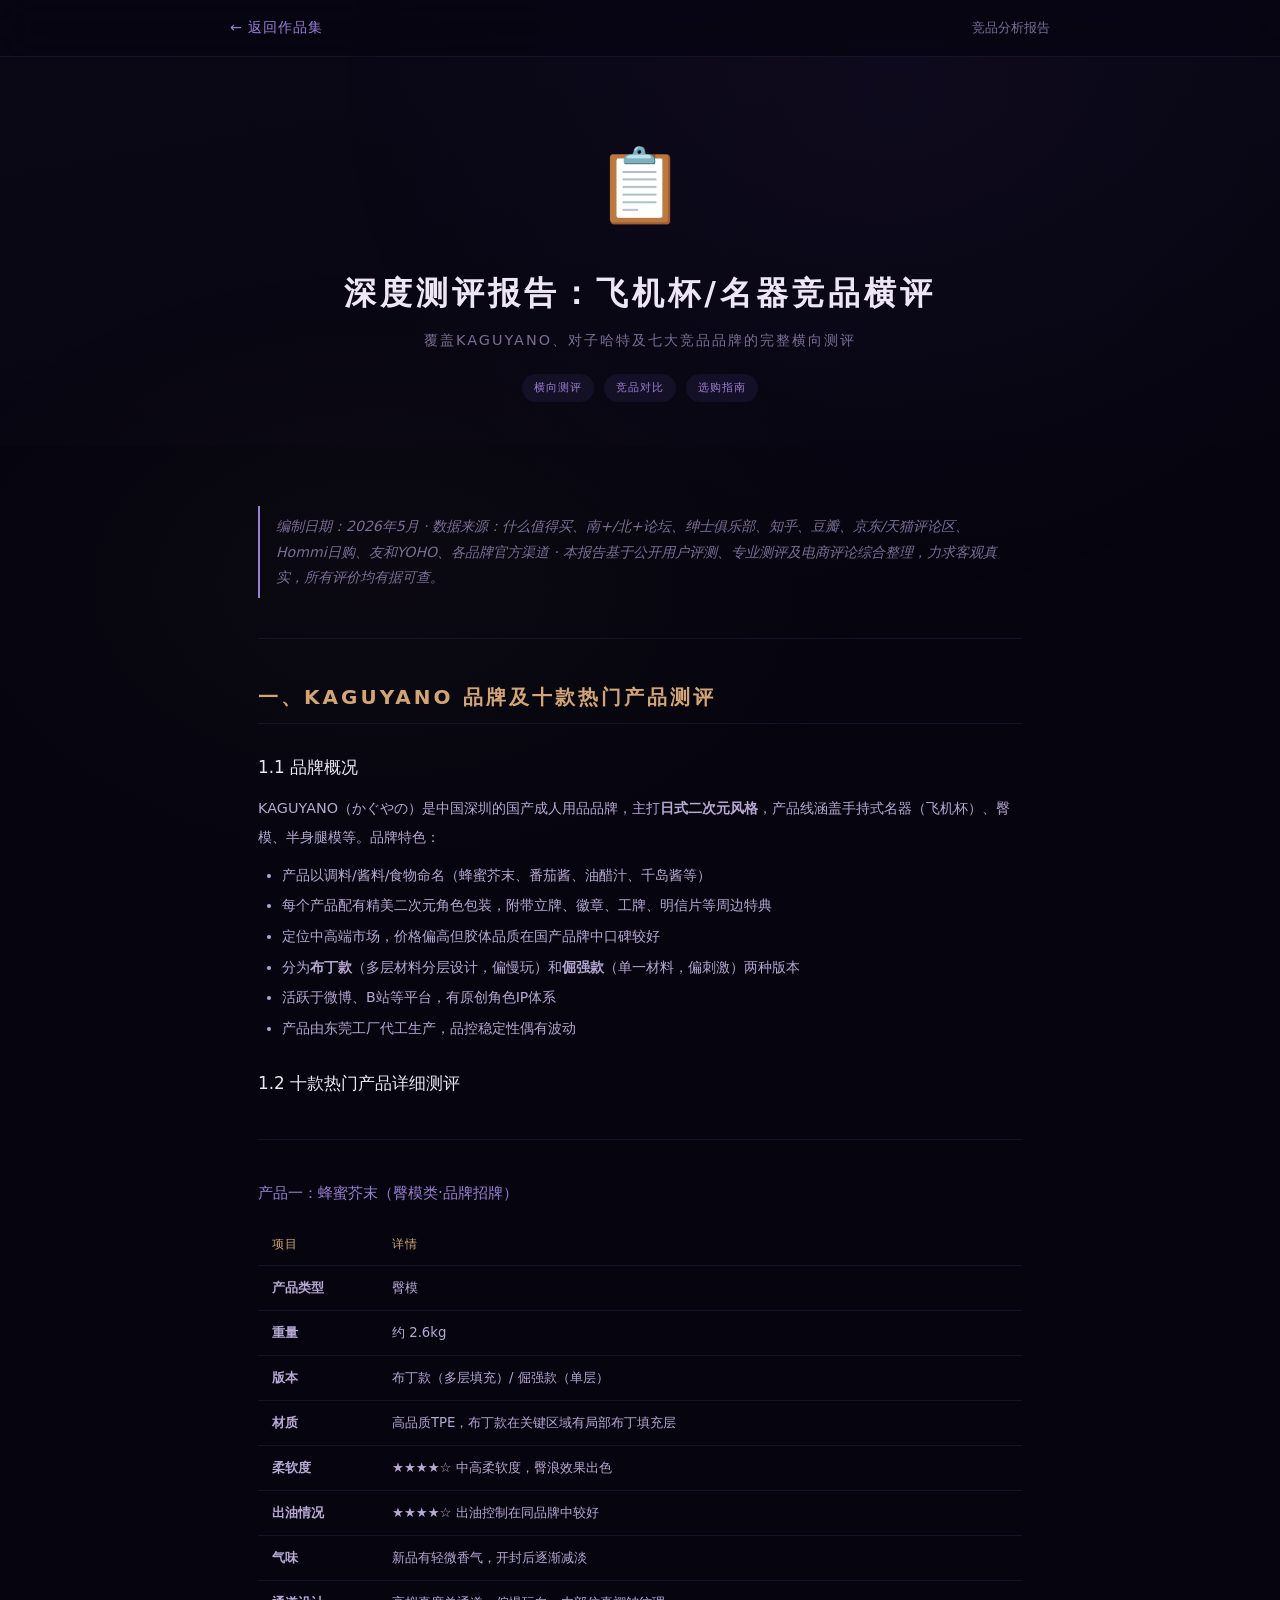
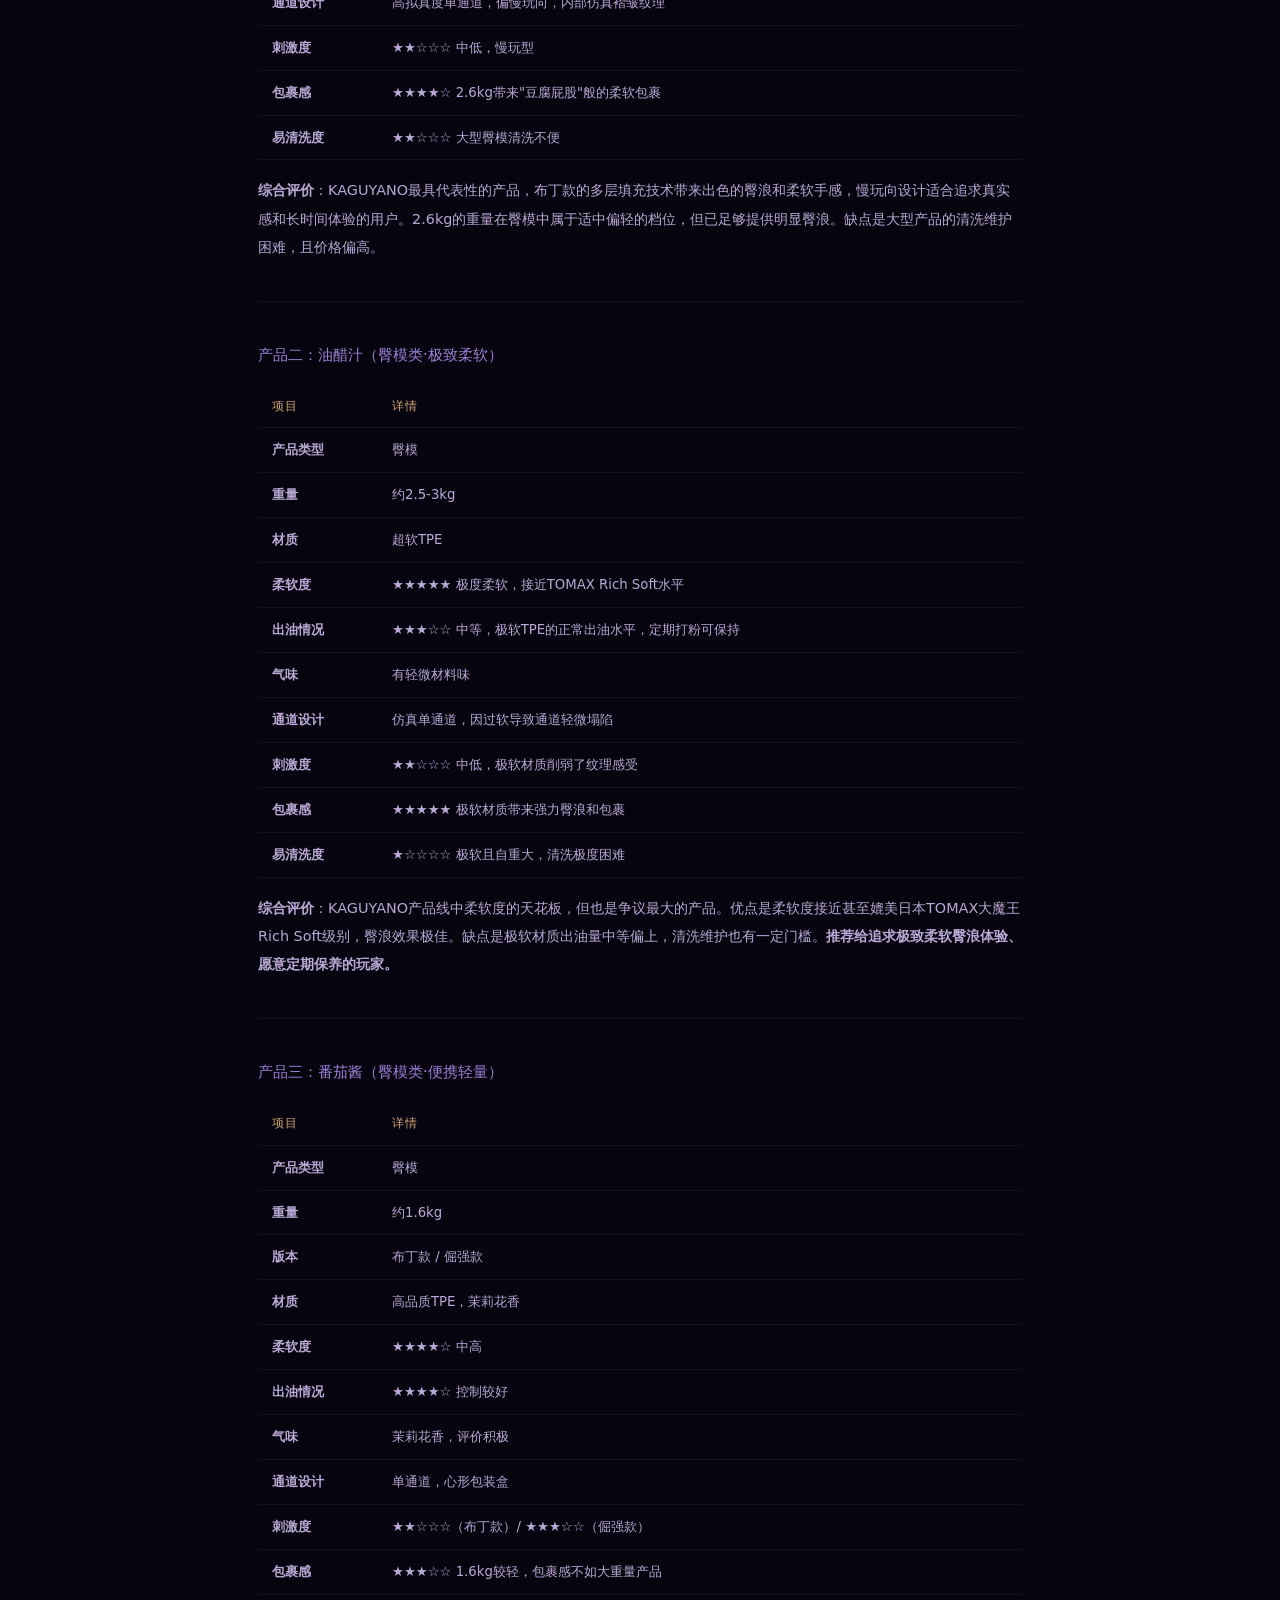
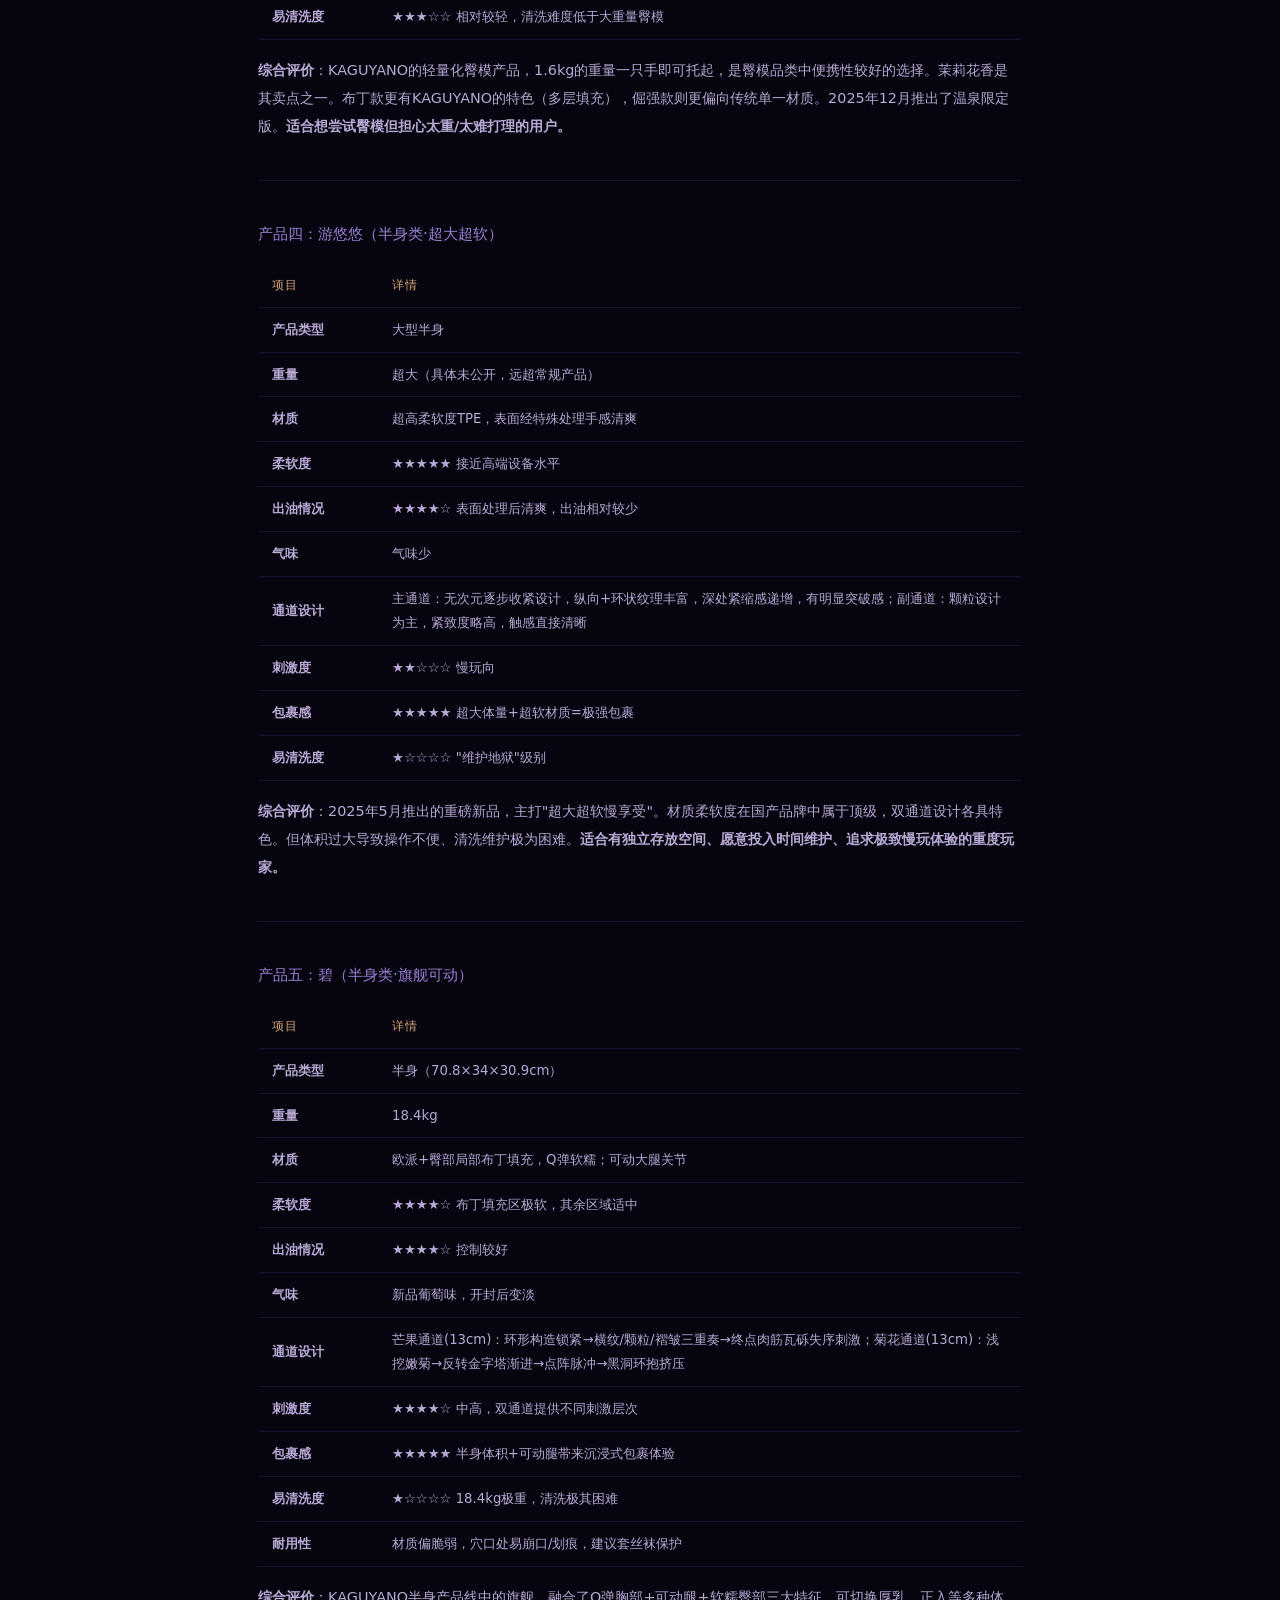
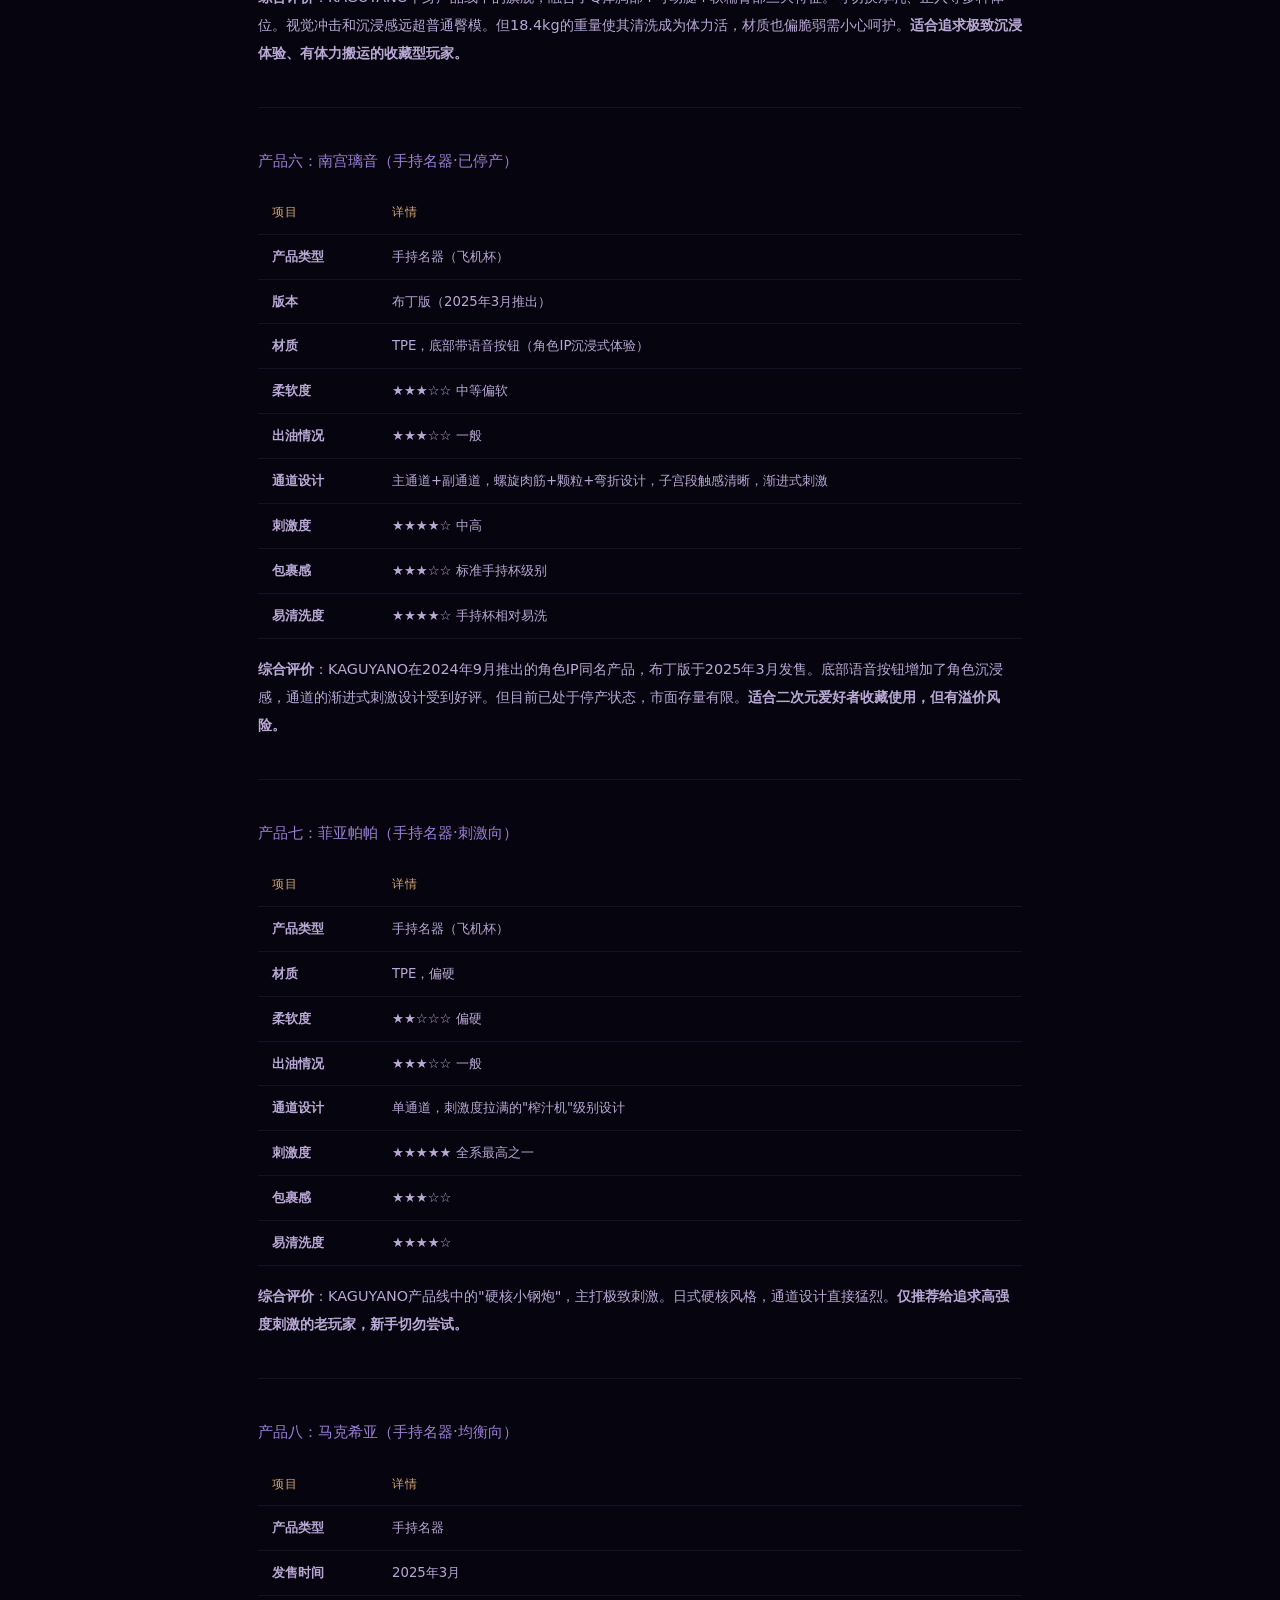
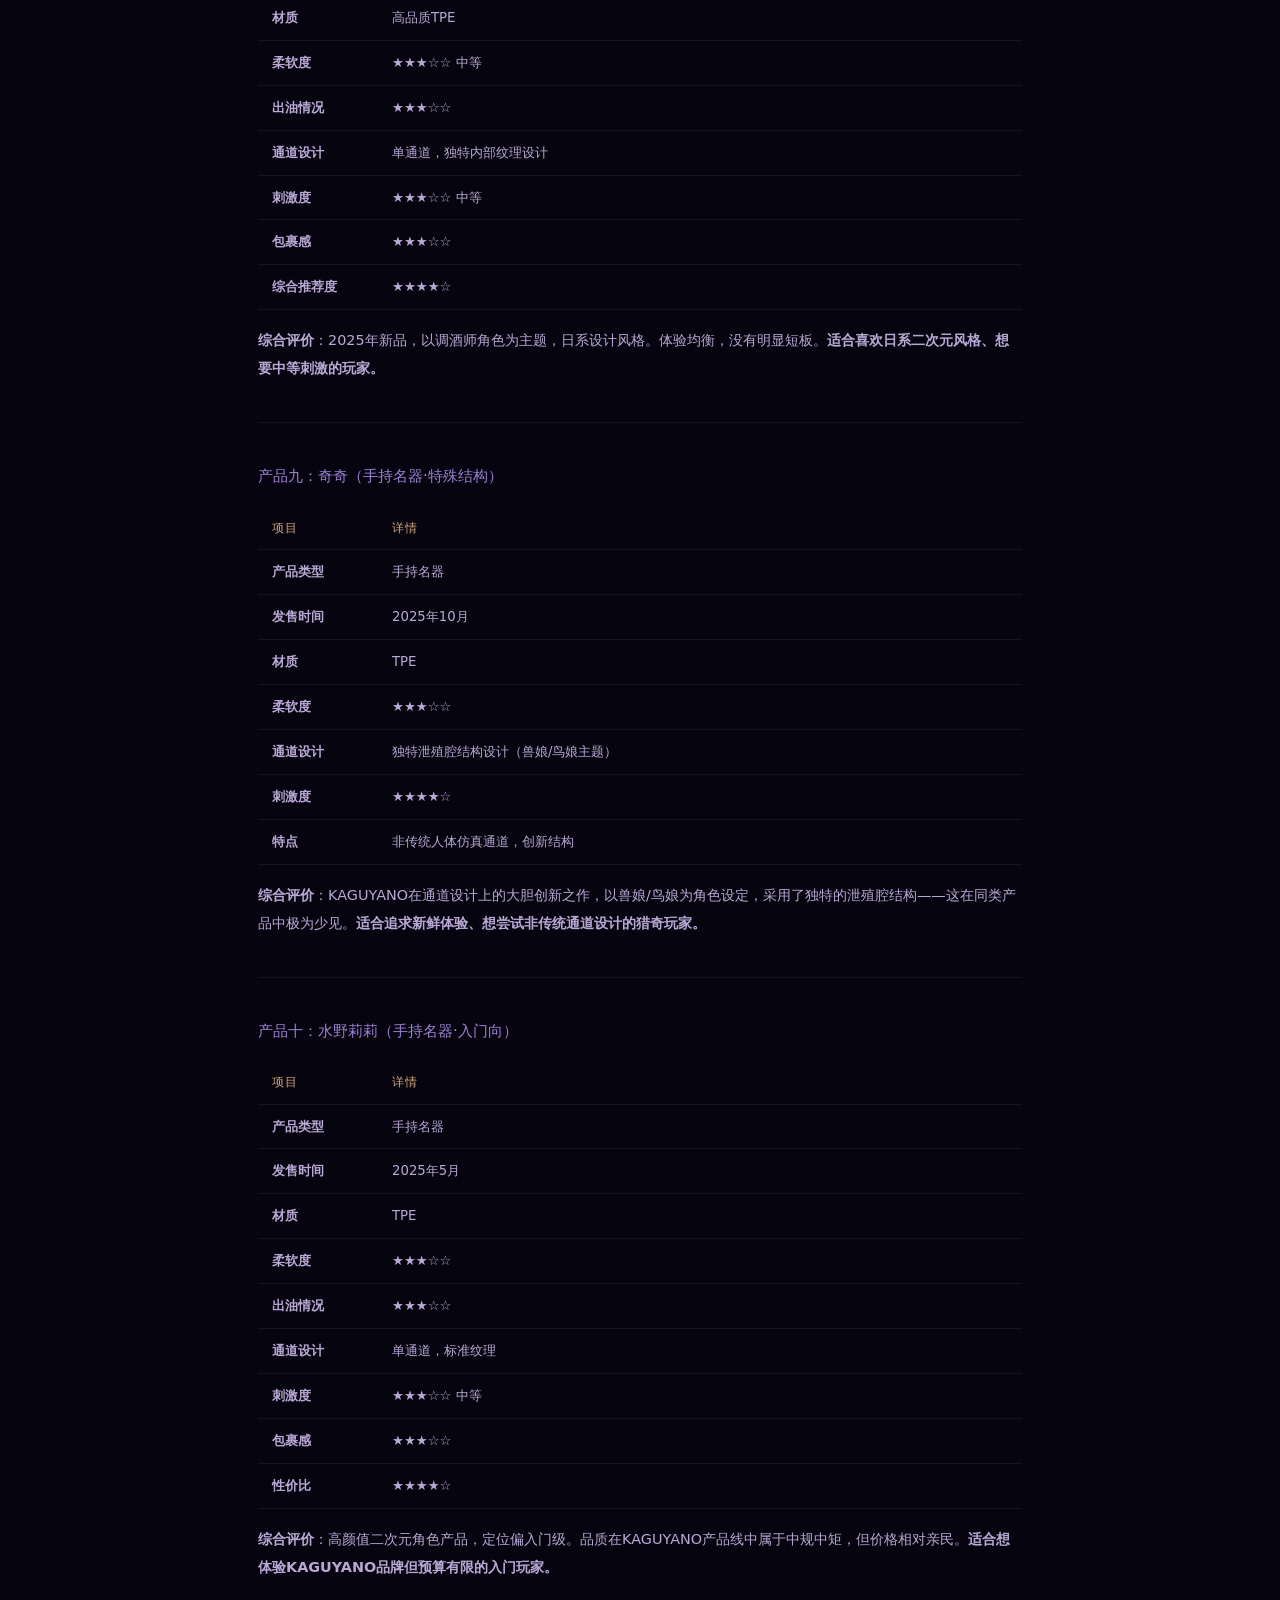
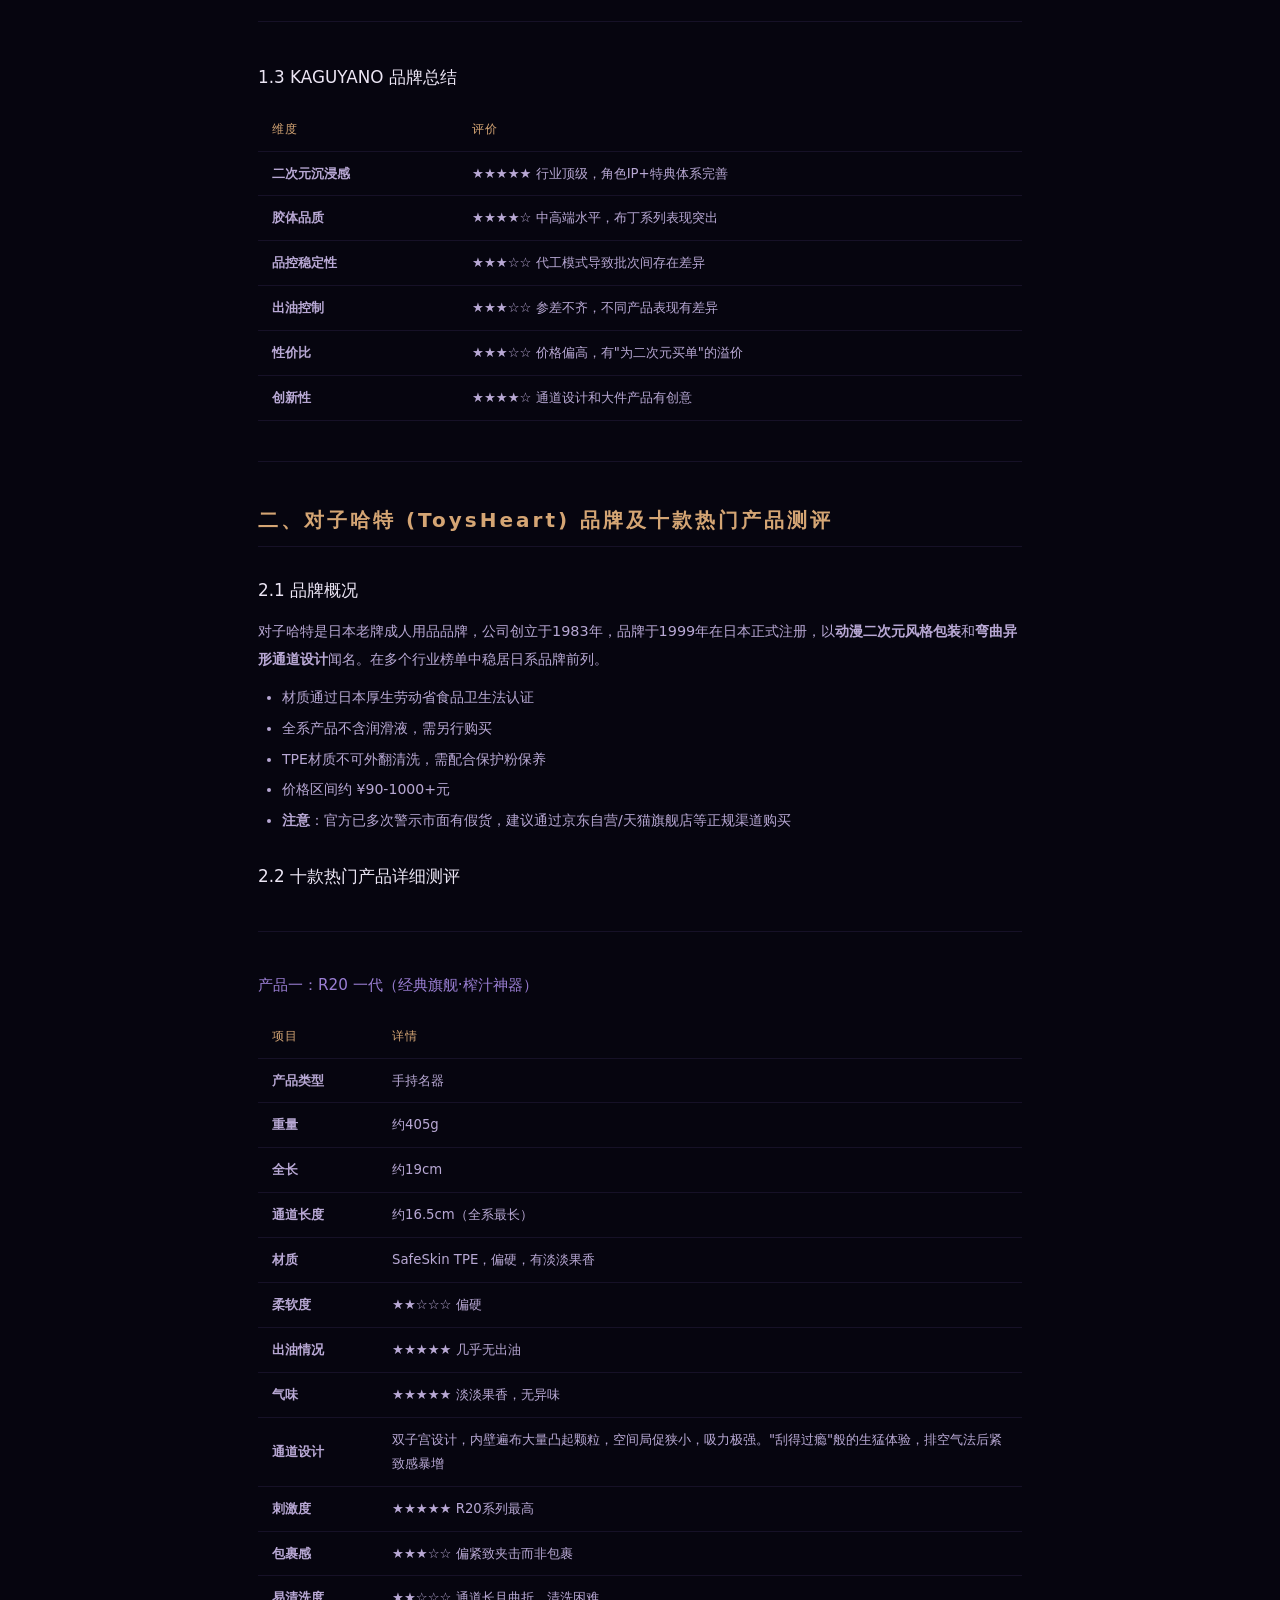
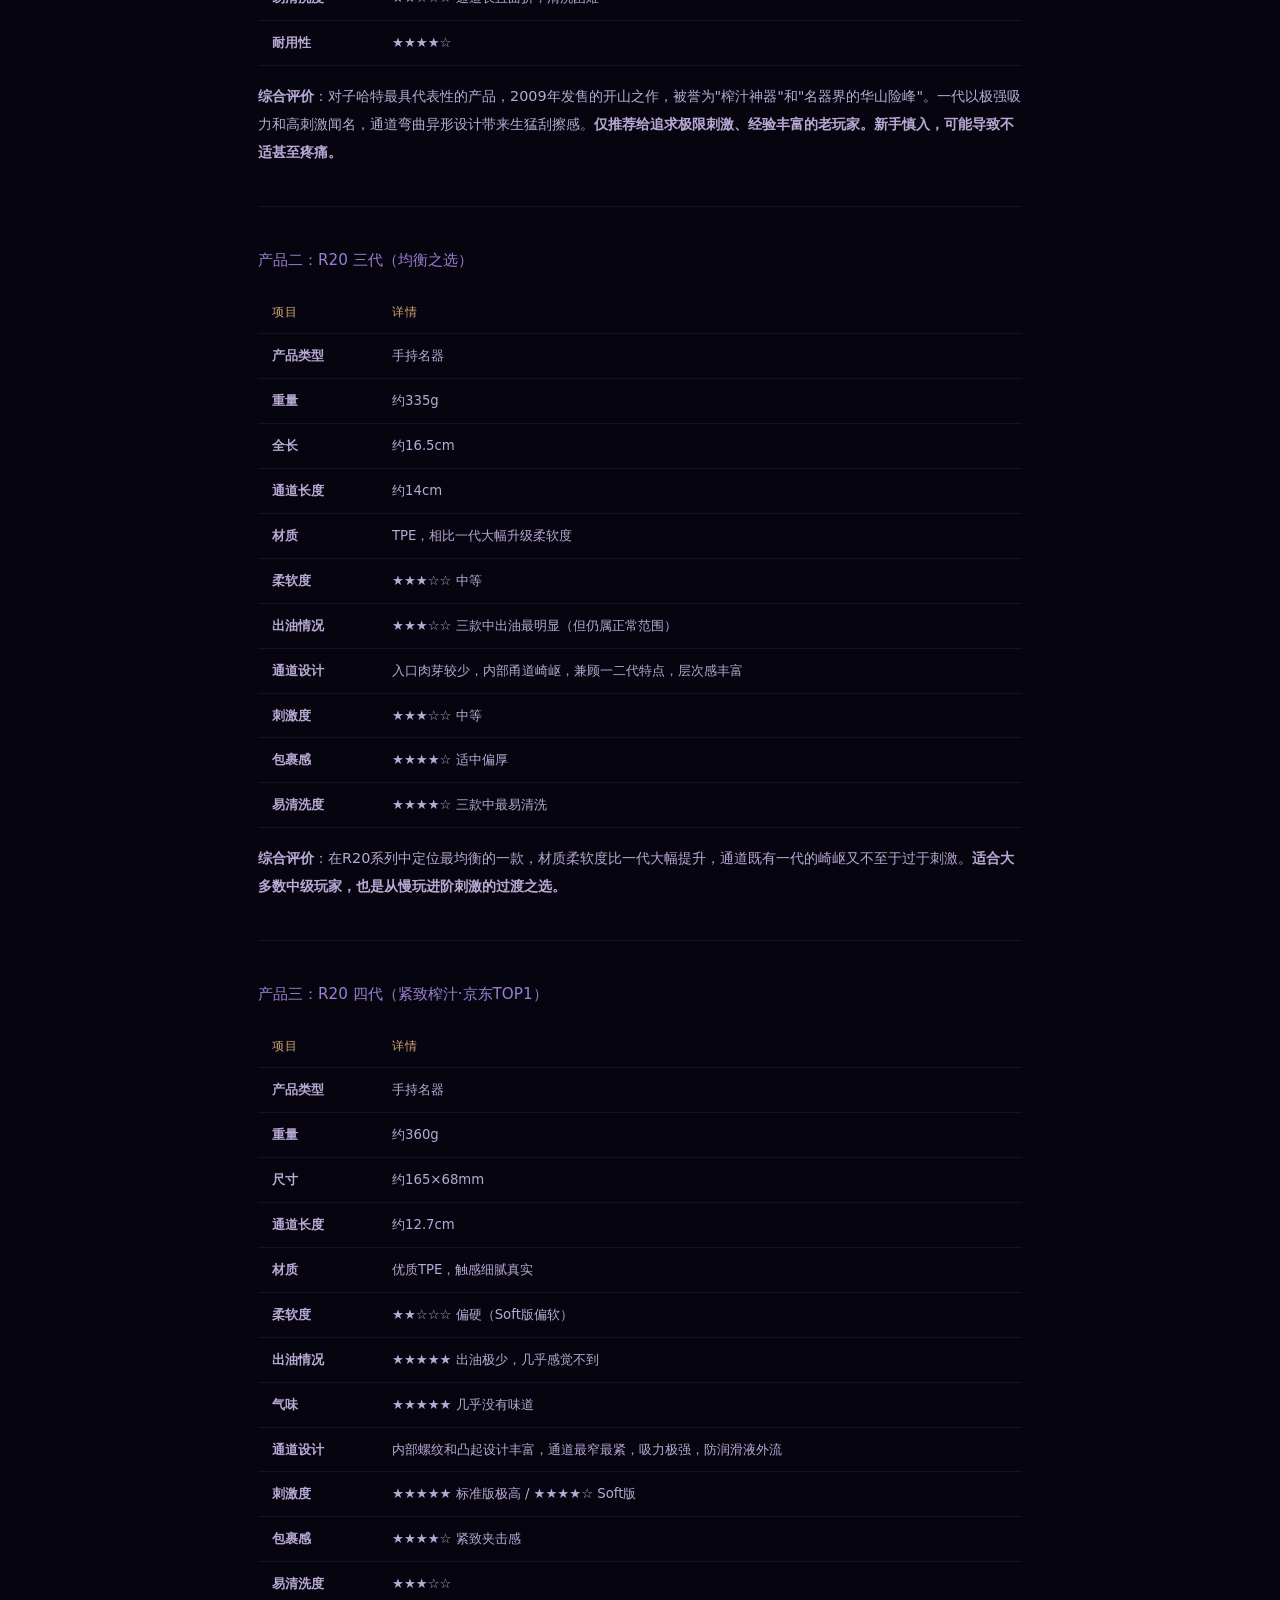
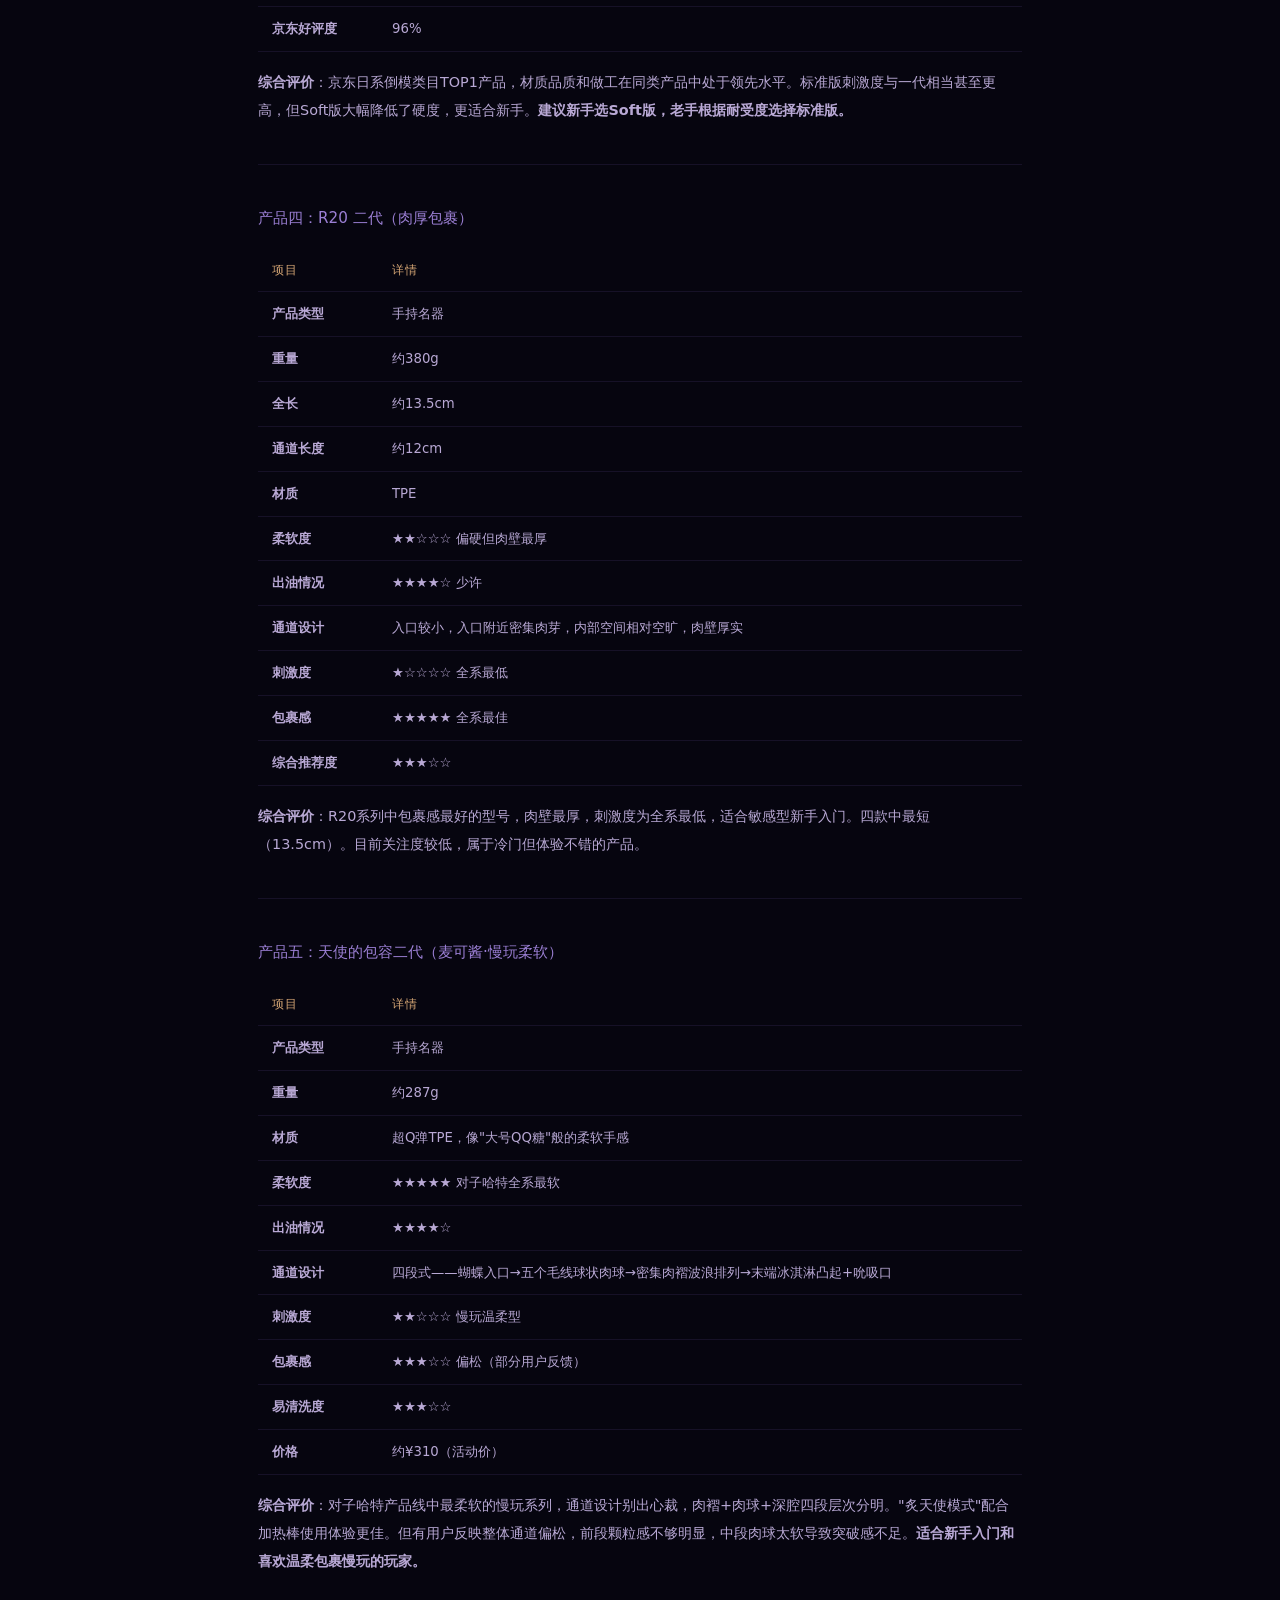
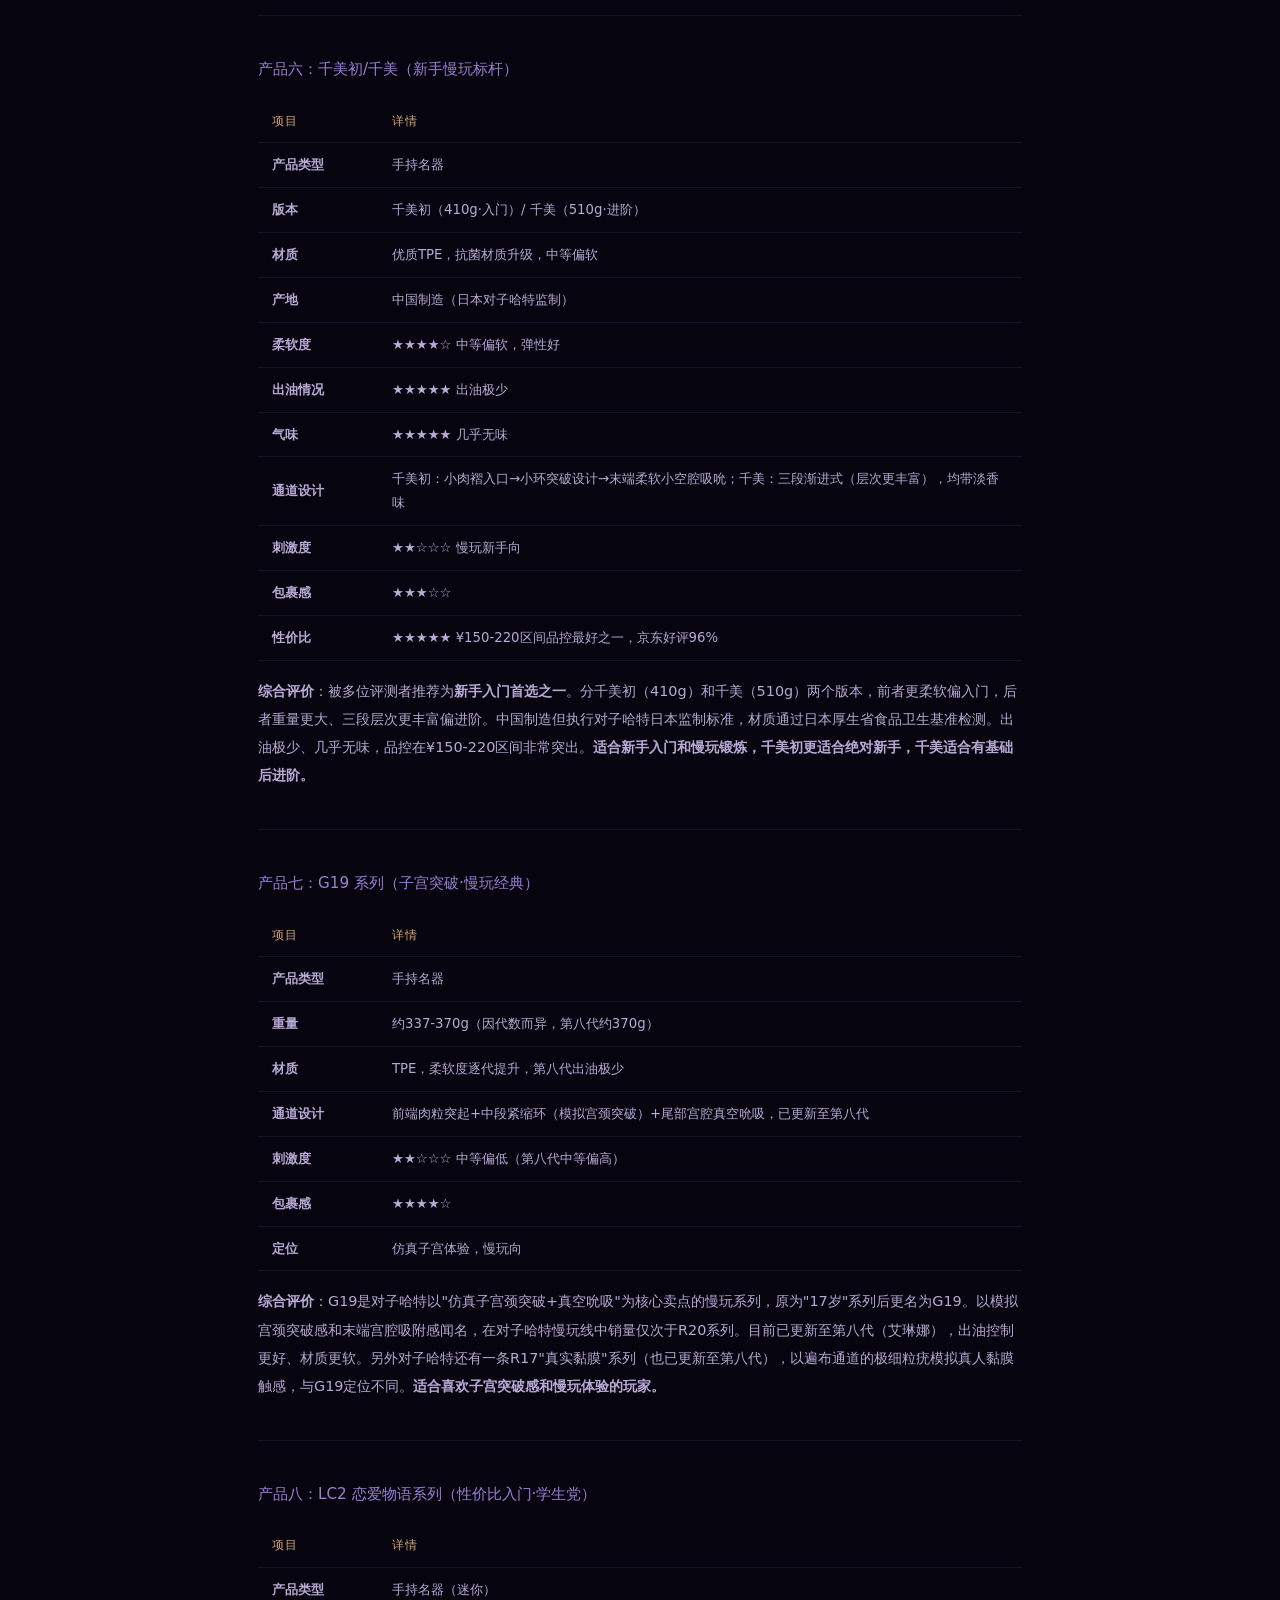
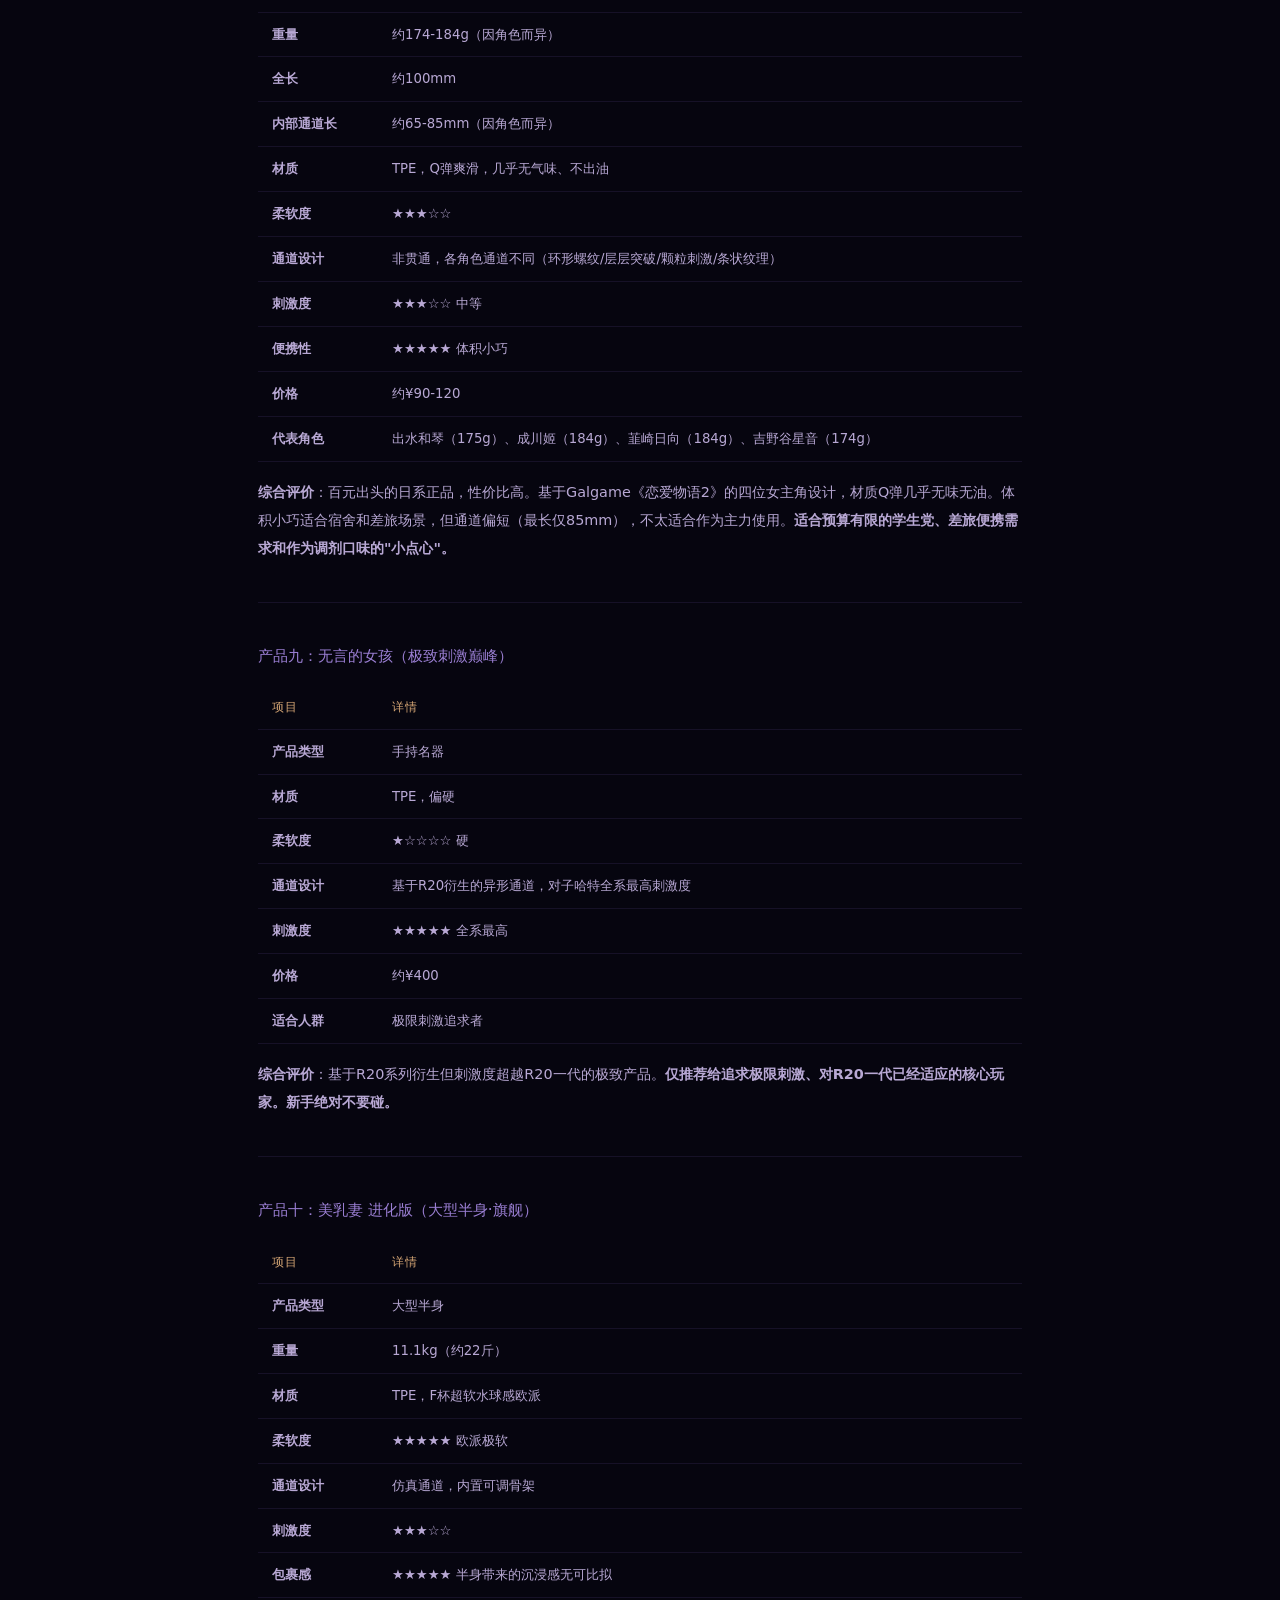
<file: works/deep-review.html>
<!DOCTYPE html>
<html lang="zh-CN">
<head>
<meta charset="UTF-8">
<meta name="viewport" content="width=device-width, initial-scale=1.0">
<title>深度测评报告：飞机杯/名器竞品横评 · 作品集</title>
<style>
  :root{
    --bg-deep:#06050f;--bg-card:rgba(20,16,45,0.5);--text-primary:#ece6f5;
    --text-secondary:#b8a8d4;--text-muted:#7a6e95;--accent-purple:#9b7fd4;
    --accent-amber:#d4a574;--glass-border:rgba(140,110,210,0.12);
    --radius:16px;--max-w:820px
  }
  *,*::before,*::after{box-sizing:border-box;margin:0;padding:0}
  body{
    font-family:'PingFang SC','Microsoft YaHei','Hiragino Sans GB',system-ui,sans-serif;
    background:var(--bg-deep);color:var(--text-primary);line-height:1.8;
    -webkit-font-smoothing:antialiased;
  }
  body::before{
    content:'';position:fixed;top:0;left:0;width:100%;height:100%;
    background:radial-gradient(ellipse at 70% 10%,rgba(120,80,200,0.05),transparent 45%),
               radial-gradient(ellipse at 30% 65%,rgba(200,150,100,0.03),transparent 40%);
    pointer-events:none;z-index:0;
  }
  .container{max-width:var(--max-w);margin:0 auto;padding:0 28px;position:relative;z-index:1}
  nav{
    position:sticky;top:0;z-index:50;
    background:rgba(8,6,20,0.78);backdrop-filter:blur(20px);
    border-bottom:1px solid var(--glass-border);padding:0 28px;
  }
  .nav-inner{max-width:var(--max-w);margin:0 auto;display:flex;align-items:center;justify-content:space-between;height:56px}
  .nav-back{color:var(--accent-purple);text-decoration:none;font-size:0.88rem;letter-spacing:1px;transition:0.2s}
  .nav-back:hover{color:var(--text-primary)}
  .nav-title{font-size:0.82rem;color:var(--text-muted)}

  header{
    padding:64px 0 44px;text-align:center;
    background:linear-gradient(170deg,rgba(80,50,130,0.06),rgba(20,12,40,0.03));
  }
  header .cover{font-size:4.5rem;margin-bottom:14px}
  header h1{font-size:2rem;font-weight:700;letter-spacing:4px;margin-bottom:6px}
  header .subtitle{color:var(--text-muted);font-size:0.9rem;letter-spacing:2px}
  header .tags{display:flex;justify-content:center;gap:10px;margin-top:20px;flex-wrap:wrap}
  header .tags span{
    font-size:0.7rem;padding:4px 12px;border-radius:20px;
    background:rgba(120,100,200,0.1);color:var(--accent-purple);letter-spacing:1px;
  }

  section{padding:44px 0}
  section h2{
    font-size:1.25rem;font-weight:600;letter-spacing:3px;
    margin-bottom:18px;color:var(--accent-amber);
    padding-bottom:8px;border-bottom:1px solid var(--glass-border);
  }
  section h3{font-size:1.05rem;font-weight:500;color:var(--text-primary);margin:28px 0 12px}
  section h4{font-size:0.95rem;font-weight:500;color:var(--accent-purple);margin:20px 0 8px}
  section p{font-size:0.9rem;color:var(--text-secondary);margin-bottom:12px;line-height:1.95}
  section ul,section ol{padding-left:24px;margin-bottom:16px}
  section li{font-size:0.88rem;color:var(--text-secondary);margin-bottom:6px;line-height:1.75}
  table{width:100%;border-collapse:collapse;margin:16px 0;font-size:0.83rem}
  th,td{padding:10px 14px;text-align:left;border-bottom:1px solid var(--glass-border)}
  th{color:var(--accent-amber);font-weight:500;font-size:0.78rem;letter-spacing:1px;white-space:nowrap}
  td{color:var(--text-secondary)}
  blockquote{
    border-left:2px solid var(--accent-purple);padding:8px 16px;
    margin:16px 0;color:var(--text-muted);font-style:italic;font-size:0.88rem;
  }
  hr{border:none;border-top:1px solid var(--glass-border);margin:40px 0}
  pre{
    background:rgba(0,0,0,0.25);padding:20px;border-radius:var(--radius);
    overflow-x:auto;font-size:0.8rem;color:var(--text-secondary);line-height:1.5;
  }

  .channel-diagram{
    background:rgba(10,8,30,0.6);border:1px solid var(--glass-border);
    border-radius:var(--radius);padding:32px 24px;margin:24px 0;
    overflow-x:auto;
  }
  .channel-diagram h4{
    text-align:center;color:var(--accent-amber);margin-bottom:20px;font-size:0.9rem;letter-spacing:2px;
  }
  .channel-bar{
    display:flex;align-items:stretch;justify-content:center;gap:0;
    min-width:600px;margin:0 auto;position:relative;
  }
  .channel-phase{
    flex:1;padding:22px 14px;text-align:center;
    border:1px solid rgba(140,110,210,0.2);
    position:relative;transition:0.3s;
  }
  .channel-phase:first-child{border-radius:12px 0 0 12px}
  .channel-phase:last-child{border-radius:0 12px 12px 0}
  .channel-phase:hover{
    background:rgba(120,90,180,0.08);border-color:var(--accent-purple);z-index:2;
  }
  .channel-phase .phase-name{
    font-size:1rem;font-weight:600;color:var(--text-primary);margin-bottom:6px;letter-spacing:1px;
  }
  .channel-phase .phase-range{
    font-size:0.7rem;color:var(--accent-purple);margin-bottom:8px;letter-spacing:1px;
  }
  .channel-phase .phase-desc{
    font-size:0.76rem;color:var(--text-secondary);line-height:1.6;
  }
  .channel-phase .phase-icon{font-size:1.5rem;margin-bottom:6px}
  .channel-arrow{
    display:flex;align-items:center;color:var(--accent-purple);
    font-size:1.2rem;padding:0 2px;
  }

  .channel-cross{
    display:flex;gap:20px;justify-content:center;flex-wrap:wrap;margin:24px 0;
  }
  .cross-item{
    text-align:center;background:rgba(20,16,45,0.4);
    border:1px solid var(--glass-border);border-radius:var(--radius);
    padding:20px;width:160px;
  }
  .cross-item .cross-svg{width:80px;height:80px;margin:0 auto 10px}
  .cross-item .cross-label{font-size:0.8rem;color:var(--accent-amber);letter-spacing:1px;margin-bottom:4px}
  .cross-item .cross-desc{font-size:0.72rem;color:var(--text-muted);line-height:1.5}

  .ref-gallery{display:flex;gap:24px;justify-content:center;flex-wrap:wrap;margin:20px 0}
  .ref-card{
    background:rgba(20,16,45,0.4);border:1px solid var(--glass-border);
    border-radius:var(--radius);overflow:hidden;max-width:420px;
    transition:0.3s;
  }
  .ref-card:hover{border-color:var(--accent-purple);transform:translateY(-2px)}
  .ref-card img{width:100%;height:auto;display:block}
  .ref-label{
    display:block;text-align:center;padding:10px;font-size:0.78rem;
    color:var(--text-muted);letter-spacing:2px;
  }

  footer{text-align:center;padding:44px 0;font-size:0.76rem;color:var(--text-muted);letter-spacing:2px;border-top:1px solid var(--glass-border)}

  @media(max-width:640px){
    header h1{font-size:1.4rem}
    .channel-bar{flex-direction:column;min-width:auto}
    .channel-phase{border-radius:0!important}
    .channel-phase:first-child{border-radius:12px 12px 0 0!important}
    .channel-phase:last-child{border-radius:0 0 12px 12px!important}
    .channel-arrow{transform:rotate(90deg)}
  }
</style>
</head>
<body>

<nav>
  <div class="nav-inner">
    <a href="../index.html" class="nav-back">← 返回作品集</a>
    <span class="nav-title">竞品分析报告</span>
  </div>
</nav>

<header>
  <div class="container">
    <div class="cover">📋</div>
    <h1>深度测评报告：飞机杯/名器竞品横评</h1>
    <p class="subtitle">覆盖KAGUYANO、对子哈特及七大竞品品牌的完整横向测评</p>
    <div class="tags">
      <span>横向测评</span><span>竞品对比</span><span>选购指南</span>
    </div>
  </div>
</header>

<section>
<div class="container">

<blockquote>编制日期：2026年5月 · 数据来源：什么值得买、南+/北+论坛、绅士俱乐部、知乎、豆瓣、京东/天猫评论区、Hommi日购、友和YOHO、各品牌官方渠道 · 本报告基于公开用户评测、专业测评及电商评论综合整理，力求客观真实，所有评价均有据可查。</blockquote>

<hr>

<h2>一、KAGUYANO 品牌及十款热门产品测评</h2>

<h3>1.1 品牌概况</h3>

<p>KAGUYANO（かぐやの）是中国深圳的国产成人用品品牌，主打<strong>日式二次元风格</strong>，产品线涵盖手持式名器（飞机杯）、臀模、半身腿模等。品牌特色：</p>

<ul>
  <li>产品以调料/酱料/食物命名（蜂蜜芥末、番茄酱、油醋汁、千岛酱等）</li>
  <li>每个产品配有精美二次元角色包装，附带立牌、徽章、工牌、明信片等周边特典</li>
  <li>定位中高端市场，价格偏高但胶体品质在国产品牌中口碑较好</li>
  <li>分为<strong>布丁款</strong>（多层材料分层设计，偏慢玩）和<strong>倔强款</strong>（单一材料，偏刺激）两种版本</li>
  <li>活跃于微博、B站等平台，有原创角色IP体系</li>
  <li>产品由东莞工厂代工生产，品控稳定性偶有波动</li>
</ul>

<h3>1.2 十款热门产品详细测评</h3>

<hr>

<h4>产品一：蜂蜜芥末（臀模类·品牌招牌）</h4>

<table>
<tr><th style="width:120px">项目</th><th>详情</th></tr>
<tr><td><strong>产品类型</strong></td><td>臀模</td></tr>
<tr><td><strong>重量</strong></td><td>约 2.6kg</td></tr>
<tr><td><strong>版本</strong></td><td>布丁款（多层填充）/ 倔强款（单层）</td></tr>
<tr><td><strong>材质</strong></td><td>高品质TPE，布丁款在关键区域有局部布丁填充层</td></tr>
<tr><td><strong>柔软度</strong></td><td>★★★★☆ 中高柔软度，臀浪效果出色</td></tr>
<tr><td><strong>出油情况</strong></td><td>★★★★☆ 出油控制在同品牌中较好</td></tr>
<tr><td><strong>气味</strong></td><td>新品有轻微香气，开封后逐渐减淡</td></tr>
<tr><td><strong>通道设计</strong></td><td>高拟真度单通道，偏慢玩向，内部仿真褶皱纹理</td></tr>
<tr><td><strong>刺激度</strong></td><td>★★☆☆☆ 中低，慢玩型</td></tr>
<tr><td><strong>包裹感</strong></td><td>★★★★☆ 2.6kg带来"豆腐屁股"般的柔软包裹</td></tr>
<tr><td><strong>易清洗度</strong></td><td>★★☆☆☆ 大型臀模清洗不便</td></tr>
</table>

<p><strong>综合评价</strong>：KAGUYANO最具代表性的产品，布丁款的多层填充技术带来出色的臀浪和柔软手感，慢玩向设计适合追求真实感和长时间体验的用户。2.6kg的重量在臀模中属于适中偏轻的档位，但已足够提供明显臀浪。缺点是大型产品的清洗维护困难，且价格偏高。</p>

<hr>

<h4>产品二：油醋汁（臀模类·极致柔软）</h4>

<table>
<tr><th style="width:120px">项目</th><th>详情</th></tr>
<tr><td><strong>产品类型</strong></td><td>臀模</td></tr>
<tr><td><strong>重量</strong></td><td>约2.5-3kg</td></tr>
<tr><td><strong>材质</strong></td><td>超软TPE</td></tr>
<tr><td><strong>柔软度</strong></td><td>★★★★★ 极度柔软，接近TOMAX Rich Soft水平</td></tr>
<tr><td><strong>出油情况</strong></td><td>★★★☆☆ 中等，极软TPE的正常出油水平，定期打粉可保持</td></tr>
<tr><td><strong>气味</strong></td><td>有轻微材料味</td></tr>
<tr><td><strong>通道设计</strong></td><td>仿真单通道，因过软导致通道轻微塌陷</td></tr>
<tr><td><strong>刺激度</strong></td><td>★★☆☆☆ 中低，极软材质削弱了纹理感受</td></tr>
<tr><td><strong>包裹感</strong></td><td>★★★★★ 极软材质带来强力臀浪和包裹</td></tr>
<tr><td><strong>易清洗度</strong></td><td>★☆☆☆☆ 极软且自重大，清洗极度困难</td></tr>
</table>

<p><strong>综合评价</strong>：KAGUYANO产品线中柔软度的天花板，但也是争议最大的产品。优点是柔软度接近甚至媲美日本TOMAX大魔王Rich Soft级别，臀浪效果极佳。缺点是极软材质出油量中等偏上，清洗维护也有一定门槛。<strong>推荐给追求极致柔软臀浪体验、愿意定期保养的玩家。</strong></p>

<hr>

<h4>产品三：番茄酱（臀模类·便携轻量）</h4>

<table>
<tr><th style="width:120px">项目</th><th>详情</th></tr>
<tr><td><strong>产品类型</strong></td><td>臀模</td></tr>
<tr><td><strong>重量</strong></td><td>约1.6kg</td></tr>
<tr><td><strong>版本</strong></td><td>布丁款 / 倔强款</td></tr>
<tr><td><strong>材质</strong></td><td>高品质TPE，茉莉花香</td></tr>
<tr><td><strong>柔软度</strong></td><td>★★★★☆ 中高</td></tr>
<tr><td><strong>出油情况</strong></td><td>★★★★☆ 控制较好</td></tr>
<tr><td><strong>气味</strong></td><td>茉莉花香，评价积极</td></tr>
<tr><td><strong>通道设计</strong></td><td>单通道，心形包装盒</td></tr>
<tr><td><strong>刺激度</strong></td><td>★★☆☆☆（布丁款）/ ★★★☆☆（倔强款）</td></tr>
<tr><td><strong>包裹感</strong></td><td>★★★☆☆ 1.6kg较轻，包裹感不如大重量产品</td></tr>
<tr><td><strong>易清洗度</strong></td><td>★★★☆☆ 相对较轻，清洗难度低于大重量臀模</td></tr>
</table>

<p><strong>综合评价</strong>：KAGUYANO的轻量化臀模产品，1.6kg的重量一只手即可托起，是臀模品类中便携性较好的选择。茉莉花香是其卖点之一。布丁款更有KAGUYANO的特色（多层填充），倔强款则更偏向传统单一材质。2025年12月推出了温泉限定版。<strong>适合想尝试臀模但担心太重/太难打理的用户。</strong></p>

<hr>

<h4>产品四：游悠悠（半身类·超大超软）</h4>

<table>
<tr><th style="width:120px">项目</th><th>详情</th></tr>
<tr><td><strong>产品类型</strong></td><td>大型半身</td></tr>
<tr><td><strong>重量</strong></td><td>超大（具体未公开，远超常规产品）</td></tr>
<tr><td><strong>材质</strong></td><td>超高柔软度TPE，表面经特殊处理手感清爽</td></tr>
<tr><td><strong>柔软度</strong></td><td>★★★★★ 接近高端设备水平</td></tr>
<tr><td><strong>出油情况</strong></td><td>★★★★☆ 表面处理后清爽，出油相对较少</td></tr>
<tr><td><strong>气味</strong></td><td>气味少</td></tr>
<tr><td><strong>通道设计</strong></td><td>主通道：无次元逐步收紧设计，纵向+环状纹理丰富，深处紧缩感递增，有明显突破感；副通道：颗粒设计为主，紧致度略高，触感直接清晰</td></tr>
<tr><td><strong>刺激度</strong></td><td>★★☆☆☆ 慢玩向</td></tr>
<tr><td><strong>包裹感</strong></td><td>★★★★★ 超大体量+超软材质=极强包裹</td></tr>
<tr><td><strong>易清洗度</strong></td><td>★☆☆☆☆ "维护地狱"级别</td></tr>
</table>

<p><strong>综合评价</strong>：2025年5月推出的重磅新品，主打"超大超软慢享受"。材质柔软度在国产品牌中属于顶级，双通道设计各具特色。但体积过大导致操作不便、清洗维护极为困难。<strong>适合有独立存放空间、愿意投入时间维护、追求极致慢玩体验的重度玩家。</strong></p>

<hr>

<h4>产品五：碧（半身类·旗舰可动）</h4>

<table>
<tr><th style="width:120px">项目</th><th>详情</th></tr>
<tr><td><strong>产品类型</strong></td><td>半身（70.8×34×30.9cm）</td></tr>
<tr><td><strong>重量</strong></td><td>18.4kg</td></tr>
<tr><td><strong>材质</strong></td><td>欧派+臀部局部布丁填充，Q弹软糯；可动大腿关节</td></tr>
<tr><td><strong>柔软度</strong></td><td>★★★★☆ 布丁填充区极软，其余区域适中</td></tr>
<tr><td><strong>出油情况</strong></td><td>★★★★☆ 控制较好</td></tr>
<tr><td><strong>气味</strong></td><td>新品葡萄味，开封后变淡</td></tr>
<tr><td><strong>通道设计</strong></td><td>芒果通道(13cm)：环形构造锁紧→横纹/颗粒/褶皱三重奏→终点肉筋瓦砾失序刺激；菊花通道(13cm)：浅挖嫩菊→反转金字塔渐进→点阵脉冲→黑洞环抱挤压</td></tr>
<tr><td><strong>刺激度</strong></td><td>★★★★☆ 中高，双通道提供不同刺激层次</td></tr>
<tr><td><strong>包裹感</strong></td><td>★★★★★ 半身体积+可动腿带来沉浸式包裹体验</td></tr>
<tr><td><strong>易清洗度</strong></td><td>★☆☆☆☆ 18.4kg极重，清洗极其困难</td></tr>
<tr><td><strong>耐用性</strong></td><td>材质偏脆弱，穴口处易崩口/划痕，建议套丝袜保护</td></tr>
</table>

<p><strong>综合评价</strong>：KAGUYANO半身产品线中的旗舰，融合了Q弹胸部+可动腿+软糯臀部三大特征。可切换厚乳、正入等多种体位。视觉冲击和沉浸感远超普通臀模。但18.4kg的重量使其清洗成为体力活，材质也偏脆弱需小心呵护。<strong>适合追求极致沉浸体验、有体力搬运的收藏型玩家。</strong></p>

<hr>

<h4>产品六：南宫璃音（手持名器·已停产）</h4>

<table>
<tr><th style="width:120px">项目</th><th>详情</th></tr>
<tr><td><strong>产品类型</strong></td><td>手持名器（飞机杯）</td></tr>
<tr><td><strong>版本</strong></td><td>布丁版（2025年3月推出）</td></tr>
<tr><td><strong>材质</strong></td><td>TPE，底部带语音按钮（角色IP沉浸式体验）</td></tr>
<tr><td><strong>柔软度</strong></td><td>★★★☆☆ 中等偏软</td></tr>
<tr><td><strong>出油情况</strong></td><td>★★★☆☆ 一般</td></tr>
<tr><td><strong>通道设计</strong></td><td>主通道+副通道，螺旋肉筋+颗粒+弯折设计，子宫段触感清晰，渐进式刺激</td></tr>
<tr><td><strong>刺激度</strong></td><td>★★★★☆ 中高</td></tr>
<tr><td><strong>包裹感</strong></td><td>★★★☆☆ 标准手持杯级别</td></tr>
<tr><td><strong>易清洗度</strong></td><td>★★★★☆ 手持杯相对易洗</td></tr>
</table>

<p><strong>综合评价</strong>：KAGUYANO在2024年9月推出的角色IP同名产品，布丁版于2025年3月发售。底部语音按钮增加了角色沉浸感，通道的渐进式刺激设计受到好评。但目前已处于停产状态，市面存量有限。<strong>适合二次元爱好者收藏使用，但有溢价风险。</strong></p>

<hr>

<h4>产品七：菲亚帕帕（手持名器·刺激向）</h4>

<table>
<tr><th style="width:120px">项目</th><th>详情</th></tr>
<tr><td><strong>产品类型</strong></td><td>手持名器（飞机杯）</td></tr>
<tr><td><strong>材质</strong></td><td>TPE，偏硬</td></tr>
<tr><td><strong>柔软度</strong></td><td>★★☆☆☆ 偏硬</td></tr>
<tr><td><strong>出油情况</strong></td><td>★★★☆☆ 一般</td></tr>
<tr><td><strong>通道设计</strong></td><td>单通道，刺激度拉满的"榨汁机"级别设计</td></tr>
<tr><td><strong>刺激度</strong></td><td>★★★★★ 全系最高之一</td></tr>
<tr><td><strong>包裹感</strong></td><td>★★★☆☆</td></tr>
<tr><td><strong>易清洗度</strong></td><td>★★★★☆</td></tr>
</table>

<p><strong>综合评价</strong>：KAGUYANO产品线中的"硬核小钢炮"，主打极致刺激。日式硬核风格，通道设计直接猛烈。<strong>仅推荐给追求高强度刺激的老玩家，新手切勿尝试。</strong></p>

<hr>

<h4>产品八：马克希亚（手持名器·均衡向）</h4>

<table>
<tr><th style="width:120px">项目</th><th>详情</th></tr>
<tr><td><strong>产品类型</strong></td><td>手持名器</td></tr>
<tr><td><strong>发售时间</strong></td><td>2025年3月</td></tr>
<tr><td><strong>材质</strong></td><td>高品质TPE</td></tr>
<tr><td><strong>柔软度</strong></td><td>★★★☆☆ 中等</td></tr>
<tr><td><strong>出油情况</strong></td><td>★★★☆☆</td></tr>
<tr><td><strong>通道设计</strong></td><td>单通道，独特内部纹理设计</td></tr>
<tr><td><strong>刺激度</strong></td><td>★★★☆☆ 中等</td></tr>
<tr><td><strong>包裹感</strong></td><td>★★★☆☆</td></tr>
<tr><td><strong>综合推荐度</strong></td><td>★★★★☆</td></tr>
</table>

<p><strong>综合评价</strong>：2025年新品，以调酒师角色为主题，日系设计风格。体验均衡，没有明显短板。<strong>适合喜欢日系二次元风格、想要中等刺激的玩家。</strong></p>

<hr>

<h4>产品九：奇奇（手持名器·特殊结构）</h4>

<table>
<tr><th style="width:120px">项目</th><th>详情</th></tr>
<tr><td><strong>产品类型</strong></td><td>手持名器</td></tr>
<tr><td><strong>发售时间</strong></td><td>2025年10月</td></tr>
<tr><td><strong>材质</strong></td><td>TPE</td></tr>
<tr><td><strong>柔软度</strong></td><td>★★★☆☆</td></tr>
<tr><td><strong>通道设计</strong></td><td>独特泄殖腔结构设计（兽娘/鸟娘主题）</td></tr>
<tr><td><strong>刺激度</strong></td><td>★★★★☆</td></tr>
<tr><td><strong>特点</strong></td><td>非传统人体仿真通道，创新结构</td></tr>
</table>

<p><strong>综合评价</strong>：KAGUYANO在通道设计上的大胆创新之作，以兽娘/鸟娘为角色设定，采用了独特的泄殖腔结构——这在同类产品中极为少见。<strong>适合追求新鲜体验、想尝试非传统通道设计的猎奇玩家。</strong></p>

<hr>

<h4>产品十：水野莉莉（手持名器·入门向）</h4>

<table>
<tr><th style="width:120px">项目</th><th>详情</th></tr>
<tr><td><strong>产品类型</strong></td><td>手持名器</td></tr>
<tr><td><strong>发售时间</strong></td><td>2025年5月</td></tr>
<tr><td><strong>材质</strong></td><td>TPE</td></tr>
<tr><td><strong>柔软度</strong></td><td>★★★☆☆</td></tr>
<tr><td><strong>出油情况</strong></td><td>★★★☆☆</td></tr>
<tr><td><strong>通道设计</strong></td><td>单通道，标准纹理</td></tr>
<tr><td><strong>刺激度</strong></td><td>★★★☆☆ 中等</td></tr>
<tr><td><strong>包裹感</strong></td><td>★★★☆☆</td></tr>
<tr><td><strong>性价比</strong></td><td>★★★★☆</td></tr>
</table>

<p><strong>综合评价</strong>：高颜值二次元角色产品，定位偏入门级。品质在KAGUYANO产品线中属于中规中矩，但价格相对亲民。<strong>适合想体验KAGUYANO品牌但预算有限的入门玩家。</strong></p>

<hr>

<h3>1.3 KAGUYANO 品牌总结</h3>

<table>
<tr><th>维度</th><th>评价</th></tr>
<tr><td><strong>二次元沉浸感</strong></td><td>★★★★★ 行业顶级，角色IP+特典体系完善</td></tr>
<tr><td><strong>胶体品质</strong></td><td>★★★★☆ 中高端水平，布丁系列表现突出</td></tr>
<tr><td><strong>品控稳定性</strong></td><td>★★★☆☆ 代工模式导致批次间存在差异</td></tr>
<tr><td><strong>出油控制</strong></td><td>★★★☆☆ 参差不齐，不同产品表现有差异</td></tr>
<tr><td><strong>性价比</strong></td><td>★★★☆☆ 价格偏高，有"为二次元买单"的溢价</td></tr>
<tr><td><strong>创新性</strong></td><td>★★★★☆ 通道设计和大件产品有创意</td></tr>
</table>

<hr>

<h2>二、对子哈特 (ToysHeart) 品牌及十款热门产品测评</h2>

<h3>2.1 品牌概况</h3>

<p>对子哈特是日本老牌成人用品品牌，公司创立于1983年，品牌于1999年在日本正式注册，以<strong>动漫二次元风格包装</strong>和<strong>弯曲异形通道设计</strong>闻名。在多个行业榜单中稳居日系品牌前列。</p>

<ul>
  <li>材质通过日本厚生劳动省食品卫生法认证</li>
  <li>全系产品不含润滑液，需另行购买</li>
  <li>TPE材质不可外翻清洗，需配合保护粉保养</li>
  <li>价格区间约 ¥90-1000+元</li>
  <li><strong>注意</strong>：官方已多次警示市面有假货，建议通过京东自营/天猫旗舰店等正规渠道购买</li>
</ul>

<h3>2.2 十款热门产品详细测评</h3>

<hr>

<h4>产品一：R20 一代（经典旗舰·榨汁神器）</h4>

<table>
<tr><th style="width:120px">项目</th><th>详情</th></tr>
<tr><td><strong>产品类型</strong></td><td>手持名器</td></tr>
<tr><td><strong>重量</strong></td><td>约405g</td></tr>
<tr><td><strong>全长</strong></td><td>约19cm</td></tr>
<tr><td><strong>通道长度</strong></td><td>约16.5cm（全系最长）</td></tr>
<tr><td><strong>材质</strong></td><td>SafeSkin TPE，偏硬，有淡淡果香</td></tr>
<tr><td><strong>柔软度</strong></td><td>★★☆☆☆ 偏硬</td></tr>
<tr><td><strong>出油情况</strong></td><td>★★★★★ 几乎无出油</td></tr>
<tr><td><strong>气味</strong></td><td>★★★★★ 淡淡果香，无异味</td></tr>
<tr><td><strong>通道设计</strong></td><td>双子宫设计，内壁遍布大量凸起颗粒，空间局促狭小，吸力极强。"刮得过瘾"般的生猛体验，排空气法后紧致感暴增</td></tr>
<tr><td><strong>刺激度</strong></td><td>★★★★★ R20系列最高</td></tr>
<tr><td><strong>包裹感</strong></td><td>★★★☆☆ 偏紧致夹击而非包裹</td></tr>
<tr><td><strong>易清洗度</strong></td><td>★★☆☆☆ 通道长且曲折，清洗困难</td></tr>
<tr><td><strong>耐用性</strong></td><td>★★★★☆</td></tr>
</table>

<p><strong>综合评价</strong>：对子哈特最具代表性的产品，2009年发售的开山之作，被誉为"榨汁神器"和"名器界的华山险峰"。一代以极强吸力和高刺激闻名，通道弯曲异形设计带来生猛刮擦感。<strong>仅推荐给追求极限刺激、经验丰富的老玩家。新手慎入，可能导致不适甚至疼痛。</strong></p>

<hr>

<h4>产品二：R20 三代（均衡之选）</h4>

<table>
<tr><th style="width:120px">项目</th><th>详情</th></tr>
<tr><td><strong>产品类型</strong></td><td>手持名器</td></tr>
<tr><td><strong>重量</strong></td><td>约335g</td></tr>
<tr><td><strong>全长</strong></td><td>约16.5cm</td></tr>
<tr><td><strong>通道长度</strong></td><td>约14cm</td></tr>
<tr><td><strong>材质</strong></td><td>TPE，相比一代大幅升级柔软度</td></tr>
<tr><td><strong>柔软度</strong></td><td>★★★☆☆ 中等</td></tr>
<tr><td><strong>出油情况</strong></td><td>★★★☆☆ 三款中出油最明显（但仍属正常范围）</td></tr>
<tr><td><strong>通道设计</strong></td><td>入口肉芽较少，内部甬道崎岖，兼顾一二代特点，层次感丰富</td></tr>
<tr><td><strong>刺激度</strong></td><td>★★★☆☆ 中等</td></tr>
<tr><td><strong>包裹感</strong></td><td>★★★★☆ 适中偏厚</td></tr>
<tr><td><strong>易清洗度</strong></td><td>★★★★☆ 三款中最易清洗</td></tr>
</table>

<p><strong>综合评价</strong>：在R20系列中定位最均衡的一款，材质柔软度比一代大幅提升，通道既有一代的崎岖又不至于过于刺激。<strong>适合大多数中级玩家，也是从慢玩进阶刺激的过渡之选。</strong></p>

<hr>

<h4>产品三：R20 四代（紧致榨汁·京东TOP1）</h4>

<table>
<tr><th style="width:120px">项目</th><th>详情</th></tr>
<tr><td><strong>产品类型</strong></td><td>手持名器</td></tr>
<tr><td><strong>重量</strong></td><td>约360g</td></tr>
<tr><td><strong>尺寸</strong></td><td>约165×68mm</td></tr>
<tr><td><strong>通道长度</strong></td><td>约12.7cm</td></tr>
<tr><td><strong>材质</strong></td><td>优质TPE，触感细腻真实</td></tr>
<tr><td><strong>柔软度</strong></td><td>★★☆☆☆ 偏硬（Soft版偏软）</td></tr>
<tr><td><strong>出油情况</strong></td><td>★★★★★ 出油极少，几乎感觉不到</td></tr>
<tr><td><strong>气味</strong></td><td>★★★★★ 几乎没有味道</td></tr>
<tr><td><strong>通道设计</strong></td><td>内部螺纹和凸起设计丰富，通道最窄最紧，吸力极强，防润滑液外流</td></tr>
<tr><td><strong>刺激度</strong></td><td>★★★★★ 标准版极高 / ★★★★☆ Soft版</td></tr>
<tr><td><strong>包裹感</strong></td><td>★★★★☆ 紧致夹击感</td></tr>
<tr><td><strong>易清洗度</strong></td><td>★★★☆☆</td></tr>
<tr><td><strong>京东好评度</strong></td><td>96%</td></tr>
</table>

<p><strong>综合评价</strong>：京东日系倒模类目TOP1产品，材质品质和做工在同类产品中处于领先水平。标准版刺激度与一代相当甚至更高，但Soft版大幅降低了硬度，更适合新手。<strong>建议新手选Soft版，老手根据耐受度选择标准版。</strong></p>

<hr>

<h4>产品四：R20 二代（肉厚包裹）</h4>

<table>
<tr><th style="width:120px">项目</th><th>详情</th></tr>
<tr><td><strong>产品类型</strong></td><td>手持名器</td></tr>
<tr><td><strong>重量</strong></td><td>约380g</td></tr>
<tr><td><strong>全长</strong></td><td>约13.5cm</td></tr>
<tr><td><strong>通道长度</strong></td><td>约12cm</td></tr>
<tr><td><strong>材质</strong></td><td>TPE</td></tr>
<tr><td><strong>柔软度</strong></td><td>★★☆☆☆ 偏硬但肉壁最厚</td></tr>
<tr><td><strong>出油情况</strong></td><td>★★★★☆ 少许</td></tr>
<tr><td><strong>通道设计</strong></td><td>入口较小，入口附近密集肉芽，内部空间相对空旷，肉壁厚实</td></tr>
<tr><td><strong>刺激度</strong></td><td>★☆☆☆☆ 全系最低</td></tr>
<tr><td><strong>包裹感</strong></td><td>★★★★★ 全系最佳</td></tr>
<tr><td><strong>综合推荐度</strong></td><td>★★★☆☆</td></tr>
</table>

<p><strong>综合评价</strong>：R20系列中包裹感最好的型号，肉壁最厚，刺激度为全系最低，适合敏感型新手入门。四款中最短（13.5cm）。目前关注度较低，属于冷门但体验不错的产品。</p>

<hr>

<h4>产品五：天使的包容二代（麦可酱·慢玩柔软）</h4>

<table>
<tr><th style="width:120px">项目</th><th>详情</th></tr>
<tr><td><strong>产品类型</strong></td><td>手持名器</td></tr>
<tr><td><strong>重量</strong></td><td>约287g</td></tr>
<tr><td><strong>材质</strong></td><td>超Q弹TPE，像"大号QQ糖"般的柔软手感</td></tr>
<tr><td><strong>柔软度</strong></td><td>★★★★★ 对子哈特全系最软</td></tr>
<tr><td><strong>出油情况</strong></td><td>★★★★☆</td></tr>
<tr><td><strong>通道设计</strong></td><td>四段式——蝴蝶入口→五个毛线球状肉球→密集肉褶波浪排列→末端冰淇淋凸起+吮吸口</td></tr>
<tr><td><strong>刺激度</strong></td><td>★★☆☆☆ 慢玩温柔型</td></tr>
<tr><td><strong>包裹感</strong></td><td>★★★☆☆ 偏松（部分用户反馈）</td></tr>
<tr><td><strong>易清洗度</strong></td><td>★★★☆☆</td></tr>
<tr><td><strong>价格</strong></td><td>约¥310（活动价）</td></tr>
</table>

<p><strong>综合评价</strong>：对子哈特产品线中最柔软的慢玩系列，通道设计别出心裁，肉褶+肉球+深腔四段层次分明。"炙天使模式"配合加热棒使用体验更佳。但有用户反映整体通道偏松，前段颗粒感不够明显，中段肉球太软导致突破感不足。<strong>适合新手入门和喜欢温柔包裹慢玩的玩家。</strong></p>

<hr>

<h4>产品六：千美初/千美（新手慢玩标杆）</h4>

<table>
<tr><th style="width:120px">项目</th><th>详情</th></tr>
<tr><td><strong>产品类型</strong></td><td>手持名器</td></tr>
<tr><td><strong>版本</strong></td><td>千美初（410g·入门）/ 千美（510g·进阶）</td></tr>
<tr><td><strong>材质</strong></td><td>优质TPE，抗菌材质升级，中等偏软</td></tr>
<tr><td><strong>产地</strong></td><td>中国制造（日本对子哈特监制）</td></tr>
<tr><td><strong>柔软度</strong></td><td>★★★★☆ 中等偏软，弹性好</td></tr>
<tr><td><strong>出油情况</strong></td><td>★★★★★ 出油极少</td></tr>
<tr><td><strong>气味</strong></td><td>★★★★★ 几乎无味</td></tr>
<tr><td><strong>通道设计</strong></td><td>千美初：小肉褶入口→小环突破设计→末端柔软小空腔吸吮；千美：三段渐进式（层次更丰富），均带淡香味</td></tr>
<tr><td><strong>刺激度</strong></td><td>★★☆☆☆ 慢玩新手向</td></tr>
<tr><td><strong>包裹感</strong></td><td>★★★☆☆</td></tr>
<tr><td><strong>性价比</strong></td><td>★★★★★ ¥150-220区间品控最好之一，京东好评96%</td></tr>
</table>

<p><strong>综合评价</strong>：被多位评测者推荐为<strong>新手入门首选之一</strong>。分千美初（410g）和千美（510g）两个版本，前者更柔软偏入门，后者重量更大、三段层次更丰富偏进阶。中国制造但执行对子哈特日本监制标准，材质通过日本厚生省食品卫生基准检测。出油极少、几乎无味，品控在¥150-220区间非常突出。<strong>适合新手入门和慢玩锻炼，千美初更适合绝对新手，千美适合有基础后进阶。</strong></p>

<hr>

<h4>产品七：G19 系列（子宫突破·慢玩经典）</h4>

<table>
<tr><th style="width:120px">项目</th><th>详情</th></tr>
<tr><td><strong>产品类型</strong></td><td>手持名器</td></tr>
<tr><td><strong>重量</strong></td><td>约337-370g（因代数而异，第八代约370g）</td></tr>
<tr><td><strong>材质</strong></td><td>TPE，柔软度逐代提升，第八代出油极少</td></tr>
<tr><td><strong>通道设计</strong></td><td>前端肉粒突起+中段紧缩环（模拟宫颈突破）+尾部宫腔真空吮吸，已更新至第八代</td></tr>
<tr><td><strong>刺激度</strong></td><td>★★☆☆☆ 中等偏低（第八代中等偏高）</td></tr>
<tr><td><strong>包裹感</strong></td><td>★★★★☆</td></tr>
<tr><td><strong>定位</strong></td><td>仿真子宫体验，慢玩向</td></tr>
</table>

<p><strong>综合评价</strong>：G19是对子哈特以"仿真子宫颈突破+真空吮吸"为核心卖点的慢玩系列，原为"17岁"系列后更名为G19。以模拟宫颈突破感和末端宫腔吸附感闻名，在对子哈特慢玩线中销量仅次于R20系列。目前已更新至第八代（艾琳娜），出油控制更好、材质更软。另外对子哈特还有一条R17"真实黏膜"系列（也已更新至第八代），以遍布通道的极细粒疣模拟真人黏膜触感，与G19定位不同。<strong>适合喜欢子宫突破感和慢玩体验的玩家。</strong></p>

<hr>

<h4>产品八：LC2 恋爱物语系列（性价比入门·学生党）</h4>

<table>
<tr><th style="width:120px">项目</th><th>详情</th></tr>
<tr><td><strong>产品类型</strong></td><td>手持名器（迷你）</td></tr>
<tr><td><strong>重量</strong></td><td>约174-184g（因角色而异）</td></tr>
<tr><td><strong>全长</strong></td><td>约100mm</td></tr>
<tr><td><strong>内部通道长</strong></td><td>约65-85mm（因角色而异）</td></tr>
<tr><td><strong>材质</strong></td><td>TPE，Q弹爽滑，几乎无气味、不出油</td></tr>
<tr><td><strong>柔软度</strong></td><td>★★★☆☆</td></tr>
<tr><td><strong>通道设计</strong></td><td>非贯通，各角色通道不同（环形螺纹/层层突破/颗粒刺激/条状纹理）</td></tr>
<tr><td><strong>刺激度</strong></td><td>★★★☆☆ 中等</td></tr>
<tr><td><strong>便携性</strong></td><td>★★★★★ 体积小巧</td></tr>
<tr><td><strong>价格</strong></td><td>约¥90-120</td></tr>
<tr><td><strong>代表角色</strong></td><td>出水和琴（175g）、成川姬（184g）、韮崎日向（184g）、吉野谷星音（174g）</td></tr>
</table>

<p><strong>综合评价</strong>：百元出头的日系正品，性价比高。基于Galgame《恋爱物语2》的四位女主角设计，材质Q弹几乎无味无油。体积小巧适合宿舍和差旅场景，但通道偏短（最长仅85mm），不太适合作为主力使用。<strong>适合预算有限的学生党、差旅便携需求和作为调剂口味的"小点心"。</strong></p>

<hr>

<h4>产品九：无言的女孩（极致刺激巅峰）</h4>

<table>
<tr><th style="width:120px">项目</th><th>详情</th></tr>
<tr><td><strong>产品类型</strong></td><td>手持名器</td></tr>
<tr><td><strong>材质</strong></td><td>TPE，偏硬</td></tr>
<tr><td><strong>柔软度</strong></td><td>★☆☆☆☆ 硬</td></tr>
<tr><td><strong>通道设计</strong></td><td>基于R20衍生的异形通道，对子哈特全系最高刺激度</td></tr>
<tr><td><strong>刺激度</strong></td><td>★★★★★ 全系最高</td></tr>
<tr><td><strong>价格</strong></td><td>约¥400</td></tr>
<tr><td><strong>适合人群</strong></td><td>极限刺激追求者</td></tr>
</table>

<p><strong>综合评价</strong>：基于R20系列衍生但刺激度超越R20一代的极致产品。<strong>仅推荐给追求极限刺激、对R20一代已经适应的核心玩家。新手绝对不要碰。</strong></p>

<hr>

<h4>产品十：美乳妻 进化版（大型半身·旗舰）</h4>

<table>
<tr><th style="width:120px">项目</th><th>详情</th></tr>
<tr><td><strong>产品类型</strong></td><td>大型半身</td></tr>
<tr><td><strong>重量</strong></td><td>11.1kg（约22斤）</td></tr>
<tr><td><strong>材质</strong></td><td>TPE，F杯超软水球感欧派</td></tr>
<tr><td><strong>柔软度</strong></td><td>★★★★★ 欧派极软</td></tr>
<tr><td><strong>通道设计</strong></td><td>仿真通道，内置可调骨架</td></tr>
<tr><td><strong>刺激度</strong></td><td>★★★☆☆</td></tr>
<tr><td><strong>包裹感</strong></td><td>★★★★★ 半身带来的沉浸感无可比拟</td></tr>
<tr><td><strong>易清洗度</strong></td><td>★☆☆☆☆ 11kg极重，"清洗是妥妥的健身器材"</td></tr>
<tr><td><strong>体验评分</strong></td><td>5/5（来自什么值得买测评）</td></tr>
</table>

<p><strong>综合评价</strong>：对子哈特的旗舰级半身产品。F杯超大欧派有超软水球感，内置可调骨架可改变姿势。体验评分满分。但11.1kg的重量让清洗成为真正意义上的体力活。<strong>适合预算充足、有独立空间、愿意为极致体验买单的深度玩家。</strong></p>

<hr>

<h3>2.3 对子哈特品牌总结</h3>

<table>
<tr><th>维度</th><th>评价</th></tr>
<tr><td><strong>材质品质</strong></td><td>★★★★★ 日本制TPE，出油少、气味控制好</td></tr>
<tr><td><strong>品控稳定性</strong></td><td>★★★★☆ 大品牌品控好，但偶有做工粗糙反馈</td></tr>
<tr><td><strong>刺激度范围</strong></td><td>从极温柔(千美)到极刺激(无言的女孩)，覆盖面广</td></tr>
<tr><td><strong>包装设计</strong></td><td>★★★★☆ 二次元动漫风格，但不如KAGUYANO精良</td></tr>
<tr><td><strong>性价比</strong></td><td>★★★★☆ 入门款LC2仅¥90+，高端款品质对得起价格</td></tr>
<tr><td><strong>新手友好度</strong></td><td>★★★★☆ 有明确的新手产品线（千美、G19、天使的包容）</td></tr>
</table>

<hr>

<h2>三、竞品品牌产品测评</h2>

<h3>3.1 TOMAX 大魔王 Venus Real Rich Soft（日本·慢玩天花板）</h3>

<table>
<tr><th style="width:120px">项目</th><th>详情</th></tr>
<tr><td><strong>品牌</strong></td><td>TOMAX（通贩大魔王）</td></tr>
<tr><td><strong>产地</strong></td><td>日本·少数真正日本本土手工生产</td></tr>
<tr><td><strong>重量</strong></td><td>约650g</td></tr>
<tr><td><strong>材质</strong></td><td>Rich Soft级别超软TPE，低回弹设计</td></tr>
<tr><td><strong>柔软度</strong></td><td>★★★★★ 极致柔软，"像摸自己的赘肉/屁股蛋"</td></tr>
<tr><td><strong>出油情况</strong></td><td>★★★★★ 在这个柔软度下出油极少，材质工艺出众</td></tr>
<tr><td><strong>气味</strong></td><td>★★★★★ 几乎没有味道</td></tr>
<tr><td><strong>通道设计</strong></td><td>Venus Real通道约13cm，仿真粘膜褶皱纹理，包裹感而非箍紧感——四面八方被温柔握住，无压迫感。快感是层层叠加而非瞬间刺激</td></tr>
<tr><td><strong>刺激度</strong></td><td>★☆☆☆☆ 极致慢玩</td></tr>
<tr><td><strong>包裹感</strong></td><td>★★★★★ 650g+柔软材质=极强包裹</td></tr>
<tr><td><strong>价格</strong></td><td>日本本土约¥300-400，国内正品渠道约¥380-460</td></tr>
<tr><td><strong>耐用性</strong></td><td>★★★☆☆ 娇弱，不可翻洗，需小心保养</td></tr>
</table>

<p><strong>综合评价</strong>：业内公认的慢玩天花板，"世界上只有两种飞机杯，一种是大魔王，一种是其他"。Rich Soft级别的低回弹材质带来无与伦比的柔软包裹感，且出油控制在同一柔软度下几乎无人能敌。爆发时从根部到头部被细细温柔包裹，射后无不适。缺点是材质娇弱（官方明确提示不可翻洗）、价格偏高、国内仿冒品众多需认准正品。</p>

<hr>

<h3>3.2 TENGA 系列（日本·科技与设计标杆）</h3>

<h4>FLIP ZERO GRAVITY（2024-2025主力）</h4>

<table>
<tr><th style="width:120px">项目</th><th>详情</th></tr>
<tr><td><strong>类型</strong></td><td>翻盖式可重复使用</td></tr>
<tr><td><strong>材质</strong></td><td>日本限定高级弹性体</td></tr>
<tr><td><strong>柔软度</strong></td><td>White版柔软 / Black版偏硬</td></tr>
<tr><td><strong>通道设计</strong></td><td>White：螺旋纹+波浪双重门+末端双翼包裹；Black：矩形腔+三角高墙+末端球形凸起+网状刺激</td></tr>
<tr><td><strong>刺激度</strong></td><td>White中 / Black高</td></tr>
<tr><td><strong>特点</strong></td><td>翻盖设计易清洗、压力Pads控制真空吸力、"零空隙"密集纹理设计</td></tr>
<tr><td><strong>价格</strong></td><td>约¥400-550</td></tr>
</table>

<h4>SPINNER DX（2025新品·旋转刺激）</h4>

<table>
<tr><th style="width:120px">项目</th><th>详情</th></tr>
<tr><td><strong>类型</strong></td><td>螺旋旋转杯</td></tr>
<tr><td><strong>材质</strong></td><td>升级加厚弹性体</td></tr>
<tr><td><strong>通道设计</strong></td><td>内部螺旋线圈，每次插入时杯子自动扭转，产生旋转刺激。三款：DROPS(水滴)、BUMPS(凸点)、STEPS(阶梯)</td></tr>
<tr><td><strong>刺激度</strong></td><td>中~高（因型号而异）</td></tr>
<tr><td><strong>特点</strong></td><td>比原版SPINNER体积更大、材质更厚、兼容性更好</td></tr>
<tr><td><strong>价格</strong></td><td>约¥150-300</td></tr>
</table>

<h4>FLIP ZERO EVR（2025年9月旗舰）</h4>

<p>内置震动+旋转二合一，带陀螺仪传感器可感应倾斜角度改变旋转方向。TENGA迄今为止最高端产品，价格¥600-800+。</p>

<p><strong>TENGA品牌特点</strong>：</p>
<ul>
  <li>设计感和科技属性最强</li>
  <li>翻盖设计清洗最方便</li>
  <li>只能用<strong>水基润滑液</strong></li>
  <li>White=柔软/标准，Black=更硬/更强刺激（通用配色规则）</li>
</ul>

<hr>

<h3>3.3 NPG 名器证明系列（日本·女优倒模标杆）</h3>

<h4>003YS 二代（淫熟·慢玩经典）</h4>

<table>
<tr><th style="width:120px">项目</th><th>详情</th></tr>
<tr><td><strong>重量</strong></td><td>约600g</td></tr>
<tr><td><strong>材质</strong></td><td>极柔软TPE（与CORON2同级），高弹力</td></tr>
<tr><td><strong>柔软度</strong></td><td>★★★★★ 极其柔软糯弹</td></tr>
<tr><td><strong>出油情况</strong></td><td>★★☆☆☆ 出油较多（NPG通病）</td></tr>
<tr><td><strong>气味</strong></td><td>★★★☆☆ 气味较重</td></tr>
<tr><td><strong>通道设计</strong></td><td>简单直接，无太多曲折，遍布颗粒和吸盘，两条蜿蜒肉筋在同一侧。翻转机体可改变体验（肉筋侧vs平滑侧）</td></tr>
<tr><td><strong>刺激度</strong></td><td>★★☆☆☆ 慢玩温柔</td></tr>
<tr><td><strong>包裹感</strong></td><td>★★★★★ 极强</td></tr>
<tr><td><strong>耐用性</strong></td><td>★★☆☆☆ 易变硬（有用户反映用三次就变硬）</td></tr>
</table>

<p><strong>综合评价</strong>：NPG经典慢玩款，畅销十余年。体验感接近真人，"使用体验就是醇熟"。但出油多、气味重、耐久差是硬伤。被誉为"熟女人妻"定位——体验温柔但需要耐心保养。</p>

<h4>012 深田咏美（中高刺激·层破设计）</h4>

<table>
<tr><th style="width:120px">项目</th><th>详情</th></tr>
<tr><td><strong>重量</strong></td><td>约600g</td></tr>
<tr><td><strong>材质</strong></td><td>双层TPE（外软内更软）</td></tr>
<tr><td><strong>柔软度</strong></td><td>★★★★☆ 外软内更软</td></tr>
<tr><td><strong>出油情况</strong></td><td>★★☆☆☆ 偏多</td></tr>
<tr><td><strong>通道设计</strong></td><td>前半段多层连续突破口→后半段变紧+大肉粒+纹理，无子宫</td></tr>
<tr><td><strong>刺激度</strong></td><td>★★★★☆ 中高</td></tr>
<tr><td><strong>包裹感</strong></td><td>★★★★☆</td></tr>
</table>

<p><strong>综合评价</strong>："突破口"设计是核心特色，一层层挂过去的感觉非常强烈。器身软到有些失真但实际体验并不会"日空气"。每次结束后"毫不犹豫二番战"。<strong>适合喜欢层层突破感和强力吸啜的玩家。</strong></p>

<h4>014 明里紬 / 015 石川澪</h4>

<table>
<tr><th>产品</th><th>重量</th><th>通道特点</th><th>刺激度</th><th>适合</th></tr>
<tr><td>014 明里紬</td><td>约650g</td><td>复杂多变，实际偏温柔</td><td>★★☆☆☆</td><td>新手/粉丝收藏</td></tr>
<tr><td>015 石川澪</td><td>约650g</td><td>双层软胶+巨大起伏+蛇形拨片感肉粒</td><td>★★☆☆☆</td><td>慢玩/软胶爱好者</td></tr>
</table>

<hr>

<h3>3.4 Magic Eyes 处女宫系列（日本·突破感特化）</h3>

<h4>Lolinco 纯洁新娘（经典款）</h4>

<table>
<tr><th style="width:120px">项目</th><th>详情</th></tr>
<tr><td><strong>重量</strong></td><td>450g</td></tr>
<tr><td><strong>材质</strong></td><td>Ag+银离子抗菌TPE，记忆回弹技术</td></tr>
<tr><td><strong>柔软度</strong></td><td>★★★☆☆（另有SOFT软版）</td></tr>
<tr><td><strong>通道设计</strong></td><td>环状纯洁膜（记忆回弹，可重复使用）+多层"门"结构+末端子宫口(Balugo)</td></tr>
<tr><td><strong>刺激度</strong></td><td>★★★★☆</td></tr>
<tr><td><strong>包裹感</strong></td><td>★★★★☆ 紧致</td></tr>
<tr><td><strong>清洁难度</strong></td><td>★★☆☆☆ 入口极窄，通道14cm紧且长，不易彻底清洁</td></tr>
</table>

<p><strong>综合评价</strong>：以"处女膜突破感"为核心卖点，环状纯洁膜的记忆回弹技术是招牌。但品控问题较多（脱模、黑异物、内部层分离），且清洗困难。国内旗舰店折扣较大，代购正常价约¥250左右。</p>

<p>另外还有<strong>极彩EX版</strong>（660g，巨型子宫口+超厚纯洁膜）和<strong>SATORI觉悟半身</strong>（1200g，微乳胴体设计）。</p>

<hr>

<h3>3.5 RIDE JAPAN 天下一穴系列（日本·反差刺激）</h3>

<table>
<tr><th>型号</th><th>重量</th><th>特点</th></tr>
<tr><td><strong>天下一穴初代</strong></td><td>400g</td><td>双层结构，大型肉纹凸粒+小颗粒肉柱+子宫口，新手入门经典</td></tr>
<tr><td><strong>紧压变化（二代）</strong></td><td>465g</td><td>外软内硬，360°全方位刺激，螺旋肉纹+激凸肉块，压迫感极强</td></tr>
<tr><td><strong>刚柔二层（三代）</strong></td><td>390g</td><td>前段柔软宽阔→中段激硬横纹，"天堂到地狱"的极致反差</td></tr>
<tr><td><strong>弹性触碰（四弹）</strong></td><td>400g</td><td>高伸缩弹力素材，波浪通道+巨大肉块+CQ子宫</td></tr>
<tr><td><strong>八重螺旋之处女</strong></td><td>370g</td><td>0.8mm纤细肉柱×8重纵螺旋，"ゾリゾリ系最强"</td></tr>
<tr><td><strong>蝴蝶螺旋</strong></td><td>—</td><td>强刺激剐蹭型，通道单一但刺激爆棚</td></tr>
</table>

<p><strong>品牌特点</strong>：以"天下一穴"为核心IP迭代多代，通道变化丰富。价格适中，通道设计富有创意。缺点是部分产品通道单一易麻木。</p>

<hr>

<h3>3.6 EXE / G-Project（日本·多样化）</h3>

<table>
<tr><th>产品</th><th>重量</th><th>特点</th></tr>
<tr><td><strong>EXE 对魔忍 水城不知火</strong></td><td>630g</td><td>螺旋肉脊+三段式通道(前刺激→中夹吸→尾子宫榨汁)，二次元高刺激</td></tr>
<tr><td><strong>PUNI VIRGIN 3200</strong></td><td>3.2kg</td><td>双穴超大型，前软后硬结构，阴道16cm/后庭15cm</td></tr>
<tr><td><strong>PUNI VIRGIN Excite</strong></td><td>380g</td><td>超强握力+粗肋纹内壁，适合快速冲刺，但润滑液消耗快</td></tr>
<tr><td><strong>GOKU-TAMA VIRGIN SOFT</strong></td><td>—</td><td>极致柔肌感，"零摩擦零刺激"，追求真实通道体验</td></tr>
</table>

<hr>

<h3>3.7 国产新锐品牌</h3>

<h4>HMAX 纯情乙女（慢玩·材质标杆）</h4>

<table>
<tr><th style="width:120px">项目</th><th>详情</th></tr>
<tr><td><strong>重量</strong></td><td>690g</td></tr>
<tr><td><strong>材质</strong></td><td>优质TPE，突出特点：出油极少、淡奶香味</td></tr>
<tr><td><strong>柔软度</strong></td><td>★★★★★ 9.2/10</td></tr>
<tr><td><strong>通道</strong></td><td>三段式多褶皱+强吸力</td></tr>
<tr><td><strong>刺激度</strong></td><td>★☆☆☆☆ 慢玩</td></tr>
<tr><td><strong>价格</strong></td><td>¥150-180</td></tr>
<tr><td><strong>综合评价</strong></td><td>2025年什么值得买157条评价中排名第一，柔软度顶级却做到了出色的出油控制。</td></tr>
</table>

<hr>

<h4>Lovefactor 御神子（新手万金油）</h4>

<table>
<tr><th style="width:120px">项目</th><th>详情</th></tr>
<tr><td><strong>重量</strong></td><td>660g</td></tr>
<tr><td><strong>材质</strong></td><td>适中TPE</td></tr>
<tr><td><strong>柔软度</strong></td><td>★★★★☆ 9.2/10</td></tr>
<tr><td><strong>出油</strong></td><td>★★★★☆ 少且耐用</td></tr>
<tr><td><strong>通道</strong></td><td>双层入口+曲折颗粒+横纹收口</td></tr>
<tr><td><strong>刺激度</strong></td><td>★★☆☆☆ 慢玩适中</td></tr>
<tr><td><strong>价格</strong></td><td>¥100-200</td></tr>
<tr><td><strong>综合评价</strong></td><td>"中庸万金油"，适配80%人群，通道曲折度提供恰到好处的刺激。新手最稳妥的选择之一。</td></tr>
</table>

<hr>

<h4>RQS 约束快感三代（包裹王者）</h4>

<table>
<tr><th style="width:120px">项目</th><th>详情</th></tr>
<tr><td><strong>重量</strong></td><td>820g</td></tr>
<tr><td><strong>材质</strong></td><td>极软TPE</td></tr>
<tr><td><strong>柔软度</strong></td><td>★★★★★ 9.2/10</td></tr>
<tr><td><strong>通道</strong></td><td>仿真肉褶皱+两段突破环</td></tr>
<tr><td><strong>刺激度</strong></td><td>★☆☆☆☆</td></tr>
<tr><td><strong>价格</strong></td><td>¥100-200</td></tr>
<tr><td><strong>综合评价</strong></td><td>820g大克重带来的包裹感在慢玩杯中是王者级别，外形仿真度高，层层递进"慢玩但不无感"。</td></tr>
</table>

<hr>

<h4>GXP 白丝壁女3代 / 格蕾丝二代</h4>

<table>
<tr><th>产品</th><th>刺激度</th><th>特点</th></tr>
<tr><td>白丝壁女3代</td><td>中偏低</td><td>螺旋通道，刺激感偏弱</td></tr>
<tr><td>格蕾丝二代</td><td>极高</td><td>"国道半挂级"夹挤力，仅适合老玩家</td></tr>
</table>

<hr>

<h2>四、电商平台用户评价汇总</h2>

<h3>4.1 对子哈特京东评价</h3>

<p><strong>正面高频关键词</strong>：</p>
<ul>
  <li>R20四代："材质好""手感好""性价比高""物流快""很软"</li>
  <li>天使的包容："柔软""舒服""包裹感"</li>
  <li>整体好评率：R20四代京东好评96%</li>
</ul>

<p><strong>负面高频关键词</strong>：</p>
<ul>
  <li>"材质偏硬，和预期不一样"（多见于未区分Soft版的新手）</li>
  <li>"气味比较大"（"性徒会长"款，用户称"闻着像回收废料再利用"）</li>
  <li>"外观有毛边/掉皮"（个别品控问题）</li>
  <li>"久置不用会变硬"（R20三代、巴布密着均有反馈）</li>
</ul>

<h3>4.2 KAGUYANO 论坛/微博评价</h3>

<p><strong>正面高频关键词</strong>：</p>
<ul>
  <li>"包装用心""二次元沉浸感强""布丁款Q弹""臀浪好"</li>
  <li>"姬骑士比大魔王还好，挺推荐"</li>
</ul>

<p><strong>负面高频关键词</strong>：</p>
<ul>
  <li>"价格偏贵配不上""品控不稳定""清洗麻烦"</li>
  <li>"圈二次元钱""代工品质有波动""腿模关节松"</li>
  <li>"清洗麻烦""材质不耐刮"</li>
</ul>

<h3>4.3 NPG 京东/论坛评价</h3>

<ul>
  <li>好评：包裹感强、慢玩舒服、接近真人</li>
  <li>差评：出油量大、气味重、易变硬、需频繁保养</li>
</ul>

<h3>4.4 TOMAX大魔王 论坛评价</h3>

<ul>
  <li>好评率极高，"名不虚传""用过大魔王就回不去了"</li>
  <li>差评集中于Rich Soft："太软了像日空气"（不敏感人群）</li>
  <li>最大痛点是价格（国内400+）和仿冒品泛滥</li>
</ul>

<hr>

<h2>五、横向对比总结</h2>

<h3>5.1 品牌综合实力对比</h3>

<table>
<tr><th>品牌</th><th>材质品质</th><th>品控稳定</th><th>创新性</th><th>性价比</th><th>新手友好</th><th>综合评分</th></tr>
<tr><td><strong>TOMAX大魔王</strong></td><td>★★★★★</td><td>★★★★★</td><td>★★★★☆</td><td>★★★☆☆</td><td>★★★★★</td><td>9.5</td></tr>
<tr><td><strong>对子哈特</strong></td><td>★★★★★</td><td>★★★★☆</td><td>★★★★☆</td><td>★★★★☆</td><td>★★★★☆</td><td>9.0</td></tr>
<tr><td><strong>TENGA</strong></td><td>★★★★★</td><td>★★★★★</td><td>★★★★★</td><td>★★★☆☆</td><td>★★★★☆</td><td>9.0</td></tr>
<tr><td><strong>NPG</strong></td><td>★★★★☆</td><td>★★★☆☆</td><td>★★★☆☆</td><td>★★★★☆</td><td>★★★★☆</td><td>7.5</td></tr>
<tr><td><strong>KAGUYANO</strong></td><td>★★★★☆</td><td>★★★☆☆</td><td>★★★★☆</td><td>★★★☆☆</td><td>★★★☆☆</td><td>7.5</td></tr>
<tr><td><strong>Magic Eyes</strong></td><td>★★★★☆</td><td>★★☆☆☆</td><td>★★★★☆</td><td>★★★★☆</td><td>★★★☆☆</td><td>7.0</td></tr>
<tr><td><strong>HMAX</strong></td><td>★★★★☆</td><td>★★★★☆</td><td>★★★☆☆</td><td>★★★★★</td><td>★★★★★</td><td>8.0</td></tr>
<tr><td><strong>Lovefactor</strong></td><td>★★★★☆</td><td>★★★★☆</td><td>★★★☆☆</td><td>★★★★★</td><td>★★★★★</td><td>8.0</td></tr>
<tr><td><strong>RIDE JAPAN</strong></td><td>★★★★☆</td><td>★★★★☆</td><td>★★★★☆</td><td>★★★★☆</td><td>★★★☆☆</td><td>7.5</td></tr>
</table>

<h3>5.2 柔软度排名（从软到硬）</h3>

<ol>
  <li>TOMAX Venus Real Rich Soft / KAGUYANO 油醋汁 —— 极致柔软</li>
  <li>Magic Eyes 处女宫 SOFT / 对子哈特 天使的包容 —— 非常柔软</li>
  <li>HMAX 纯情乙女 / RQS 约束三代 / KAGUYANO 蜂蜜芥末 —— 高柔软</li>
  <li>NPG 003 / Lovefactor 御神子 —— 中高柔软</li>
  <li>对子哈特 R20三代 / KAGUYANO 南宫璃音 —— 中等</li>
  <li>对子哈特 R20四代 / EXE 对魔忍 —— 偏硬</li>
  <li>对子哈特 R20一代 / 无言的女孩 —— 很硬</li>
</ol>

<h3>5.3 出油控制排名（从好到差）</h3>

<ol>
  <li>对子哈特 R20四代/一代 / TOMAX大魔王 —— 几乎无油</li>
  <li>HMAX 纯情乙女 / 对子哈特 千美 —— 极少</li>
  <li>KAGUYANO 蜂蜜芥末/碧 / Lovefactor 御神子 —— 较少</li>
  <li>NPG 003/012 —— 偏多</li>
  <li>KAGUYANO 油醋汁 —— 中等偏上</li>
</ol>

<h3>5.4 刺激度定位图谱</h3>

<pre>慢玩/低刺激 ←——————————————————————————————→ 高刺激/榨汁
TOMAX RS  003  天使包容  千美  御神子  R20三代  NPG012  处女宫  菲亚帕帕  R20一代  无言
   |        |      |      |      |        |       |       |       |        |       |
 极致软    软     软     软    适中     适中    中高    高    很高    极高    极强</pre>

<hr>

<h2>六、选购建议</h2>

<h3>6.1 按预算推荐</h3>

<table>
<tr><th>预算</th><th>手动杯推荐</th><th>大型产品推荐</th></tr>
<tr><td>¥50-100</td><td>杯多多七彩罐娘、对子哈特LC2</td><td>—</td></tr>
<tr><td>¥100-200</td><td>HMAX纯情乙女、Lovefactor御神子、对子哈特千美初</td><td>—</td></tr>
<tr><td>¥200-300</td><td>对子哈特R20三代/四代Soft、NPG 003</td><td>—</td></tr>
<tr><td>¥300-500</td><td>TOMAX大魔王(日购)、TENGA FLIP ZERO、NPG 012</td><td>KAGUYANO番茄酱</td></tr>
<tr><td>¥500-1000</td><td>TENGA FLIP ZERO EV</td><td>KAGUYANO蜂蜜芥末</td></tr>
<tr><td>¥1000+</td><td>—</td><td>对子哈特美乳妻、KAGUYANO游悠悠/碧</td></tr>
</table>

<h3>6.2 按需求推荐</h3>

<table>
<tr><th>需求</th><th>首选</th><th>备选</th></tr>
<tr><td><strong>新手入门</strong></td><td>Lovefactor御神子（¥150）/ HMAX纯情乙女（¥170）</td><td>对子哈特千美初（¥180）</td></tr>
<tr><td><strong>慢玩延时锻炼</strong></td><td>TOMAX大魔王Real Rich Soft（¥400）</td><td>HMAX纯情乙女 / RQS约束三代</td></tr>
<tr><td><strong>适中均衡</strong></td><td>对子哈特R20三代（¥230）</td><td>KAGUYANO马克希亚</td></tr>
<tr><td><strong>高刺激榨汁</strong></td><td>对子哈特R20一代/四代（¥230-280）</td><td>对子哈特无言的女孩（¥400）</td></tr>
<tr><td><strong>臀模体验</strong></td><td>KAGUYANO蜂蜜芥末（2.6kg）</td><td>KAGUYANO番茄酱（1.6kg轻量）</td></tr>
<tr><td><strong>半身沉浸</strong></td><td>KAGUYANO碧（18.4kg·可动）</td><td>对子哈特美乳妻（11kg）</td></tr>
<tr><td><strong>便携差旅</strong></td><td>对子哈特LC2 / 杯多多七彩罐娘</td><td>TENGA SPINNER</td></tr>
<tr><td><strong>科技电动</strong></td><td>TENGA FLIP ZERO EVR</td><td>杰士邦AI海豚</td></tr>
<tr><td><strong>二次元收藏</strong></td><td>KAGUYANO南宫璃音（存量少）</td><td>EXE对魔忍水城不知火</td></tr>
</table>

<h3>6.3 避坑指南</h3>

<ol>
  <li><strong>新手不要直接上高刺激款</strong>：R20一代、菲亚帕帕、无言的女孩这类产品可能导致不适甚至疼痛。建议从慢玩款/适中款开始。</li>
  <li><strong>购买前确认版本</strong>：对子哈特R20四代有标准版和Soft版，KAGUYANO有布丁款和倔强款，柔软度差异巨大。</li>
  <li><strong>正规渠道购买</strong>：对子哈特和TOMAX市面仿冒品很多，认准京东自营/天猫旗舰店/授权经销商。</li>
  <li><strong>接受TPE会出油</strong>：这是材质特性，可通过定期拍玉米淀粉/保护粉缓解。对出油零容忍的请选对子哈特或TOMAX。</li>
  <li><strong>大型产品慎重考虑</strong>：臀模/半身的清洗维护是真正的体力活，确保有独立空间和足够的耐心。</li>
  <li><strong>手动杯优于电动杯入门</strong>：电动功能多为噱头，手动操控更自然，先建立基础体验感再考虑电动。</li>
</ol>

<hr>

<blockquote><strong>免责声明</strong>：本报告所有信息均来源于网络公开评测、电商评论及论坛讨论，仅供参考。产品的实际体验因个人敏感度、使用方式、保养情况等因素存在较大个体差异。购买前请结合自身情况判断，并通过正规渠道购买以确保材质安全。</blockquote>

</div>
</section>

<footer>© 2026 钟钦阳 · KAGUYANO求职作品集 · 深度测评报告</footer>
</body>
</html>
</file>
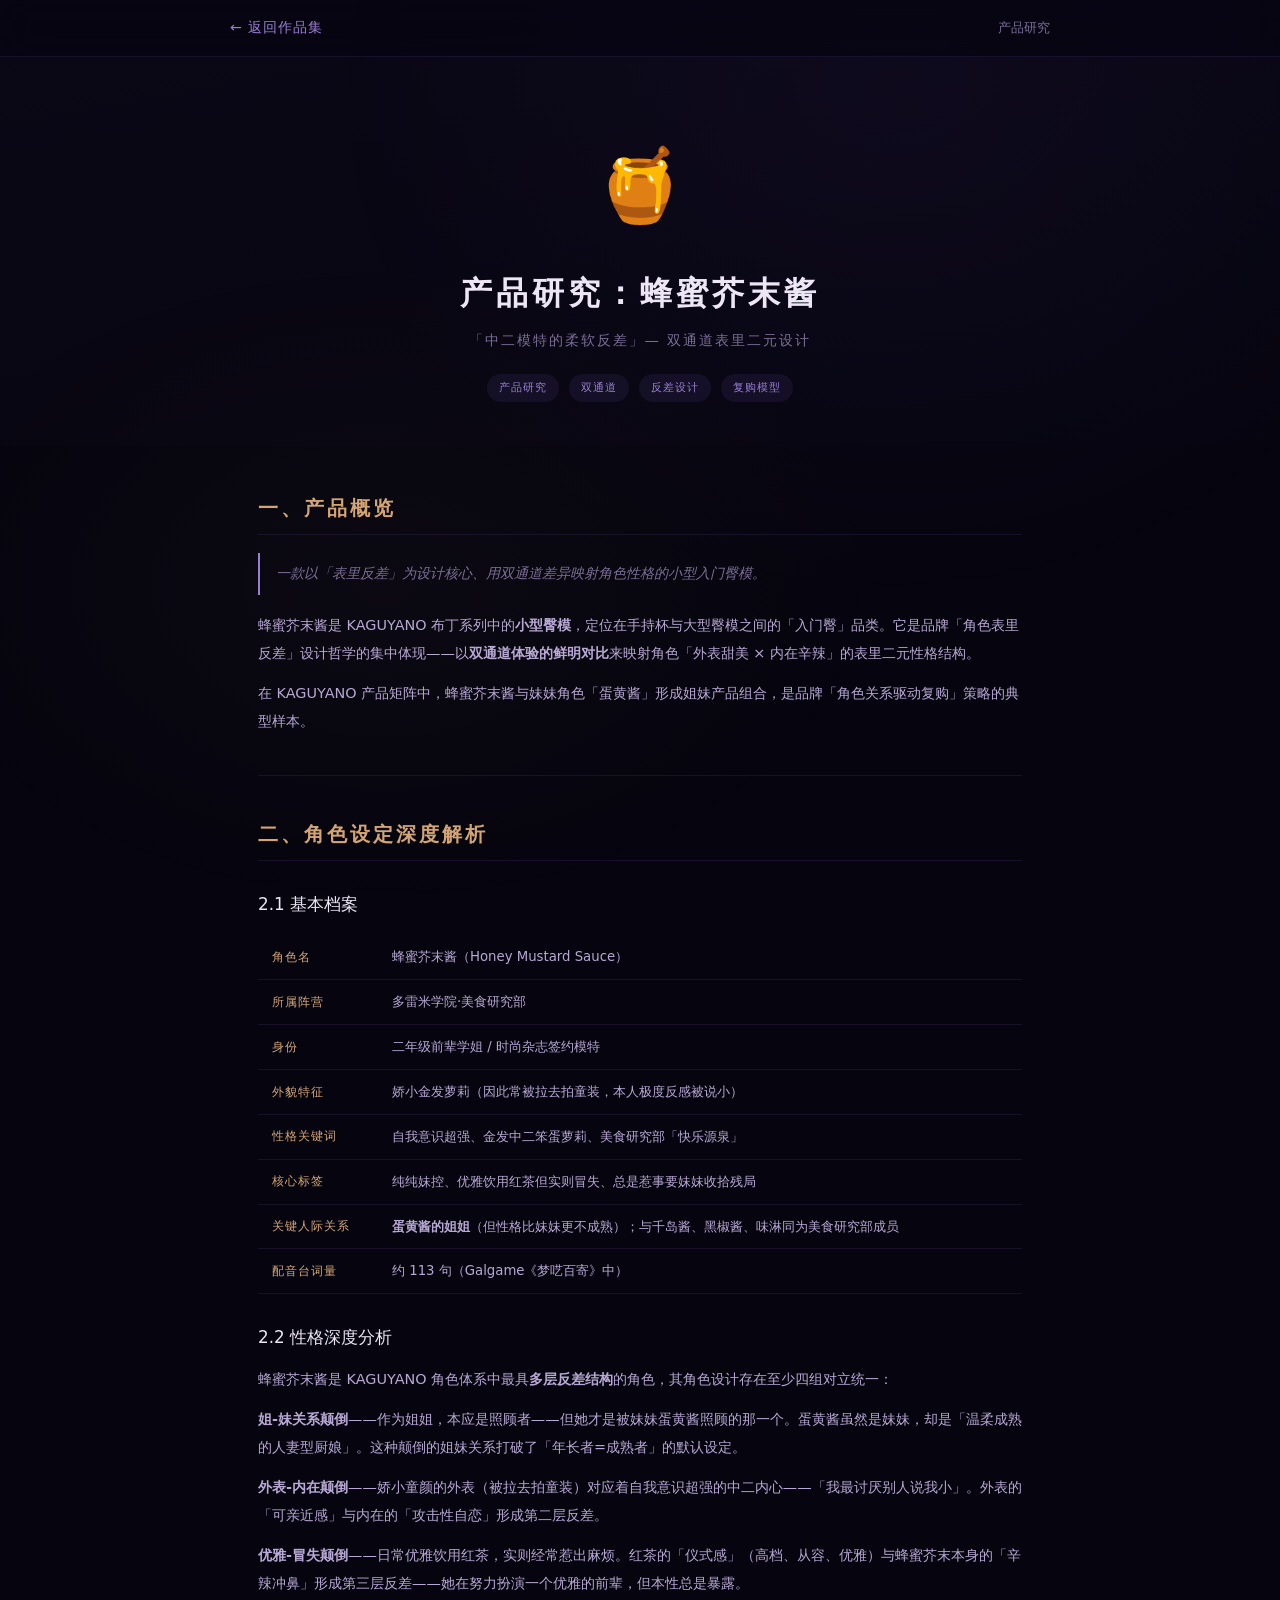
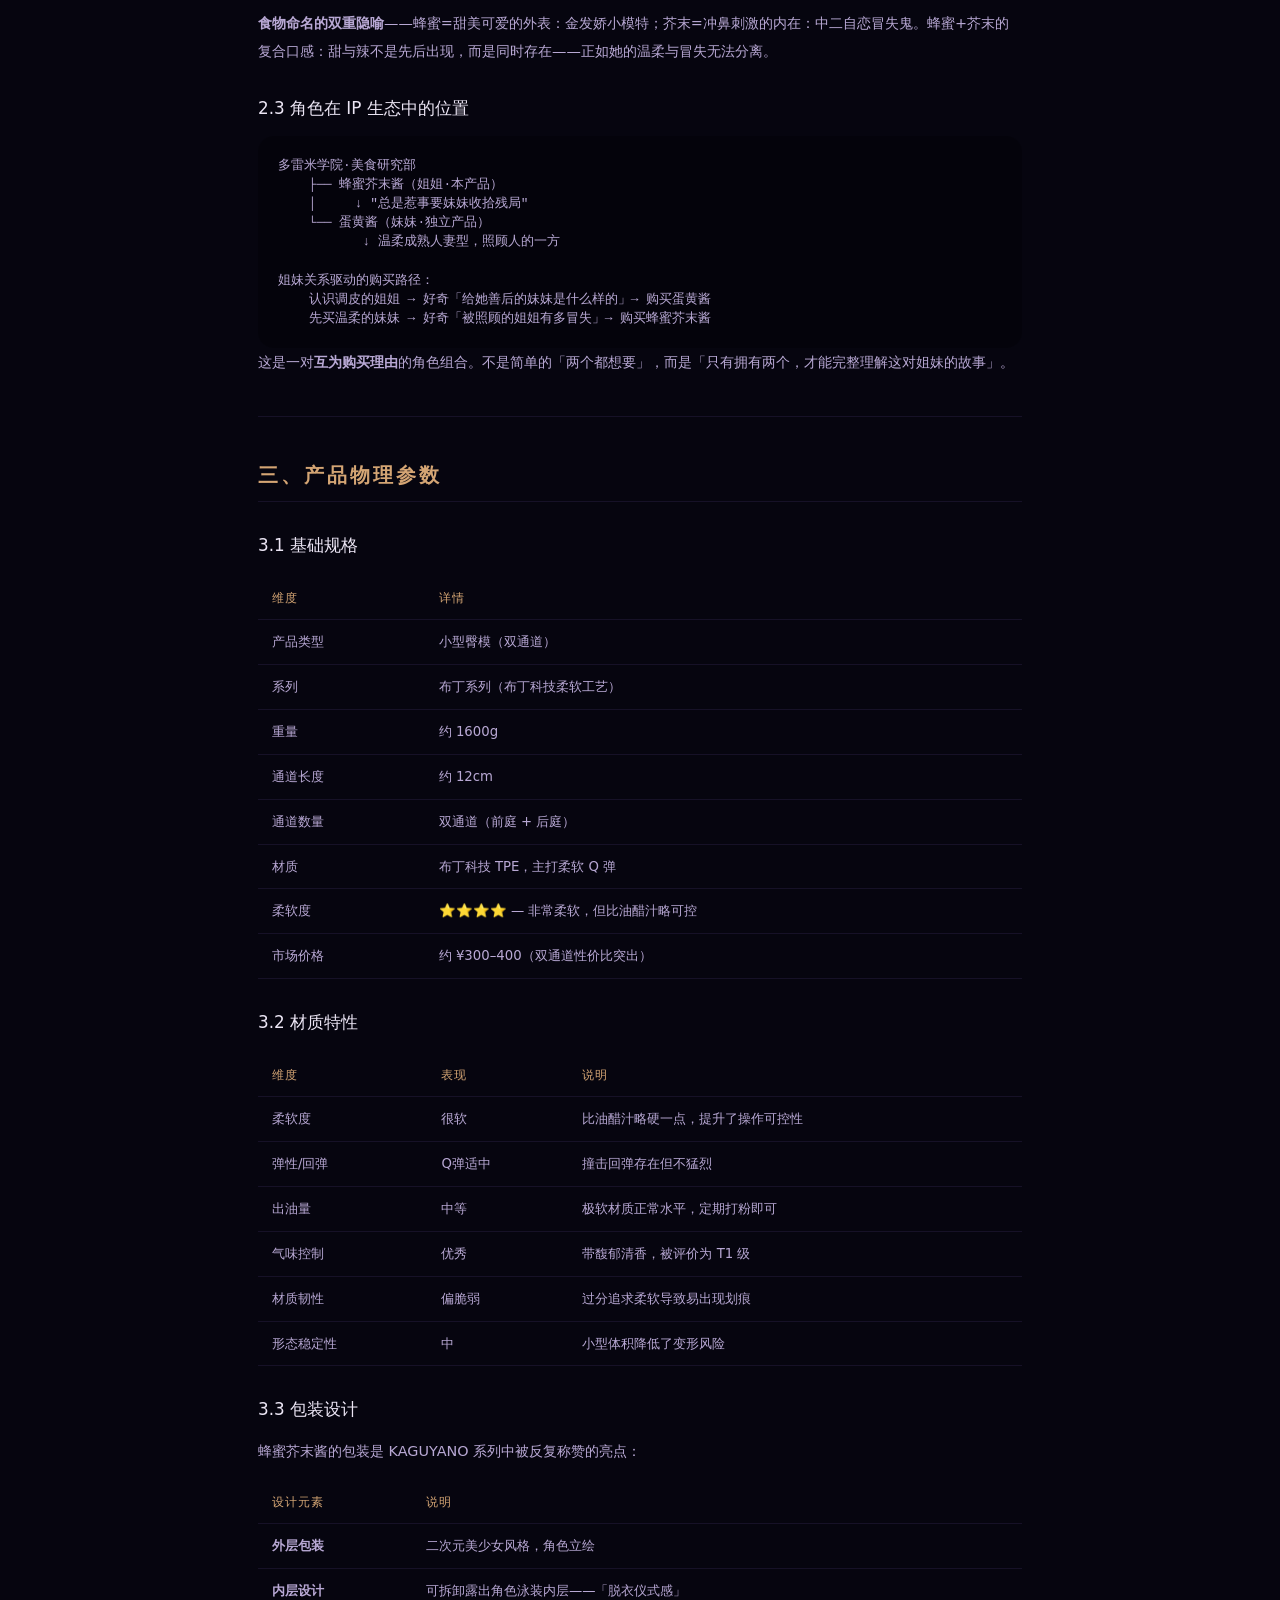
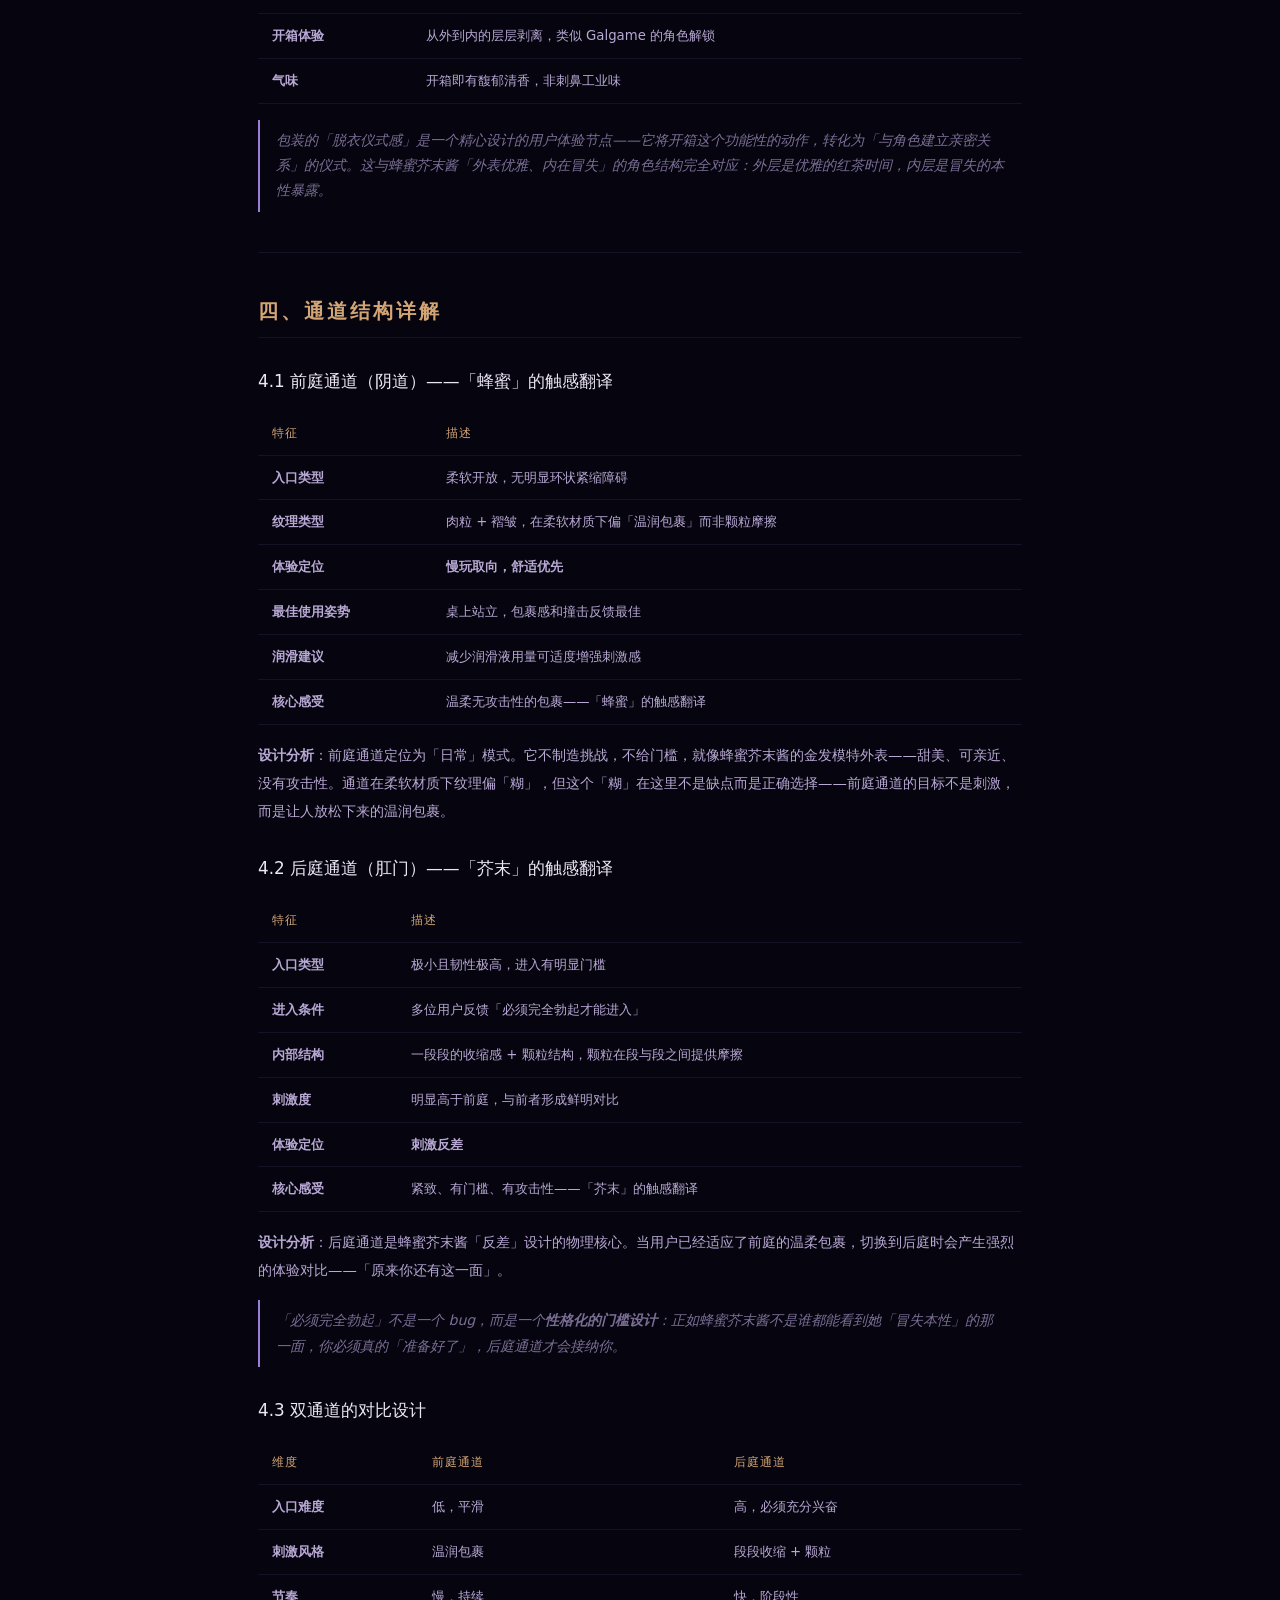
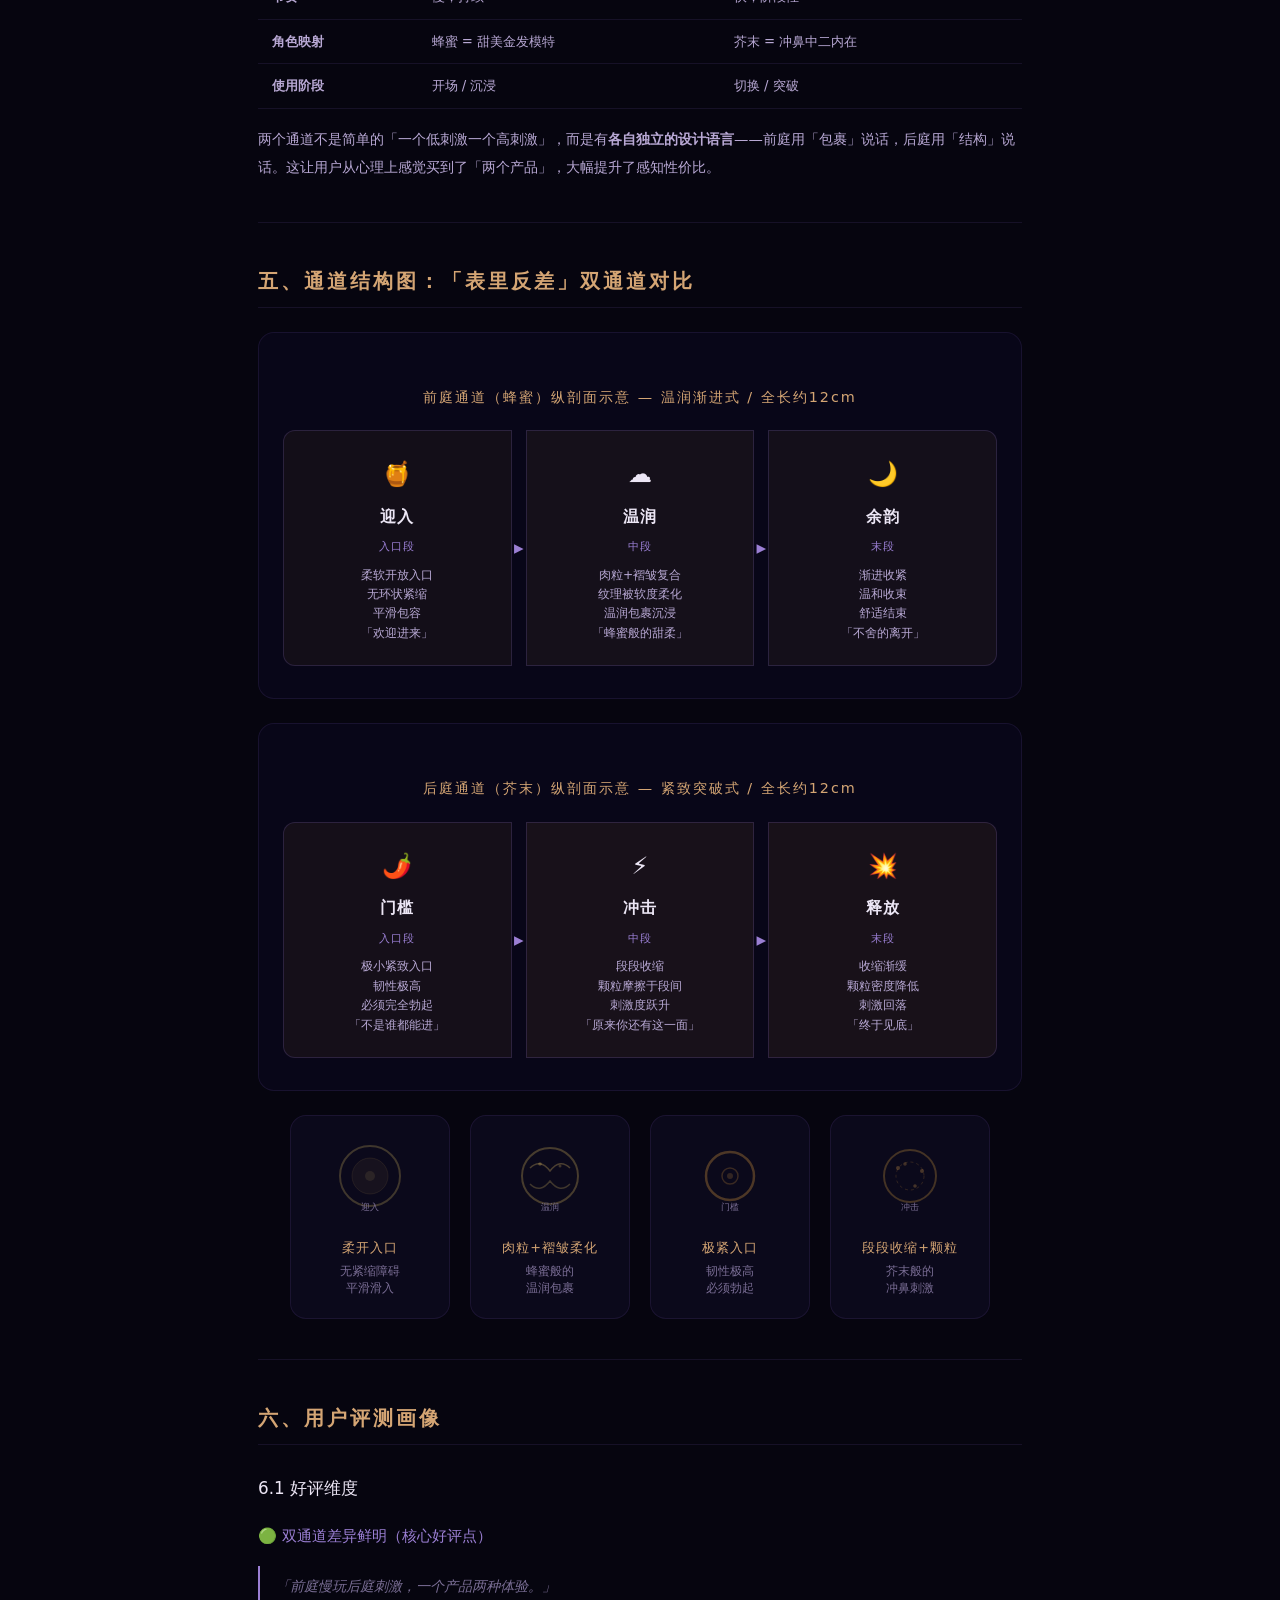
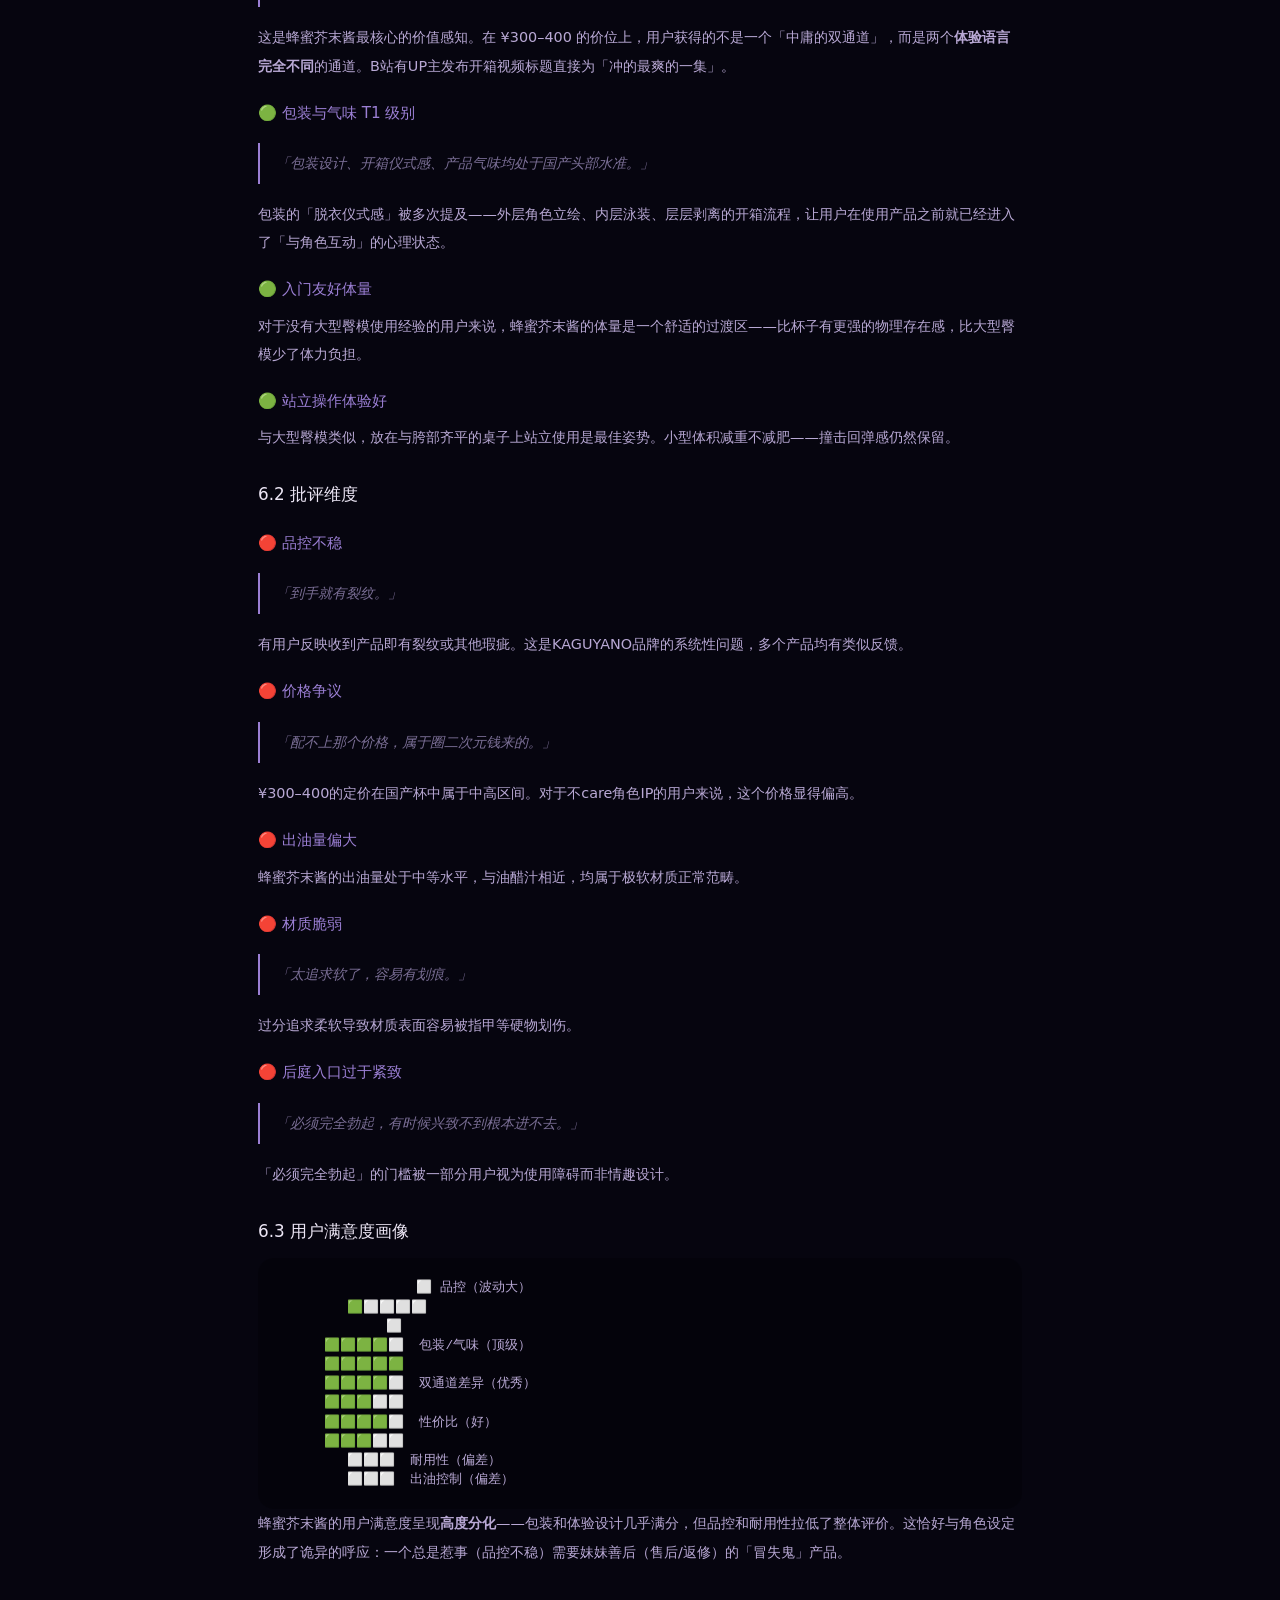
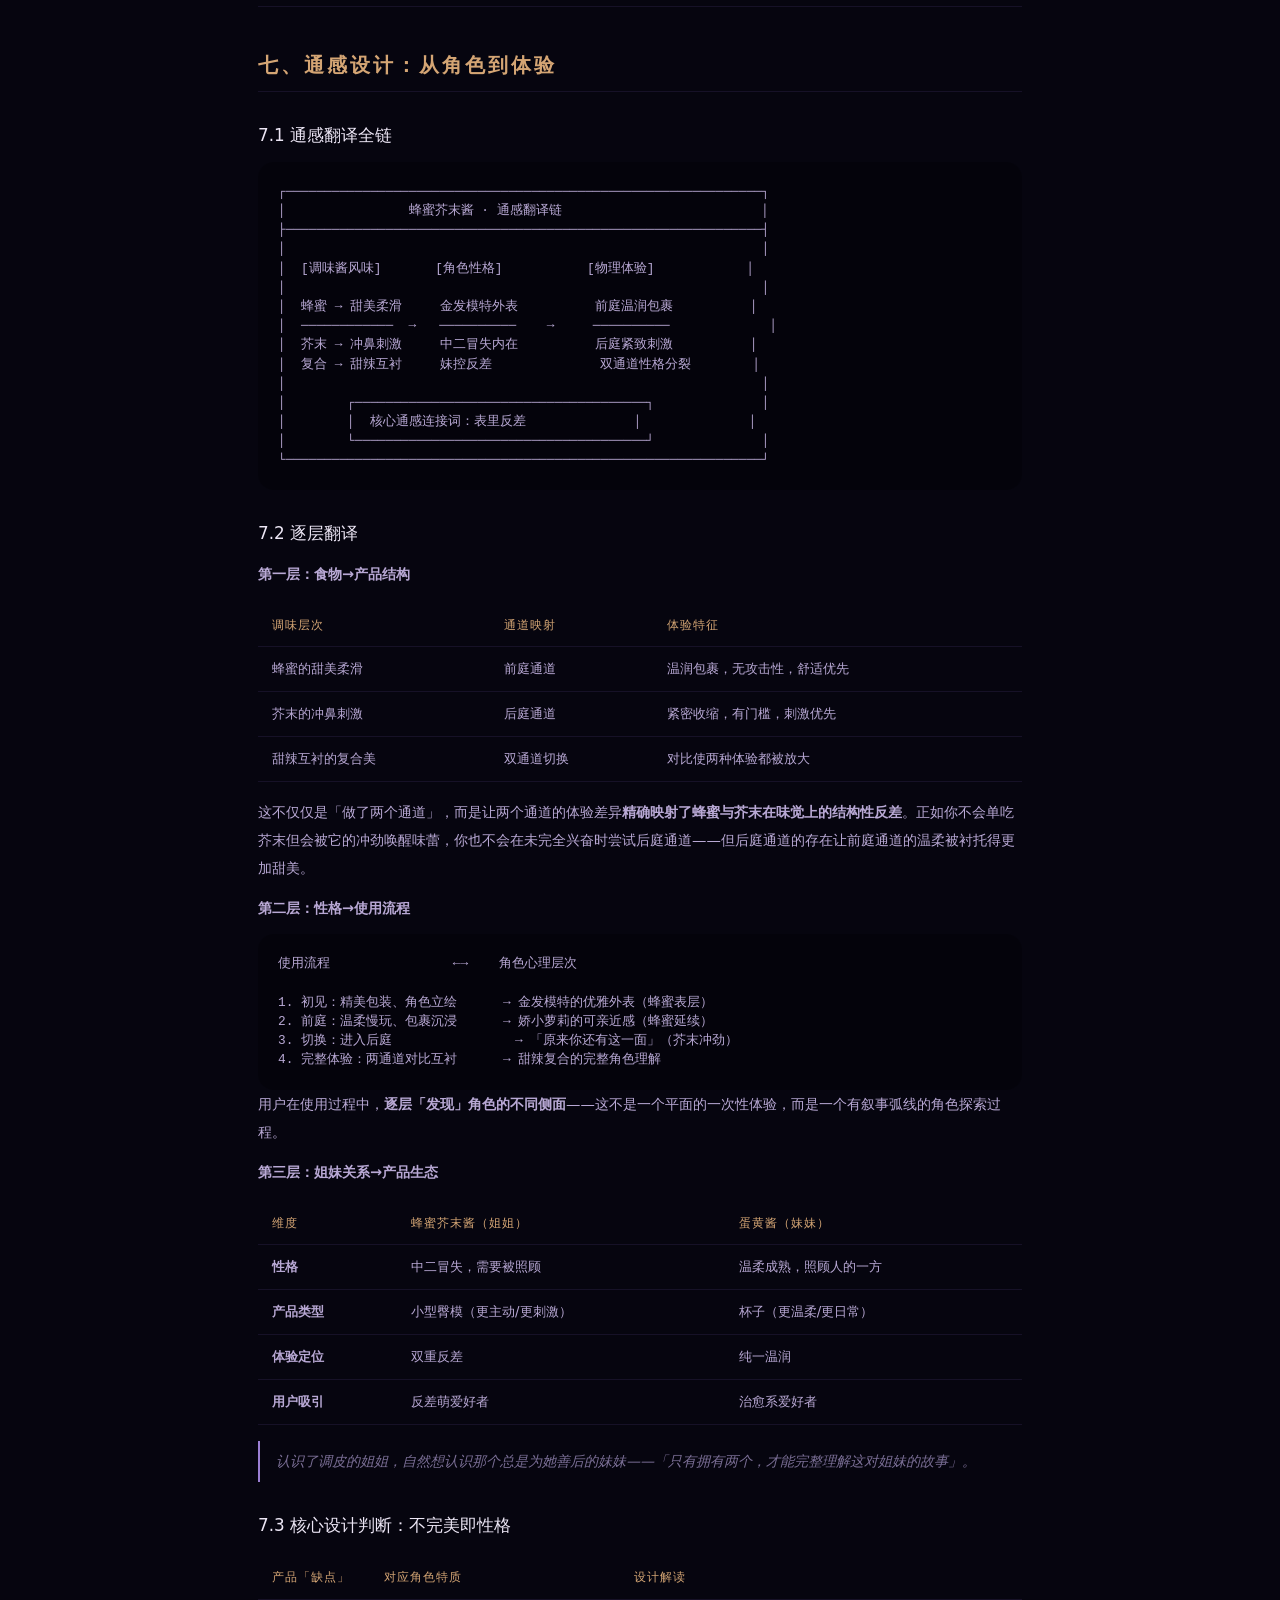
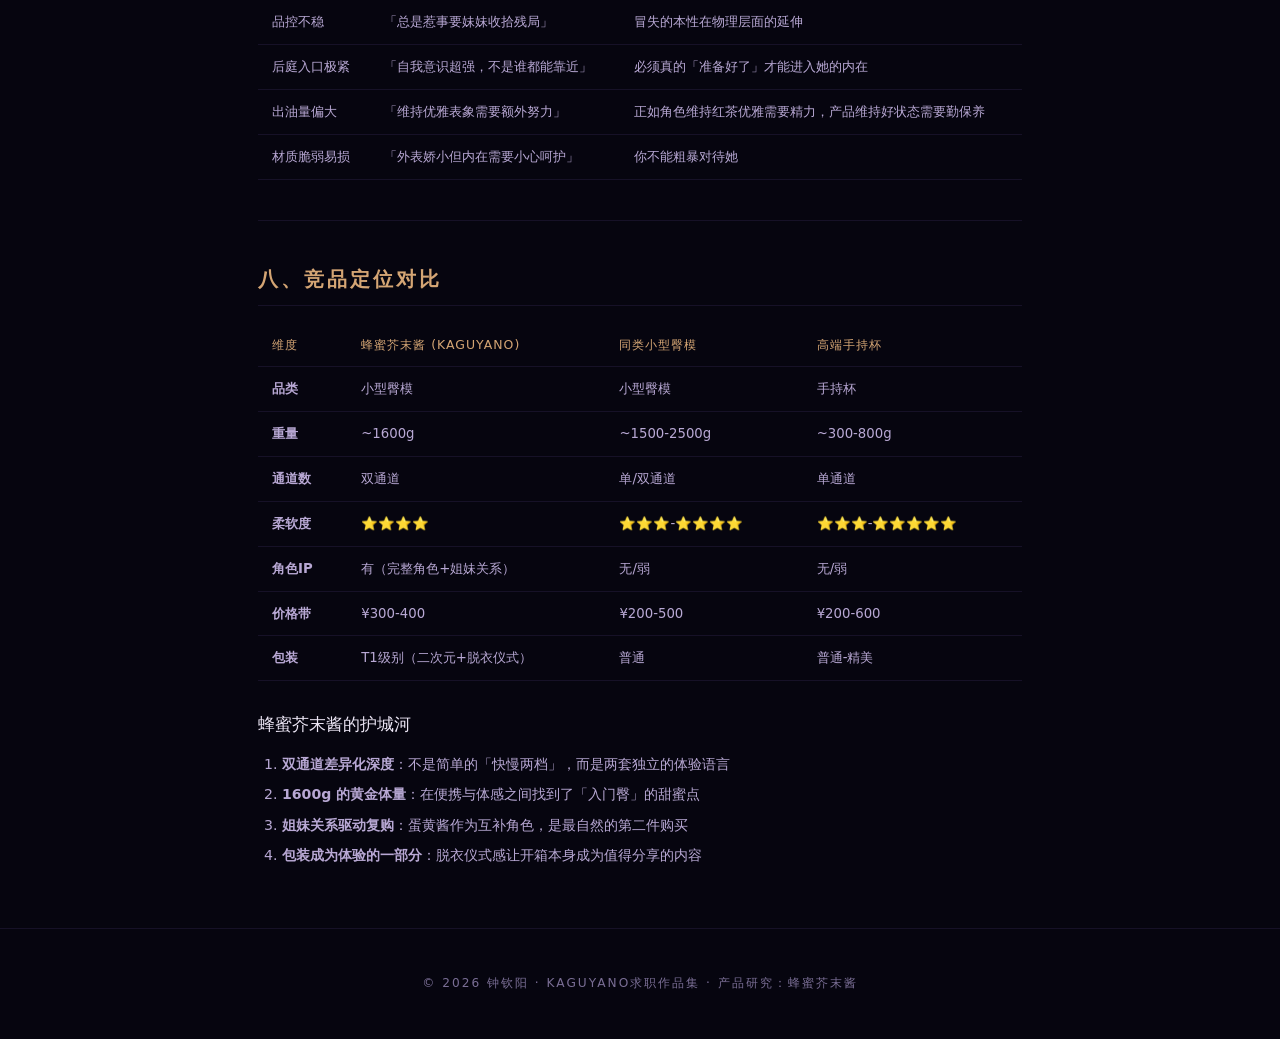
<file: works/honey-mustard.html>
<!DOCTYPE html>
<html lang="zh-CN">
<head>
<meta charset="UTF-8">
<meta name="viewport" content="width=device-width, initial-scale=1.0">
<title>产品研究：蜂蜜芥末酱 · 作品集</title>
<style>
  :root{
    --bg-deep:#06050f;--bg-card:rgba(20,16,45,0.5);--text-primary:#ece6f5;
    --text-secondary:#b8a8d4;--text-muted:#7a6e95;--accent-purple:#9b7fd4;
    --accent-amber:#d4a574;--glass-border:rgba(140,110,210,0.12);
    --radius:16px;--max-w:820px
  }
  *,*::before,*::after{box-sizing:border-box;margin:0;padding:0}
  body{
    font-family:'PingFang SC','Microsoft YaHei','Hiragino Sans GB',system-ui,sans-serif;
    background:var(--bg-deep);color:var(--text-primary);line-height:1.8;
    -webkit-font-smoothing:antialiased;
  }
  body::before{
    content:'';position:fixed;top:0;left:0;width:100%;height:100%;
    background:radial-gradient(ellipse at 70% 10%,rgba(120,80,200,0.05),transparent 45%),
               radial-gradient(ellipse at 30% 65%,rgba(200,150,100,0.03),transparent 40%);
    pointer-events:none;z-index:0;
  }
  .container{max-width:var(--max-w);margin:0 auto;padding:0 28px;position:relative;z-index:1}
  nav{
    position:sticky;top:0;z-index:50;
    background:rgba(8,6,20,0.78);backdrop-filter:blur(20px);
    border-bottom:1px solid var(--glass-border);padding:0 28px;
  }
  .nav-inner{max-width:var(--max-w);margin:0 auto;display:flex;align-items:center;justify-content:space-between;height:56px}
  .nav-back{color:var(--accent-purple);text-decoration:none;font-size:0.88rem;letter-spacing:1px;transition:0.2s}
  .nav-back:hover{color:var(--text-primary)}
  .nav-title{font-size:0.82rem;color:var(--text-muted)}

  header{
    padding:64px 0 44px;text-align:center;
    background:linear-gradient(170deg,rgba(80,50,130,0.06),rgba(20,12,40,0.03));
  }
  header .cover{font-size:4.5rem;margin-bottom:14px}
  header h1{font-size:2rem;font-weight:700;letter-spacing:4px;margin-bottom:6px}
  header .subtitle{color:var(--text-muted);font-size:0.9rem;letter-spacing:2px}
  header .tags{display:flex;justify-content:center;gap:10px;margin-top:20px;flex-wrap:wrap}
  header .tags span{
    font-size:0.7rem;padding:4px 12px;border-radius:20px;
    background:rgba(120,100,200,0.1);color:var(--accent-purple);letter-spacing:1px;
  }

  section{padding:44px 0}
  section h2{
    font-size:1.25rem;font-weight:600;letter-spacing:3px;
    margin-bottom:18px;color:var(--accent-amber);
    padding-bottom:8px;border-bottom:1px solid var(--glass-border);
  }
  section h3{font-size:1.05rem;font-weight:500;color:var(--text-primary);margin:28px 0 12px}
  section h4{font-size:0.95rem;font-weight:500;color:var(--accent-purple);margin:20px 0 8px}
  section p{font-size:0.9rem;color:var(--text-secondary);margin-bottom:12px;line-height:1.95}
  section ul,section ol{padding-left:24px;margin-bottom:16px}
  section li{font-size:0.88rem;color:var(--text-secondary);margin-bottom:6px;line-height:1.75}
  table{width:100%;border-collapse:collapse;margin:16px 0;font-size:0.83rem}
  th,td{padding:10px 14px;text-align:left;border-bottom:1px solid var(--glass-border)}
  th{color:var(--accent-amber);font-weight:500;font-size:0.78rem;letter-spacing:1px;white-space:nowrap}
  td{color:var(--text-secondary)}
  blockquote{
    border-left:2px solid var(--accent-purple);padding:8px 16px;
    margin:16px 0;color:var(--text-muted);font-style:italic;font-size:0.88rem;
  }
  hr{border:none;border-top:1px solid var(--glass-border);margin:40px 0}
  pre{
    background:rgba(0,0,0,0.25);padding:20px;border-radius:var(--radius);
    overflow-x:auto;font-size:0.8rem;color:var(--text-secondary);line-height:1.5;
  }

  /* ---- 通道结构图 ---- */
  .channel-diagram{
    background:rgba(10,8,30,0.6);border:1px solid var(--glass-border);
    border-radius:var(--radius);padding:32px 24px;margin:24px 0;
    overflow-x:auto;
  }
  .channel-diagram h4{
    text-align:center;color:var(--accent-amber);margin-bottom:20px;font-size:0.9rem;letter-spacing:2px;
  }
  .channel-bar{
    display:flex;align-items:stretch;justify-content:center;gap:0;
    min-width:600px;margin:0 auto;position:relative;
  }
  .channel-phase{
    flex:1;padding:22px 14px;text-align:center;
    border:1px solid rgba(140,110,210,0.2);
    position:relative;transition:0.3s;
  }
  .channel-phase:first-child{border-radius:12px 0 0 12px}
  .channel-phase:last-child{border-radius:0 12px 12px 0}
  .channel-phase:hover{
    background:rgba(120,90,180,0.08);border-color:var(--accent-purple);z-index:2;
  }
  .channel-phase .phase-name{
    font-size:1rem;font-weight:600;color:var(--text-primary);margin-bottom:6px;letter-spacing:1px;
  }
  .channel-phase .phase-range{
    font-size:0.7rem;color:var(--accent-purple);margin-bottom:8px;letter-spacing:1px;
  }
  .channel-phase .phase-desc{
    font-size:0.76rem;color:var(--text-secondary);line-height:1.6;
  }
  .channel-phase .phase-icon{font-size:1.5rem;margin-bottom:6px}
  .channel-arrow{
    display:flex;align-items:center;color:var(--accent-purple);
    font-size:1.2rem;padding:0 2px;
  }

  /* 通道截面示意 */
  .channel-cross{
    display:flex;gap:20px;justify-content:center;flex-wrap:wrap;margin:24px 0;
  }
  .cross-item{
    text-align:center;background:rgba(20,16,45,0.4);
    border:1px solid var(--glass-border);border-radius:var(--radius);
    padding:20px;width:160px;
  }
  .cross-item .cross-svg{width:80px;height:80px;margin:0 auto 10px}
  .cross-item .cross-label{font-size:0.8rem;color:var(--accent-amber);letter-spacing:1px;margin-bottom:4px}
  .cross-item .cross-desc{font-size:0.72rem;color:var(--text-muted);line-height:1.5}

  footer{text-align:center;padding:44px 0;font-size:0.76rem;color:var(--text-muted);letter-spacing:2px;border-top:1px solid var(--glass-border)}

  @media(max-width:640px){
    header h1{font-size:1.4rem}
    .channel-bar{flex-direction:column;min-width:auto}
    .channel-phase{border-radius:0!important}
    .channel-phase:first-child{border-radius:12px 12px 0 0!important}
    .channel-phase:last-child{border-radius:0 0 12px 12px!important}
    .channel-arrow{transform:rotate(90deg)}
  }
</style>
</head>
<body>

<nav>
  <div class="nav-inner">
    <a href="../index.html" class="nav-back">← 返回作品集</a>
    <span class="nav-title">产品研究</span>
  </div>
</nav>

<header>
  <div class="container">
    <div class="cover">🍯</div>
    <h1>产品研究：蜂蜜芥末酱</h1>
    <p class="subtitle">「中二模特的柔软反差」— 双通道表里二元设计</p>
    <div class="tags">
      <span>产品研究</span><span>双通道</span><span>反差设计</span><span>复购模型</span>
    </div>
  </div>
</header>

<section>
<div class="container">

<h2>一、产品概览</h2>

<blockquote>一款以「表里反差」为设计核心、用双通道差异映射角色性格的小型入门臀模。</blockquote>

<p>蜂蜜芥末酱是 KAGUYANO 布丁系列中的<strong>小型臀模</strong>，定位在手持杯与大型臀模之间的「入门臀」品类。它是品牌「角色表里反差」设计哲学的集中体现——以<strong>双通道体验的鲜明对比</strong>来映射角色「外表甜美 × 内在辛辣」的表里二元性格结构。</p>

<p>在 KAGUYANO 产品矩阵中，蜂蜜芥末酱与妹妹角色「蛋黄酱」形成姐妹产品组合，是品牌「角色关系驱动复购」策略的典型样本。</p>

<hr>

<h2>二、角色设定深度解析</h2>

<h3>2.1 基本档案</h3>

<table>
<tr><th style="width:120px">角色名</th><td>蜂蜜芥末酱（Honey Mustard Sauce）</td></tr>
<tr><th>所属阵营</th><td>多雷米学院·美食研究部</td></tr>
<tr><th>身份</th><td>二年级前辈学姐 / 时尚杂志签约模特</td></tr>
<tr><th>外貌特征</th><td>娇小金发萝莉（因此常被拉去拍童装，本人极度反感被说小）</td></tr>
<tr><th>性格关键词</th><td>自我意识超强、金发中二笨蛋萝莉、美食研究部「快乐源泉」</td></tr>
<tr><th>核心标签</th><td>纯纯妹控、优雅饮用红茶但实则冒失、总是惹事要妹妹收拾残局</td></tr>
<tr><th>关键人际关系</th><td><strong>蛋黄酱的姐姐</strong>（但性格比妹妹更不成熟）；与千岛酱、黑椒酱、味淋同为美食研究部成员</td></tr>
<tr><th>配音台词量</th><td>约 113 句（Galgame《梦呓百寄》中）</td></tr>
</table>

<h3>2.2 性格深度分析</h3>

<p>蜂蜜芥末酱是 KAGUYANO 角色体系中最具<strong>多层反差结构</strong>的角色，其角色设计存在至少四组对立统一：</p>

<p><strong>姐-妹关系颠倒</strong>——作为姐姐，本应是照顾者——但她才是被妹妹蛋黄酱照顾的那一个。蛋黄酱虽然是妹妹，却是「温柔成熟的人妻型厨娘」。这种颠倒的姐妹关系打破了「年长者=成熟者」的默认设定。</p>

<p><strong>外表-内在颠倒</strong>——娇小童颜的外表（被拉去拍童装）对应着自我意识超强的中二内心——「我最讨厌别人说我小」。外表的「可亲近感」与内在的「攻击性自恋」形成第二层反差。</p>

<p><strong>优雅-冒失颠倒</strong>——日常优雅饮用红茶，实则经常惹出麻烦。红茶的「仪式感」（高档、从容、优雅）与蜂蜜芥末本身的「辛辣冲鼻」形成第三层反差——她在努力扮演一个优雅的前辈，但本性总是暴露。</p>

<p><strong>食物命名的双重隐喻</strong>——蜂蜜=甜美可爱的外表：金发娇小模特；芥末=冲鼻刺激的内在：中二自恋冒失鬼。蜂蜜+芥末的复合口感：甜与辣不是先后出现，而是同时存在——正如她的温柔与冒失无法分离。</p>

<h3>2.3 角色在 IP 生态中的位置</h3>

<pre>
多雷米学院·美食研究部
    ├── 蜂蜜芥末酱（姐姐·本产品）
    │     ↓ "总是惹事要妹妹收拾残局"
    └── 蛋黄酱（妹妹·独立产品）
           ↓ 温柔成熟人妻型，照顾人的一方

姐妹关系驱动的购买路径：
    认识调皮的姐姐 → 好奇「给她善后的妹妹是什么样的」→ 购买蛋黄酱
    先买温柔的妹妹 → 好奇「被照顾的姐姐有多冒失」→ 购买蜂蜜芥末酱
</pre>

<p>这是一对<strong>互为购买理由</strong>的角色组合。不是简单的「两个都想要」，而是「只有拥有两个，才能完整理解这对姐妹的故事」。</p>

<hr>

<h2>三、产品物理参数</h2>

<h3>3.1 基础规格</h3>

<table>
<tr><th>维度</th><th>详情</th></tr>
<tr><td>产品类型</td><td>小型臀模（双通道）</td></tr>
<tr><td>系列</td><td>布丁系列（布丁科技柔软工艺）</td></tr>
<tr><td>重量</td><td>约 1600g</td></tr>
<tr><td>通道长度</td><td>约 12cm</td></tr>
<tr><td>通道数量</td><td>双通道（前庭 + 后庭）</td></tr>
<tr><td>材质</td><td>布丁科技 TPE，主打柔软 Q 弹</td></tr>
<tr><td>柔软度</td><td>⭐⭐⭐⭐ — 非常柔软，但比油醋汁略可控</td></tr>
<tr><td>市场价格</td><td>约 ¥300–400（双通道性价比突出）</td></tr>
</table>

<h3>3.2 材质特性</h3>

<table>
<tr><th>维度</th><th>表现</th><th>说明</th></tr>
<tr><td>柔软度</td><td>很软</td><td>比油醋汁略硬一点，提升了操作可控性</td></tr>
<tr><td>弹性/回弹</td><td>Q弹适中</td><td>撞击回弹存在但不猛烈</td></tr>
<tr><td>出油量</td><td>中等</td><td>极软材质正常水平，定期打粉即可</td></tr>
<tr><td>气味控制</td><td>优秀</td><td>带馥郁清香，被评价为 T1 级</td></tr>
<tr><td>材质韧性</td><td>偏脆弱</td><td>过分追求柔软导致易出现划痕</td></tr>
<tr><td>形态稳定性</td><td>中</td><td>小型体积降低了变形风险</td></tr>
</table>

<h3>3.3 包装设计</h3>

<p>蜂蜜芥末酱的包装是 KAGUYANO 系列中被反复称赞的亮点：</p>

<table>
<tr><th>设计元素</th><th>说明</th></tr>
<tr><td><strong>外层包装</strong></td><td>二次元美少女风格，角色立绘</td></tr>
<tr><td><strong>内层设计</strong></td><td>可拆卸露出角色泳装内层——「脱衣仪式感」</td></tr>
<tr><td><strong>开箱体验</strong></td><td>从外到内的层层剥离，类似 Galgame 的角色解锁</td></tr>
<tr><td><strong>气味</strong></td><td>开箱即有馥郁清香，非刺鼻工业味</td></tr>
</table>

<blockquote>包装的「脱衣仪式感」是一个精心设计的用户体验节点——它将开箱这个功能性的动作，转化为「与角色建立亲密关系」的仪式。这与蜂蜜芥末酱「外表优雅、内在冒失」的角色结构完全对应：外层是优雅的红茶时间，内层是冒失的本性暴露。</blockquote>

<hr>

<h2>四、通道结构详解</h2>

<h3>4.1 前庭通道（阴道）——「蜂蜜」的触感翻译</h3>

<table>
<tr><th>特征</th><th>描述</th></tr>
<tr><td><strong>入口类型</strong></td><td>柔软开放，无明显环状紧缩障碍</td></tr>
<tr><td><strong>纹理类型</strong></td><td>肉粒 + 褶皱，在柔软材质下偏「温润包裹」而非颗粒摩擦</td></tr>
<tr><td><strong>体验定位</strong></td><td><strong>慢玩取向，舒适优先</strong></td></tr>
<tr><td><strong>最佳使用姿势</strong></td><td>桌上站立，包裹感和撞击反馈最佳</td></tr>
<tr><td><strong>润滑建议</strong></td><td>减少润滑液用量可适度增强刺激感</td></tr>
<tr><td><strong>核心感受</strong></td><td>温柔无攻击性的包裹——「蜂蜜」的触感翻译</td></tr>
</table>

<p><strong>设计分析</strong>：前庭通道定位为「日常」模式。它不制造挑战，不给门槛，就像蜂蜜芥末酱的金发模特外表——甜美、可亲近、没有攻击性。通道在柔软材质下纹理偏「糊」，但这个「糊」在这里不是缺点而是正确选择——前庭通道的目标不是刺激，而是让人放松下来的温润包裹。</p>

<h3>4.2 后庭通道（肛门）——「芥末」的触感翻译</h3>

<table>
<tr><th>特征</th><th>描述</th></tr>
<tr><td><strong>入口类型</strong></td><td>极小且韧性极高，进入有明显门槛</td></tr>
<tr><td><strong>进入条件</strong></td><td>多位用户反馈「必须完全勃起才能进入」</td></tr>
<tr><td><strong>内部结构</strong></td><td>一段段的收缩感 + 颗粒结构，颗粒在段与段之间提供摩擦</td></tr>
<tr><td><strong>刺激度</strong></td><td>明显高于前庭，与前者形成鲜明对比</td></tr>
<tr><td><strong>体验定位</strong></td><td><strong>刺激反差</strong></td></tr>
<tr><td><strong>核心感受</strong></td><td>紧致、有门槛、有攻击性——「芥末」的触感翻译</td></tr>
</table>

<p><strong>设计分析</strong>：后庭通道是蜂蜜芥末酱「反差」设计的物理核心。当用户已经适应了前庭的温柔包裹，切换到后庭时会产生强烈的体验对比——「原来你还有这一面」。</p>

<blockquote>「必须完全勃起」不是一个 bug，而是一个<strong>性格化的门槛设计</strong>：正如蜂蜜芥末酱不是谁都能看到她「冒失本性」的那一面，你必须真的「准备好了」，后庭通道才会接纳你。</blockquote>

<h3>4.3 双通道的对比设计</h3>

<table>
<tr><th>维度</th><th>前庭通道</th><th>后庭通道</th></tr>
<tr><td><strong>入口难度</strong></td><td>低，平滑</td><td>高，必须充分兴奋</td></tr>
<tr><td><strong>刺激风格</strong></td><td>温润包裹</td><td>段段收缩 + 颗粒</td></tr>
<tr><td><strong>节奏</strong></td><td>慢，持续</td><td>快，阶段性</td></tr>
<tr><td><strong>角色映射</strong></td><td>蜂蜜 = 甜美金发模特</td><td>芥末 = 冲鼻中二内在</td></tr>
<tr><td><strong>使用阶段</strong></td><td>开场 / 沉浸</td><td>切换 / 突破</td></tr>
</table>

<p>两个通道不是简单的「一个低刺激一个高刺激」，而是有<strong>各自独立的设计语言</strong>——前庭用「包裹」说话，后庭用「结构」说话。这让用户从心理上感觉买到了「两个产品」，大幅提升了感知性价比。</p>

<hr>

<h2>五、通道结构图：「表里反差」双通道对比</h2>

<div class="channel-diagram">
  <h4>前庭通道（蜂蜜）纵剖面示意 — 温润渐进式 / 全长约12cm</h4>
  <div class="channel-bar">
    <div class="channel-phase" style="background:rgba(200,170,60,0.06)">
      <div class="phase-icon">🍯</div>
      <div class="phase-name">迎入</div>
      <div class="phase-range">入口段</div>
      <div class="phase-desc">柔软开放入口<br>无环状紧缩<br>平滑包容<br>「欢迎进来」</div>
    </div>
    <div class="channel-arrow">▸</div>
    <div class="channel-phase" style="background:rgba(210,180,70,0.06)">
      <div class="phase-icon">☁️</div>
      <div class="phase-name">温润</div>
      <div class="phase-range">中段</div>
      <div class="phase-desc">肉粒+褶皱复合<br>纹理被软度柔化<br>温润包裹沉浸<br>「蜂蜜般的甜柔」</div>
    </div>
    <div class="channel-arrow">▸</div>
    <div class="channel-phase" style="background:rgba(220,190,80,0.06)">
      <div class="phase-icon">🌙</div>
      <div class="phase-name">余韵</div>
      <div class="phase-range">末段</div>
      <div class="phase-desc">渐进收紧<br>温和收束<br>舒适结束<br>「不舍的离开」</div>
    </div>
  </div>
</div>

<div class="channel-diagram">
  <h4>后庭通道（芥末）纵剖面示意 — 紧致突破式 / 全长约12cm</h4>
  <div class="channel-bar">
    <div class="channel-phase" style="background:rgba(180,140,50,0.08)">
      <div class="phase-icon">🌶️</div>
      <div class="phase-name">门槛</div>
      <div class="phase-range">入口段</div>
      <div class="phase-desc">极小紧致入口<br>韧性极高<br>必须完全勃起<br>「不是谁都能进」</div>
    </div>
    <div class="channel-arrow">▸</div>
    <div class="channel-phase" style="background:rgba(200,150,55,0.08)">
      <div class="phase-icon">⚡</div>
      <div class="phase-name">冲击</div>
      <div class="phase-range">中段</div>
      <div class="phase-desc">段段收缩<br>颗粒摩擦于段间<br>刺激度跃升<br>「原来你还有这一面」</div>
    </div>
    <div class="channel-arrow">▸</div>
    <div class="channel-phase" style="background:rgba(210,160,60,0.08)">
      <div class="phase-icon">💥</div>
      <div class="phase-name">释放</div>
      <div class="phase-range">末段</div>
      <div class="phase-desc">收缩渐缓<br>颗粒密度降低<br>刺激回落<br>「终于见底」</div>
    </div>
  </div>
</div>

<div class="channel-cross">
  <div class="cross-item">
    <svg class="cross-svg" viewBox="0 0 80 80">
      <circle cx="40" cy="40" r="30" fill="none" stroke="rgba(220,190,100,0.25)" stroke-width="2"/>
      <circle cx="40" cy="40" r="18" fill="rgba(220,190,100,0.05)" stroke="rgba(220,190,100,0.12)" stroke-width="0.8"/>
      <circle cx="40" cy="40" r="5" fill="rgba(230,200,120,0.1)"/>
      <text x="40" y="74" text-anchor="middle" fill="var(--text-muted)" font-size="9">迎入</text>
    </svg>
    <div class="cross-label">柔开入口</div>
    <div class="cross-desc">无紧缩障碍<br>平滑滑入</div>
  </div>
  <div class="cross-item">
    <svg class="cross-svg" viewBox="0 0 80 80">
      <circle cx="40" cy="40" r="28" fill="none" stroke="rgba(210,180,90,0.3)" stroke-width="2"/>
      <path d="M20 32 Q30 22 40 35 Q50 22 60 32" fill="none" stroke="rgba(220,190,100,0.3)" stroke-width="1.5"/>
      <path d="M20 48 Q30 58 40 45 Q50 58 60 48" fill="none" stroke="rgba(220,190,100,0.25)" stroke-width="1.5"/>
      <circle cx="30" cy="28" r="1.8" fill="rgba(220,190,100,0.3)"/>
      <circle cx="50" cy="30" r="1.5" fill="rgba(220,190,100,0.25)"/>
      <text x="40" y="74" text-anchor="middle" fill="var(--text-muted)" font-size="9">温润</text>
    </svg>
    <div class="cross-label">肉粒+褶皱柔化</div>
    <div class="cross-desc">蜂蜜般的<br>温润包裹</div>
  </div>
  <div class="cross-item">
    <svg class="cross-svg" viewBox="0 0 80 80">
      <circle cx="40" cy="40" r="24" fill="none" stroke="rgba(200,145,60,0.35)" stroke-width="2.5"/>
      <circle cx="40" cy="40" r="8" fill="none" stroke="rgba(200,145,60,0.25)" stroke-width="1.5"/>
      <circle cx="40" cy="40" r="3" fill="rgba(210,155,70,0.2)"/>
      <text x="40" y="74" text-anchor="middle" fill="var(--text-muted)" font-size="9">门槛</text>
    </svg>
    <div class="cross-label">极紧入口</div>
    <div class="cross-desc">韧性极高<br>必须勃起</div>
  </div>
  <div class="cross-item">
    <svg class="cross-svg" viewBox="0 0 80 80">
      <circle cx="40" cy="40" r="26" fill="none" stroke="rgba(200,150,60,0.3)" stroke-width="2"/>
      <circle cx="40" cy="40" r="14" fill="none" stroke="rgba(200,150,60,0.2)" stroke-width="1" stroke-dasharray="3"/>
      <circle cx="28" cy="32" r="2" fill="rgba(220,160,80,0.3)"/>
      <circle cx="35" cy="28" r="1.8" fill="rgba(220,160,80,0.25)"/>
      <circle cx="52" cy="35" r="2" fill="rgba(220,160,80,0.3)"/>
      <circle cx="45" cy="50" r="1.8" fill="rgba(220,160,80,0.28)"/>
      <text x="40" y="74" text-anchor="middle" fill="var(--text-muted)" font-size="9">冲击</text>
    </svg>
    <div class="cross-label">段段收缩+颗粒</div>
    <div class="cross-desc">芥末般的<br>冲鼻刺激</div>
  </div>
</div>

<hr>

<h2>六、用户评测画像</h2>

<h3>6.1 好评维度</h3>

<h4>🟢 双通道差异鲜明（核心好评点）</h4>
<blockquote>「前庭慢玩后庭刺激，一个产品两种体验。」</blockquote>
<p>这是蜂蜜芥末酱最核心的价值感知。在 ¥300–400 的价位上，用户获得的不是一个「中庸的双通道」，而是两个<strong>体验语言完全不同</strong>的通道。B站有UP主发布开箱视频标题直接为「冲的最爽的一集」。</p>

<h4>🟢 包装与气味 T1 级别</h4>
<blockquote>「包装设计、开箱仪式感、产品气味均处于国产头部水准。」</blockquote>
<p>包装的「脱衣仪式感」被多次提及——外层角色立绘、内层泳装、层层剥离的开箱流程，让用户在使用产品之前就已经进入了「与角色互动」的心理状态。</p>

<h4>🟢 入门友好体量</h4>
<p>对于没有大型臀模使用经验的用户来说，蜂蜜芥末酱的体量是一个舒适的过渡区——比杯子有更强的物理存在感，比大型臀模少了体力负担。</p>

<h4>🟢 站立操作体验好</h4>
<p>与大型臀模类似，放在与胯部齐平的桌子上站立使用是最佳姿势。小型体积减重不减肥——撞击回弹感仍然保留。</p>

<h3>6.2 批评维度</h3>

<h4>🔴 品控不稳</h4>
<blockquote>「到手就有裂纹。」</blockquote>
<p>有用户反映收到产品即有裂纹或其他瑕疵。这是KAGUYANO品牌的系统性问题，多个产品均有类似反馈。</p>

<h4>🔴 价格争议</h4>
<blockquote>「配不上那个价格，属于圈二次元钱来的。」</blockquote>
<p>¥300–400的定价在国产杯中属于中高区间。对于不care角色IP的用户来说，这个价格显得偏高。</p>

<h4>🔴 出油量偏大</h4>
<p>蜂蜜芥末酱的出油量处于中等水平，与油醋汁相近，均属于极软材质正常范畴。</p>

<h4>🔴 材质脆弱</h4>
<blockquote>「太追求软了，容易有划痕。」</blockquote>
<p>过分追求柔软导致材质表面容易被指甲等硬物划伤。</p>

<h4>🔴 后庭入口过于紧致</h4>
<blockquote>「必须完全勃起，有时候兴致不到根本进不去。」</blockquote>
<p>「必须完全勃起」的门槛被一部分用户视为使用障碍而非情趣设计。</p>

<h3>6.3 用户满意度画像</h3>

<pre>
                  ⬜ 品控（波动大）
         🟩⬜⬜⬜⬜
              ⬜
      🟩🟩🟩🟩⬜  包装/气味（顶级）
      🟩🟩🟩🟩🟩
      🟩🟩🟩🟩⬜  双通道差异（优秀）
      🟩🟩🟩⬜⬜
      🟩🟩🟩🟩⬜  性价比（好）
      🟩🟩🟩⬜⬜
         ⬜⬜⬜  耐用性（偏差）
         ⬜⬜⬜  出油控制（偏差）
</pre>

<p>蜂蜜芥末酱的用户满意度呈现<strong>高度分化</strong>——包装和体验设计几乎满分，但品控和耐用性拉低了整体评价。这恰好与角色设定形成了诡异的呼应：一个总是惹事（品控不稳）需要妹妹善后（售后/返修）的「冒失鬼」产品。</p>

<hr>

<h2>七、通感设计：从角色到体验</h2>

<h3>7.1 通感翻译全链</h3>

<pre>
┌──────────────────────────────────────────────────────────────┐
│                蜂蜜芥末酱 · 通感翻译链                          │
├──────────────────────────────────────────────────────────────┤
│                                                              │
│  [调味酱风味]       [角色性格]           [物理体验]            │
│                                                              │
│  蜂蜜 → 甜美柔滑     金发模特外表          前庭温润包裹          │
│  ────────────  →   ──────────    →     ──────────             │
│  芥末 → 冲鼻刺激     中二冒失内在          后庭紧致刺激          │
│  复合 → 甜辣互衬     妹控反差              双通道性格分裂        │
│                                                              │
│        ┌──────────────────────────────────────┐              │
│        │  核心通感连接词：表里反差              │              │
│        └──────────────────────────────────────┘              │
└──────────────────────────────────────────────────────────────┘
</pre>

<h3>7.2 逐层翻译</h3>

<p><strong>第一层：食物→产品结构</strong></p>

<table>
<tr><th>调味层次</th><th>通道映射</th><th>体验特征</th></tr>
<tr><td>蜂蜜的甜美柔滑</td><td>前庭通道</td><td>温润包裹，无攻击性，舒适优先</td></tr>
<tr><td>芥末的冲鼻刺激</td><td>后庭通道</td><td>紧密收缩，有门槛，刺激优先</td></tr>
<tr><td>甜辣互衬的复合美</td><td>双通道切换</td><td>对比使两种体验都被放大</td></tr>
</table>

<p>这不仅仅是「做了两个通道」，而是让两个通道的体验差异<strong>精确映射了蜂蜜与芥末在味觉上的结构性反差</strong>。正如你不会单吃芥末但会被它的冲劲唤醒味蕾，你也不会在未完全兴奋时尝试后庭通道——但后庭通道的存在让前庭通道的温柔被衬托得更加甜美。</p>

<p><strong>第二层：性格→使用流程</strong></p>

<pre>
使用流程                ←→    角色心理层次

1. 初见：精美包装、角色立绘      → 金发模特的优雅外表（蜂蜜表层）
2. 前庭：温柔慢玩、包裹沉浸      → 娇小萝莉的可亲近感（蜂蜜延续）
3. 切换：进入后庭                → 「原来你还有这一面」（芥末冲劲）
4. 完整体验：两通道对比互衬      → 甜辣复合的完整角色理解
</pre>

<p>用户在使用过程中，<strong>逐层「发现」角色的不同侧面</strong>——这不是一个平面的一次性体验，而是一个有叙事弧线的角色探索过程。</p>

<p><strong>第三层：姐妹关系→产品生态</strong></p>

<table>
<tr><th>维度</th><th>蜂蜜芥末酱（姐姐）</th><th>蛋黄酱（妹妹）</th></tr>
<tr><td><strong>性格</strong></td><td>中二冒失，需要被照顾</td><td>温柔成熟，照顾人的一方</td></tr>
<tr><td><strong>产品类型</strong></td><td>小型臀模（更主动/更刺激）</td><td>杯子（更温柔/更日常）</td></tr>
<tr><td><strong>体验定位</strong></td><td>双重反差</td><td>纯一温润</td></tr>
<tr><td><strong>用户吸引</strong></td><td>反差萌爱好者</td><td>治愈系爱好者</td></tr>
</table>

<blockquote>认识了调皮的姐姐，自然想认识那个总是为她善后的妹妹——「只有拥有两个，才能完整理解这对姐妹的故事」。</blockquote>

<h3>7.3 核心设计判断：不完美即性格</h3>

<table>
<tr><th>产品「缺点」</th><th>对应角色特质</th><th>设计解读</th></tr>
<tr><td>品控不稳</td><td>「总是惹事要妹妹收拾残局」</td><td>冒失的本性在物理层面的延伸</td></tr>
<tr><td>后庭入口极紧</td><td>「自我意识超强，不是谁都能靠近」</td><td>必须真的「准备好了」才能进入她的内在</td></tr>
<tr><td>出油量偏大</td><td>「维持优雅表象需要额外努力」</td><td>正如角色维持红茶优雅需要精力，产品维持好状态需要勤保养</td></tr>
<tr><td>材质脆弱易损</td><td>「外表娇小但内在需要小心呵护」</td><td>你不能粗暴对待她</td></tr>
</table>

<hr>

<h2>八、竞品定位对比</h2>

<table>
<tr><th>维度</th><th>蜂蜜芥末酱 (KAGUYANO)</th><th>同类小型臀模</th><th>高端手持杯</th></tr>
<tr><td><strong>品类</strong></td><td>小型臀模</td><td>小型臀模</td><td>手持杯</td></tr>
<tr><td><strong>重量</strong></td><td>~1600g</td><td>~1500-2500g</td><td>~300-800g</td></tr>
<tr><td><strong>通道数</strong></td><td>双通道</td><td>单/双通道</td><td>单通道</td></tr>
<tr><td><strong>柔软度</strong></td><td>⭐⭐⭐⭐</td><td>⭐⭐⭐-⭐⭐⭐⭐</td><td>⭐⭐⭐-⭐⭐⭐⭐⭐</td></tr>
<tr><td><strong>角色IP</strong></td><td>有（完整角色+姐妹关系）</td><td>无/弱</td><td>无/弱</td></tr>
<tr><td><strong>价格带</strong></td><td>¥300-400</td><td>¥200-500</td><td>¥200-600</td></tr>
<tr><td><strong>包装</strong></td><td>T1级别（二次元+脱衣仪式）</td><td>普通</td><td>普通-精美</td></tr>
</table>

<h3>蜂蜜芥末酱的护城河</h3>
<ol>
<li><strong>双通道差异化深度</strong>：不是简单的「快慢两档」，而是两套独立的体验语言</li>
<li><strong>1600g 的黄金体量</strong>：在便携与体感之间找到了「入门臀」的甜蜜点</li>
<li><strong>姐妹关系驱动复购</strong>：蛋黄酱作为互补角色，是最自然的第二件购买</li>
<li><strong>包装成为体验的一部分</strong>：脱衣仪式感让开箱本身成为值得分享的内容</li>
</ol>

</div>
</section>

<footer>© 2026 钟钦阳 · KAGUYANO求职作品集 · 产品研究：蜂蜜芥末酱</footer>
</body>
</html>
</file>
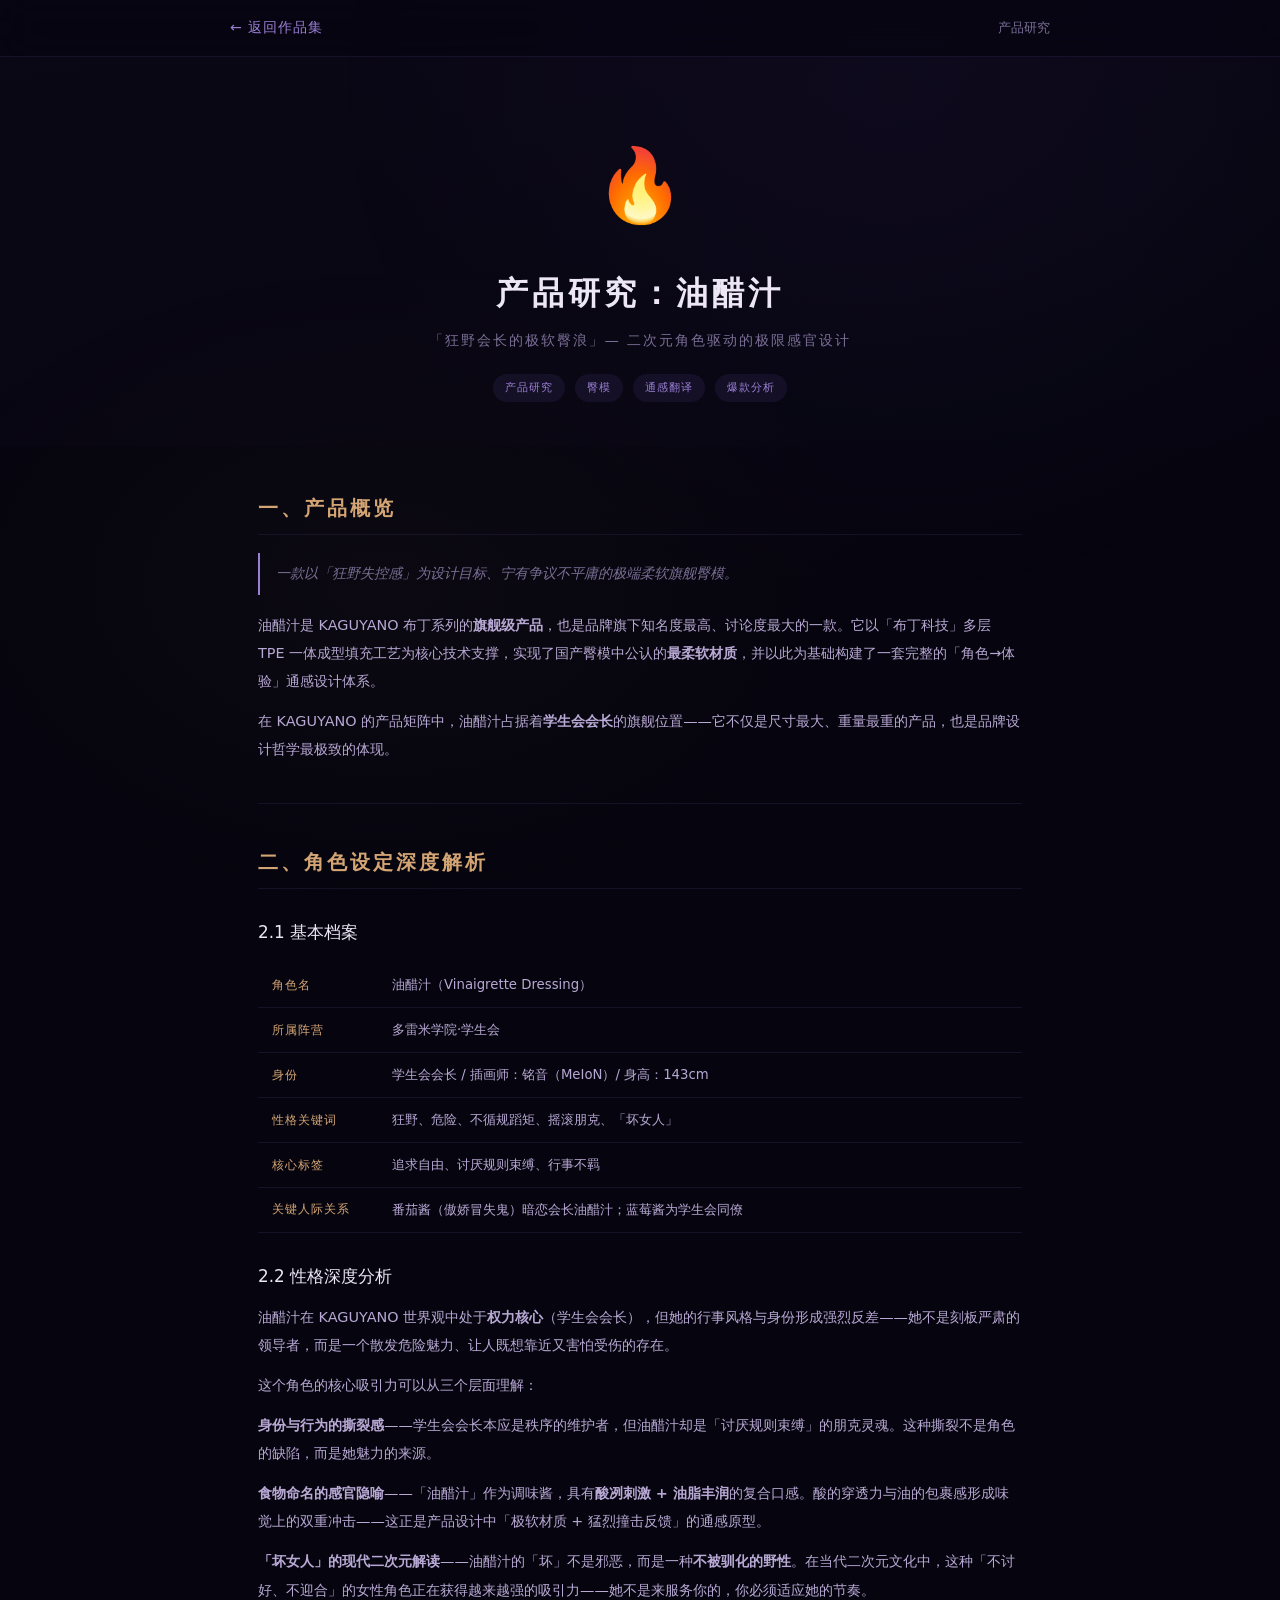
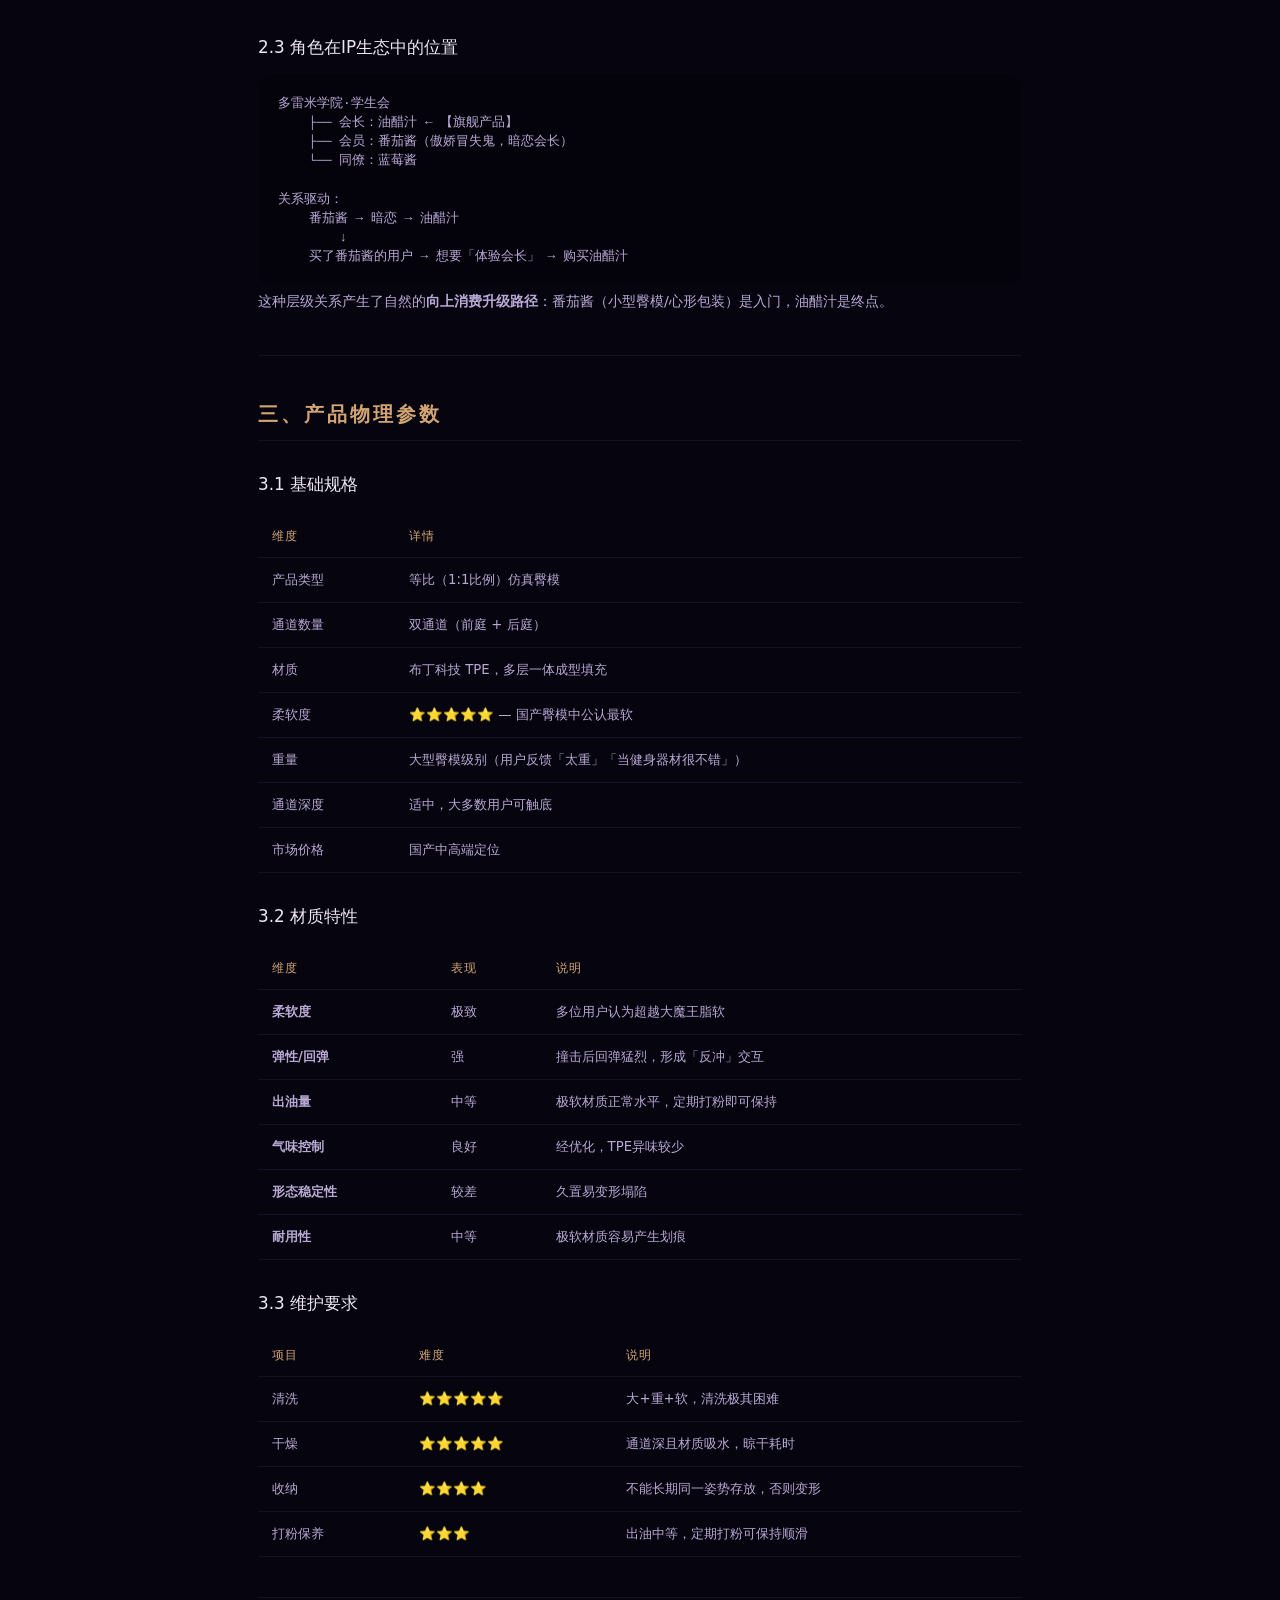
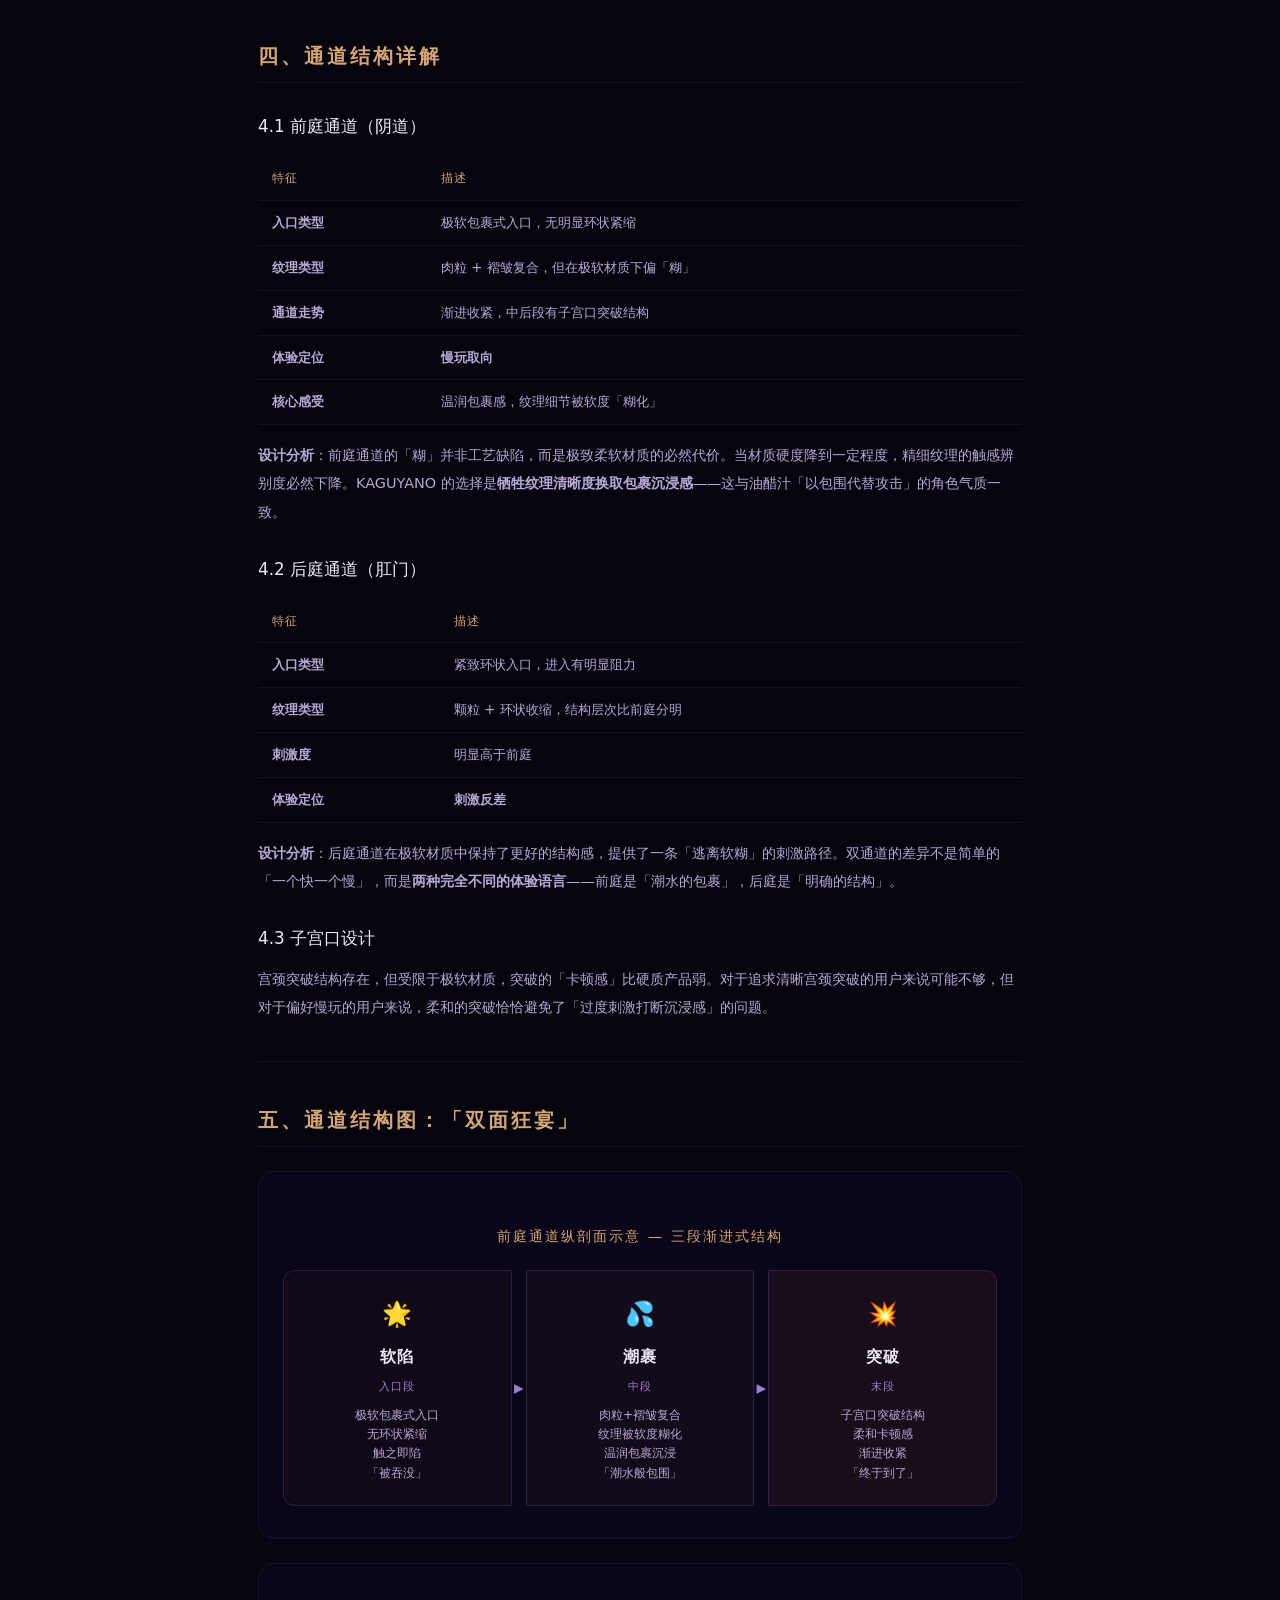
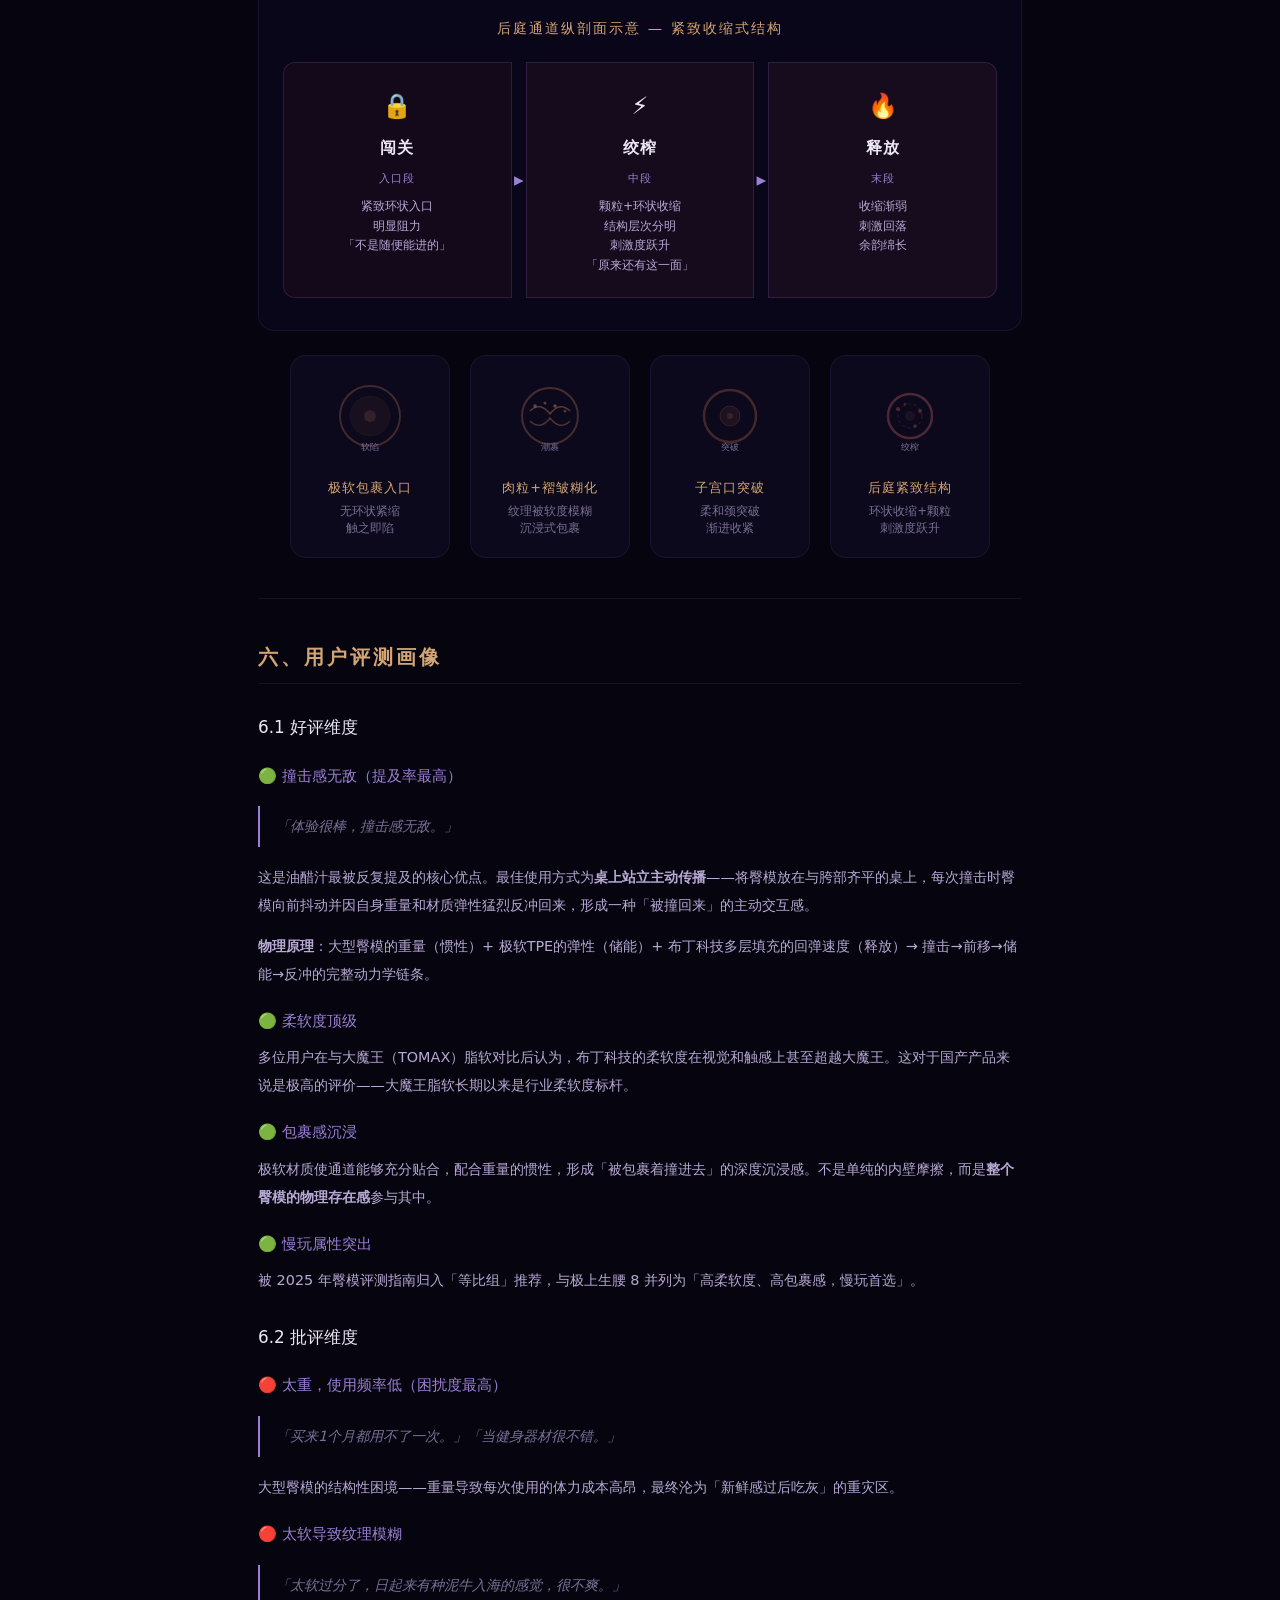
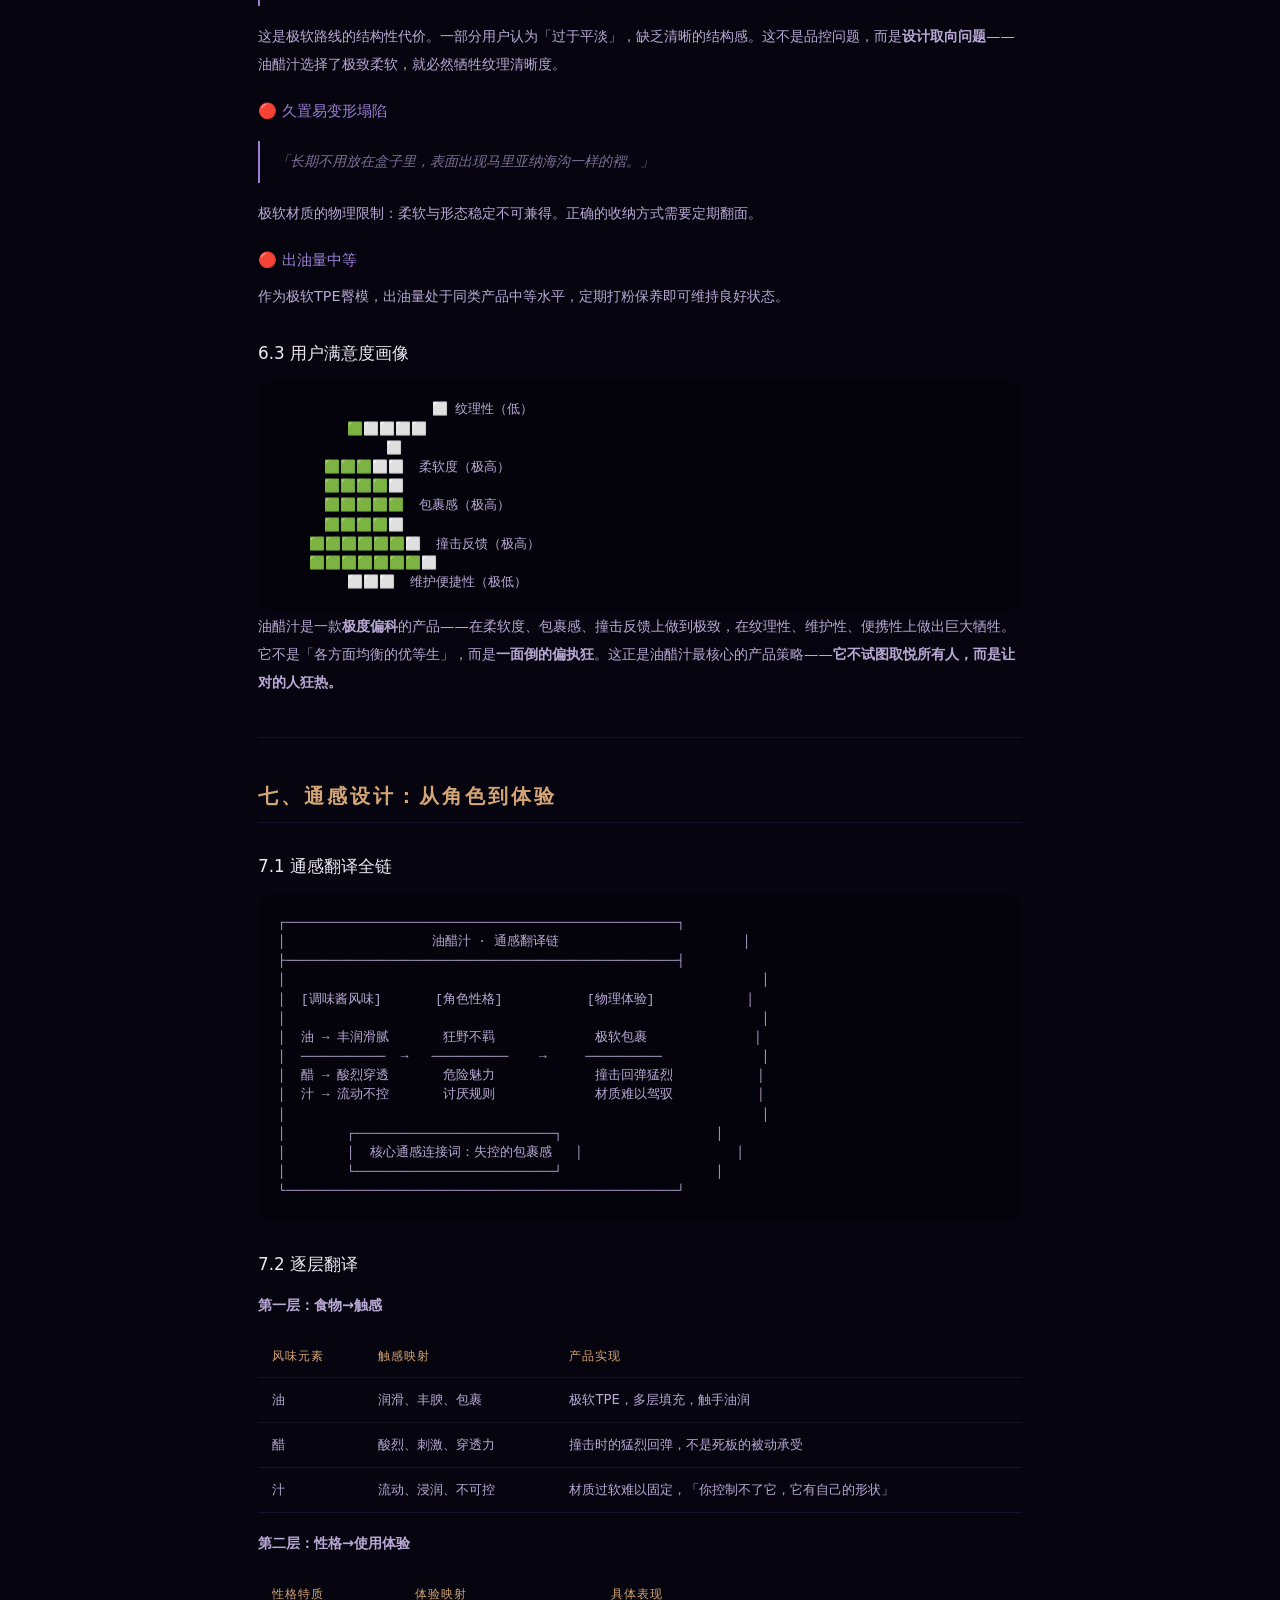
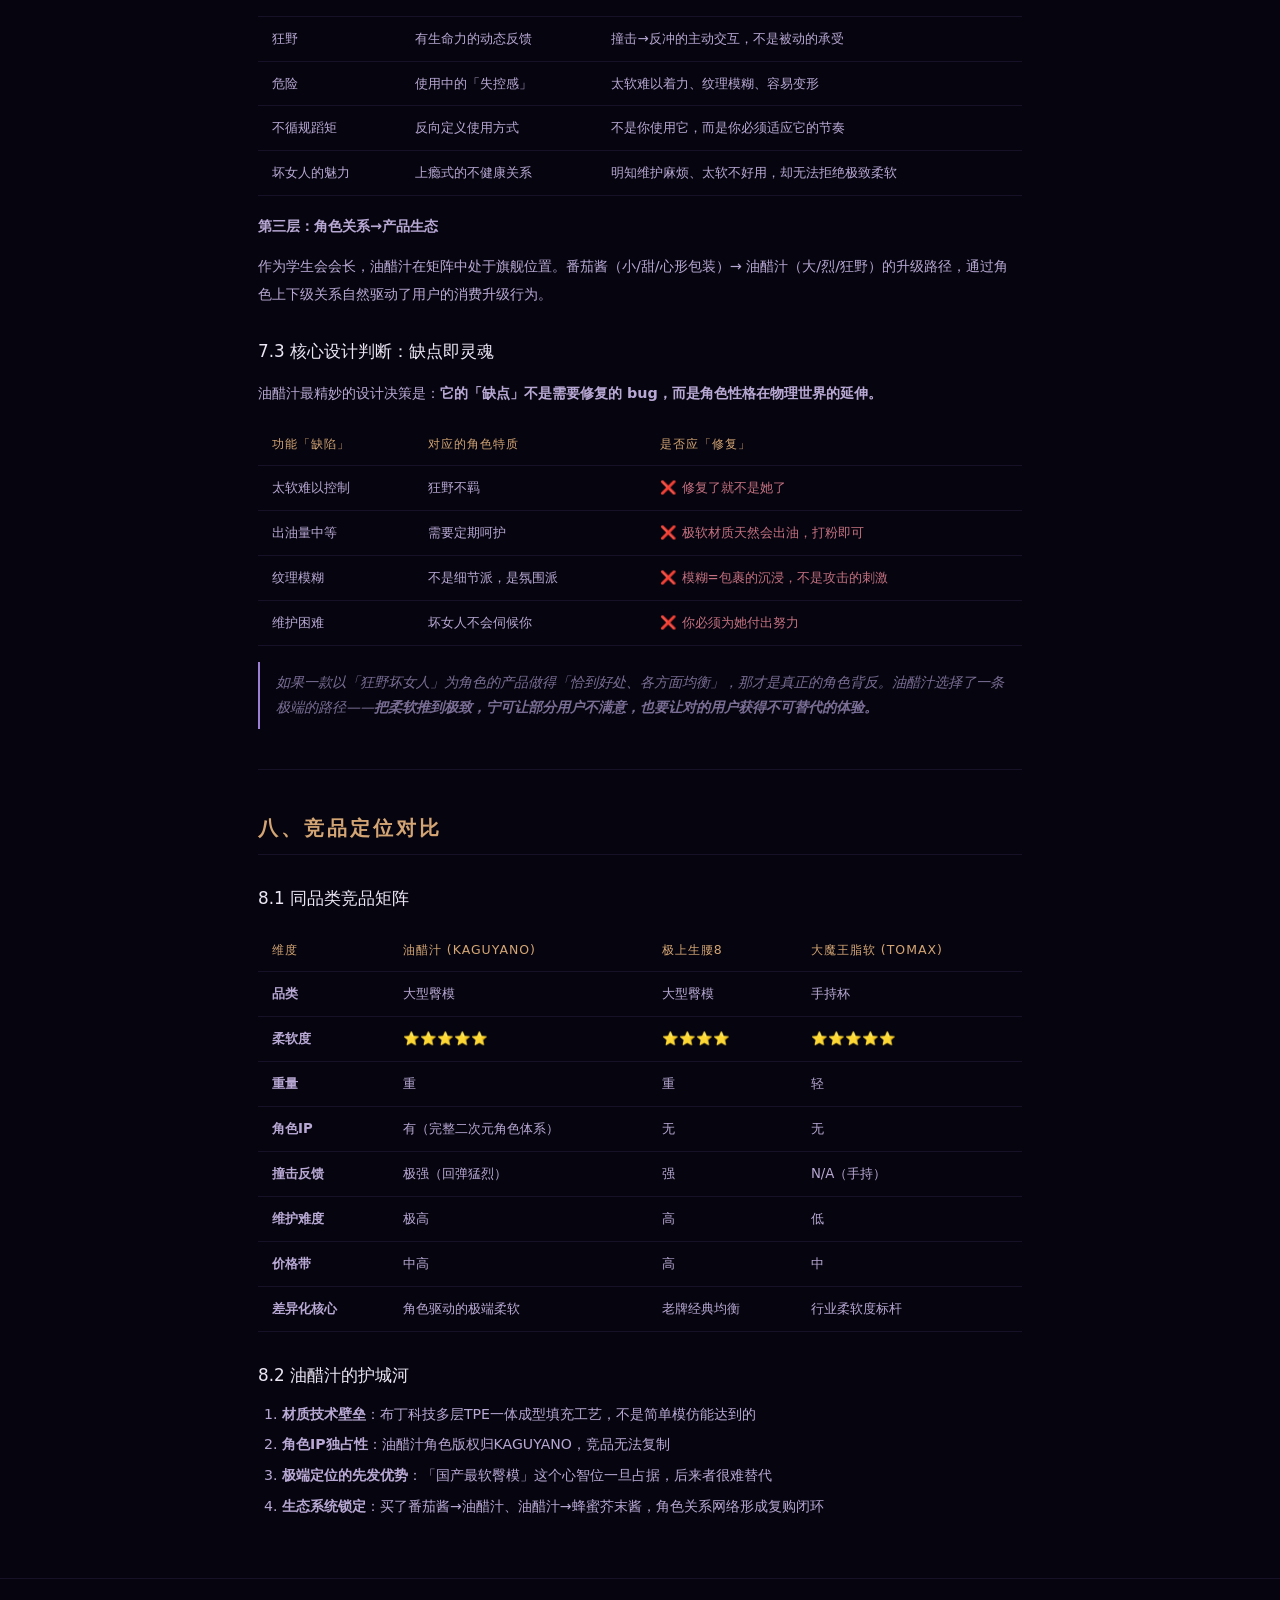
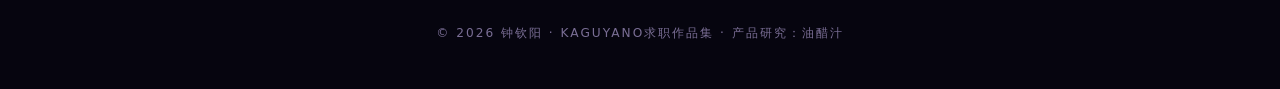
<file: works/oil-vinegar.html>
<!DOCTYPE html>
<html lang="zh-CN">
<head>
<meta charset="UTF-8">
<meta name="viewport" content="width=device-width, initial-scale=1.0">
<title>产品研究：油醋汁 · 作品集</title>
<style>
  :root{
    --bg-deep:#06050f;--bg-card:rgba(20,16,45,0.5);--text-primary:#ece6f5;
    --text-secondary:#b8a8d4;--text-muted:#7a6e95;--accent-purple:#9b7fd4;
    --accent-amber:#d4a574;--glass-border:rgba(140,110,210,0.12);
    --radius:16px;--max-w:820px
  }
  *,*::before,*::after{box-sizing:border-box;margin:0;padding:0}
  body{
    font-family:'PingFang SC','Microsoft YaHei','Hiragino Sans GB',system-ui,sans-serif;
    background:var(--bg-deep);color:var(--text-primary);line-height:1.8;
    -webkit-font-smoothing:antialiased;
  }
  body::before{
    content:'';position:fixed;top:0;left:0;width:100%;height:100%;
    background:radial-gradient(ellipse at 70% 10%,rgba(120,80,200,0.05),transparent 45%),
               radial-gradient(ellipse at 30% 65%,rgba(200,150,100,0.03),transparent 40%);
    pointer-events:none;z-index:0;
  }
  .container{max-width:var(--max-w);margin:0 auto;padding:0 28px;position:relative;z-index:1}
  nav{
    position:sticky;top:0;z-index:50;
    background:rgba(8,6,20,0.78);backdrop-filter:blur(20px);
    border-bottom:1px solid var(--glass-border);padding:0 28px;
  }
  .nav-inner{max-width:var(--max-w);margin:0 auto;display:flex;align-items:center;justify-content:space-between;height:56px}
  .nav-back{color:var(--accent-purple);text-decoration:none;font-size:0.88rem;letter-spacing:1px;transition:0.2s}
  .nav-back:hover{color:var(--text-primary)}
  .nav-title{font-size:0.82rem;color:var(--text-muted)}

  header{
    padding:64px 0 44px;text-align:center;
    background:linear-gradient(170deg,rgba(80,50,130,0.06),rgba(20,12,40,0.03));
  }
  header .cover{font-size:4.5rem;margin-bottom:14px}
  header h1{font-size:2rem;font-weight:700;letter-spacing:4px;margin-bottom:6px}
  header .subtitle{color:var(--text-muted);font-size:0.9rem;letter-spacing:2px}
  header .tags{display:flex;justify-content:center;gap:10px;margin-top:20px;flex-wrap:wrap}
  header .tags span{
    font-size:0.7rem;padding:4px 12px;border-radius:20px;
    background:rgba(120,100,200,0.1);color:var(--accent-purple);letter-spacing:1px;
  }

  section{padding:44px 0}
  section h2{
    font-size:1.25rem;font-weight:600;letter-spacing:3px;
    margin-bottom:18px;color:var(--accent-amber);
    padding-bottom:8px;border-bottom:1px solid var(--glass-border);
  }
  section h3{font-size:1.05rem;font-weight:500;color:var(--text-primary);margin:28px 0 12px}
  section h4{font-size:0.95rem;font-weight:500;color:var(--accent-purple);margin:20px 0 8px}
  section p{font-size:0.9rem;color:var(--text-secondary);margin-bottom:12px;line-height:1.95}
  section ul,section ol{padding-left:24px;margin-bottom:16px}
  section li{font-size:0.88rem;color:var(--text-secondary);margin-bottom:6px;line-height:1.75}
  table{width:100%;border-collapse:collapse;margin:16px 0;font-size:0.83rem}
  th,td{padding:10px 14px;text-align:left;border-bottom:1px solid var(--glass-border)}
  th{color:var(--accent-amber);font-weight:500;font-size:0.78rem;letter-spacing:1px;white-space:nowrap}
  td{color:var(--text-secondary)}
  blockquote{
    border-left:2px solid var(--accent-purple);padding:8px 16px;
    margin:16px 0;color:var(--text-muted);font-style:italic;font-size:0.88rem;
  }
  hr{border:none;border-top:1px solid var(--glass-border);margin:40px 0}
  pre{
    background:rgba(0,0,0,0.25);padding:20px;border-radius:var(--radius);
    overflow-x:auto;font-size:0.8rem;color:var(--text-secondary);line-height:1.5;
  }

  /* ---- 通道结构图 ---- */
  .channel-diagram{
    background:rgba(10,8,30,0.6);border:1px solid var(--glass-border);
    border-radius:var(--radius);padding:32px 24px;margin:24px 0;
    overflow-x:auto;
  }
  .channel-diagram h4{
    text-align:center;color:var(--accent-amber);margin-bottom:20px;font-size:0.9rem;letter-spacing:2px;
  }
  .channel-bar{
    display:flex;align-items:stretch;justify-content:center;gap:0;
    min-width:600px;margin:0 auto;position:relative;
  }
  .channel-phase{
    flex:1;padding:22px 14px;text-align:center;
    border:1px solid rgba(140,110,210,0.2);
    position:relative;transition:0.3s;
  }
  .channel-phase:first-child{border-radius:12px 0 0 12px}
  .channel-phase:last-child{border-radius:0 12px 12px 0}
  .channel-phase:hover{
    background:rgba(120,90,180,0.08);border-color:var(--accent-purple);z-index:2;
  }
  .channel-phase .phase-name{
    font-size:1rem;font-weight:600;color:var(--text-primary);margin-bottom:6px;letter-spacing:1px;
  }
  .channel-phase .phase-range{
    font-size:0.7rem;color:var(--accent-purple);margin-bottom:8px;letter-spacing:1px;
  }
  .channel-phase .phase-desc{
    font-size:0.76rem;color:var(--text-secondary);line-height:1.6;
  }
  .channel-phase .phase-icon{font-size:1.5rem;margin-bottom:6px}
  .channel-arrow{
    display:flex;align-items:center;color:var(--accent-purple);
    font-size:1.2rem;padding:0 2px;
  }

  /* 通道截面示意 */
  .channel-cross{
    display:flex;gap:20px;justify-content:center;flex-wrap:wrap;margin:24px 0;
  }
  .cross-item{
    text-align:center;background:rgba(20,16,45,0.4);
    border:1px solid var(--glass-border);border-radius:var(--radius);
    padding:20px;width:160px;
  }
  .cross-item .cross-svg{width:80px;height:80px;margin:0 auto 10px}
  .cross-item .cross-label{font-size:0.8rem;color:var(--accent-amber);letter-spacing:1px;margin-bottom:4px}
  .cross-item .cross-desc{font-size:0.72rem;color:var(--text-muted);line-height:1.5}

  footer{text-align:center;padding:44px 0;font-size:0.76rem;color:var(--text-muted);letter-spacing:2px;border-top:1px solid var(--glass-border)}

  @media(max-width:640px){
    header h1{font-size:1.4rem}
    .channel-bar{flex-direction:column;min-width:auto}
    .channel-phase{border-radius:0!important}
    .channel-phase:first-child{border-radius:12px 12px 0 0!important}
    .channel-phase:last-child{border-radius:0 0 12px 12px!important}
    .channel-arrow{transform:rotate(90deg)}
  }
</style>
</head>
<body>

<nav>
  <div class="nav-inner">
    <a href="../index.html" class="nav-back">&#x2190; &#x8FD4;&#x56DE;&#x4F5C;&#x54C1;&#x96C6;</a>
    <span class="nav-title">&#x4EA7;&#x54C1;&#x7814;&#x7A76;</span>
  </div>
</nav>

<header>
  <div class="container">
    <div class="cover">&#x1F525;</div>
    <h1>产品研究：油醋汁</h1>
    <p class="subtitle">「狂野会长的极软臀浪」— 二次元角色驱动的极限感官设计</p>
    <div class="tags">
      <span>&#x4EA7;&#x54C1;&#x7814;&#x7A76;</span><span>&#x81C0;&#x6A21;</span><span>&#x901A;&#x611F;&#x7FFB;&#x8BD1;</span><span>&#x7206;&#x6B3E;&#x5206;&#x6790;</span>
    </div>
  </div>
</header>

<section>
<div class="container">

<h2>一、产品概览</h2>

<blockquote>一款以「狂野失控感」为设计目标、宁有争议不平庸的极端柔软旗舰臀模。</blockquote>

<p>油醋汁是 KAGUYANO 布丁系列的<strong>旗舰级产品</strong>，也是品牌旗下知名度最高、讨论度最大的一款。它以「布丁科技」多层 TPE 一体成型填充工艺为核心技术支撑，实现了国产臀模中公认的<strong>最柔软材质</strong>，并以此为基础构建了一套完整的「角色&#x2192;体验」通感设计体系。</p>

<p>在 KAGUYANO 的产品矩阵中，油醋汁占据着<strong>学生会会长</strong>的旗舰位置——它不仅是尺寸最大、重量最重的产品，也是品牌设计哲学最极致的体现。</p>

<hr>

<h2>二、角色设定深度解析</h2>

<h3>2.1 基本档案</h3>

<table>
<tr><th style="width:120px">角色名</th><td>油醋汁（Vinaigrette Dressing）</td></tr>
<tr><th>所属阵营</th><td>多雷米学院·学生会</td></tr>
<tr><th>身份</th><td>学生会会长 / 插画师：铭音（MeIoN）/ 身高：143cm</td></tr>
<tr><th>性格关键词</th><td>狂野、危险、不循规蹈矩、摇滚朋克、「坏女人」</td></tr>
<tr><th>核心标签</th><td>追求自由、讨厌规则束缚、行事不羁</td></tr>
<tr><th>关键人际关系</th><td>番茄酱（傲娇冒失鬼）暗恋会长油醋汁；蓝莓酱为学生会同僚</td></tr>
</table>

<h3>2.2 性格深度分析</h3>

<p>油醋汁在 KAGUYANO 世界观中处于<strong>权力核心</strong>（学生会会长），但她的行事风格与身份形成强烈反差——她不是刻板严肃的领导者，而是一个散发危险魅力、让人既想靠近又害怕受伤的存在。</p>

<p>这个角色的核心吸引力可以从三个层面理解：</p>

<p><strong>身份与行为的撕裂感</strong>——学生会会长本应是秩序的维护者，但油醋汁却是「讨厌规则束缚」的朋克灵魂。这种撕裂不是角色的缺陷，而是她魅力的来源。</p>

<p><strong>食物命名的感官隐喻</strong>——「油醋汁」作为调味酱，具有<strong>酸冽刺激 + 油脂丰润</strong>的复合口感。酸的穿透力与油的包裹感形成味觉上的双重冲击——这正是产品设计中「极软材质 + 猛烈撞击反馈」的通感原型。</p>

<p><strong>「坏女人」的现代二次元解读</strong>——油醋汁的「坏」不是邪恶，而是一种<strong>不被驯化的野性</strong>。在当代二次元文化中，这种「不讨好、不迎合」的女性角色正在获得越来越强的吸引力——她不是来服务你的，你必须适应她的节奏。</p>

<h3>2.3 角色在IP生态中的位置</h3>

<pre>
多雷米学院·学生会
    &#x251C;&#x2500;&#x2500; 会长：油醋汁 &#x2190; 【旗舰产品】
    &#x251C;&#x2500;&#x2500; 会员：番茄酱（傲娇冒失鬼，暗恋会长）
    &#x2514;&#x2500;&#x2500; 同僚：蓝莓酱

关系驱动：
    番茄酱 &#x2192; 暗恋 &#x2192; 油醋汁
        &#x2193;
    买了番茄酱的用户 &#x2192; 想要「体验会长」 &#x2192; 购买油醋汁
</pre>

<p>这种层级关系产生了自然的<strong>向上消费升级路径</strong>：番茄酱（小型臀模/心形包装）是入门，油醋汁是终点。</p>

<hr>

<h2>三、产品物理参数</h2>

<h3>3.1 基础规格</h3>

<table>
<tr><th>维度</th><th>详情</th></tr>
<tr><td>产品类型</td><td>等比（1:1比例）仿真臀模</td></tr>
<tr><td>通道数量</td><td>双通道（前庭 + 后庭）</td></tr>
<tr><td>材质</td><td>布丁科技 TPE，多层一体成型填充</td></tr>
<tr><td>柔软度</td><td>&#x2B50;&#x2B50;&#x2B50;&#x2B50;&#x2B50; — 国产臀模中公认最软</td></tr>
<tr><td>重量</td><td>大型臀模级别（用户反馈「太重」「当健身器材很不错」）</td></tr>
<tr><td>通道深度</td><td>适中，大多数用户可触底</td></tr>
<tr><td>市场价格</td><td>国产中高端定位</td></tr>
</table>

<h3>3.2 材质特性</h3>

<table>
<tr><th>维度</th><th>表现</th><th>说明</th></tr>
<tr><td><strong>柔软度</strong></td><td>极致</td><td>多位用户认为超越大魔王脂软</td></tr>
<tr><td><strong>弹性/回弹</strong></td><td>强</td><td>撞击后回弹猛烈，形成「反冲」交互</td></tr>
<tr><td><strong>出油量</strong></td><td>中等</td><td>极软材质正常水平，定期打粉即可保持</td></tr>
<tr><td><strong>气味控制</strong></td><td>良好</td><td>经优化，TPE异味较少</td></tr>
<tr><td><strong>形态稳定性</strong></td><td>较差</td><td>久置易变形塌陷</td></tr>
<tr><td><strong>耐用性</strong></td><td>中等</td><td>极软材质容易产生划痕</td></tr>
</table>

<h3>3.3 维护要求</h3>

<table>
<tr><th>项目</th><th>难度</th><th>说明</th></tr>
<tr><td>清洗</td><td>&#x2B50;&#x2B50;&#x2B50;&#x2B50;&#x2B50;</td><td>大+重+软，清洗极其困难</td></tr>
<tr><td>干燥</td><td>&#x2B50;&#x2B50;&#x2B50;&#x2B50;&#x2B50;</td><td>通道深且材质吸水，晾干耗时</td></tr>
<tr><td>收纳</td><td>&#x2B50;&#x2B50;&#x2B50;&#x2B50;</td><td>不能长期同一姿势存放，否则变形</td></tr>
<tr><td>打粉保养</td><td>&#x2B50;&#x2B50;&#x2B50;</td><td>出油中等，定期打粉可保持顺滑</td></tr>
</table>

<hr>

<h2>四、通道结构详解</h2>

<h3>4.1 前庭通道（阴道）</h3>

<table>
<tr><th>特征</th><th>描述</th></tr>
<tr><td><strong>入口类型</strong></td><td>极软包裹式入口，无明显环状紧缩</td></tr>
<tr><td><strong>纹理类型</strong></td><td>肉粒 + 褶皱复合，但在极软材质下偏「糊」</td></tr>
<tr><td><strong>通道走势</strong></td><td>渐进收紧，中后段有子宫口突破结构</td></tr>
<tr><td><strong>体验定位</strong></td><td><strong>慢玩取向</strong></td></tr>
<tr><td><strong>核心感受</strong></td><td>温润包裹感，纹理细节被软度「糊化」</td></tr>
</table>

<p><strong>设计分析</strong>：前庭通道的「糊」并非工艺缺陷，而是极致柔软材质的必然代价。当材质硬度降到一定程度，精细纹理的触感辨别度必然下降。KAGUYANO 的选择是<strong>牺牲纹理清晰度换取包裹沉浸感</strong>——这与油醋汁「以包围代替攻击」的角色气质一致。</p>

<h3>4.2 后庭通道（肛门）</h3>

<table>
<tr><th>特征</th><th>描述</th></tr>
<tr><td><strong>入口类型</strong></td><td>紧致环状入口，进入有明显阻力</td></tr>
<tr><td><strong>纹理类型</strong></td><td>颗粒 + 环状收缩，结构层次比前庭分明</td></tr>
<tr><td><strong>刺激度</strong></td><td>明显高于前庭</td></tr>
<tr><td><strong>体验定位</strong></td><td><strong>刺激反差</strong></td></tr>
</table>

<p><strong>设计分析</strong>：后庭通道在极软材质中保持了更好的结构感，提供了一条「逃离软糊」的刺激路径。双通道的差异不是简单的「一个快一个慢」，而是<strong>两种完全不同的体验语言</strong>——前庭是「潮水的包裹」，后庭是「明确的结构」。</p>

<h3>4.3 子宫口设计</h3>

<p>宫颈突破结构存在，但受限于极软材质，突破的「卡顿感」比硬质产品弱。对于追求清晰宫颈突破的用户来说可能不够，但对于偏好慢玩的用户来说，柔和的突破恰恰避免了「过度刺激打断沉浸感」的问题。</p>

<hr>

<h2>五、通道结构图：「双面狂宴」</h2>

<div class="channel-diagram">
  <h4>前庭通道纵剖面示意 — 三段渐进式结构</h4>
  <div class="channel-bar">
    <div class="channel-phase" style="background:rgba(180,80,60,0.06)">
      <div class="phase-icon">&#x1F31F;</div>
      <div class="phase-name">软陷</div>
      <div class="phase-range">入口段</div>
      <div class="phase-desc">极软包裹式入口<br>无环状紧缩<br>触之即陷<br>「被吞没」</div>
    </div>
    <div class="channel-arrow">&#x25B8;</div>
    <div class="channel-phase" style="background:rgba(190,100,70,0.06)">
      <div class="phase-icon">&#x1F4A6;</div>
      <div class="phase-name">潮裹</div>
      <div class="phase-range">中段</div>
      <div class="phase-desc">肉粒+褶皱复合<br>纹理被软度糊化<br>温润包裹沉浸<br>「潮水般包围」</div>
    </div>
    <div class="channel-arrow">&#x25B8;</div>
    <div class="channel-phase" style="background:rgba(200,120,80,0.08)">
      <div class="phase-icon">&#x1F4A5;</div>
      <div class="phase-name">突破</div>
      <div class="phase-range">末段</div>
      <div class="phase-desc">子宫口突破结构<br>柔和卡顿感<br>渐进收紧<br>「终于到了」</div>
    </div>
  </div>
</div>

<div class="channel-diagram">
  <h4>后庭通道纵剖面示意 — 紧致收缩式结构</h4>
  <div class="channel-bar">
    <div class="channel-phase" style="background:rgba(160,60,80,0.08)">
      <div class="phase-icon">&#x1F512;</div>
      <div class="phase-name">闯关</div>
      <div class="phase-range">入口段</div>
      <div class="phase-desc">紧致环状入口<br>明显阻力<br>「不是随便能进的」</div>
    </div>
    <div class="channel-arrow">&#x25B8;</div>
    <div class="channel-phase" style="background:rgba(180,80,90,0.08)">
      <div class="phase-icon">&#x26A1;</div>
      <div class="phase-name">绞榨</div>
      <div class="phase-range">中段</div>
      <div class="phase-desc">颗粒+环状收缩<br>结构层次分明<br>刺激度跃升<br>「原来还有这一面」</div>
    </div>
    <div class="channel-arrow">&#x25B8;</div>
    <div class="channel-phase" style="background:rgba(200,100,100,0.08)">
      <div class="phase-icon">&#x1F525;</div>
      <div class="phase-name">释放</div>
      <div class="phase-range">末段</div>
      <div class="phase-desc">收缩渐弱<br>刺激回落<br>余韵绵长</div>
    </div>
  </div>
</div>

<div class="channel-cross">
  <div class="cross-item">
    <svg class="cross-svg" viewBox="0 0 80 80">
      <circle cx="40" cy="40" r="30" fill="none" stroke="rgba(220,140,100,0.25)" stroke-width="2"/>
      <circle cx="40" cy="40" r="20" fill="rgba(220,140,100,0.06)" stroke="rgba(220,140,100,0.1)" stroke-width="0.5"/>
      <circle cx="40" cy="40" r="6" fill="rgba(220,160,120,0.12)"/>
      <text x="40" y="74" text-anchor="middle" fill="var(--text-muted)" font-size="9">软陷</text>
    </svg>
    <div class="cross-label">极软包裹入口</div>
    <div class="cross-desc">无环状紧缩<br>触之即陷</div>
  </div>
  <div class="cross-item">
    <svg class="cross-svg" viewBox="0 0 80 80">
      <circle cx="40" cy="40" r="28" fill="none" stroke="rgba(200,130,90,0.3)" stroke-width="2"/>
      <path d="M20 35 Q30 25 40 38 Q50 25 60 35" fill="none" stroke="rgba(220,150,100,0.35)" stroke-width="1.5"/>
      <path d="M20 45 Q30 55 40 42 Q50 55 60 45" fill="none" stroke="rgba(220,150,100,0.3)" stroke-width="1.5"/>
      <circle cx="25" cy="30" r="1.8" fill="rgba(220,160,120,0.4)"/>
      <circle cx="35" cy="27" r="1.5" fill="rgba(220,160,120,0.35)"/>
      <circle cx="45" cy="30" r="1.8" fill="rgba(220,160,120,0.4)"/>
      <circle cx="55" cy="35" r="1.5" fill="rgba(220,160,120,0.3)"/>
      <text x="40" y="74" text-anchor="middle" fill="var(--text-muted)" font-size="9">潮裹</text>
    </svg>
    <div class="cross-label">肉粒+褶皱糊化</div>
    <div class="cross-desc">纹理被软度模糊<br>沉浸式包裹</div>
  </div>
  <div class="cross-item">
    <svg class="cross-svg" viewBox="0 0 80 80">
      <circle cx="40" cy="40" r="26" fill="none" stroke="rgba(200,110,80,0.3)" stroke-width="2.5"/>
      <circle cx="40" cy="40" r="10" fill="rgba(200,110,80,0.1)" stroke="rgba(200,110,80,0.2)" stroke-width="1"/>
      <circle cx="40" cy="40" r="3" fill="rgba(220,130,100,0.15)"/>
      <text x="40" y="74" text-anchor="middle" fill="var(--text-muted)" font-size="9">突破</text>
    </svg>
    <div class="cross-label">子宫口突破</div>
    <div class="cross-desc">柔和颈突破<br>渐进收紧</div>
  </div>
  <div class="cross-item">
    <svg class="cross-svg" viewBox="0 0 80 80">
      <circle cx="40" cy="40" r="22" fill="none" stroke="rgba(200,100,100,0.35)" stroke-width="2.5"/>
      <circle cx="40" cy="40" r="12" fill="none" stroke="rgba(200,100,100,0.2)" stroke-width="1" stroke-dasharray="3"/>
      <circle cx="40" cy="40" r="5" fill="rgba(200,100,100,0.1)"/>
      <circle cx="28" cy="33" r="2" fill="rgba(220,120,100,0.3)"/>
      <circle cx="35" cy="28" r="1.5" fill="rgba(220,120,100,0.25)"/>
      <circle cx="50" cy="35" r="2" fill="rgba(220,120,100,0.3)"/>
      <circle cx="45" cy="50" r="1.8" fill="rgba(220,120,100,0.28)"/>
      <text x="40" y="74" text-anchor="middle" fill="var(--text-muted)" font-size="9">绞榨</text>
    </svg>
    <div class="cross-label">后庭紧致结构</div>
    <div class="cross-desc">环状收缩+颗粒<br>刺激度跃升</div>
  </div>
</div>

<hr>

<h2>六、用户评测画像</h2>

<h3>6.1 好评维度</h3>

<h4>&#x1F7E2; 撞击感无敌（提及率最高）</h4>
<blockquote>「体验很棒，撞击感无敌。」</blockquote>
<p>这是油醋汁最被反复提及的核心优点。最佳使用方式为<strong>桌上站立主动传播</strong>——将臀模放在与胯部齐平的桌上，每次撞击时臀模向前抖动并因自身重量和材质弹性猛烈反冲回来，形成一种「被撞回来」的主动交互感。</p>
<p><strong>物理原理</strong>：大型臀模的重量（惯性）+ 极软TPE的弹性（储能）+ 布丁科技多层填充的回弹速度（释放）&#x2192; 撞击&#x2192;前移&#x2192;储能&#x2192;反冲的完整动力学链条。</p>

<h4>&#x1F7E2; 柔软度顶级</h4>
<p>多位用户在与大魔王（TOMAX）脂软对比后认为，布丁科技的柔软度在视觉和触感上甚至超越大魔王。这对于国产产品来说是极高的评价——大魔王脂软长期以来是行业柔软度标杆。</p>

<h4>&#x1F7E2; 包裹感沉浸</h4>
<p>极软材质使通道能够充分贴合，配合重量的惯性，形成「被包裹着撞进去」的深度沉浸感。不是单纯的内壁摩擦，而是<strong>整个臀模的物理存在感</strong>参与其中。</p>

<h4>&#x1F7E2; 慢玩属性突出</h4>
<p>被 2025 年臀模评测指南归入「等比组」推荐，与极上生腰 8 并列为「高柔软度、高包裹感，慢玩首选」。</p>

<h3>6.2 批评维度</h3>

<h4>&#x1F534; 太重，使用频率低（困扰度最高）</h4>
<blockquote>「买来1个月都用不了一次。」「当健身器材很不错。」</blockquote>
<p>大型臀模的结构性困境——重量导致每次使用的体力成本高昂，最终沦为「新鲜感过后吃灰」的重灾区。</p>

<h4>&#x1F534; 太软导致纹理模糊</h4>
<blockquote>「太软过分了，日起来有种泥牛入海的感觉，很不爽。」</blockquote>
<p>这是极软路线的结构性代价。一部分用户认为「过于平淡」，缺乏清晰的结构感。这不是品控问题，而是<strong>设计取向问题</strong>——油醋汁选择了极致柔软，就必然牺牲纹理清晰度。</p>

<h4>&#x1F534; 久置易变形塌陷</h4>
<blockquote>「长期不用放在盒子里，表面出现马里亚纳海沟一样的褶。」</blockquote>
<p>极软材质的物理限制：柔软与形态稳定不可兼得。正确的收纳方式需要定期翻面。</p>

<h4>&#x1F534; 出油量中等</h4>
<p>作为极软TPE臀模，出油量处于同类产品中等水平，定期打粉保养即可维持良好状态。</p>

<h3>6.3 用户满意度画像</h3>

<pre>
                    &#x2B1C; 纹理性（低）
         &#x1F7E9;&#x2B1C;&#x2B1C;&#x2B1C;&#x2B1C;
              &#x2B1C;
      &#x1F7E9;&#x1F7E9;&#x1F7E9;&#x2B1C;&#x2B1C;  柔软度（极高）
      &#x1F7E9;&#x1F7E9;&#x1F7E9;&#x1F7E9;&#x2B1C;
      &#x1F7E9;&#x1F7E9;&#x1F7E9;&#x1F7E9;&#x1F7E9;  包裹感（极高）
      &#x1F7E9;&#x1F7E9;&#x1F7E9;&#x1F7E9;&#x2B1C;
    &#x1F7E9;&#x1F7E9;&#x1F7E9;&#x1F7E9;&#x1F7E9;&#x1F7E9;&#x2B1C;  撞击反馈（极高）
    &#x1F7E9;&#x1F7E9;&#x1F7E9;&#x1F7E9;&#x1F7E9;&#x1F7E9;&#x1F7E9;&#x2B1C;
         &#x2B1C;&#x2B1C;&#x2B1C;  维护便捷性（极低）
</pre>

<p>油醋汁是一款<strong>极度偏科</strong>的产品——在柔软度、包裹感、撞击反馈上做到极致，在纹理性、维护性、便携性上做出巨大牺牲。它不是「各方面均衡的优等生」，而是<strong>一面倒的偏执狂</strong>。这正是油醋汁最核心的产品策略——<strong>它不试图取悦所有人，而是让对的人狂热。</strong></p>

<hr>

<h2>七、通感设计：从角色到体验</h2>

<h3>7.1 通感翻译全链</h3>

<pre>
&#x250C;&#x2500;&#x2500;&#x2500;&#x2500;&#x2500;&#x2500;&#x2500;&#x2500;&#x2500;&#x2500;&#x2500;&#x2500;&#x2500;&#x2500;&#x2500;&#x2500;&#x2500;&#x2500;&#x2500;&#x2500;&#x2500;&#x2500;&#x2500;&#x2500;&#x2500;&#x2500;&#x2500;&#x2500;&#x2500;&#x2500;&#x2500;&#x2500;&#x2500;&#x2500;&#x2500;&#x2500;&#x2500;&#x2500;&#x2500;&#x2500;&#x2500;&#x2500;&#x2500;&#x2500;&#x2500;&#x2500;&#x2500;&#x2500;&#x2500;&#x2500;&#x2500;&#x2510;
&#x2502;                   油醋汁 &#xB7; 通感翻译链                        &#x2502;
&#x251C;&#x2500;&#x2500;&#x2500;&#x2500;&#x2500;&#x2500;&#x2500;&#x2500;&#x2500;&#x2500;&#x2500;&#x2500;&#x2500;&#x2500;&#x2500;&#x2500;&#x2500;&#x2500;&#x2500;&#x2500;&#x2500;&#x2500;&#x2500;&#x2500;&#x2500;&#x2500;&#x2500;&#x2500;&#x2500;&#x2500;&#x2500;&#x2500;&#x2500;&#x2500;&#x2500;&#x2500;&#x2500;&#x2500;&#x2500;&#x2500;&#x2500;&#x2500;&#x2500;&#x2500;&#x2500;&#x2500;&#x2500;&#x2500;&#x2500;&#x2500;&#x2500;&#x2524;
&#x2502;                                                              &#x2502;
&#x2502;  [调味酱风味]       [角色性格]           [物理体验]            &#x2502;
&#x2502;                                                              &#x2502;
&#x2502;  油 &#x2192; 丰润滑腻       狂野不羁             极软包裹              &#x2502;
&#x2502;  &#x2500;&#x2500;&#x2500;&#x2500;&#x2500;&#x2500;&#x2500;&#x2500;&#x2500;&#x2500;&#x2500;  &#x2192;   &#x2500;&#x2500;&#x2500;&#x2500;&#x2500;&#x2500;&#x2500;&#x2500;&#x2500;&#x2500;    &#x2192;     &#x2500;&#x2500;&#x2500;&#x2500;&#x2500;&#x2500;&#x2500;&#x2500;&#x2500;&#x2500;             &#x2502;
&#x2502;  醋 &#x2192; 酸烈穿透       危险魅力             撞击回弹猛烈           &#x2502;
&#x2502;  汁 &#x2192; 流动不控       讨厌规则             材质难以驾驭           &#x2502;
&#x2502;                                                              &#x2502;
&#x2502;        &#x250C;&#x2500;&#x2500;&#x2500;&#x2500;&#x2500;&#x2500;&#x2500;&#x2500;&#x2500;&#x2500;&#x2500;&#x2500;&#x2500;&#x2500;&#x2500;&#x2500;&#x2500;&#x2500;&#x2500;&#x2500;&#x2500;&#x2500;&#x2500;&#x2500;&#x2500;&#x2500;&#x2510;                    &#x2502;
&#x2502;        &#x2502;  核心通感连接词：失控的包裹感   &#x2502;                    &#x2502;
&#x2502;        &#x2514;&#x2500;&#x2500;&#x2500;&#x2500;&#x2500;&#x2500;&#x2500;&#x2500;&#x2500;&#x2500;&#x2500;&#x2500;&#x2500;&#x2500;&#x2500;&#x2500;&#x2500;&#x2500;&#x2500;&#x2500;&#x2500;&#x2500;&#x2500;&#x2500;&#x2500;&#x2500;&#x2518;                    &#x2502;
&#x2514;&#x2500;&#x2500;&#x2500;&#x2500;&#x2500;&#x2500;&#x2500;&#x2500;&#x2500;&#x2500;&#x2500;&#x2500;&#x2500;&#x2500;&#x2500;&#x2500;&#x2500;&#x2500;&#x2500;&#x2500;&#x2500;&#x2500;&#x2500;&#x2500;&#x2500;&#x2500;&#x2500;&#x2500;&#x2500;&#x2500;&#x2500;&#x2500;&#x2500;&#x2500;&#x2500;&#x2500;&#x2500;&#x2500;&#x2500;&#x2500;&#x2500;&#x2500;&#x2500;&#x2500;&#x2500;&#x2500;&#x2500;&#x2500;&#x2500;&#x2500;&#x2500;&#x2518;
</pre>

<h3>7.2 逐层翻译</h3>

<p><strong>第一层：食物&#x2192;触感</strong></p>

<table>
<tr><th>风味元素</th><th>触感映射</th><th>产品实现</th></tr>
<tr><td>油</td><td>润滑、丰腴、包裹</td><td>极软TPE，多层填充，触手油润</td></tr>
<tr><td>醋</td><td>酸烈、刺激、穿透力</td><td>撞击时的猛烈回弹，不是死板的被动承受</td></tr>
<tr><td>汁</td><td>流动、浸润、不可控</td><td>材质过软难以固定，「你控制不了它，它有自己的形状」</td></tr>
</table>

<p><strong>第二层：性格&#x2192;使用体验</strong></p>

<table>
<tr><th>性格特质</th><th>体验映射</th><th>具体表现</th></tr>
<tr><td>狂野</td><td>有生命力的动态反馈</td><td>撞击&#x2192;反冲的主动交互，不是被动的承受</td></tr>
<tr><td>危险</td><td>使用中的「失控感」</td><td>太软难以着力、纹理模糊、容易变形</td></tr>
<tr><td>不循规蹈矩</td><td>反向定义使用方式</td><td>不是你使用它，而是你必须适应它的节奏</td></tr>
<tr><td>坏女人的魅力</td><td>上瘾式的不健康关系</td><td>明知维护麻烦、太软不好用，却无法拒绝极致柔软</td></tr>
</table>

<p><strong>第三层：角色关系&#x2192;产品生态</strong></p>
<p>作为学生会会长，油醋汁在矩阵中处于旗舰位置。番茄酱（小/甜/心形包装）&#x2192; 油醋汁（大/烈/狂野）的升级路径，通过角色上下级关系自然驱动了用户的消费升级行为。</p>

<h3>7.3 核心设计判断：缺点即灵魂</h3>

<p>油醋汁最精妙的设计决策是：<strong>它的「缺点」不是需要修复的 bug，而是角色性格在物理世界的延伸。</strong></p>

<table>
<tr><th>功能「缺陷」</th><th>对应的角色特质</th><th>是否应「修复」</th></tr>
<tr><td>太软难以控制</td><td>狂野不羁</td><td style="color:#c47080">&#x274C; 修复了就不是她了</td></tr>
<tr><td>出油量中等</td><td>需要定期呵护</td><td style="color:#c47080">&#x274C; 极软材质天然会出油，打粉即可</td></tr>
<tr><td>纹理模糊</td><td>不是细节派，是氛围派</td><td style="color:#c47080">&#x274C; 模糊=包裹的沉浸，不是攻击的刺激</td></tr>
<tr><td>维护困难</td><td>坏女人不会伺候你</td><td style="color:#c47080">&#x274C; 你必须为她付出努力</td></tr>
</table>

<blockquote>如果一款以「狂野坏女人」为角色的产品做得「恰到好处、各方面均衡」，那才是真正的角色背反。油醋汁选择了一条极端的路径——<strong>把柔软推到极致，宁可让部分用户不满意，也要让对的用户获得不可替代的体验。</strong></blockquote>

<hr>

<h2>八、竞品定位对比</h2>

<h3>8.1 同品类竞品矩阵</h3>

<table>
<tr><th>维度</th><th>油醋汁 (KAGUYANO)</th><th>极上生腰8</th><th>大魔王脂软 (TOMAX)</th></tr>
<tr><td><strong>品类</strong></td><td>大型臀模</td><td>大型臀模</td><td>手持杯</td></tr>
<tr><td><strong>柔软度</strong></td><td>&#x2B50;&#x2B50;&#x2B50;&#x2B50;&#x2B50;</td><td>&#x2B50;&#x2B50;&#x2B50;&#x2B50;</td><td>&#x2B50;&#x2B50;&#x2B50;&#x2B50;&#x2B50;</td></tr>
<tr><td><strong>重量</strong></td><td>重</td><td>重</td><td>轻</td></tr>
<tr><td><strong>角色IP</strong></td><td>有（完整二次元角色体系）</td><td>无</td><td>无</td></tr>
<tr><td><strong>撞击反馈</strong></td><td>极强（回弹猛烈）</td><td>强</td><td>N/A（手持）</td></tr>
<tr><td><strong>维护难度</strong></td><td>极高</td><td>高</td><td>低</td></tr>
<tr><td><strong>价格带</strong></td><td>中高</td><td>高</td><td>中</td></tr>
<tr><td><strong>差异化核心</strong></td><td>角色驱动的极端柔软</td><td>老牌经典均衡</td><td>行业柔软度标杆</td></tr>
</table>

<h3>8.2 油醋汁的护城河</h3>
<ol>
<li><strong>材质技术壁垒</strong>：布丁科技多层TPE一体成型填充工艺，不是简单模仿能达到的</li>
<li><strong>角色IP独占性</strong>：油醋汁角色版权归KAGUYANO，竞品无法复制</li>
<li><strong>极端定位的先发优势</strong>：「国产最软臀模」这个心智位一旦占据，后来者很难替代</li>
<li><strong>生态系统锁定</strong>：买了番茄酱&#x2192;油醋汁、油醋汁&#x2192;蜂蜜芥末酱，角色关系网络形成复购闭环</li>
</ol>

</div>
</section>

<footer>&copy; 2026 钟钦阳 &#xB7; KAGUYANO求职作品集 &#xB7; 产品研究：油醋汁</footer>
</body>
</html>
</file>
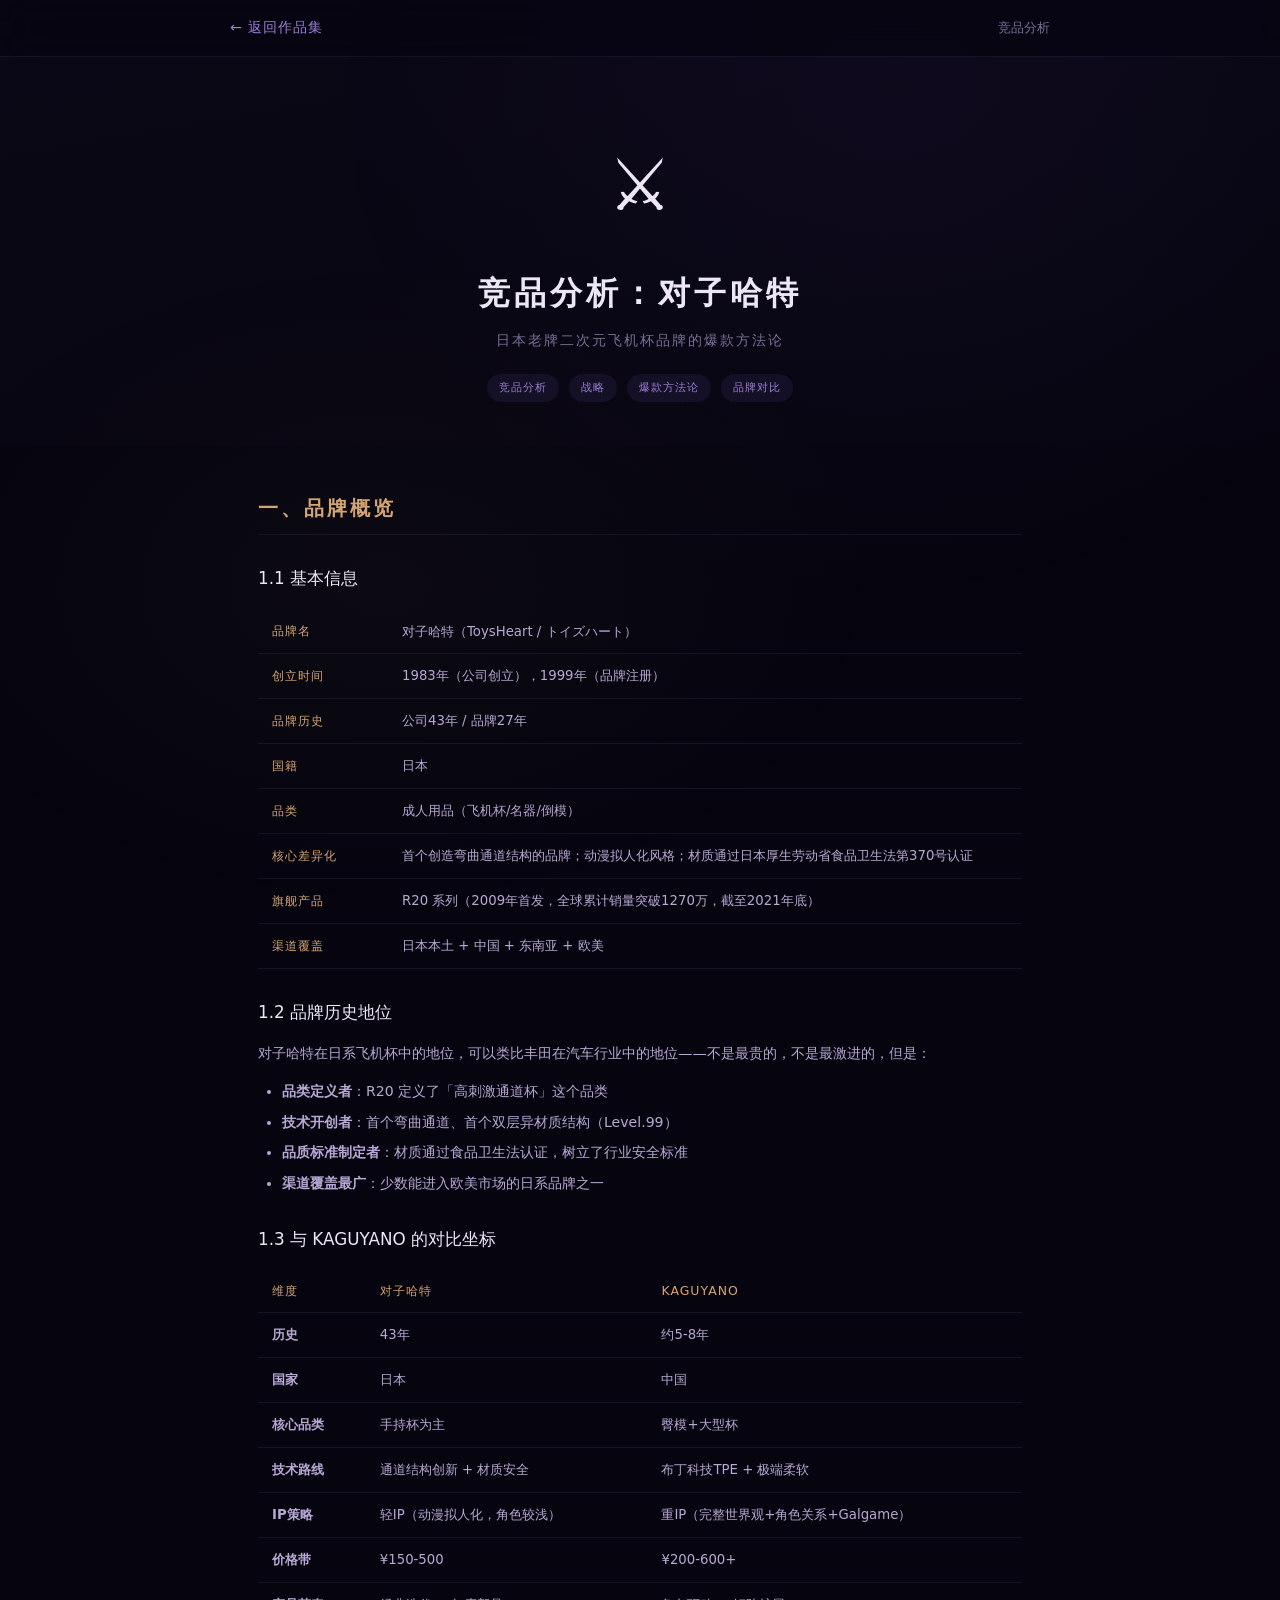
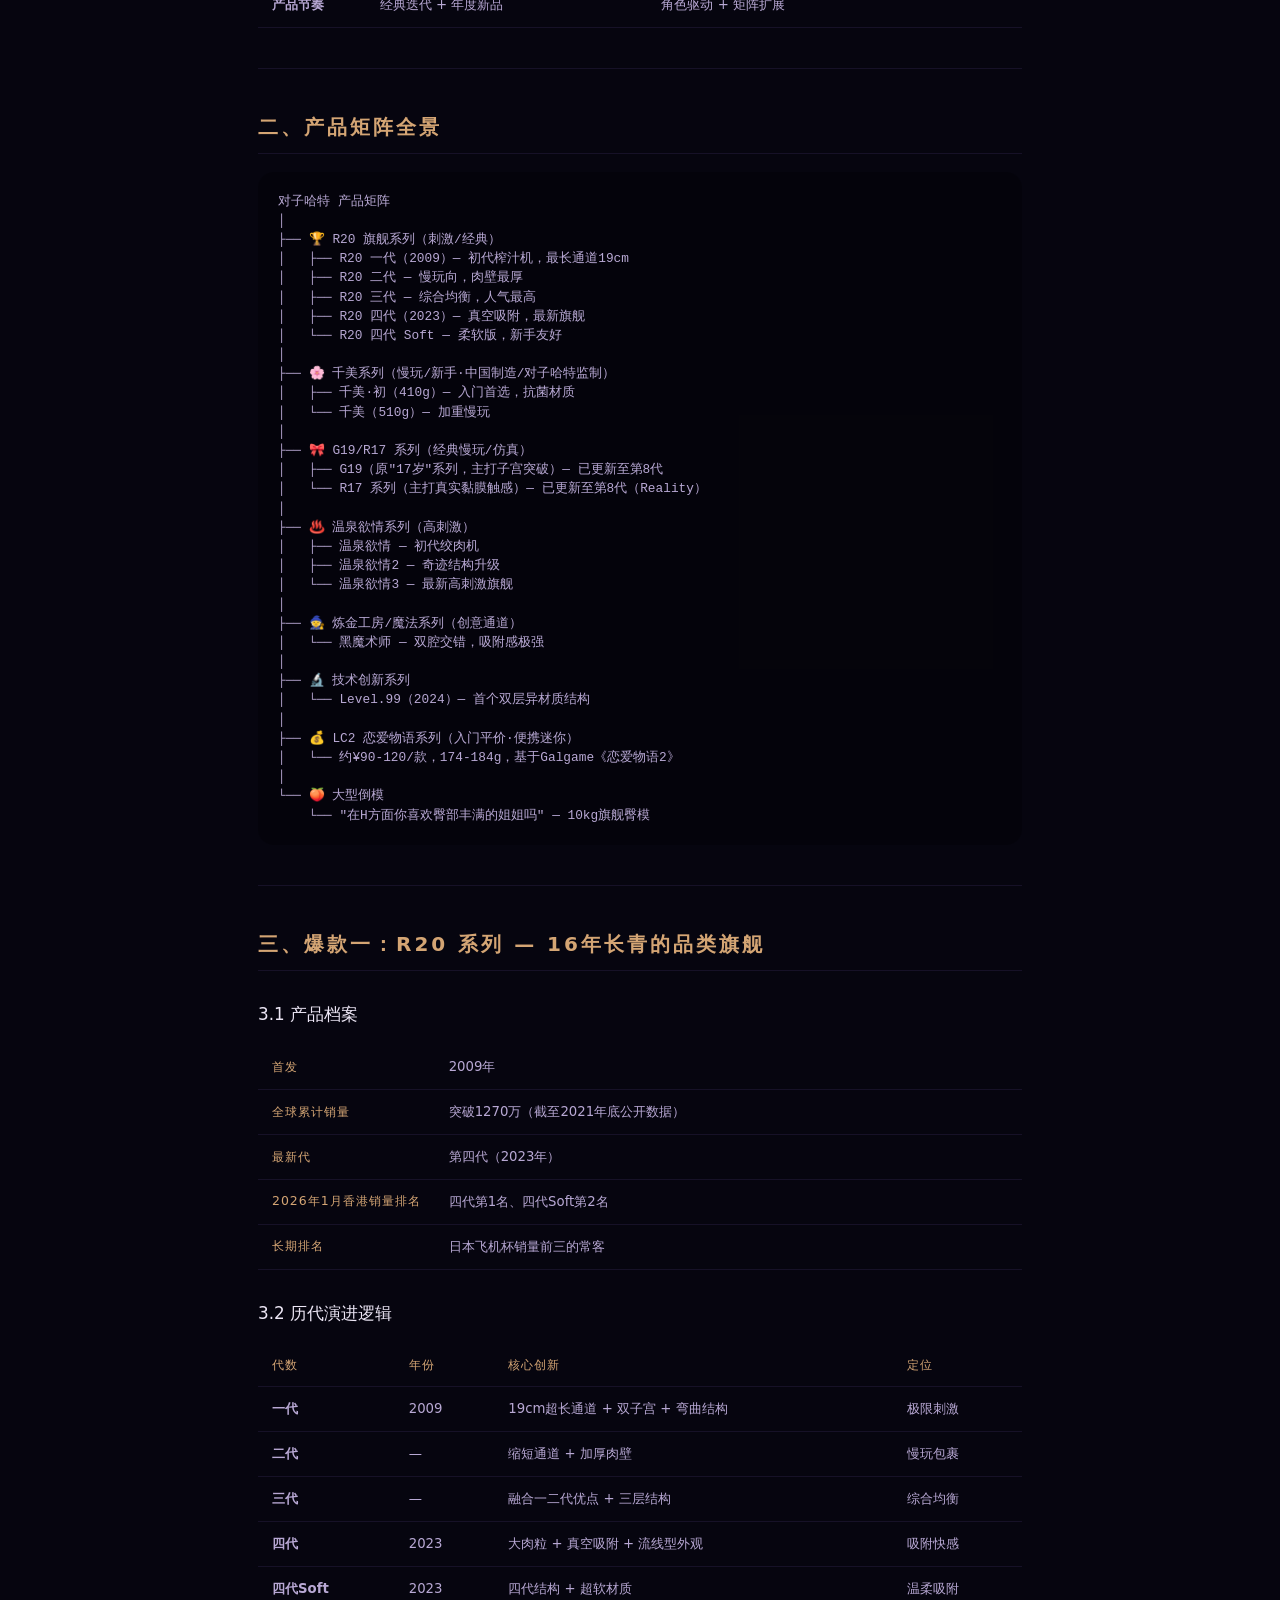
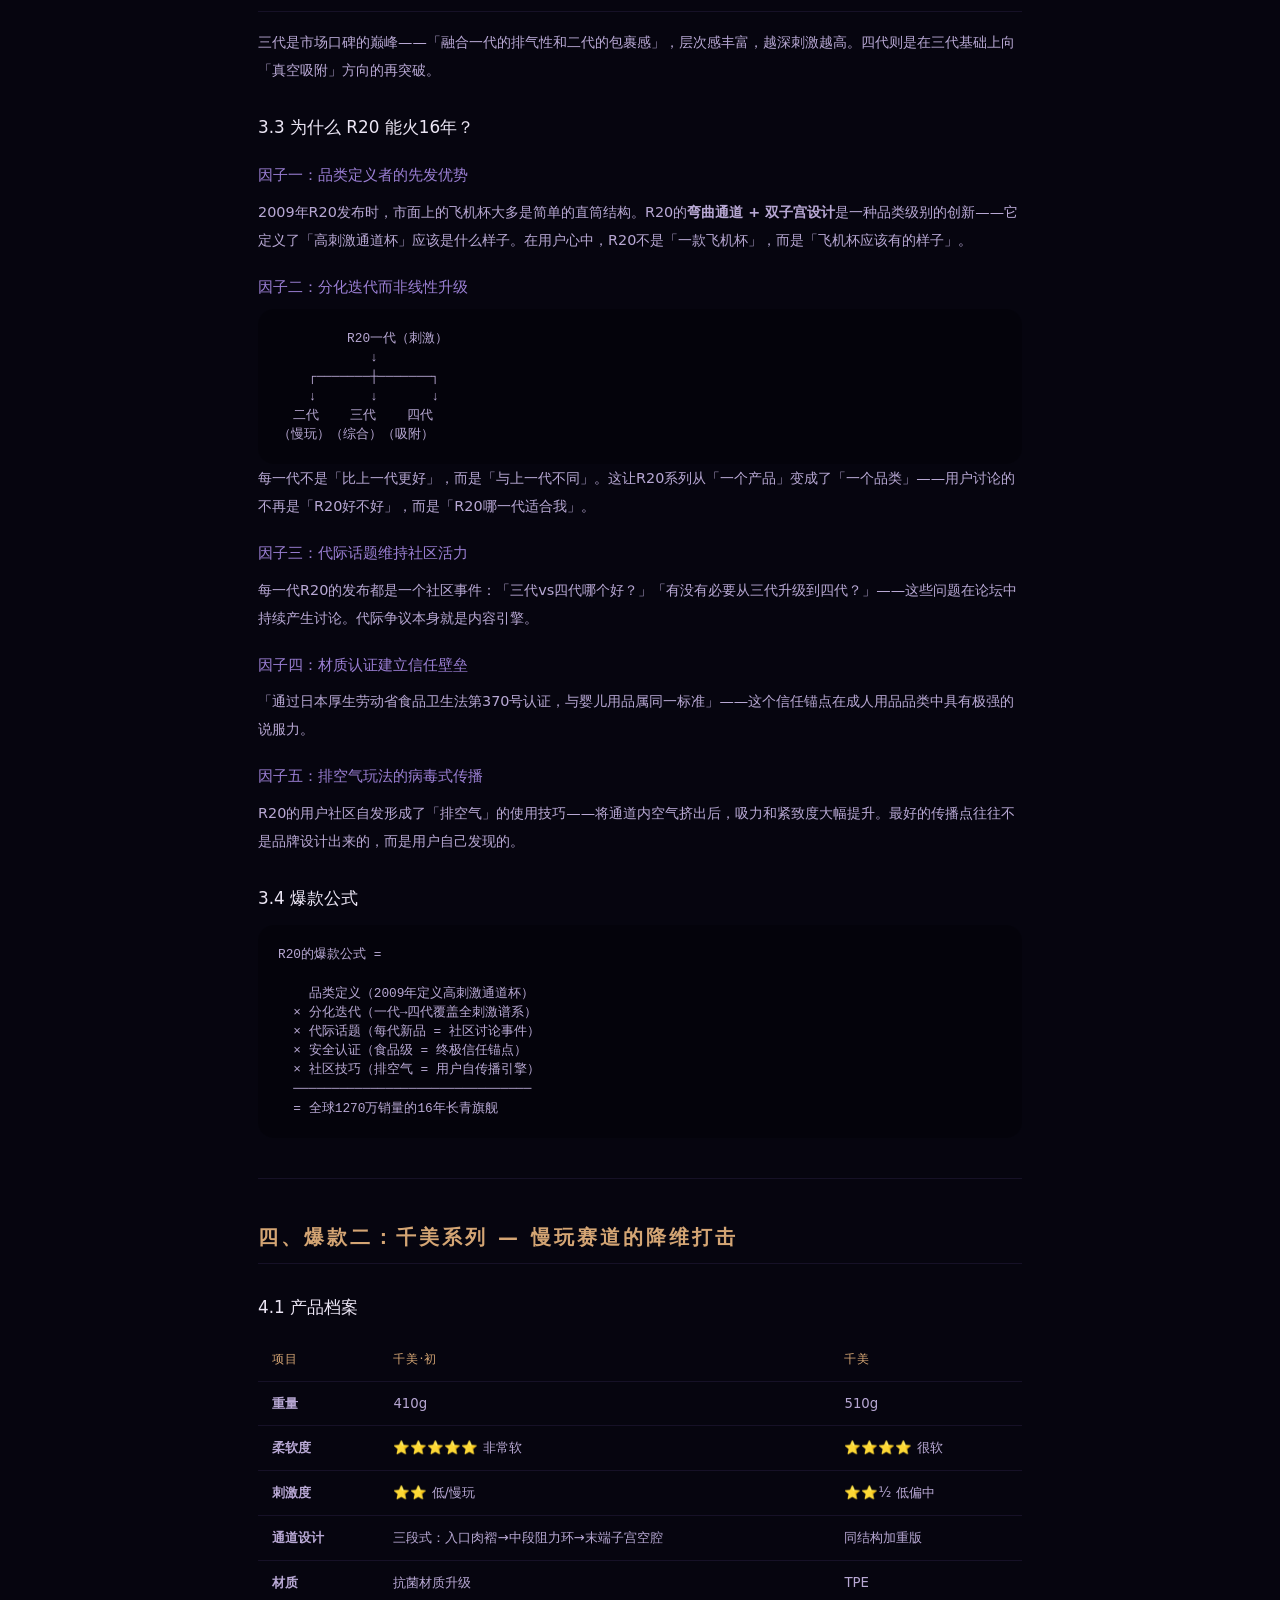
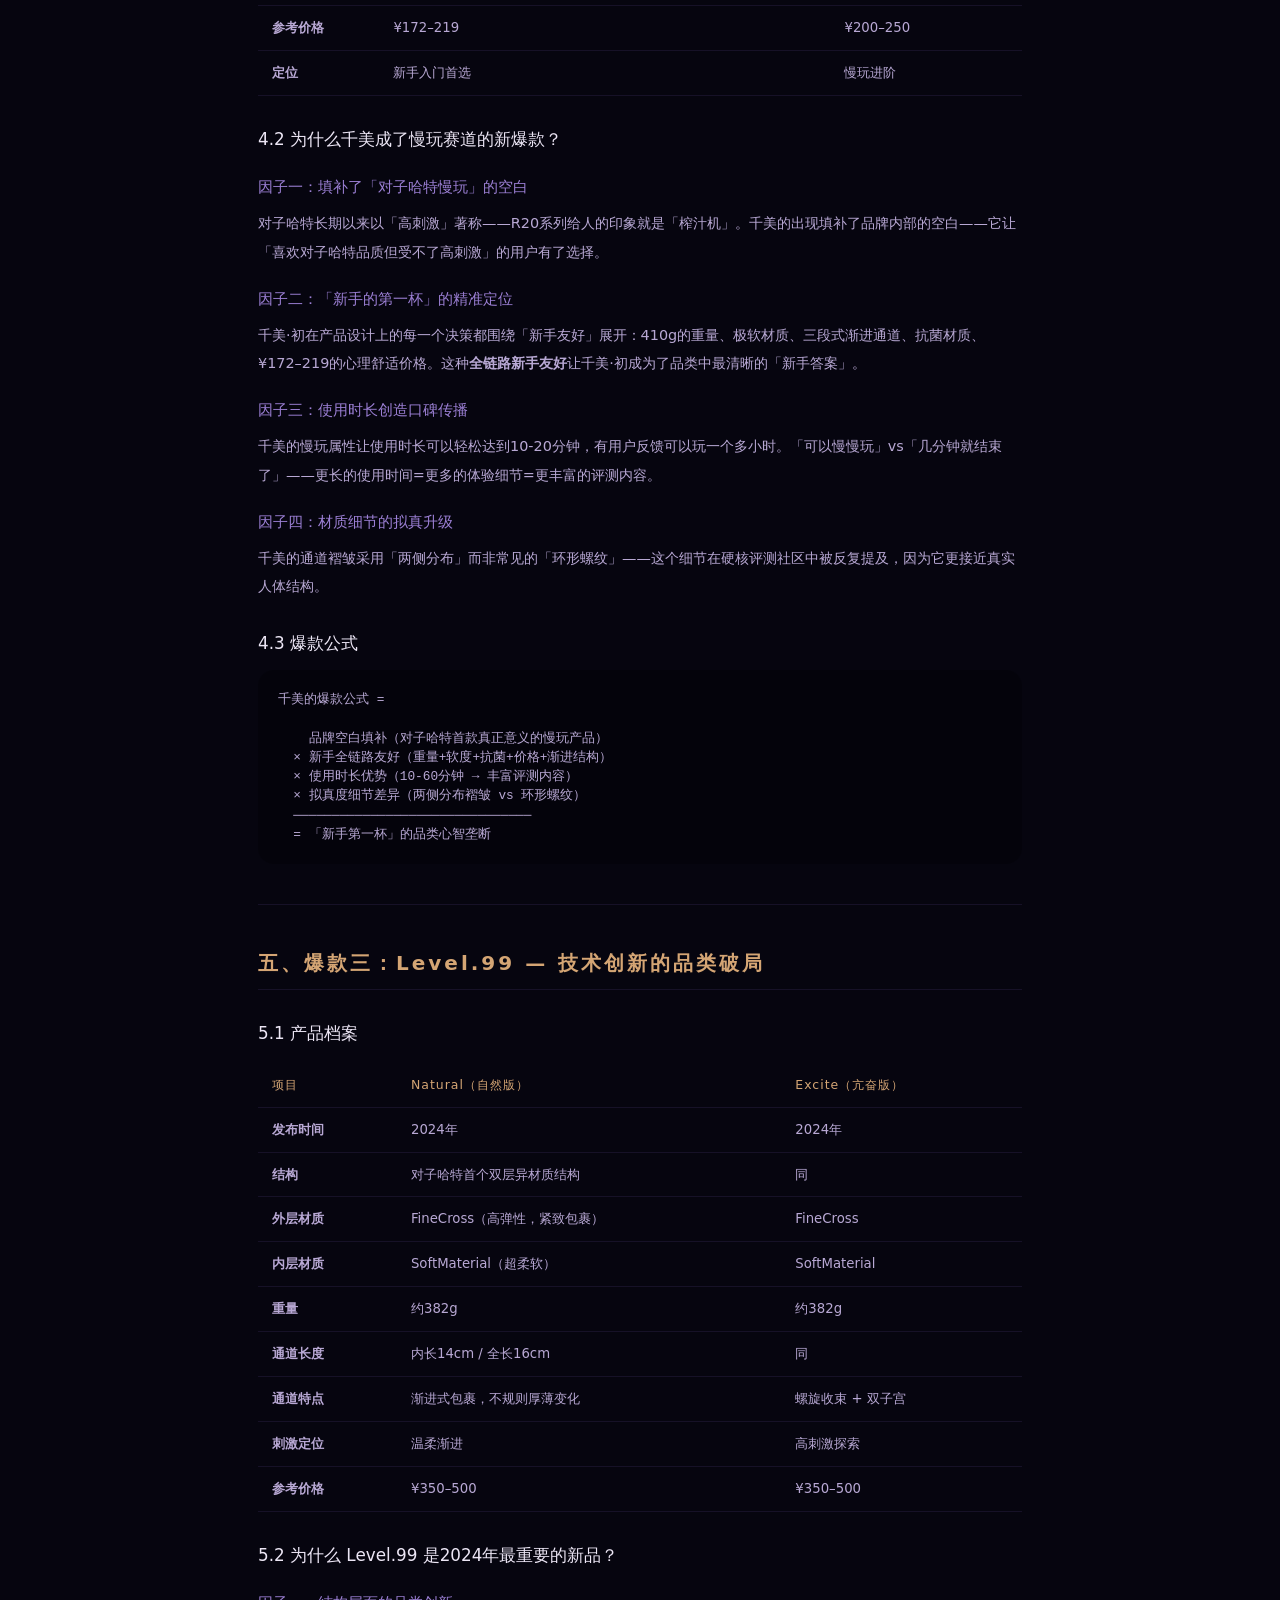
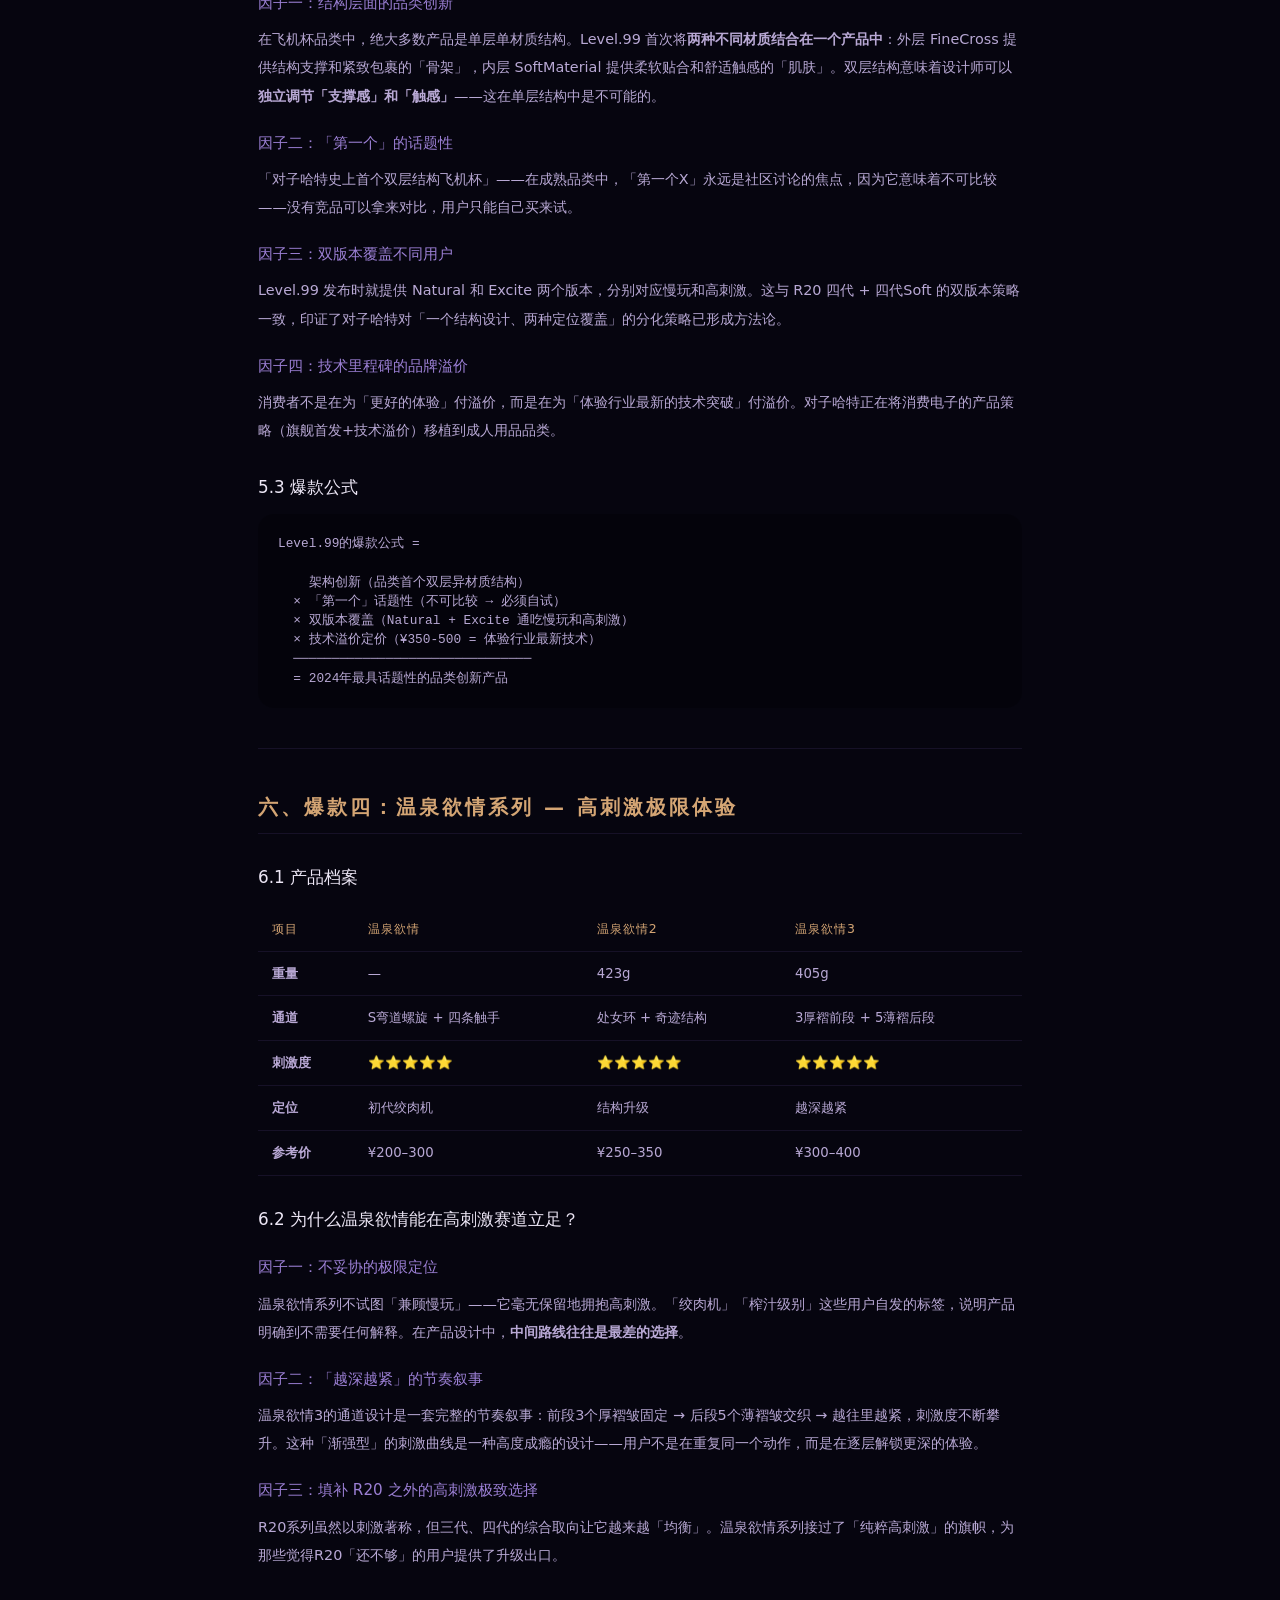
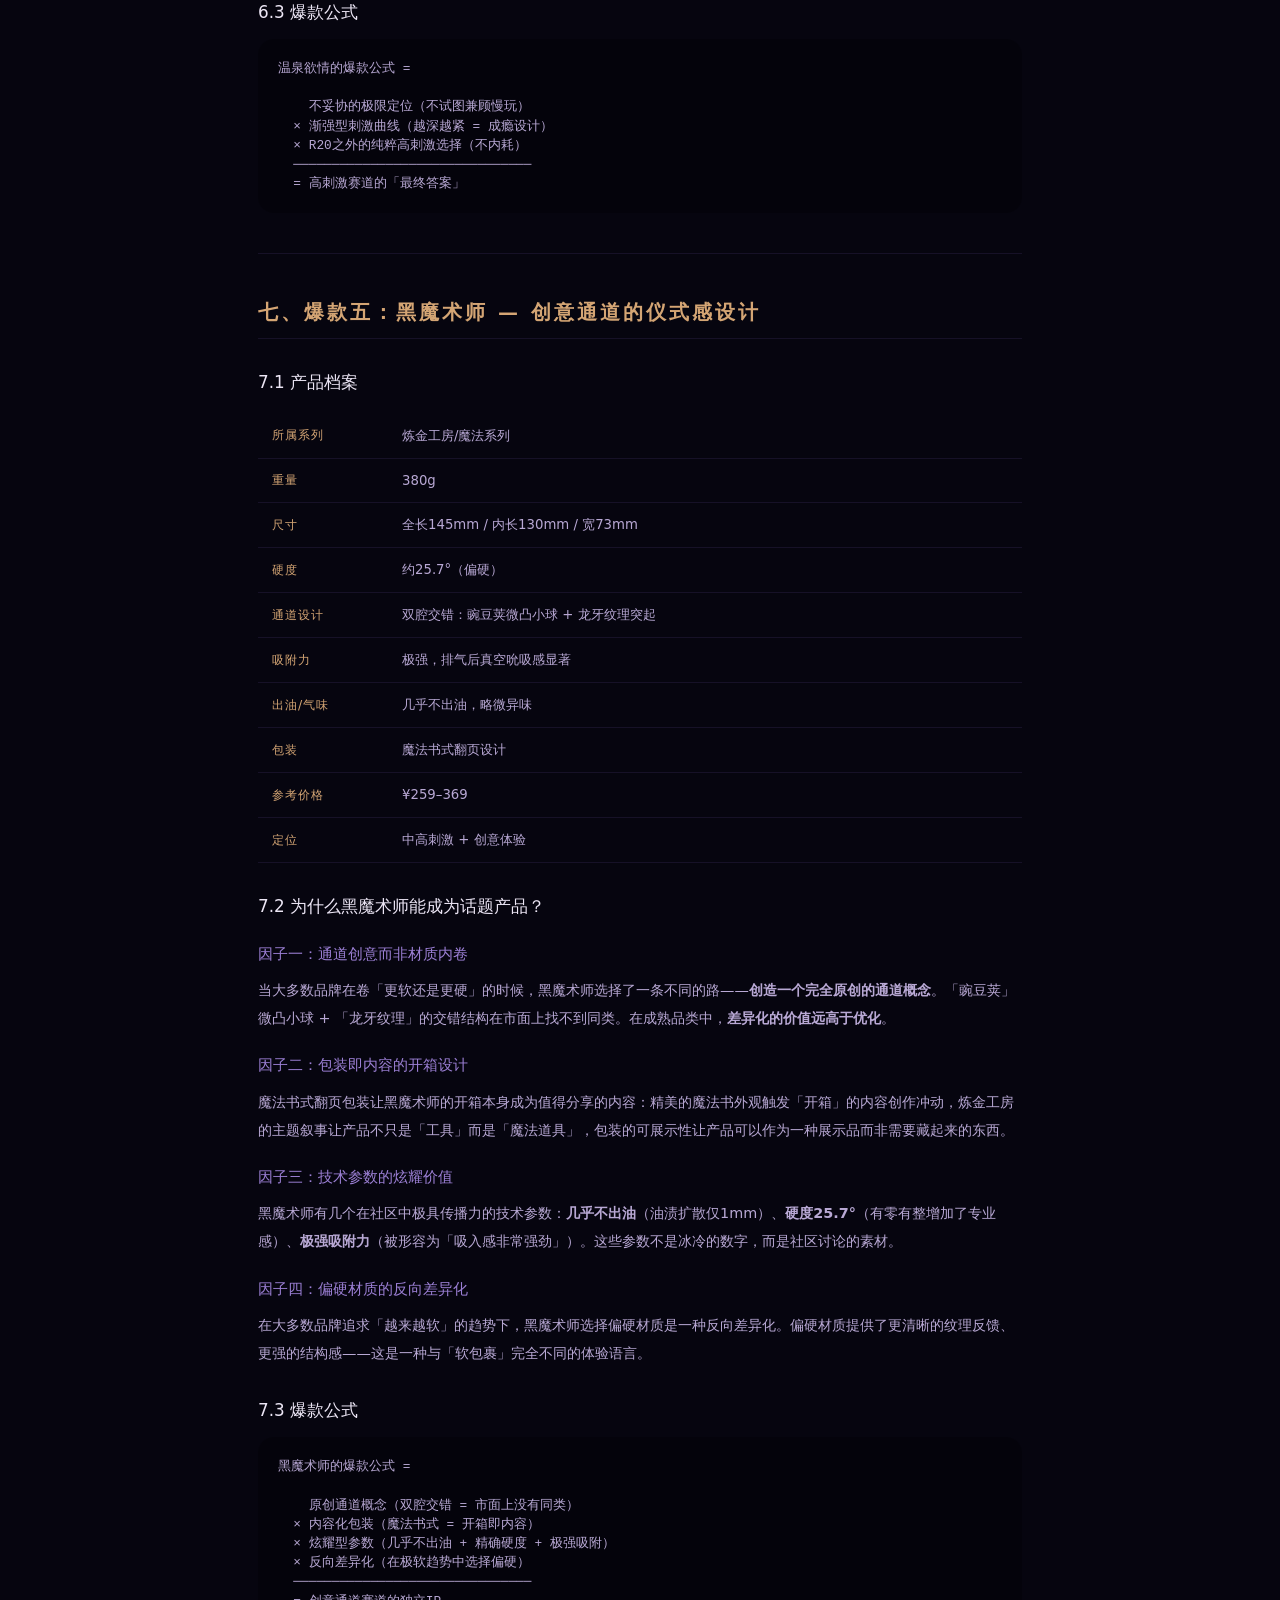
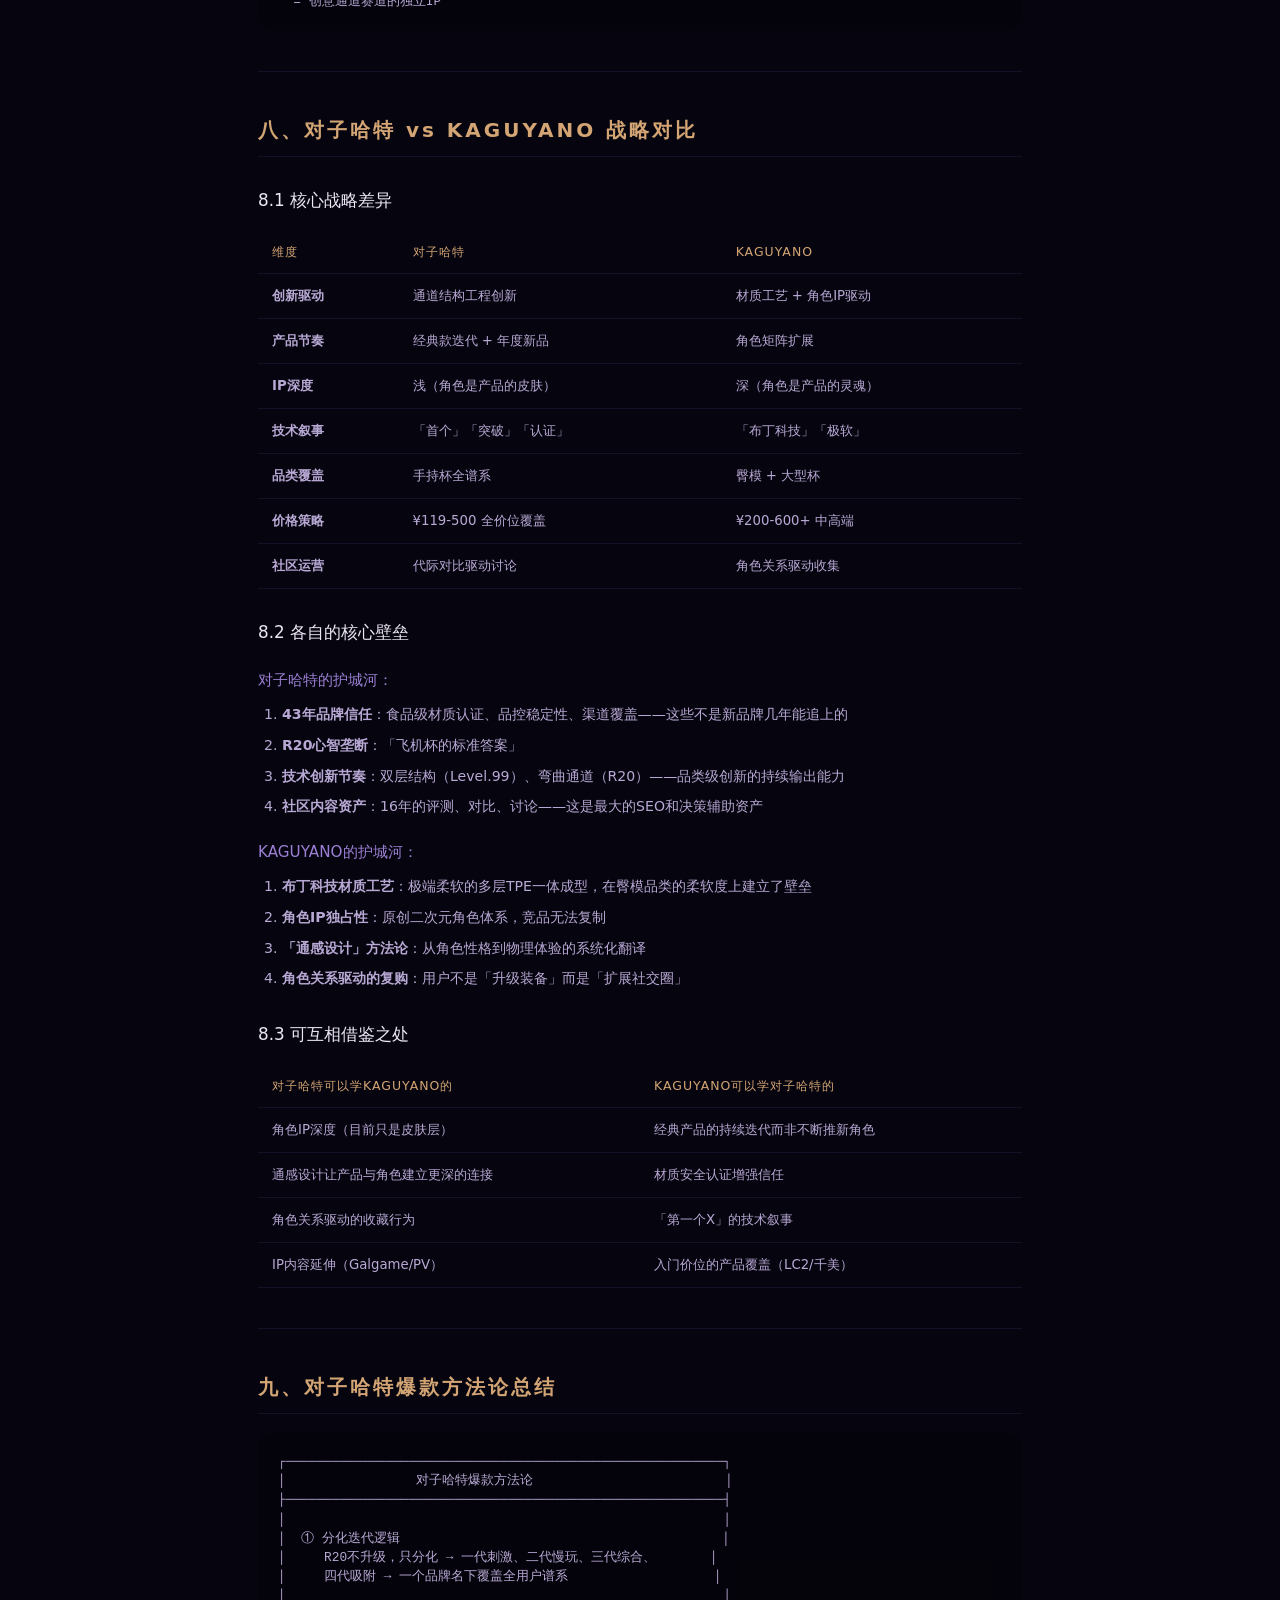
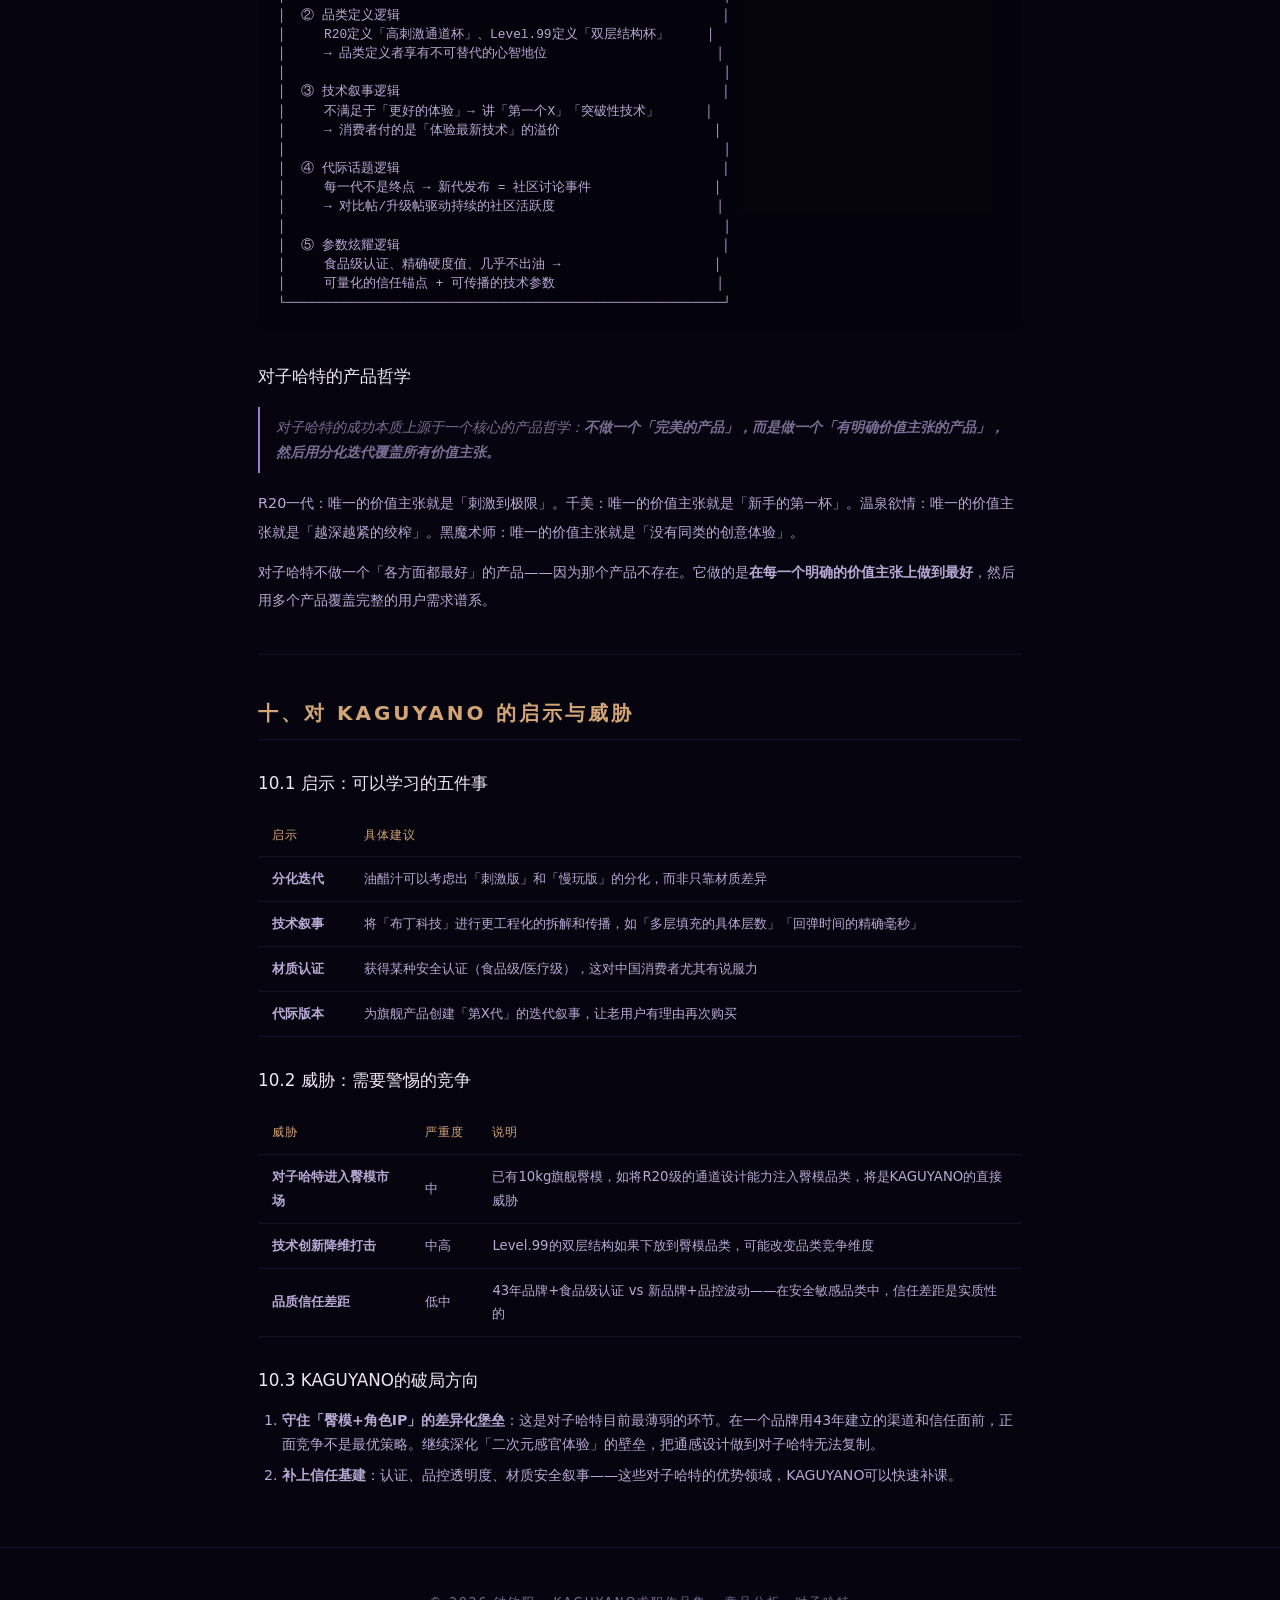
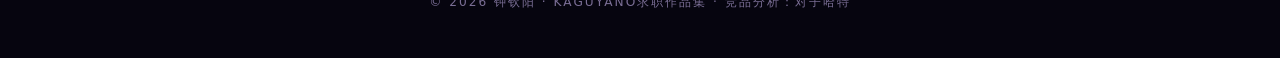
<file: works/toysheart.html>
<!DOCTYPE html>
<html lang="zh-CN">
<head>
<meta charset="UTF-8">
<meta name="viewport" content="width=device-width, initial-scale=1.0">
<title>竞品分析：对子哈特 · 作品集</title>
<style>
  :root{
    --bg-deep:#06050f;--bg-card:rgba(20,16,45,0.5);--text-primary:#ece6f5;
    --text-secondary:#b8a8d4;--text-muted:#7a6e95;--accent-purple:#9b7fd4;
    --accent-amber:#d4a574;--glass-border:rgba(140,110,210,0.12);
    --radius:16px;--max-w:820px
  }
  *,*::before,*::after{box-sizing:border-box;margin:0;padding:0}
  body{
    font-family:'PingFang SC','Microsoft YaHei','Hiragino Sans GB',system-ui,sans-serif;
    background:var(--bg-deep);color:var(--text-primary);line-height:1.8;
    -webkit-font-smoothing:antialiased;
  }
  body::before{
    content:'';position:fixed;top:0;left:0;width:100%;height:100%;
    background:radial-gradient(ellipse at 70% 10%,rgba(120,80,200,0.05),transparent 45%),
               radial-gradient(ellipse at 30% 65%,rgba(200,150,100,0.03),transparent 40%);
    pointer-events:none;z-index:0;
  }
  .container{max-width:var(--max-w);margin:0 auto;padding:0 28px;position:relative;z-index:1}
  nav{
    position:sticky;top:0;z-index:50;
    background:rgba(8,6,20,0.78);backdrop-filter:blur(20px);
    border-bottom:1px solid var(--glass-border);padding:0 28px;
  }
  .nav-inner{max-width:var(--max-w);margin:0 auto;display:flex;align-items:center;justify-content:space-between;height:56px}
  .nav-back{color:var(--accent-purple);text-decoration:none;font-size:0.88rem;letter-spacing:1px;transition:0.2s}
  .nav-back:hover{color:var(--text-primary)}
  .nav-title{font-size:0.82rem;color:var(--text-muted)}

  header{
    padding:64px 0 44px;text-align:center;
    background:linear-gradient(170deg,rgba(80,50,130,0.06),rgba(20,12,40,0.03));
  }
  header .cover{font-size:4.5rem;margin-bottom:14px}
  header h1{font-size:2rem;font-weight:700;letter-spacing:4px;margin-bottom:6px}
  header .subtitle{color:var(--text-muted);font-size:0.9rem;letter-spacing:2px}
  header .tags{display:flex;justify-content:center;gap:10px;margin-top:20px;flex-wrap:wrap}
  header .tags span{
    font-size:0.7rem;padding:4px 12px;border-radius:20px;
    background:rgba(120,100,200,0.1);color:var(--accent-purple);letter-spacing:1px;
  }

  section{padding:44px 0}
  section h2{
    font-size:1.25rem;font-weight:600;letter-spacing:3px;
    margin-bottom:18px;color:var(--accent-amber);
    padding-bottom:8px;border-bottom:1px solid var(--glass-border);
  }
  section h3{font-size:1.05rem;font-weight:500;color:var(--text-primary);margin:28px 0 12px}
  section h4{font-size:0.95rem;font-weight:500;color:var(--accent-purple);margin:20px 0 8px}
  section p{font-size:0.9rem;color:var(--text-secondary);margin-bottom:12px;line-height:1.95}
  section ul,section ol{padding-left:24px;margin-bottom:16px}
  section li{font-size:0.88rem;color:var(--text-secondary);margin-bottom:6px;line-height:1.75}
  table{width:100%;border-collapse:collapse;margin:16px 0;font-size:0.83rem}
  th,td{padding:10px 14px;text-align:left;border-bottom:1px solid var(--glass-border)}
  th{color:var(--accent-amber);font-weight:500;font-size:0.78rem;letter-spacing:1px;white-space:nowrap}
  td{color:var(--text-secondary)}
  blockquote{
    border-left:2px solid var(--accent-purple);padding:8px 16px;
    margin:16px 0;color:var(--text-muted);font-style:italic;font-size:0.88rem;
  }
  hr{border:none;border-top:1px solid var(--glass-border);margin:40px 0}
  pre{
    background:rgba(0,0,0,0.25);padding:20px;border-radius:var(--radius);
    overflow-x:auto;font-size:0.8rem;color:var(--text-secondary);line-height:1.5;
  }

  footer{text-align:center;padding:44px 0;font-size:0.76rem;color:var(--text-muted);letter-spacing:2px;border-top:1px solid var(--glass-border)}

  @media(max-width:640px){
    header h1{font-size:1.4rem}
  }
</style>
</head>
<body>

<nav>
  <div class="nav-inner">
    <a href="../index.html" class="nav-back">← 返回作品集</a>
    <span class="nav-title">竞品分析</span>
  </div>
</nav>

<header>
  <div class="container">
    <div class="cover">⚔️</div>
    <h1>竞品分析：对子哈特</h1>
    <p class="subtitle">日本老牌二次元飞机杯品牌的爆款方法论</p>
    <div class="tags">
      <span>竞品分析</span><span>战略</span><span>爆款方法论</span><span>品牌对比</span>
    </div>
  </div>
</header>

<section>
<div class="container">

<h2>一、品牌概览</h2>

<h3>1.1 基本信息</h3>

<table>
<tr><th style="width:130px">品牌名</th><td>对子哈特（ToysHeart / トイズハート）</td></tr>
<tr><th>创立时间</th><td>1983年（公司创立），1999年（品牌注册）</td></tr>
<tr><th>品牌历史</th><td>公司43年 / 品牌27年</td></tr>
<tr><th>国籍</th><td>日本</td></tr>
<tr><th>品类</th><td>成人用品（飞机杯/名器/倒模）</td></tr>
<tr><th>核心差异化</th><td>首个创造弯曲通道结构的品牌；动漫拟人化风格；材质通过日本厚生劳动省食品卫生法第370号认证</td></tr>
<tr><th>旗舰产品</th><td>R20 系列（2009年首发，全球累计销量突破1270万，截至2021年底）</td></tr>
<tr><th>渠道覆盖</th><td>日本本土 + 中国 + 东南亚 + 欧美</td></tr>
</table>

<h3>1.2 品牌历史地位</h3>

<p>对子哈特在日系飞机杯中的地位，可以类比丰田在汽车行业中的地位——不是最贵的，不是最激进的，但是：</p>
<ul>
<li><strong>品类定义者</strong>：R20 定义了「高刺激通道杯」这个品类</li>
<li><strong>技术开创者</strong>：首个弯曲通道、首个双层异材质结构（Level.99）</li>
<li><strong>品质标准制定者</strong>：材质通过食品卫生法认证，树立了行业安全标准</li>
<li><strong>渠道覆盖最广</strong>：少数能进入欧美市场的日系品牌之一</li>
</ul>

<h3>1.3 与 KAGUYANO 的对比坐标</h3>

<table>
<tr><th>维度</th><th>对子哈特</th><th>KAGUYANO</th></tr>
<tr><td><strong>历史</strong></td><td>43年</td><td>约5-8年</td></tr>
<tr><td><strong>国家</strong></td><td>日本</td><td>中国</td></tr>
<tr><td><strong>核心品类</strong></td><td>手持杯为主</td><td>臀模+大型杯</td></tr>
<tr><td><strong>技术路线</strong></td><td>通道结构创新 + 材质安全</td><td>布丁科技TPE + 极端柔软</td></tr>
<tr><td><strong>IP策略</strong></td><td>轻IP（动漫拟人化，角色较浅）</td><td>重IP（完整世界观+角色关系+Galgame）</td></tr>
<tr><td><strong>价格带</strong></td><td>¥150-500</td><td>¥200-600+</td></tr>
<tr><td><strong>产品节奏</strong></td><td>经典迭代 + 年度新品</td><td>角色驱动 + 矩阵扩展</td></tr>
</table>

<hr>

<h2>二、产品矩阵全景</h2>

<pre>
对子哈特 产品矩阵
│
├── 🏆 R20 旗舰系列（刺激/经典）
│   ├── R20 一代（2009）— 初代榨汁机，最长通道19cm
│   ├── R20 二代 — 慢玩向，肉壁最厚
│   ├── R20 三代 — 综合均衡，人气最高
│   ├── R20 四代（2023）— 真空吸附，最新旗舰
│   └── R20 四代 Soft — 柔软版，新手友好
│
├── 🌸 千美系列（慢玩/新手·中国制造/对子哈特监制）
│   ├── 千美·初（410g）— 入门首选，抗菌材质
│   └── 千美（510g）— 加重慢玩
│
├── 🎀 G19/R17 系列（经典慢玩/仿真）
│   ├── G19（原"17岁"系列，主打子宫突破）— 已更新至第8代
│   └── R17 系列（主打真实黏膜触感）— 已更新至第8代（Reality）
│
├── ♨️ 温泉欲情系列（高刺激）
│   ├── 温泉欲情 — 初代绞肉机
│   ├── 温泉欲情2 — 奇迹结构升级
│   └── 温泉欲情3 — 最新高刺激旗舰
│
├── 🧙 炼金工房/魔法系列（创意通道）
│   └── 黑魔术师 — 双腔交错，吸附感极强
│
├── 🔬 技术创新系列
│   └── Level.99（2024）— 首个双层异材质结构
│
├── 💰 LC2 恋爱物语系列（入门平价·便携迷你）
│   └── 约¥90-120/款，174-184g，基于Galgame《恋爱物语2》
│
└── 🍑 大型倒模
    └── "在H方面你喜欢臀部丰满的姐姐吗" — 10kg旗舰臀模
</pre>

<hr>

<h2>三、爆款一：R20 系列 — 16年长青的品类旗舰</h2>

<h3>3.1 产品档案</h3>

<table>
<tr><th style="width:130px">首发</th><td>2009年</td></tr>
<tr><th>全球累计销量</th><td>突破1270万（截至2021年底公开数据）</td></tr>
<tr><th>最新代</th><td>第四代（2023年）</td></tr>
<tr><th>2026年1月香港销量排名</th><td>四代第1名、四代Soft第2名</td></tr>
<tr><th>长期排名</th><td>日本飞机杯销量前三的常客</td></tr>
</table>

<h3>3.2 历代演进逻辑</h3>

<table>
<tr><th>代数</th><th>年份</th><th>核心创新</th><th>定位</th></tr>
<tr><td><strong>一代</strong></td><td>2009</td><td>19cm超长通道 + 双子宫 + 弯曲结构</td><td>极限刺激</td></tr>
<tr><td><strong>二代</strong></td><td>—</td><td>缩短通道 + 加厚肉壁</td><td>慢玩包裹</td></tr>
<tr><td><strong>三代</strong></td><td>—</td><td>融合一二代优点 + 三层结构</td><td>综合均衡</td></tr>
<tr><td><strong>四代</strong></td><td>2023</td><td>大肉粒 + 真空吸附 + 流线型外观</td><td>吸附快感</td></tr>
<tr><td><strong>四代Soft</strong></td><td>2023</td><td>四代结构 + 超软材质</td><td>温柔吸附</td></tr>
</table>

<p>三代是市场口碑的巅峰——「融合一代的排气性和二代的包裹感」，层次感丰富，越深刺激越高。四代则是在三代基础上向「真空吸附」方向的再突破。</p>

<h3>3.3 为什么 R20 能火16年？</h3>

<h4>因子一：品类定义者的先发优势</h4>
<p>2009年R20发布时，市面上的飞机杯大多是简单的直筒结构。R20的<strong>弯曲通道 + 双子宫设计</strong>是一种品类级别的创新——它定义了「高刺激通道杯」应该是什么样子。在用户心中，R20不是「一款飞机杯」，而是「飞机杯应该有的样子」。</p>

<h4>因子二：分化迭代而非线性升级</h4>
<pre>
         R20一代（刺激）
            ↓
    ┌───────┼───────┐
    ↓       ↓       ↓
  二代    三代    四代
（慢玩）（综合）（吸附）
</pre>
<p>每一代不是「比上一代更好」，而是「与上一代不同」。这让R20系列从「一个产品」变成了「一个品类」——用户讨论的不再是「R20好不好」，而是「R20哪一代适合我」。</p>

<h4>因子三：代际话题维持社区活力</h4>
<p>每一代R20的发布都是一个社区事件：「三代vs四代哪个好？」「有没有必要从三代升级到四代？」——这些问题在论坛中持续产生讨论。代际争议本身就是内容引擎。</p>

<h4>因子四：材质认证建立信任壁垒</h4>
<p>「通过日本厚生劳动省食品卫生法第370号认证，与婴儿用品属同一标准」——这个信任锚点在成人用品品类中具有极强的说服力。</p>

<h4>因子五：排空气玩法的病毒式传播</h4>
<p>R20的用户社区自发形成了「排空气」的使用技巧——将通道内空气挤出后，吸力和紧致度大幅提升。最好的传播点往往不是品牌设计出来的，而是用户自己发现的。</p>

<h3>3.4 爆款公式</h3>

<pre>
R20的爆款公式 =

    品类定义（2009年定义高刺激通道杯）
  × 分化迭代（一代→四代覆盖全刺激谱系）
  × 代际话题（每代新品 = 社区讨论事件）
  × 安全认证（食品级 = 终极信任锚点）
  × 社区技巧（排空气 = 用户自传播引擎）
  ───────────────────────────────
  = 全球1270万销量的16年长青旗舰
</pre>

<hr>

<h2>四、爆款二：千美系列 — 慢玩赛道的降维打击</h2>

<h3>4.1 产品档案</h3>

<table>
<tr><th>项目</th><th>千美·初</th><th>千美</th></tr>
<tr><td><strong>重量</strong></td><td>410g</td><td>510g</td></tr>
<tr><td><strong>柔软度</strong></td><td>⭐⭐⭐⭐⭐ 非常软</td><td>⭐⭐⭐⭐ 很软</td></tr>
<tr><td><strong>刺激度</strong></td><td>⭐⭐ 低/慢玩</td><td>⭐⭐½ 低偏中</td></tr>
<tr><td><strong>通道设计</strong></td><td>三段式：入口肉褶→中段阻力环→末端子宫空腔</td><td>同结构加重版</td></tr>
<tr><td><strong>材质</strong></td><td>抗菌材质升级</td><td>TPE</td></tr>
<tr><td><strong>参考价格</strong></td><td>¥172–219</td><td>¥200–250</td></tr>
<tr><td><strong>定位</strong></td><td>新手入门首选</td><td>慢玩进阶</td></tr>
</table>

<h3>4.2 为什么千美成了慢玩赛道的新爆款？</h3>

<h4>因子一：填补了「对子哈特慢玩」的空白</h4>
<p>对子哈特长期以来以「高刺激」著称——R20系列给人的印象就是「榨汁机」。千美的出现填补了品牌内部的空白——它让「喜欢对子哈特品质但受不了高刺激」的用户有了选择。</p>

<h4>因子二：「新手的第一杯」的精准定位</h4>
<p>千美·初在产品设计上的每一个决策都围绕「新手友好」展开：410g的重量、极软材质、三段式渐进通道、抗菌材质、¥172–219的心理舒适价格。这种<strong>全链路新手友好</strong>让千美·初成为了品类中最清晰的「新手答案」。</p>

<h4>因子三：使用时长创造口碑传播</h4>
<p>千美的慢玩属性让使用时长可以轻松达到10-20分钟，有用户反馈可以玩一个多小时。「可以慢慢玩」vs「几分钟就结束了」——更长的使用时间=更多的体验细节=更丰富的评测内容。</p>

<h4>因子四：材质细节的拟真升级</h4>
<p>千美的通道褶皱采用「两侧分布」而非常见的「环形螺纹」——这个细节在硬核评测社区中被反复提及，因为它更接近真实人体结构。</p>

<h3>4.3 爆款公式</h3>

<pre>
千美的爆款公式 =

    品牌空白填补（对子哈特首款真正意义的慢玩产品）
  × 新手全链路友好（重量+软度+抗菌+价格+渐进结构）
  × 使用时长优势（10-60分钟 → 丰富评测内容）
  × 拟真度细节差异（两侧分布褶皱 vs 环形螺纹）
  ───────────────────────────────
  = 「新手第一杯」的品类心智垄断
</pre>

<hr>

<h2>五、爆款三：Level.99 — 技术创新的品类破局</h2>

<h3>5.1 产品档案</h3>

<table>
<tr><th>项目</th><th>Natural（自然版）</th><th>Excite（亢奋版）</th></tr>
<tr><td><strong>发布时间</strong></td><td>2024年</td><td>2024年</td></tr>
<tr><td><strong>结构</strong></td><td>对子哈特首个双层异材质结构</td><td>同</td></tr>
<tr><td><strong>外层材质</strong></td><td>FineCross（高弹性，紧致包裹）</td><td>FineCross</td></tr>
<tr><td><strong>内层材质</strong></td><td>SoftMaterial（超柔软）</td><td>SoftMaterial</td></tr>
<tr><td><strong>重量</strong></td><td>约382g</td><td>约382g</td></tr>
<tr><td><strong>通道长度</strong></td><td>内长14cm / 全长16cm</td><td>同</td></tr>
<tr><td><strong>通道特点</strong></td><td>渐进式包裹，不规则厚薄变化</td><td>螺旋收束 + 双子宫</td></tr>
<tr><td><strong>刺激定位</strong></td><td>温柔渐进</td><td>高刺激探索</td></tr>
<tr><td><strong>参考价格</strong></td><td>¥350–500</td><td>¥350–500</td></tr>
</table>

<h3>5.2 为什么 Level.99 是2024年最重要的新品？</h3>

<h4>因子一：结构层面的品类创新</h4>
<p>在飞机杯品类中，绝大多数产品是单层单材质结构。Level.99 首次将<strong>两种不同材质结合在一个产品中</strong>：外层 FineCross 提供结构支撑和紧致包裹的「骨架」，内层 SoftMaterial 提供柔软贴合和舒适触感的「肌肤」。双层结构意味着设计师可以<strong>独立调节「支撑感」和「触感」</strong>——这在单层结构中是不可能的。</p>

<h4>因子二：「第一个」的话题性</h4>
<p>「对子哈特史上首个双层结构飞机杯」——在成熟品类中，「第一个X」永远是社区讨论的焦点，因为它意味着不可比较——没有竞品可以拿来对比，用户只能自己买来试。</p>

<h4>因子三：双版本覆盖不同用户</h4>
<p>Level.99 发布时就提供 Natural 和 Excite 两个版本，分别对应慢玩和高刺激。这与 R20 四代 + 四代Soft 的双版本策略一致，印证了对子哈特对「一个结构设计、两种定位覆盖」的分化策略已形成方法论。</p>

<h4>因子四：技术里程碑的品牌溢价</h4>
<p>消费者不是在为「更好的体验」付溢价，而是在为「体验行业最新的技术突破」付溢价。对子哈特正在将消费电子的产品策略（旗舰首发+技术溢价）移植到成人用品品类。</p>

<h3>5.3 爆款公式</h3>

<pre>
Level.99的爆款公式 =

    架构创新（品类首个双层异材质结构）
  × 「第一个」话题性（不可比较 → 必须自试）
  × 双版本覆盖（Natural + Excite 通吃慢玩和高刺激）
  × 技术溢价定价（¥350-500 = 体验行业最新技术）
  ───────────────────────────────
  = 2024年最具话题性的品类创新产品
</pre>

<hr>

<h2>六、爆款四：温泉欲情系列 — 高刺激极限体验</h2>

<h3>6.1 产品档案</h3>

<table>
<tr><th>项目</th><th>温泉欲情</th><th>温泉欲情2</th><th>温泉欲情3</th></tr>
<tr><td><strong>重量</strong></td><td>—</td><td>423g</td><td>405g</td></tr>
<tr><td><strong>通道</strong></td><td>S弯道螺旋 + 四条触手</td><td>处女环 + 奇迹结构</td><td>3厚褶前段 + 5薄褶后段</td></tr>
<tr><td><strong>刺激度</strong></td><td>⭐⭐⭐⭐⭐</td><td>⭐⭐⭐⭐⭐</td><td>⭐⭐⭐⭐⭐</td></tr>
<tr><td><strong>定位</strong></td><td>初代绞肉机</td><td>结构升级</td><td>越深越紧</td></tr>
<tr><td><strong>参考价</strong></td><td>¥200–300</td><td>¥250–350</td><td>¥300–400</td></tr>
</table>

<h3>6.2 为什么温泉欲情能在高刺激赛道立足？</h3>

<h4>因子一：不妥协的极限定位</h4>
<p>温泉欲情系列不试图「兼顾慢玩」——它毫无保留地拥抱高刺激。「绞肉机」「榨汁级别」这些用户自发的标签，说明产品明确到不需要任何解释。在产品设计中，<strong>中间路线往往是最差的选择</strong>。</p>

<h4>因子二：「越深越紧」的节奏叙事</h4>
<p>温泉欲情3的通道设计是一套完整的节奏叙事：前段3个厚褶皱固定 → 后段5个薄褶皱交织 → 越往里越紧，刺激度不断攀升。这种「渐强型」的刺激曲线是一种高度成瘾的设计——用户不是在重复同一个动作，而是在逐层解锁更深的体验。</p>

<h4>因子三：填补 R20 之外的高刺激极致选择</h4>
<p>R20系列虽然以刺激著称，但三代、四代的综合取向让它越来越「均衡」。温泉欲情系列接过了「纯粹高刺激」的旗帜，为那些觉得R20「还不够」的用户提供了升级出口。</p>

<h3>6.3 爆款公式</h3>

<pre>
温泉欲情的爆款公式 =

    不妥协的极限定位（不试图兼顾慢玩）
  × 渐强型刺激曲线（越深越紧 = 成瘾设计）
  × R20之外的纯粹高刺激选择（不内耗）
  ───────────────────────────────
  = 高刺激赛道的「最终答案」
</pre>

<hr>

<h2>七、爆款五：黑魔术师 — 创意通道的仪式感设计</h2>

<h3>7.1 产品档案</h3>

<table>
<tr><th style="width:130px">所属系列</th><td>炼金工房/魔法系列</td></tr>
<tr><th>重量</th><td>380g</td></tr>
<tr><th>尺寸</th><td>全长145mm / 内长130mm / 宽73mm</td></tr>
<tr><th>硬度</th><td>约25.7°（偏硬）</td></tr>
<tr><th>通道设计</th><td>双腔交错：豌豆荚微凸小球 + 龙牙纹理突起</td></tr>
<tr><th>吸附力</th><td>极强，排气后真空吮吸感显著</td></tr>
<tr><th>出油/气味</th><td>几乎不出油，略微异味</td></tr>
<tr><th>包装</th><td>魔法书式翻页设计</td></tr>
<tr><th>参考价格</th><td>¥259–369</td></tr>
<tr><th>定位</th><td>中高刺激 + 创意体验</td></tr>
</table>

<h3>7.2 为什么黑魔术师能成为话题产品？</h3>

<h4>因子一：通道创意而非材质内卷</h4>
<p>当大多数品牌在卷「更软还是更硬」的时候，黑魔术师选择了一条不同的路——<strong>创造一个完全原创的通道概念</strong>。「豌豆荚」微凸小球 + 「龙牙纹理」的交错结构在市面上找不到同类。在成熟品类中，<strong>差异化的价值远高于优化</strong>。</p>

<h4>因子二：包装即内容的开箱设计</h4>
<p>魔法书式翻页包装让黑魔术师的开箱本身成为值得分享的内容：精美的魔法书外观触发「开箱」的内容创作冲动，炼金工房的主题叙事让产品不只是「工具」而是「魔法道具」，包装的可展示性让产品可以作为一种展示品而非需要藏起来的东西。</p>

<h4>因子三：技术参数的炫耀价值</h4>
<p>黑魔术师有几个在社区中极具传播力的技术参数：<strong>几乎不出油</strong>（油渍扩散仅1mm）、<strong>硬度25.7°</strong>（有零有整增加了专业感）、<strong>极强吸附力</strong>（被形容为「吸入感非常强劲」）。这些参数不是冰冷的数字，而是社区讨论的素材。</p>

<h4>因子四：偏硬材质的反向差异化</h4>
<p>在大多数品牌追求「越来越软」的趋势下，黑魔术师选择偏硬材质是一种反向差异化。偏硬材质提供了更清晰的纹理反馈、更强的结构感——这是一种与「软包裹」完全不同的体验语言。</p>

<h3>7.3 爆款公式</h3>

<pre>
黑魔术师的爆款公式 =

    原创通道概念（双腔交错 = 市面上没有同类）
  × 内容化包装（魔法书式 = 开箱即内容）
  × 炫耀型参数（几乎不出油 + 精确硬度 + 极强吸附）
  × 反向差异化（在极软趋势中选择偏硬）
  ───────────────────────────────
  = 创意通道赛道的独立IP
</pre>

<hr>

<h2>八、对子哈特 vs KAGUYANO 战略对比</h2>

<h3>8.1 核心战略差异</h3>

<table>
<tr><th>维度</th><th>对子哈特</th><th>KAGUYANO</th></tr>
<tr><td><strong>创新驱动</strong></td><td>通道结构工程创新</td><td>材质工艺 + 角色IP驱动</td></tr>
<tr><td><strong>产品节奏</strong></td><td>经典款迭代 + 年度新品</td><td>角色矩阵扩展</td></tr>
<tr><td><strong>IP深度</strong></td><td>浅（角色是产品的皮肤）</td><td>深（角色是产品的灵魂）</td></tr>
<tr><td><strong>技术叙事</strong></td><td>「首个」「突破」「认证」</td><td>「布丁科技」「极软」</td></tr>
<tr><td><strong>品类覆盖</strong></td><td>手持杯全谱系</td><td>臀模 + 大型杯</td></tr>
<tr><td><strong>价格策略</strong></td><td>¥119-500 全价位覆盖</td><td>¥200-600+ 中高端</td></tr>
<tr><td><strong>社区运营</strong></td><td>代际对比驱动讨论</td><td>角色关系驱动收集</td></tr>
</table>

<h3>8.2 各自的核心壁垒</h3>

<h4>对子哈特的护城河：</h4>
<ol>
<li><strong>43年品牌信任</strong>：食品级材质认证、品控稳定性、渠道覆盖——这些不是新品牌几年能追上的</li>
<li><strong>R20心智垄断</strong>：「飞机杯的标准答案」</li>
<li><strong>技术创新节奏</strong>：双层结构（Level.99）、弯曲通道（R20）——品类级创新的持续输出能力</li>
<li><strong>社区内容资产</strong>：16年的评测、对比、讨论——这是最大的SEO和决策辅助资产</li>
</ol>

<h4>KAGUYANO的护城河：</h4>
<ol>
<li><strong>布丁科技材质工艺</strong>：极端柔软的多层TPE一体成型，在臀模品类的柔软度上建立了壁垒</li>
<li><strong>角色IP独占性</strong>：原创二次元角色体系，竞品无法复制</li>
<li><strong>「通感设计」方法论</strong>：从角色性格到物理体验的系统化翻译</li>
<li><strong>角色关系驱动的复购</strong>：用户不是「升级装备」而是「扩展社交圈」</li>
</ol>

<h3>8.3 可互相借鉴之处</h3>

<table>
<tr><th>对子哈特可以学KAGUYANO的</th><th>KAGUYANO可以学对子哈特的</th></tr>
<tr><td>角色IP深度（目前只是皮肤层）</td><td>经典产品的持续迭代而非不断推新角色</td></tr>
<tr><td>通感设计让产品与角色建立更深的连接</td><td>材质安全认证增强信任</td></tr>
<tr><td>角色关系驱动的收藏行为</td><td>「第一个X」的技术叙事</td></tr>
<tr><td>IP内容延伸（Galgame/PV）</td><td>入门价位的产品覆盖（LC2/千美）</td></tr>
</table>

<hr>

<h2>九、对子哈特爆款方法论总结</h2>

<pre>
┌─────────────────────────────────────────────────────────┐
│                 对子哈特爆款方法论                         │
├─────────────────────────────────────────────────────────┤
│                                                         │
│  ① 分化迭代逻辑                                          │
│     R20不升级，只分化 → 一代刺激、二代慢玩、三代综合、       │
│     四代吸附 → 一个品牌名下覆盖全用户谱系                   │
│                                                         │
│  ② 品类定义逻辑                                          │
│     R20定义「高刺激通道杯」、Level.99定义「双层结构杯」     │
│     → 品类定义者享有不可替代的心智地位                      │
│                                                         │
│  ③ 技术叙事逻辑                                          │
│     不满足于「更好的体验」→ 讲「第一个X」「突破性技术」      │
│     → 消费者付的是「体验最新技术」的溢价                    │
│                                                         │
│  ④ 代际话题逻辑                                          │
│     每一代不是终点 → 新代发布 = 社区讨论事件                │
│     → 对比帖/升级帖驱动持续的社区活跃度                     │
│                                                         │
│  ⑤ 参数炫耀逻辑                                          │
│     食品级认证、精确硬度值、几乎不出油 →                    │
│     可量化的信任锚点 + 可传播的技术参数                     │
└─────────────────────────────────────────────────────────┘
</pre>

<h3>对子哈特的产品哲学</h3>

<blockquote>对子哈特的成功本质上源于一个核心的产品哲学：<strong>不做一个「完美的产品」，而是做一个「有明确价值主张的产品」，然后用分化迭代覆盖所有价值主张。</strong></blockquote>

<p>R20一代：唯一的价值主张就是「刺激到极限」。千美：唯一的价值主张就是「新手的第一杯」。温泉欲情：唯一的价值主张就是「越深越紧的绞榨」。黑魔术师：唯一的价值主张就是「没有同类的创意体验」。</p>

<p>对子哈特不做一个「各方面都最好」的产品——因为那个产品不存在。它做的是<strong>在每一个明确的价值主张上做到最好</strong>，然后用多个产品覆盖完整的用户需求谱系。</p>

<hr>

<h2>十、对 KAGUYANO 的启示与威胁</h2>

<h3>10.1 启示：可以学习的五件事</h3>

<table>
<tr><th>启示</th><th>具体建议</th></tr>
<tr><td><strong>分化迭代</strong></td><td>油醋汁可以考虑出「刺激版」和「慢玩版」的分化，而非只靠材质差异</td></tr>

<tr><td><strong>技术叙事</strong></td><td>将「布丁科技」进行更工程化的拆解和传播，如「多层填充的具体层数」「回弹时间的精确毫秒」</td></tr>
<tr><td><strong>材质认证</strong></td><td>获得某种安全认证（食品级/医疗级），这对中国消费者尤其有说服力</td></tr>
<tr><td><strong>代际版本</strong></td><td>为旗舰产品创建「第X代」的迭代叙事，让老用户有理由再次购买</td></tr>
</table>

<h3>10.2 威胁：需要警惕的竞争</h3>

<table>
<tr><th>威胁</th><th>严重度</th><th>说明</th></tr>
<tr><td><strong>对子哈特进入臀模市场</strong></td><td>中</td><td>已有10kg旗舰臀模，如将R20级的通道设计能力注入臀模品类，将是KAGUYANO的直接威胁</td></tr>
<tr><td><strong>技术创新降维打击</strong></td><td>中高</td><td>Level.99的双层结构如果下放到臀模品类，可能改变品类竞争维度</td></tr>
<tr><td><strong>品质信任差距</strong></td><td>低中</td><td>43年品牌+食品级认证 vs 新品牌+品控波动——在安全敏感品类中，信任差距是实质性的</td></tr>
</table>

<h3>10.3 KAGUYANO的破局方向</h3>

<ol>
<li><strong>守住「臀模+角色IP」的差异化堡垒</strong>：这是对子哈特目前最薄弱的环节。在一个品牌用43年建立的渠道和信任面前，正面竞争不是最优策略。继续深化「二次元感官体验」的壁垒，把通感设计做到对子哈特无法复制。</li>
<li><strong>补上信任基建</strong>：认证、品控透明度、材质安全叙事——这些对子哈特的优势领域，KAGUYANO可以快速补课。</li>
</ol>

</div>
</section>

<footer>© 2026 钟钦阳 · KAGUYANO求职作品集 · 竞品分析：对子哈特</footer>
</body>
</html>
</file>
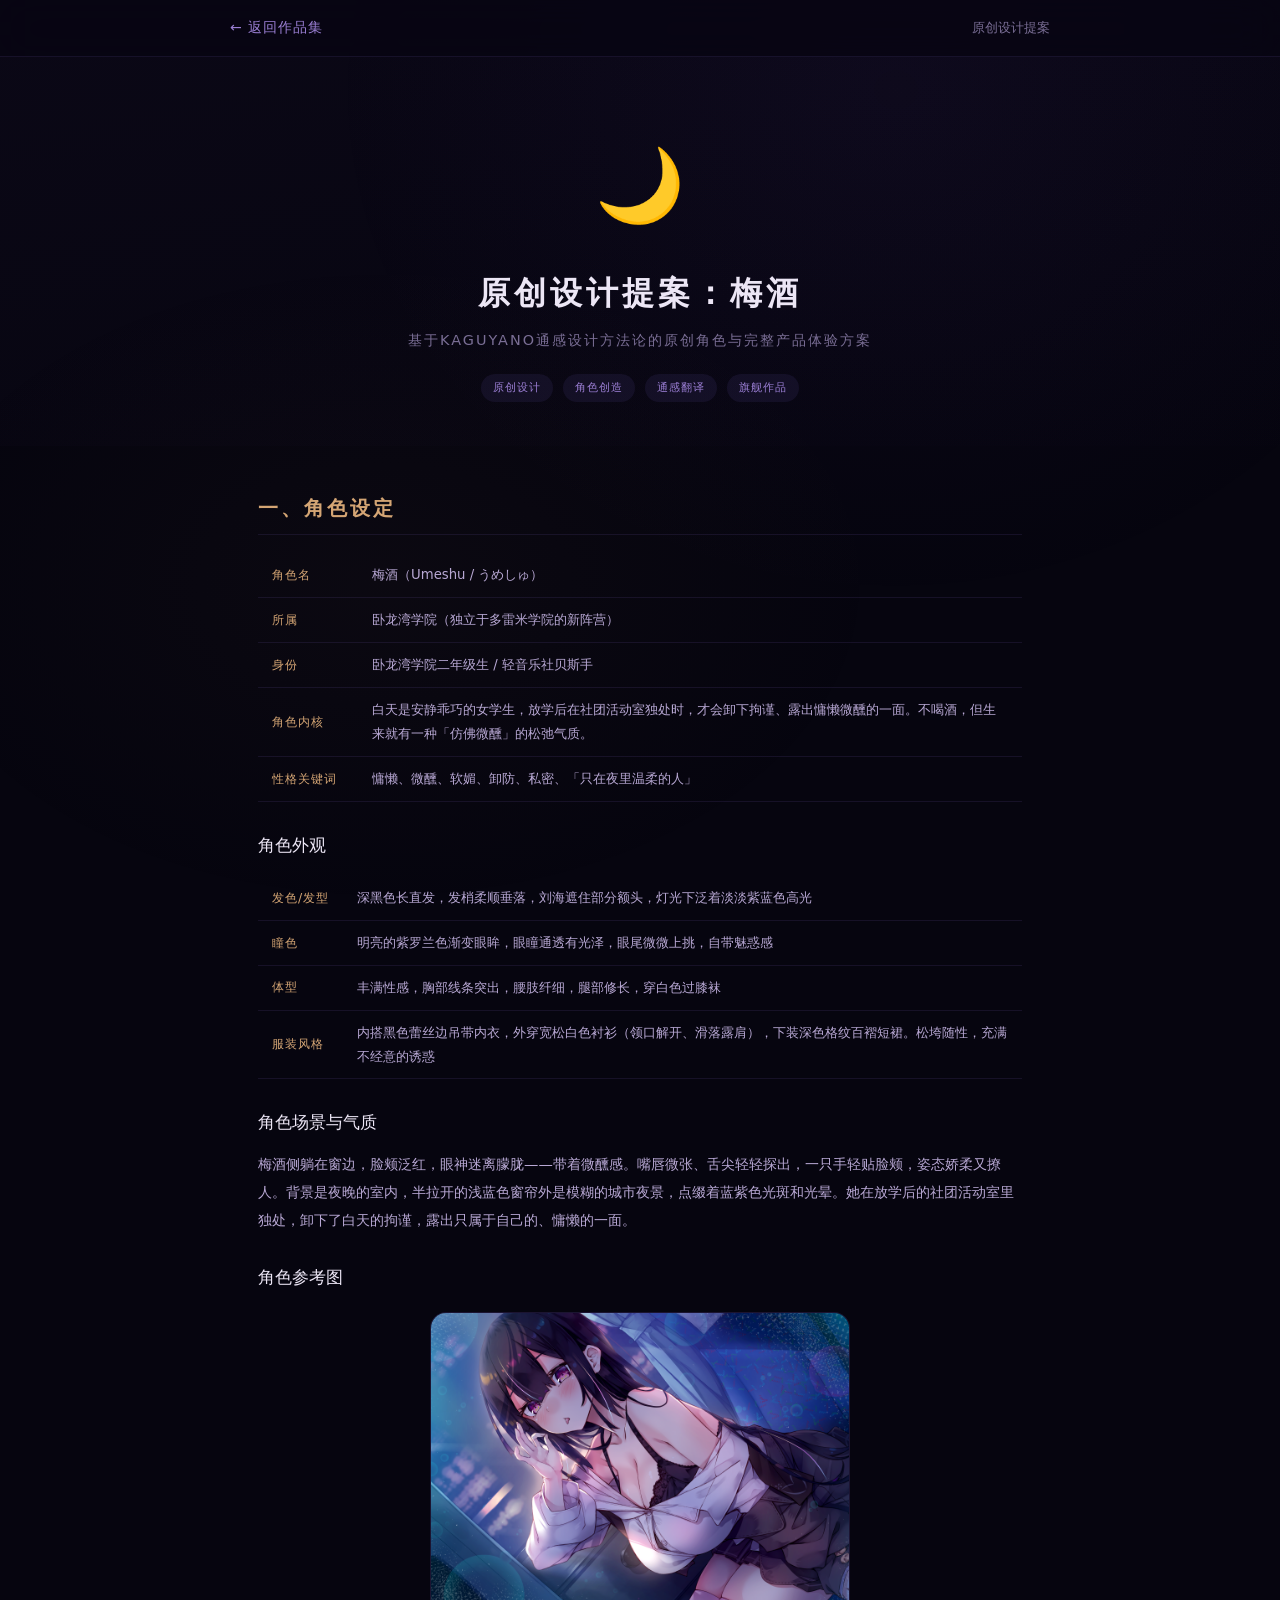
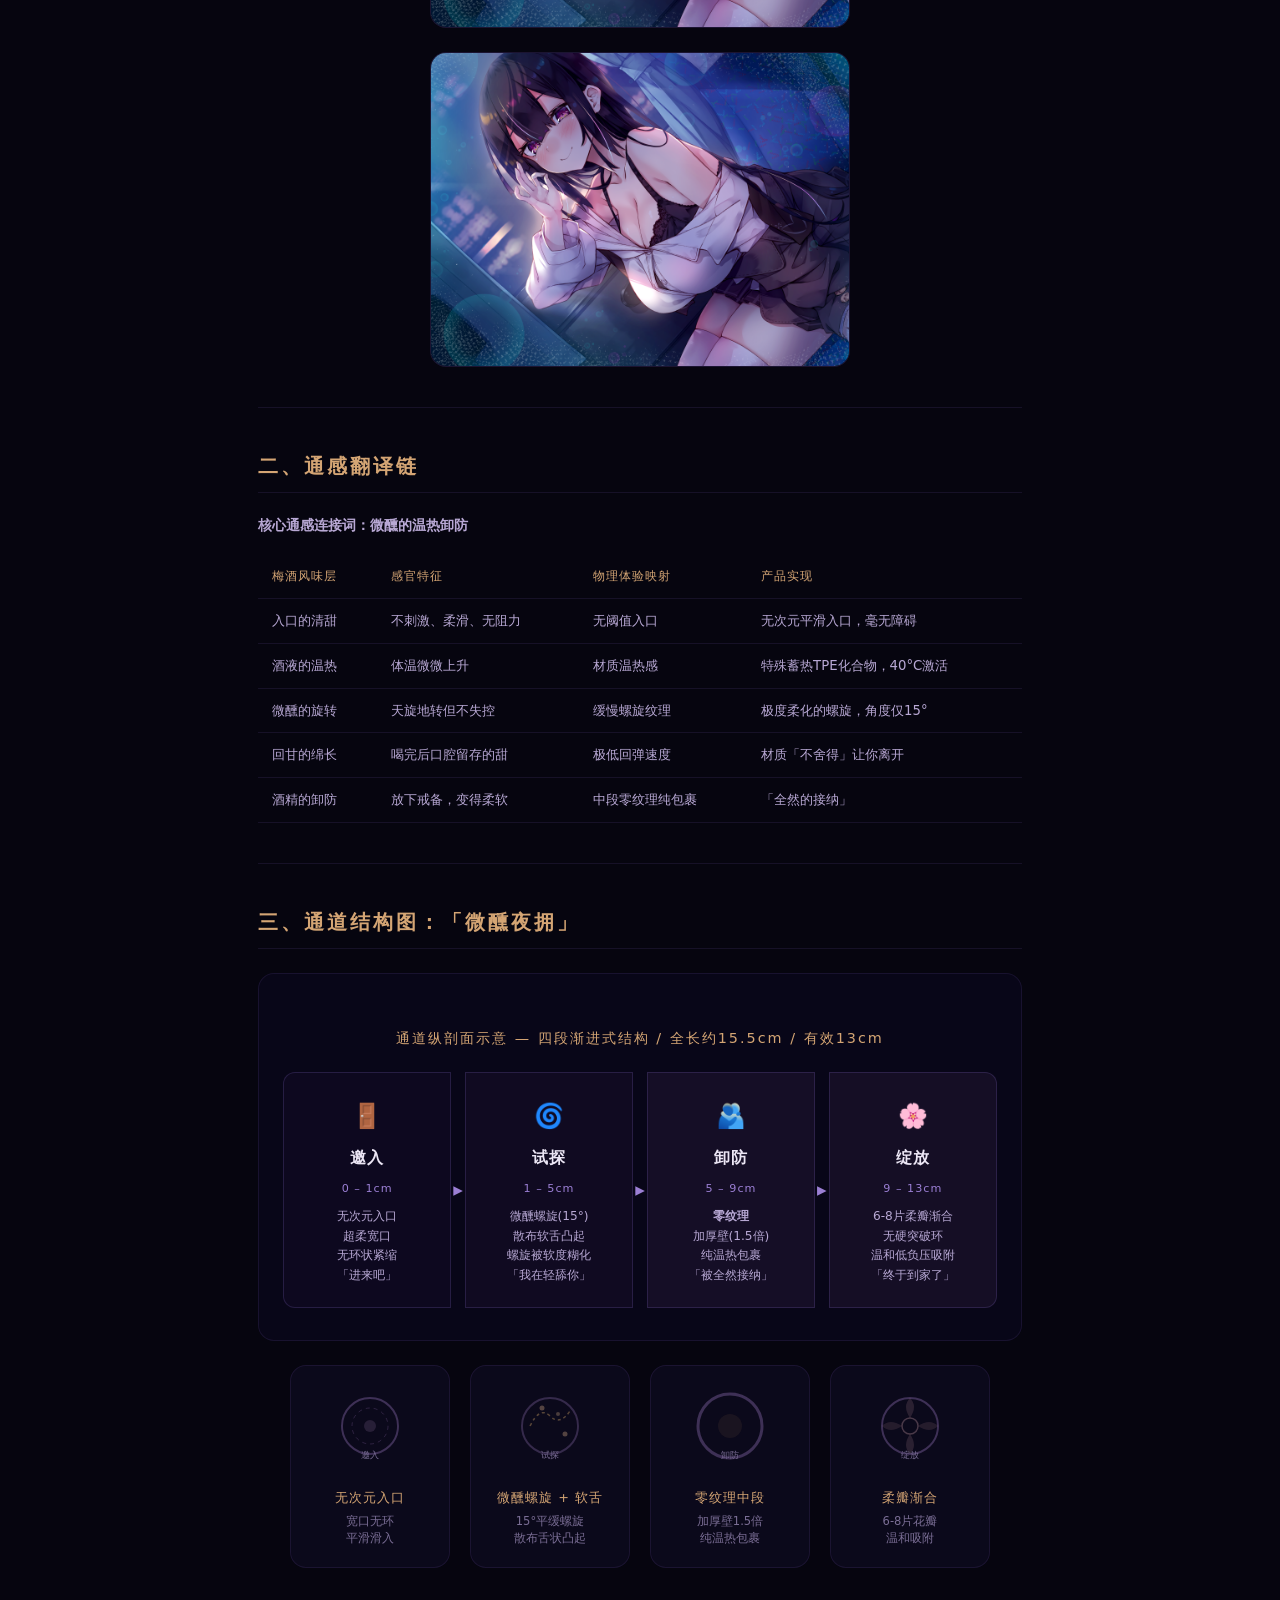
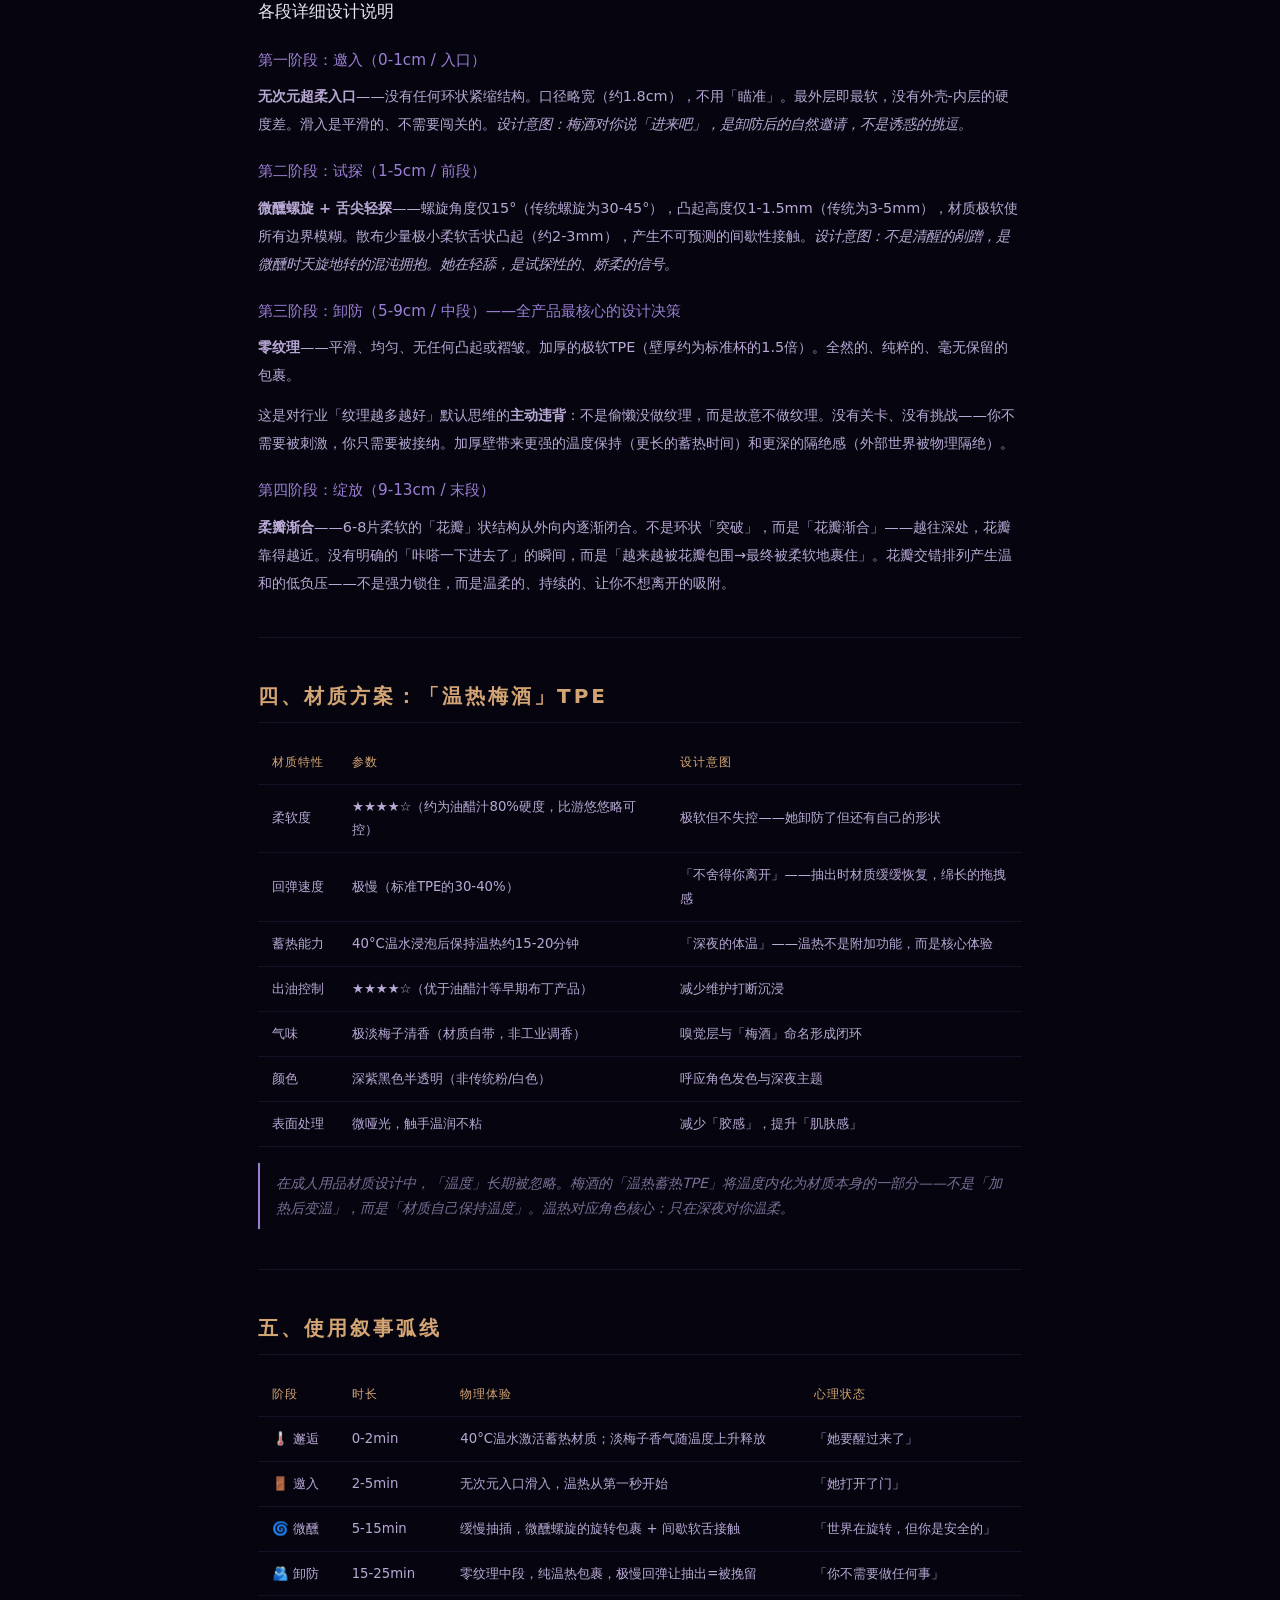
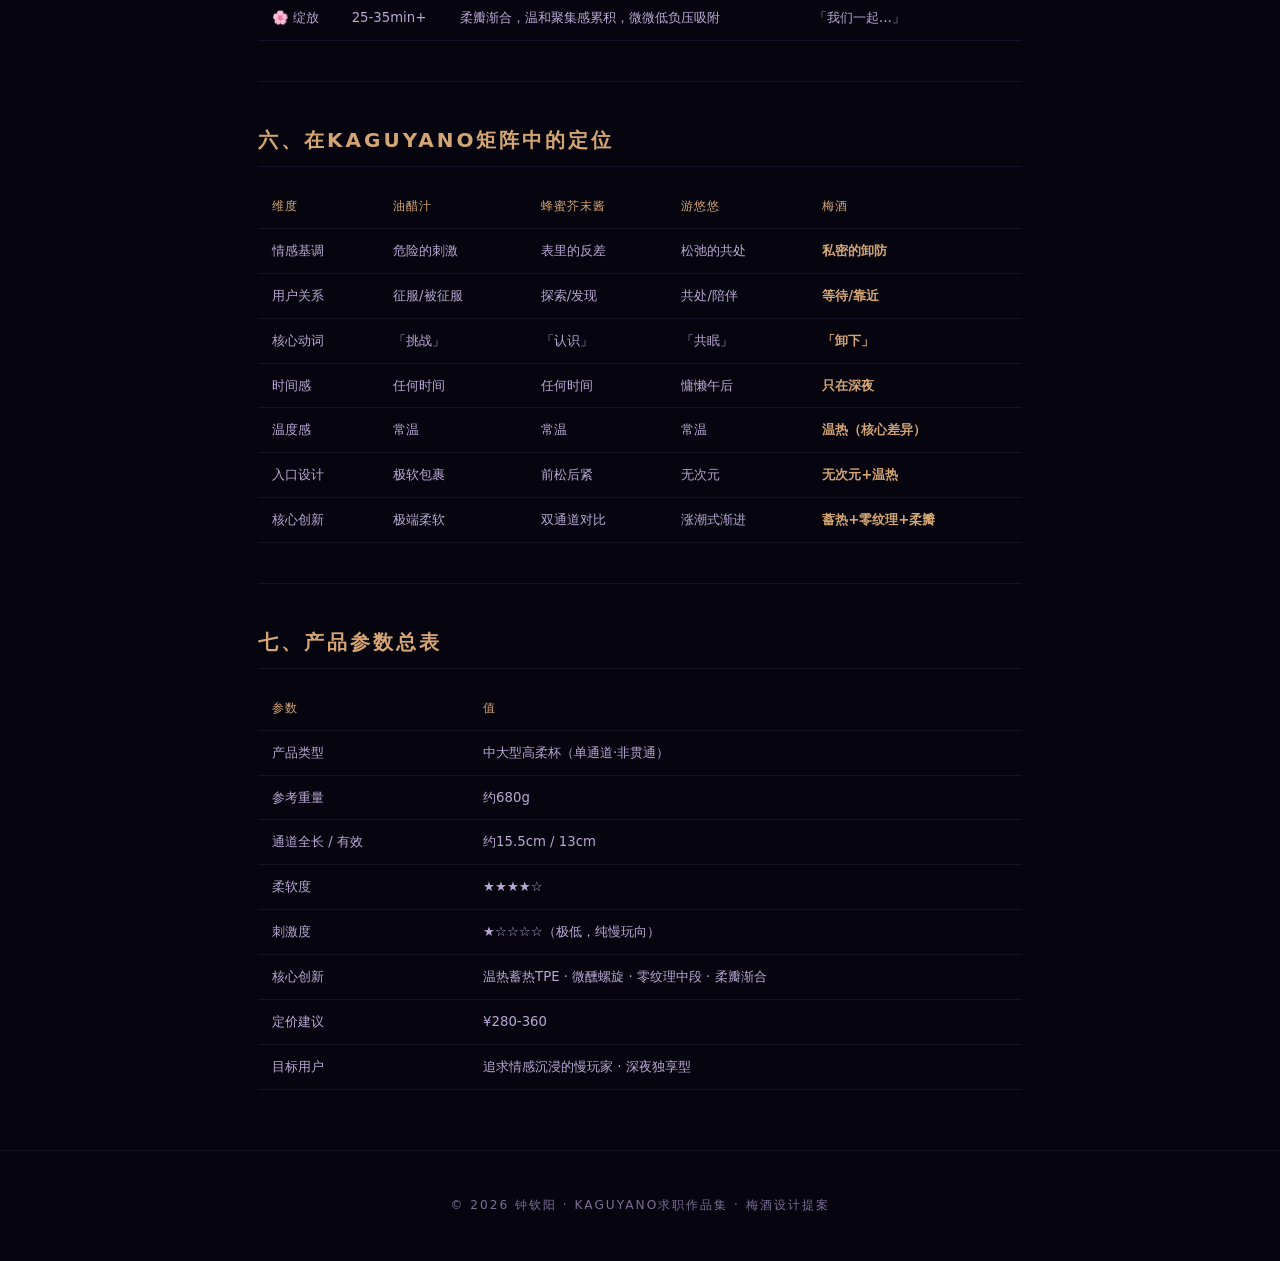
<file: works/umeshu.html>
<!DOCTYPE html>
<html lang="zh-CN">
<head>
<meta charset="UTF-8">
<meta name="viewport" content="width=device-width, initial-scale=1.0">
<title>原创设计提案：梅酒 · 作品集</title>
<style>
  :root{
    --bg-deep:#06050f;--bg-card:rgba(20,16,45,0.5);--text-primary:#ece6f5;
    --text-secondary:#b8a8d4;--text-muted:#7a6e95;--accent-purple:#9b7fd4;
    --accent-amber:#d4a574;--glass-border:rgba(140,110,210,0.12);
    --radius:16px;--max-w:820px
  }
  *,*::before,*::after{box-sizing:border-box;margin:0;padding:0}
  body{
    font-family:'PingFang SC','Microsoft YaHei','Hiragino Sans GB',system-ui,sans-serif;
    background:var(--bg-deep);color:var(--text-primary);line-height:1.8;
    -webkit-font-smoothing:antialiased;
  }
  body::before{
    content:'';position:fixed;top:0;left:0;width:100%;height:100%;
    background:radial-gradient(ellipse at 70% 10%,rgba(120,80,200,0.05),transparent 45%),
               radial-gradient(ellipse at 30% 65%,rgba(200,150,100,0.03),transparent 40%);
    pointer-events:none;z-index:0;
  }
  .container{max-width:var(--max-w);margin:0 auto;padding:0 28px;position:relative;z-index:1}
  nav{
    position:sticky;top:0;z-index:50;
    background:rgba(8,6,20,0.78);backdrop-filter:blur(20px);
    border-bottom:1px solid var(--glass-border);padding:0 28px;
  }
  .nav-inner{max-width:var(--max-w);margin:0 auto;display:flex;align-items:center;justify-content:space-between;height:56px}
  .nav-back{color:var(--accent-purple);text-decoration:none;font-size:0.88rem;letter-spacing:1px;transition:0.2s}
  .nav-back:hover{color:var(--text-primary)}
  .nav-title{font-size:0.82rem;color:var(--text-muted)}

  header{
    padding:64px 0 44px;text-align:center;
    background:linear-gradient(170deg,rgba(80,50,130,0.06),rgba(20,12,40,0.03));
  }
  header .cover{font-size:4.5rem;margin-bottom:14px}
  header h1{font-size:2rem;font-weight:700;letter-spacing:4px;margin-bottom:6px}
  header .subtitle{color:var(--text-muted);font-size:0.9rem;letter-spacing:2px}
  header .tags{display:flex;justify-content:center;gap:10px;margin-top:20px;flex-wrap:wrap}
  header .tags span{
    font-size:0.7rem;padding:4px 12px;border-radius:20px;
    background:rgba(120,100,200,0.1);color:var(--accent-purple);letter-spacing:1px;
  }

  section{padding:44px 0}
  section h2{
    font-size:1.25rem;font-weight:600;letter-spacing:3px;
    margin-bottom:18px;color:var(--accent-amber);
    padding-bottom:8px;border-bottom:1px solid var(--glass-border);
  }
  section h3{font-size:1.05rem;font-weight:500;color:var(--text-primary);margin:28px 0 12px}
  section h4{font-size:0.95rem;font-weight:500;color:var(--accent-purple);margin:20px 0 8px}
  section p{font-size:0.9rem;color:var(--text-secondary);margin-bottom:12px;line-height:1.95}
  section ul,section ol{padding-left:24px;margin-bottom:16px}
  section li{font-size:0.88rem;color:var(--text-secondary);margin-bottom:6px;line-height:1.75}
  table{width:100%;border-collapse:collapse;margin:16px 0;font-size:0.83rem}
  th,td{padding:10px 14px;text-align:left;border-bottom:1px solid var(--glass-border)}
  th{color:var(--accent-amber);font-weight:500;font-size:0.78rem;letter-spacing:1px;white-space:nowrap}
  td{color:var(--text-secondary)}
  blockquote{
    border-left:2px solid var(--accent-purple);padding:8px 16px;
    margin:16px 0;color:var(--text-muted);font-style:italic;font-size:0.88rem;
  }
  hr{border:none;border-top:1px solid var(--glass-border);margin:40px 0}
  pre{
    background:rgba(0,0,0,0.25);padding:20px;border-radius:var(--radius);
    overflow-x:auto;font-size:0.8rem;color:var(--text-secondary);line-height:1.5;
  }

  /* ---- 通道结构图 ---- */
  .channel-diagram{
    background:rgba(10,8,30,0.6);border:1px solid var(--glass-border);
    border-radius:var(--radius);padding:32px 24px;margin:24px 0;
    overflow-x:auto;
  }
  .channel-diagram h4{
    text-align:center;color:var(--accent-amber);margin-bottom:20px;font-size:0.9rem;letter-spacing:2px;
  }
  .channel-bar{
    display:flex;align-items:stretch;justify-content:center;gap:0;
    min-width:600px;margin:0 auto;position:relative;
  }
  .channel-phase{
    flex:1;padding:22px 14px;text-align:center;
    border:1px solid rgba(140,110,210,0.2);
    position:relative;transition:0.3s;
  }
  .channel-phase:first-child{border-radius:12px 0 0 12px}
  .channel-phase:last-child{border-radius:0 12px 12px 0}
  .channel-phase:hover{
    background:rgba(120,90,180,0.08);border-color:var(--accent-purple);z-index:2;
  }
  .channel-phase .phase-name{
    font-size:1rem;font-weight:600;color:var(--text-primary);margin-bottom:6px;letter-spacing:1px;
  }
  .channel-phase .phase-range{
    font-size:0.7rem;color:var(--accent-purple);margin-bottom:8px;letter-spacing:1px;
  }
  .channel-phase .phase-desc{
    font-size:0.76rem;color:var(--text-secondary);line-height:1.6;
  }
  .channel-phase .phase-icon{font-size:1.5rem;margin-bottom:6px}
  .channel-arrow{
    display:flex;align-items:center;color:var(--accent-purple);
    font-size:1.2rem;padding:0 2px;
  }

  /* 通道截面示意 */
  .channel-cross{
    display:flex;gap:20px;justify-content:center;flex-wrap:wrap;margin:24px 0;
  }
  .cross-item{
    text-align:center;background:rgba(20,16,45,0.4);
    border:1px solid var(--glass-border);border-radius:var(--radius);
    padding:20px;width:160px;
  }
  .cross-item .cross-svg{width:80px;height:80px;margin:0 auto 10px}
  .cross-item .cross-label{font-size:0.8rem;color:var(--accent-amber);letter-spacing:1px;margin-bottom:4px}
  .cross-item .cross-desc{font-size:0.72rem;color:var(--text-muted);line-height:1.5}

  /* 角色参考图 */
  .ref-gallery{display:flex;gap:24px;justify-content:center;flex-wrap:wrap;margin:20px 0}
  .ref-card{
    background:rgba(20,16,45,0.4);border:1px solid var(--glass-border);
    border-radius:var(--radius);overflow:hidden;max-width:420px;
    transition:0.3s;
  }
  .ref-card:hover{border-color:var(--accent-purple);transform:translateY(-2px)}
  .ref-card img{width:100%;height:auto;display:block}
  .ref-label{
    display:block;text-align:center;padding:10px;font-size:0.78rem;
    color:var(--text-muted);letter-spacing:2px;
  }

  footer{text-align:center;padding:44px 0;font-size:0.76rem;color:var(--text-muted);letter-spacing:2px;border-top:1px solid var(--glass-border)}

  @media(max-width:640px){
    header h1{font-size:1.4rem}
    .channel-bar{flex-direction:column;min-width:auto}
    .channel-phase{border-radius:0!important}
    .channel-phase:first-child{border-radius:12px 12px 0 0!important}
    .channel-phase:last-child{border-radius:0 0 12px 12px!important}
    .channel-arrow{transform:rotate(90deg)}
  }
</style>
</head>
<body>

<nav>
  <div class="nav-inner">
    <a href="../index.html" class="nav-back">← 返回作品集</a>
    <span class="nav-title">原创设计提案</span>
  </div>
</nav>

<header>
  <div class="container">
    <div class="cover">🌙</div>
    <h1>原创设计提案：梅酒</h1>
    <p class="subtitle">基于KAGUYANO通感设计方法论的原创角色与完整产品体验方案</p>
    <div class="tags">
      <span>原创设计</span><span>角色创造</span><span>通感翻译</span><span>旗舰作品</span>
    </div>
  </div>
</header>

<section>
<div class="container">

<h2>一、角色设定</h2>

<table>
<tr><th style="width:100px">角色名</th><td>梅酒（Umeshu / うめしゅ）</td></tr>
<tr><th>所属</th><td>卧龙湾学院（独立于多雷米学院的新阵营）</td></tr>
<tr><th>身份</th><td>卧龙湾学院二年级生 / 轻音乐社贝斯手</td></tr>
<tr><th>角色内核</th><td>白天是安静乖巧的女学生，放学后在社团活动室独处时，才会卸下拘谨、露出慵懒微醺的一面。不喝酒，但生来就有一种「仿佛微醺」的松弛气质。</td></tr>
<tr><th>性格关键词</th><td>慵懒、微醺、软媚、卸防、私密、「只在夜里温柔的人」</td></tr>
</table>

<h3>角色外观</h3>
<table>
<tr><th>发色/发型</th><td>深黑色长直发，发梢柔顺垂落，刘海遮住部分额头，灯光下泛着淡淡紫蓝色高光</td></tr>
<tr><th>瞳色</th><td>明亮的紫罗兰色渐变眼眸，眼瞳通透有光泽，眼尾微微上挑，自带魅惑感</td></tr>
<tr><th>体型</th><td>丰满性感，胸部线条突出，腰肢纤细，腿部修长，穿白色过膝袜</td></tr>
<tr><th>服装风格</th><td>内搭黑色蕾丝边吊带内衣，外穿宽松白色衬衫（领口解开、滑落露肩），下装深色格纹百褶短裙。松垮随性，充满不经意的诱惑</td></tr>
</table>

<h3>角色场景与气质</h3>
<p>梅酒侧躺在窗边，脸颊泛红，眼神迷离朦胧——带着微醺感。嘴唇微张、舌尖轻轻探出，一只手轻贴脸颊，姿态娇柔又撩人。背景是夜晚的室内，半拉开的浅蓝色窗帘外是模糊的城市夜景，点缀着蓝紫色光斑和光晕。她在放学后的社团活动室里独处，卸下了白天的拘谨，露出只属于自己的、慵懒的一面。</p>

<h3>角色参考图</h3>
<div class="ref-gallery">
  <div class="ref-card">
    <img src="../images/pattern-01.png" alt="梅酒 パターン01" loading="lazy">
  </div>
  <div class="ref-card">
    <img src="../images/pattern-02.png" alt="梅酒 パターン02" loading="lazy">
  </div>
</div>

<hr>

<h2>二、通感翻译链</h2>
<p><strong>核心通感连接词：微醺的温热卸防</strong></p>

<table>
<tr><th>梅酒风味层</th><th>感官特征</th><th>物理体验映射</th><th>产品实现</th></tr>
<tr><td>入口的清甜</td><td>不刺激、柔滑、无阻力</td><td>无阈值入口</td><td>无次元平滑入口，毫无障碍</td></tr>
<tr><td>酒液的温热</td><td>体温微微上升</td><td>材质温热感</td><td>特殊蓄热TPE化合物，40°C激活</td></tr>
<tr><td>微醺的旋转</td><td>天旋地转但不失控</td><td>缓慢螺旋纹理</td><td>极度柔化的螺旋，角度仅15°</td></tr>
<tr><td>回甘的绵长</td><td>喝完后口腔留存的甜</td><td>极低回弹速度</td><td>材质「不舍得」让你离开</td></tr>
<tr><td>酒精的卸防</td><td>放下戒备，变得柔软</td><td>中段零纹理纯包裹</td><td>「全然的接纳」</td></tr>
</table>

<hr>

<h2>三、通道结构图：「微醺夜拥」</h2>

<div class="channel-diagram">
  <h4>通道纵剖面示意 — 四段渐进式结构 / 全长约15.5cm / 有效13cm</h4>
  <div class="channel-bar">
    <div class="channel-phase" style="background:rgba(100,70,160,0.06)">
      <div class="phase-icon">🚪</div>
      <div class="phase-name">邀入</div>
      <div class="phase-range">0 – 1cm</div>
      <div class="phase-desc">无次元入口<br>超柔宽口<br>无环状紧缩<br>「进来吧」</div>
    </div>
    <div class="channel-arrow">▸</div>
    <div class="channel-phase" style="background:rgba(130,90,180,0.06)">
      <div class="phase-icon">🌀</div>
      <div class="phase-name">试探</div>
      <div class="phase-range">1 – 5cm</div>
      <div class="phase-desc">微醺螺旋(15°)<br>散布软舌凸起<br>螺旋被软度糊化<br>「我在轻舔你」</div>
    </div>
    <div class="channel-arrow">▸</div>
    <div class="channel-phase" style="background:rgba(160,120,200,0.08)">
      <div class="phase-icon">🫂</div>
      <div class="phase-name">卸防</div>
      <div class="phase-range">5 – 9cm</div>
      <div class="phase-desc"><strong>零纹理</strong><br>加厚壁(1.5倍)<br>纯温热包裹<br>「被全然接纳」</div>
    </div>
    <div class="channel-arrow">▸</div>
    <div class="channel-phase" style="background:rgba(180,130,200,0.08)">
      <div class="phase-icon">🌸</div>
      <div class="phase-name">绽放</div>
      <div class="phase-range">9 – 13cm</div>
      <div class="phase-desc">6-8片柔瓣渐合<br>无硬突破环<br>温和低负压吸附<br>「终于到家了」</div>
    </div>
  </div>
</div>

<div class="channel-cross">
  <div class="cross-item">
    <svg class="cross-svg" viewBox="0 0 80 80">
      <circle cx="40" cy="40" r="28" fill="none" stroke="rgba(180,140,220,0.3)" stroke-width="2"/>
      <circle cx="40" cy="40" r="18" fill="none" stroke="rgba(180,140,220,0.2)" stroke-width="1" stroke-dasharray="4"/>
      <circle cx="40" cy="40" r="6" fill="rgba(200,160,220,0.15)"/>
      <text x="40" y="72" text-anchor="middle" fill="var(--text-muted)" font-size="9">邀入</text>
    </svg>
    <div class="cross-label">无次元入口</div>
    <div class="cross-desc">宽口无环<br>平滑滑入</div>
  </div>
  <div class="cross-item">
    <svg class="cross-svg" viewBox="0 0 80 80">
      <circle cx="40" cy="40" r="28" fill="none" stroke="rgba(180,140,220,0.25)" stroke-width="2"/>
      <path d="M20 40 Q30 20 40 30 Q50 40 60 25" fill="none" stroke="rgba(200,160,100,0.4)" stroke-width="1.5" stroke-dasharray="3"/>
      <circle cx="32" cy="22" r="2.5" fill="rgba(220,180,140,0.35)"/>
      <circle cx="48" cy="28" r="2" fill="rgba(220,180,140,0.3)"/>
      <circle cx="55" cy="48" r="2.5" fill="rgba(220,180,140,0.35)"/>
      <text x="40" y="72" text-anchor="middle" fill="var(--text-muted)" font-size="9">试探</text>
    </svg>
    <div class="cross-label">微醺螺旋 + 软舌</div>
    <div class="cross-desc">15°平缓螺旋<br>散布舌状凸起</div>
  </div>
  <div class="cross-item">
    <svg class="cross-svg" viewBox="0 0 80 80">
      <circle cx="40" cy="40" r="32" fill="none" stroke="rgba(180,140,220,0.3)" stroke-width="3"/>
      <circle cx="40" cy="40" r="12" fill="rgba(200,160,100,0.08)"/>
      <text x="40" y="72" text-anchor="middle" fill="var(--text-muted)" font-size="9">卸防</text>
    </svg>
    <div class="cross-label">零纹理中段</div>
    <div class="cross-desc">加厚壁1.5倍<br>纯温热包裹</div>
  </div>
  <div class="cross-item">
    <svg class="cross-svg" viewBox="0 0 80 80">
      <circle cx="40" cy="40" r="28" fill="none" stroke="rgba(180,140,220,0.3)" stroke-width="2"/>
      <circle cx="40" cy="40" r="8" fill="none" stroke="rgba(220,170,180,0.3)" stroke-width="1.5"/>
      <path d="M40 12 Q32 20 40 32 Q48 20 40 12" fill="rgba(220,170,180,0.15)"/>
      <path d="M40 68 Q32 60 40 48 Q48 60 40 68" fill="rgba(220,170,180,0.15)"/>
      <path d="M12 40 Q20 32 32 40 Q20 48 12 40" fill="rgba(220,170,180,0.12)"/>
      <path d="M68 40 Q60 32 48 40 Q60 48 68 40" fill="rgba(220,170,180,0.12)"/>
      <text x="40" y="72" text-anchor="middle" fill="var(--text-muted)" font-size="9">绽放</text>
    </svg>
    <div class="cross-label">柔瓣渐合</div>
    <div class="cross-desc">6-8片花瓣<br>温和吸附</div>
  </div>
</div>

<h3>各段详细设计说明</h3>

<h4>第一阶段：邀入（0-1cm / 入口）</h4>
<p><strong>无次元超柔入口</strong>——没有任何环状紧缩结构。口径略宽（约1.8cm），不用「瞄准」。最外层即最软，没有外壳-内层的硬度差。滑入是平滑的、不需要闯关的。<em>设计意图：梅酒对你说「进来吧」，是卸防后的自然邀请，不是诱惑的挑逗。</em></p>

<h4>第二阶段：试探（1-5cm / 前段）</h4>
<p><strong>微醺螺旋 + 舌尖轻探</strong>——螺旋角度仅15°（传统螺旋为30-45°），凸起高度仅1-1.5mm（传统为3-5mm），材质极软使所有边界模糊。散布少量极小柔软舌状凸起（约2-3mm），产生不可预测的间歇性接触。<em>设计意图：不是清醒的剐蹭，是微醺时天旋地转的混沌拥抱。她在轻舔，是试探性的、娇柔的信号。</em></p>

<h4>第三阶段：卸防（5-9cm / 中段）——全产品最核心的设计决策</h4>
<p><strong>零纹理</strong>——平滑、均匀、无任何凸起或褶皱。加厚的极软TPE（壁厚约为标准杯的1.5倍）。全然的、纯粹的、毫无保留的包裹。</p>
<p>这是对行业「纹理越多越好」默认思维的<strong>主动违背</strong>：不是偷懒没做纹理，而是故意不做纹理。没有关卡、没有挑战——你不需要被刺激，你只需要被接纳。加厚壁带来更强的温度保持（更长的蓄热时间）和更深的隔绝感（外部世界被物理隔绝）。</p>

<h4>第四阶段：绽放（9-13cm / 末段）</h4>
<p><strong>柔瓣渐合</strong>——6-8片柔软的「花瓣」状结构从外向内逐渐闭合。不是环状「突破」，而是「花瓣渐合」——越往深处，花瓣靠得越近。没有明确的「咔嗒一下进去了」的瞬间，而是「越来越被花瓣包围→最终被柔软地裹住」。花瓣交错排列产生温和的低负压——不是强力锁住，而是温柔的、持续的、让你不想离开的吸附。</p>

<hr>

<h2>四、材质方案：「温热梅酒」TPE</h2>

<table>
<tr><th>材质特性</th><th>参数</th><th>设计意图</th></tr>
<tr><td>柔软度</td><td>★★★★☆（约为油醋汁80%硬度，比游悠悠略可控）</td><td>极软但不失控——她卸防了但还有自己的形状</td></tr>
<tr><td>回弹速度</td><td>极慢（标准TPE的30-40%）</td><td>「不舍得你离开」——抽出时材质缓缓恢复，绵长的拖拽感</td></tr>
<tr><td>蓄热能力</td><td>40°C温水浸泡后保持温热约15-20分钟</td><td>「深夜的体温」——温热不是附加功能，而是核心体验</td></tr>
<tr><td>出油控制</td><td>★★★★☆（优于油醋汁等早期布丁产品）</td><td>减少维护打断沉浸</td></tr>
<tr><td>气味</td><td>极淡梅子清香（材质自带，非工业调香）</td><td>嗅觉层与「梅酒」命名形成闭环</td></tr>
<tr><td>颜色</td><td>深紫黑色半透明（非传统粉/白色）</td><td>呼应角色发色与深夜主题</td></tr>
<tr><td>表面处理</td><td>微哑光，触手温润不粘</td><td>减少「胶感」，提升「肌肤感」</td></tr>
</table>

<blockquote>在成人用品材质设计中，「温度」长期被忽略。梅酒的「温热蓄热TPE」将温度内化为材质本身的一部分——不是「加热后变温」，而是「材质自己保持温度」。温热对应角色核心：只在深夜对你温柔。</blockquote>

<hr>

<h2>五、使用叙事弧线</h2>

<table>
<tr><th>阶段</th><th>时长</th><th>物理体验</th><th>心理状态</th></tr>
<tr><td>🌡️ 邂逅</td><td>0-2min</td><td>40°C温水激活蓄热材质；淡梅子香气随温度上升释放</td><td>「她要醒过来了」</td></tr>
<tr><td>🚪 邀入</td><td>2-5min</td><td>无次元入口滑入，温热从第一秒开始</td><td>「她打开了门」</td></tr>
<tr><td>🌀 微醺</td><td>5-15min</td><td>缓慢抽插，微醺螺旋的旋转包裹 + 间歇软舌接触</td><td>「世界在旋转，但你是安全的」</td></tr>
<tr><td>🫂 卸防</td><td>15-25min</td><td>零纹理中段，纯温热包裹，极慢回弹让抽出=被挽留</td><td>「你不需要做任何事」</td></tr>
<tr><td>🌸 绽放</td><td>25-35min+</td><td>柔瓣渐合，温和聚集感累积，微微低负压吸附</td><td>「我们一起…」</td></tr>
</table>

<hr>

<h2>六、在KAGUYANO矩阵中的定位</h2>

<table>
<tr><th>维度</th><th>油醋汁</th><th>蜂蜜芥末酱</th><th>游悠悠</th><th style="color:var(--accent-amber)">梅酒</th></tr>
<tr><td>情感基调</td><td>危险的刺激</td><td>表里的反差</td><td>松弛的共处</td><td style="color:var(--accent-amber)"><strong>私密的卸防</strong></td></tr>
<tr><td>用户关系</td><td>征服/被征服</td><td>探索/发现</td><td>共处/陪伴</td><td style="color:var(--accent-amber)"><strong>等待/靠近</strong></td></tr>
<tr><td>核心动词</td><td>「挑战」</td><td>「认识」</td><td>「共眠」</td><td style="color:var(--accent-amber)"><strong>「卸下」</strong></td></tr>
<tr><td>时间感</td><td>任何时间</td><td>任何时间</td><td>慵懒午后</td><td style="color:var(--accent-amber)"><strong>只在深夜</strong></td></tr>
<tr><td>温度感</td><td>常温</td><td>常温</td><td>常温</td><td style="color:var(--accent-amber)"><strong>温热（核心差异）</strong></td></tr>
<tr><td>入口设计</td><td>极软包裹</td><td>前松后紧</td><td>无次元</td><td style="color:var(--accent-amber)"><strong>无次元+温热</strong></td></tr>
<tr><td>核心创新</td><td>极端柔软</td><td>双通道对比</td><td>涨潮式渐进</td><td style="color:var(--accent-amber)"><strong>蓄热+零纹理+柔瓣</strong></td></tr>
</table>

<hr>

<h2>七、产品参数总表</h2>

<table>
<tr><th>参数</th><th>值</th></tr>
<tr><td>产品类型</td><td>中大型高柔杯（单通道·非贯通）</td></tr>
<tr><td>参考重量</td><td>约680g</td></tr>
<tr><td>通道全长 / 有效</td><td>约15.5cm / 13cm</td></tr>
<tr><td>柔软度</td><td>★★★★☆</td></tr>
<tr><td>刺激度</td><td>★☆☆☆☆（极低，纯慢玩向）</td></tr>
<tr><td>核心创新</td><td>温热蓄热TPE · 微醺螺旋 · 零纹理中段 · 柔瓣渐合</td></tr>
<tr><td>定价建议</td><td>¥280-360</td></tr>
<tr><td>目标用户</td><td>追求情感沉浸的慢玩家 · 深夜独享型</td></tr>
</table>

</div>
</section>

<footer>© 2026 钟钦阳 · KAGUYANO求职作品集 · 梅酒设计提案</footer>
</body>
</html>
</file>
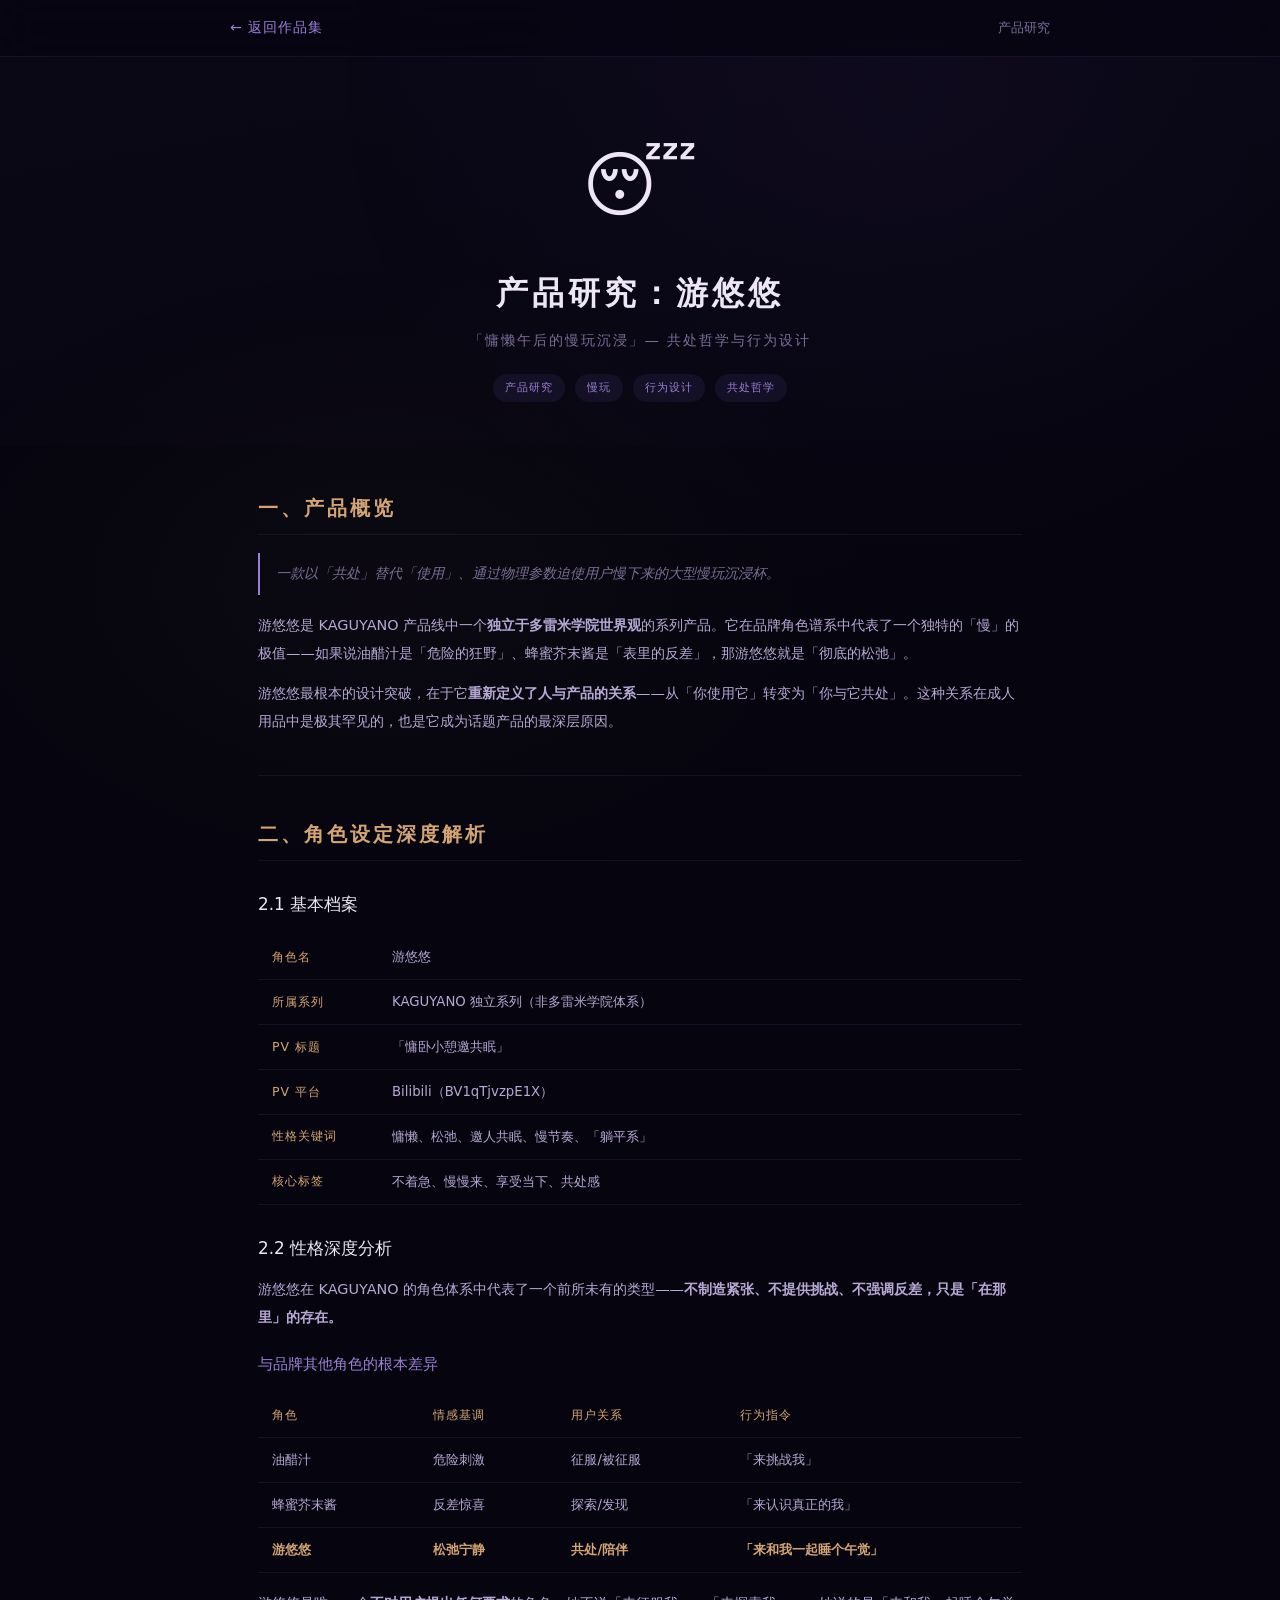
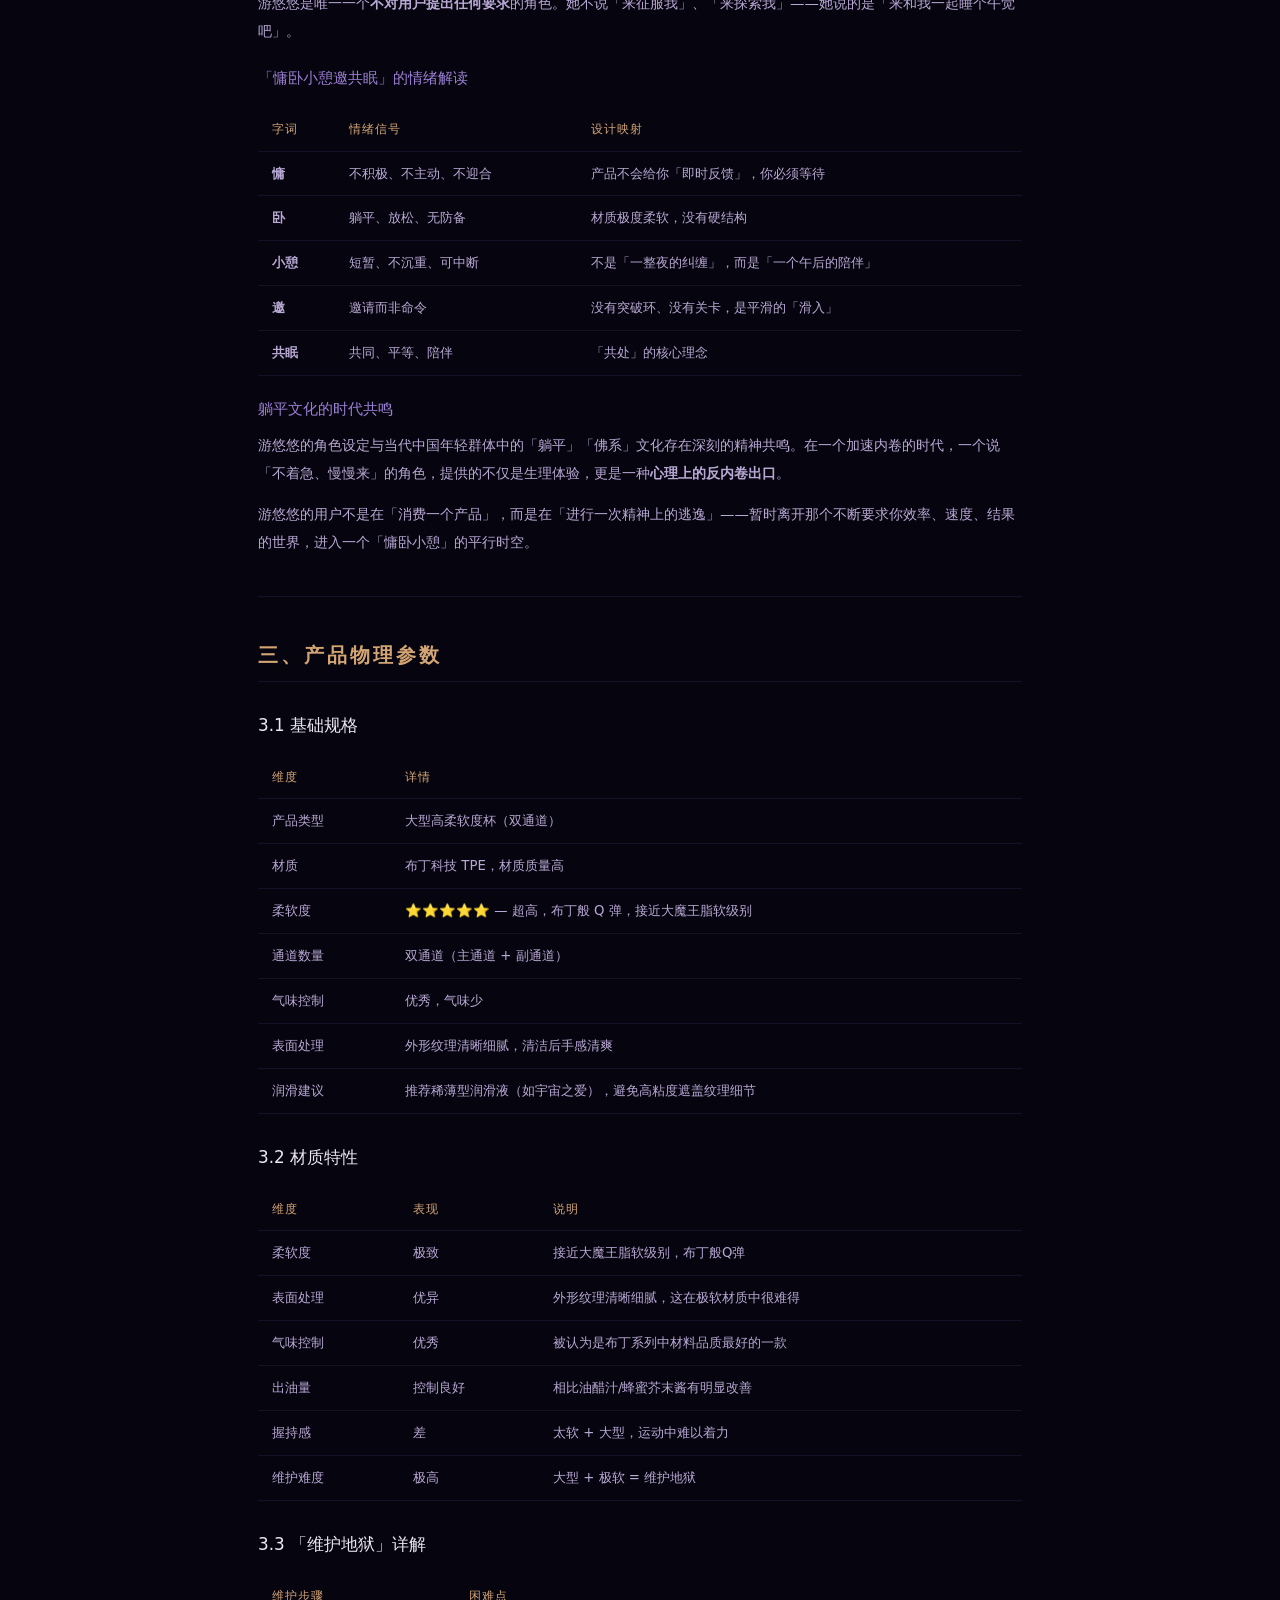
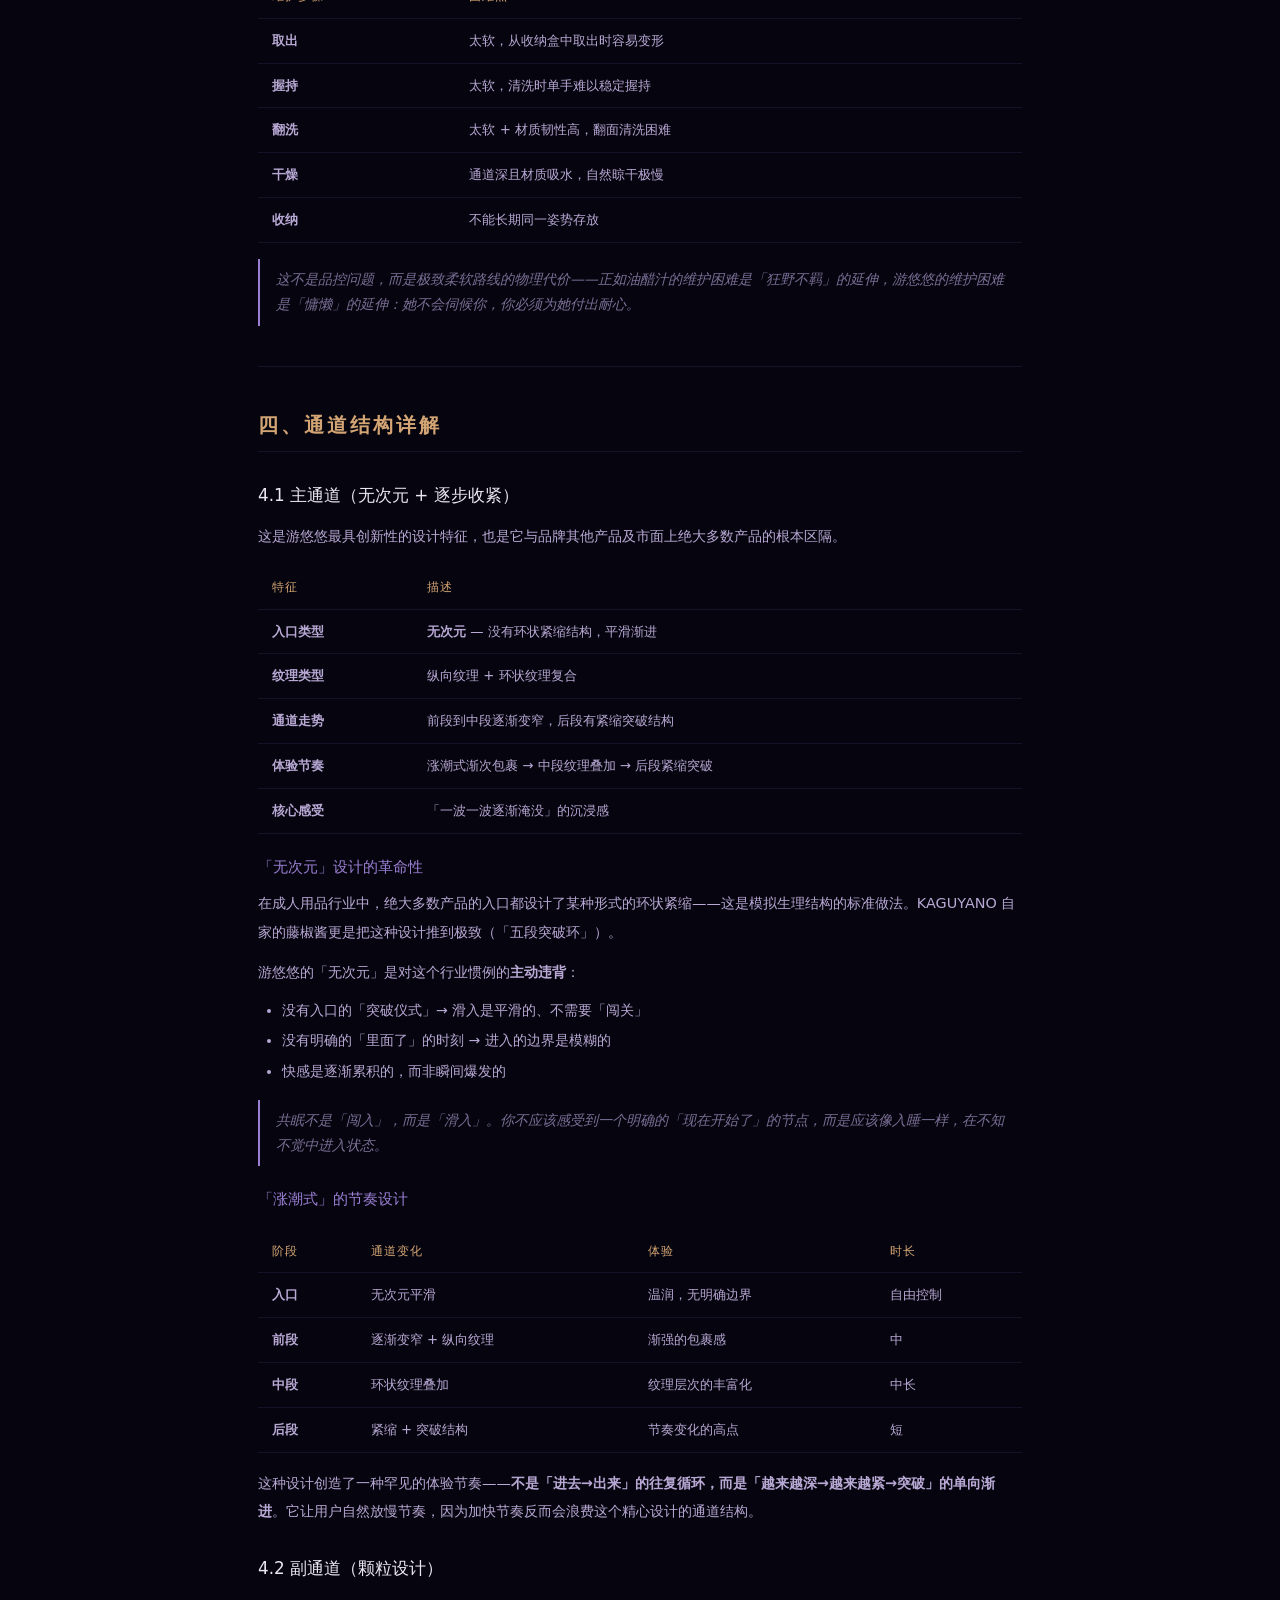
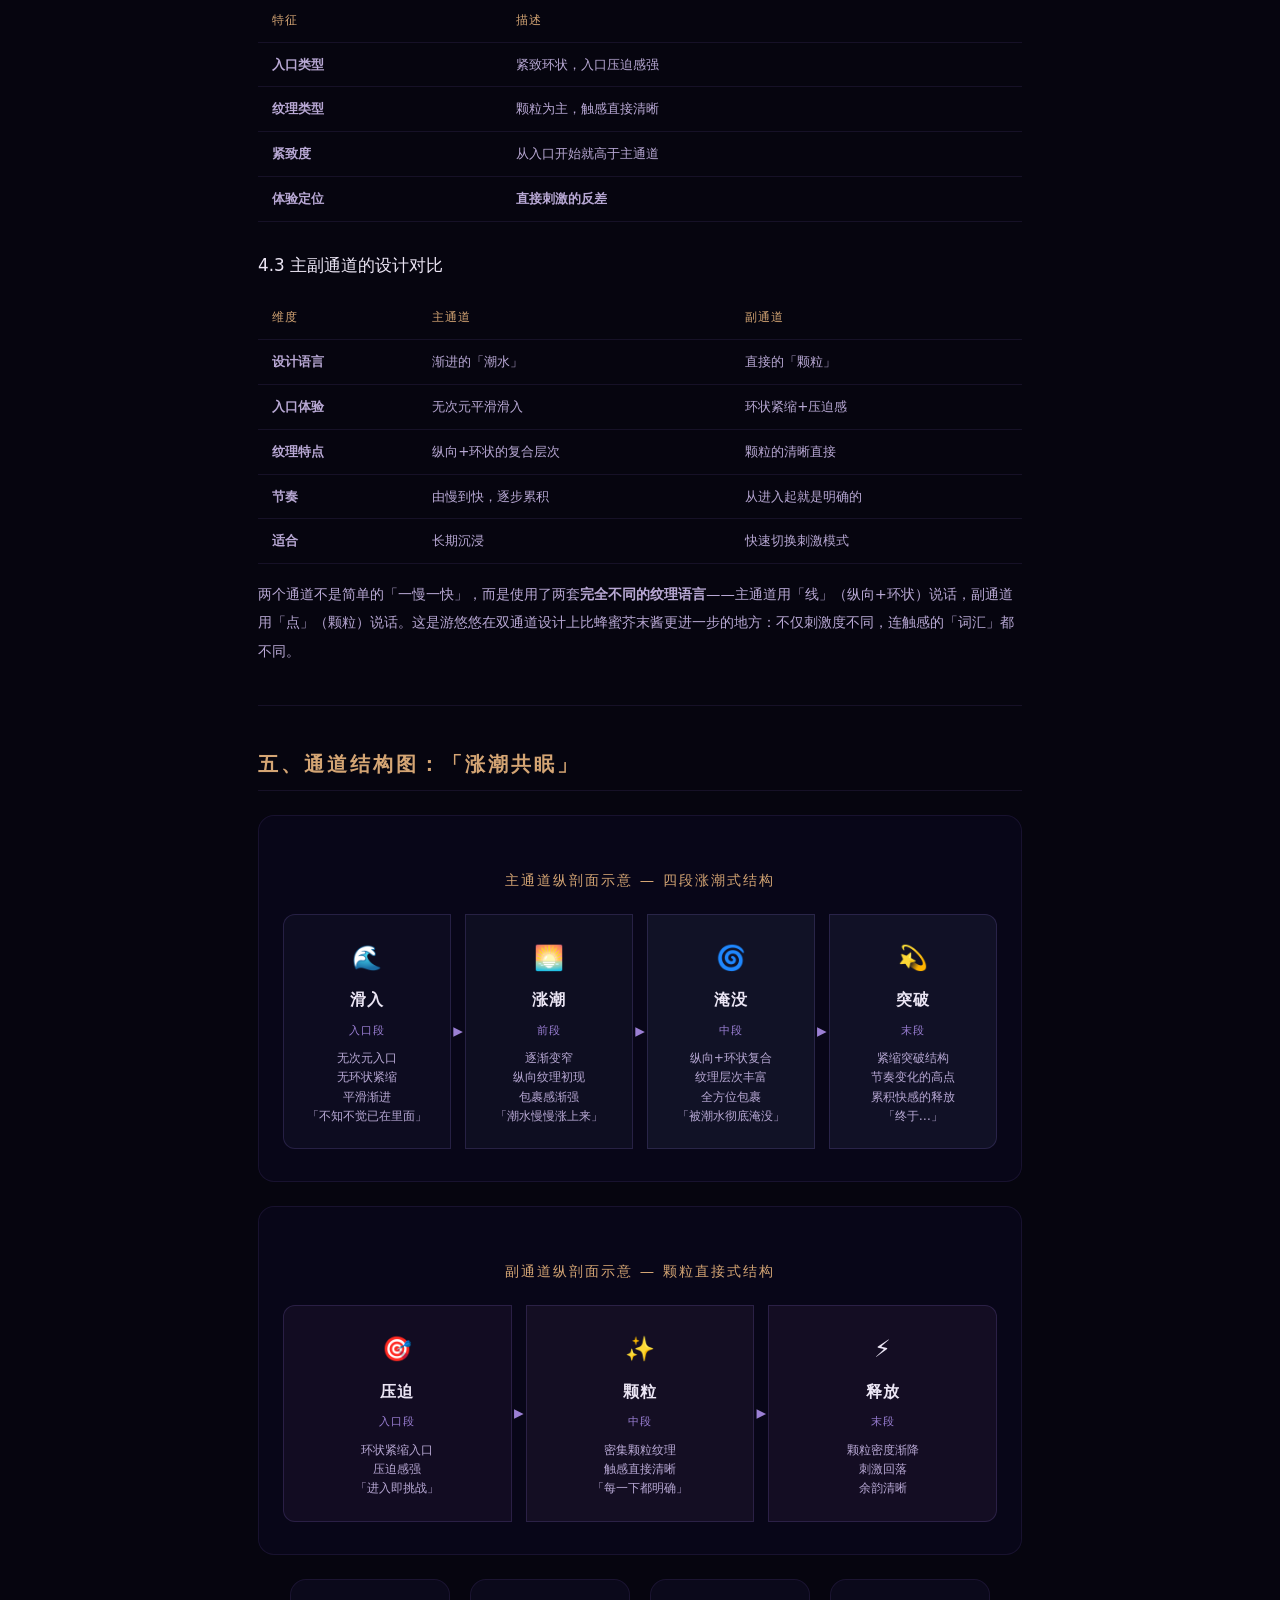
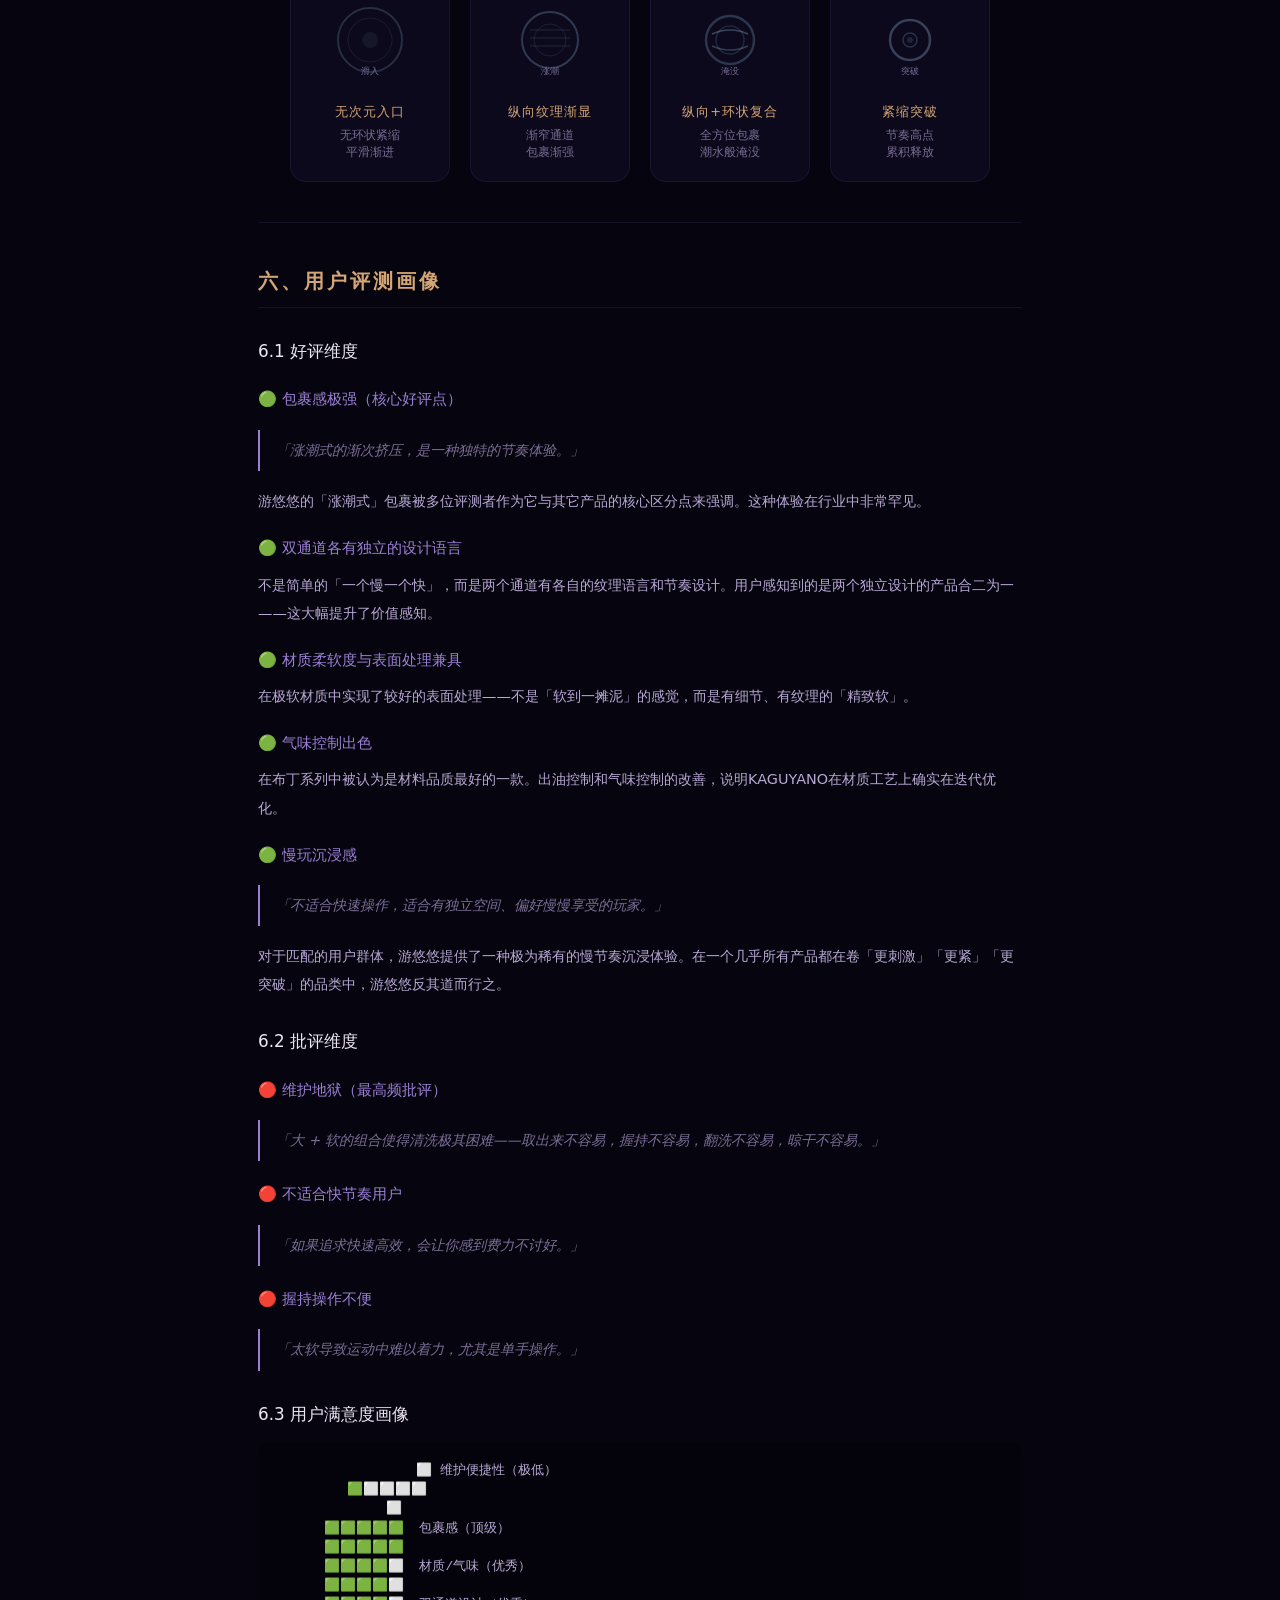
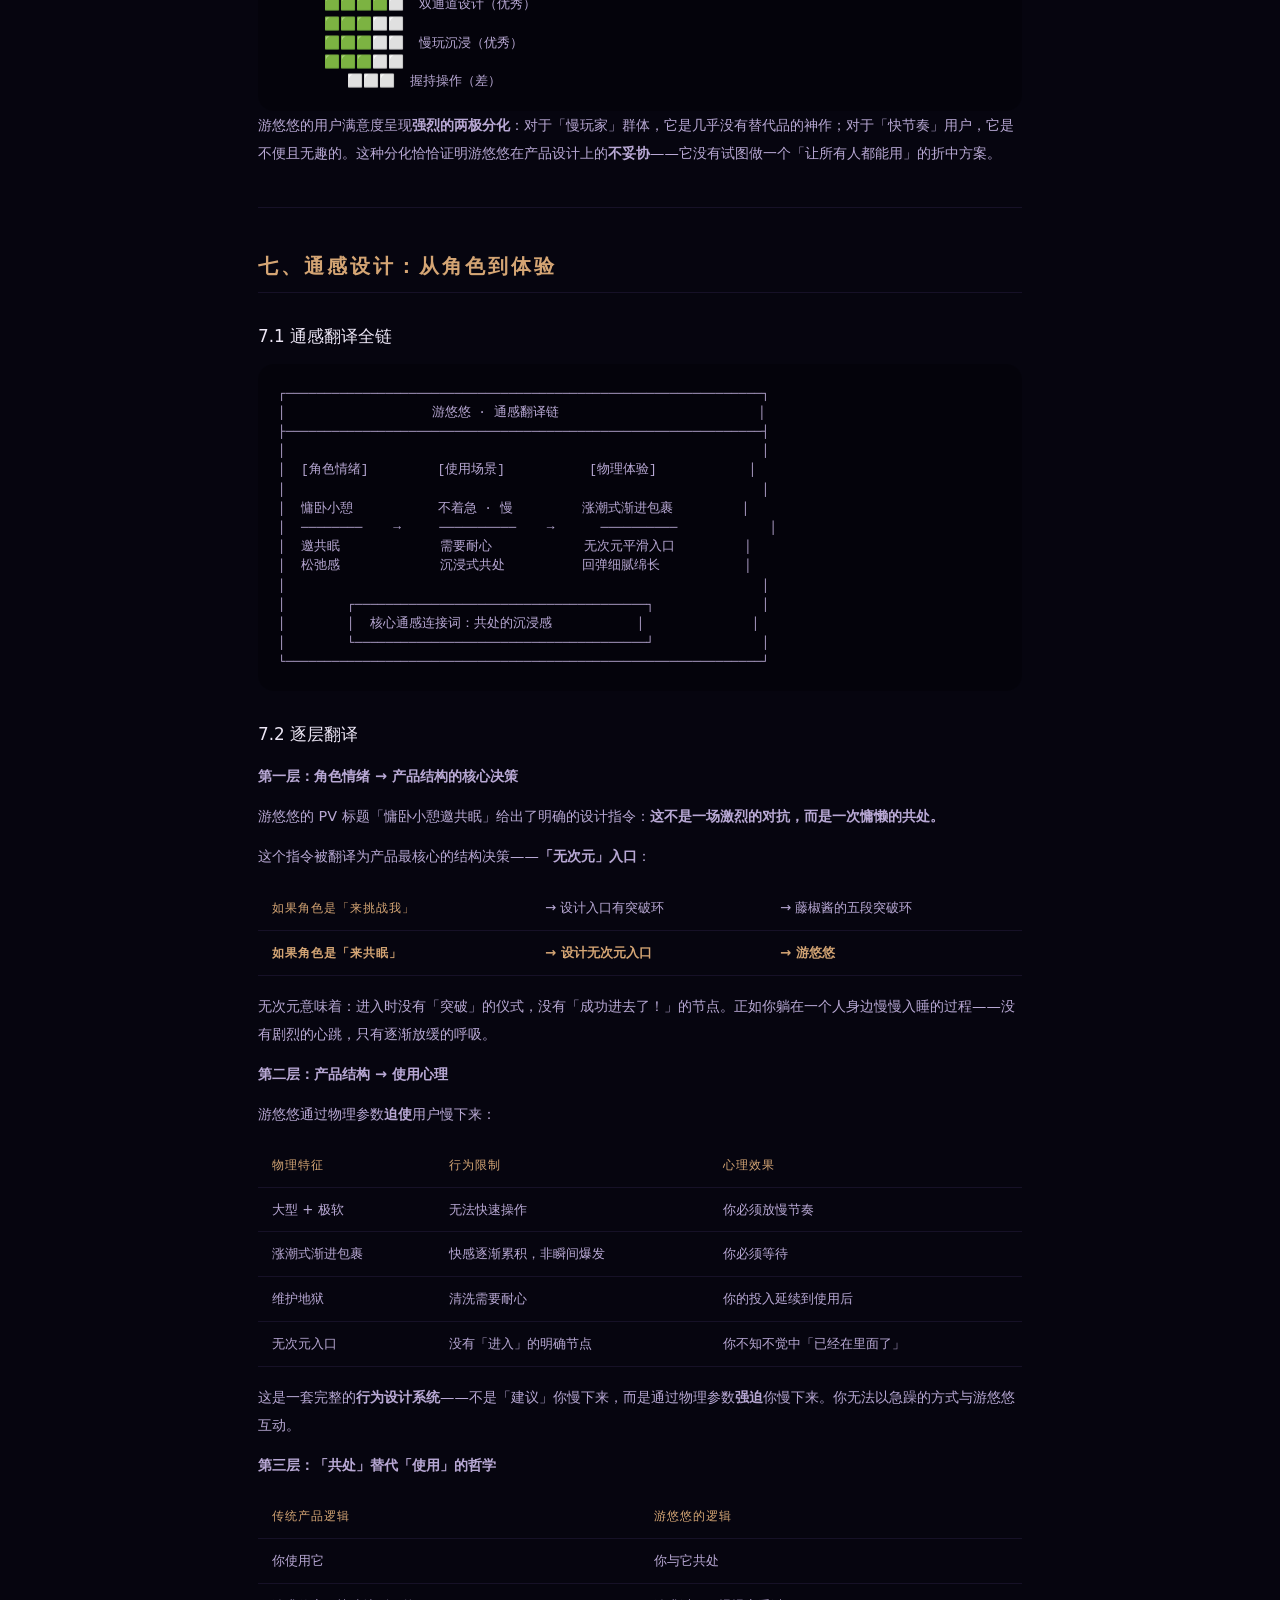
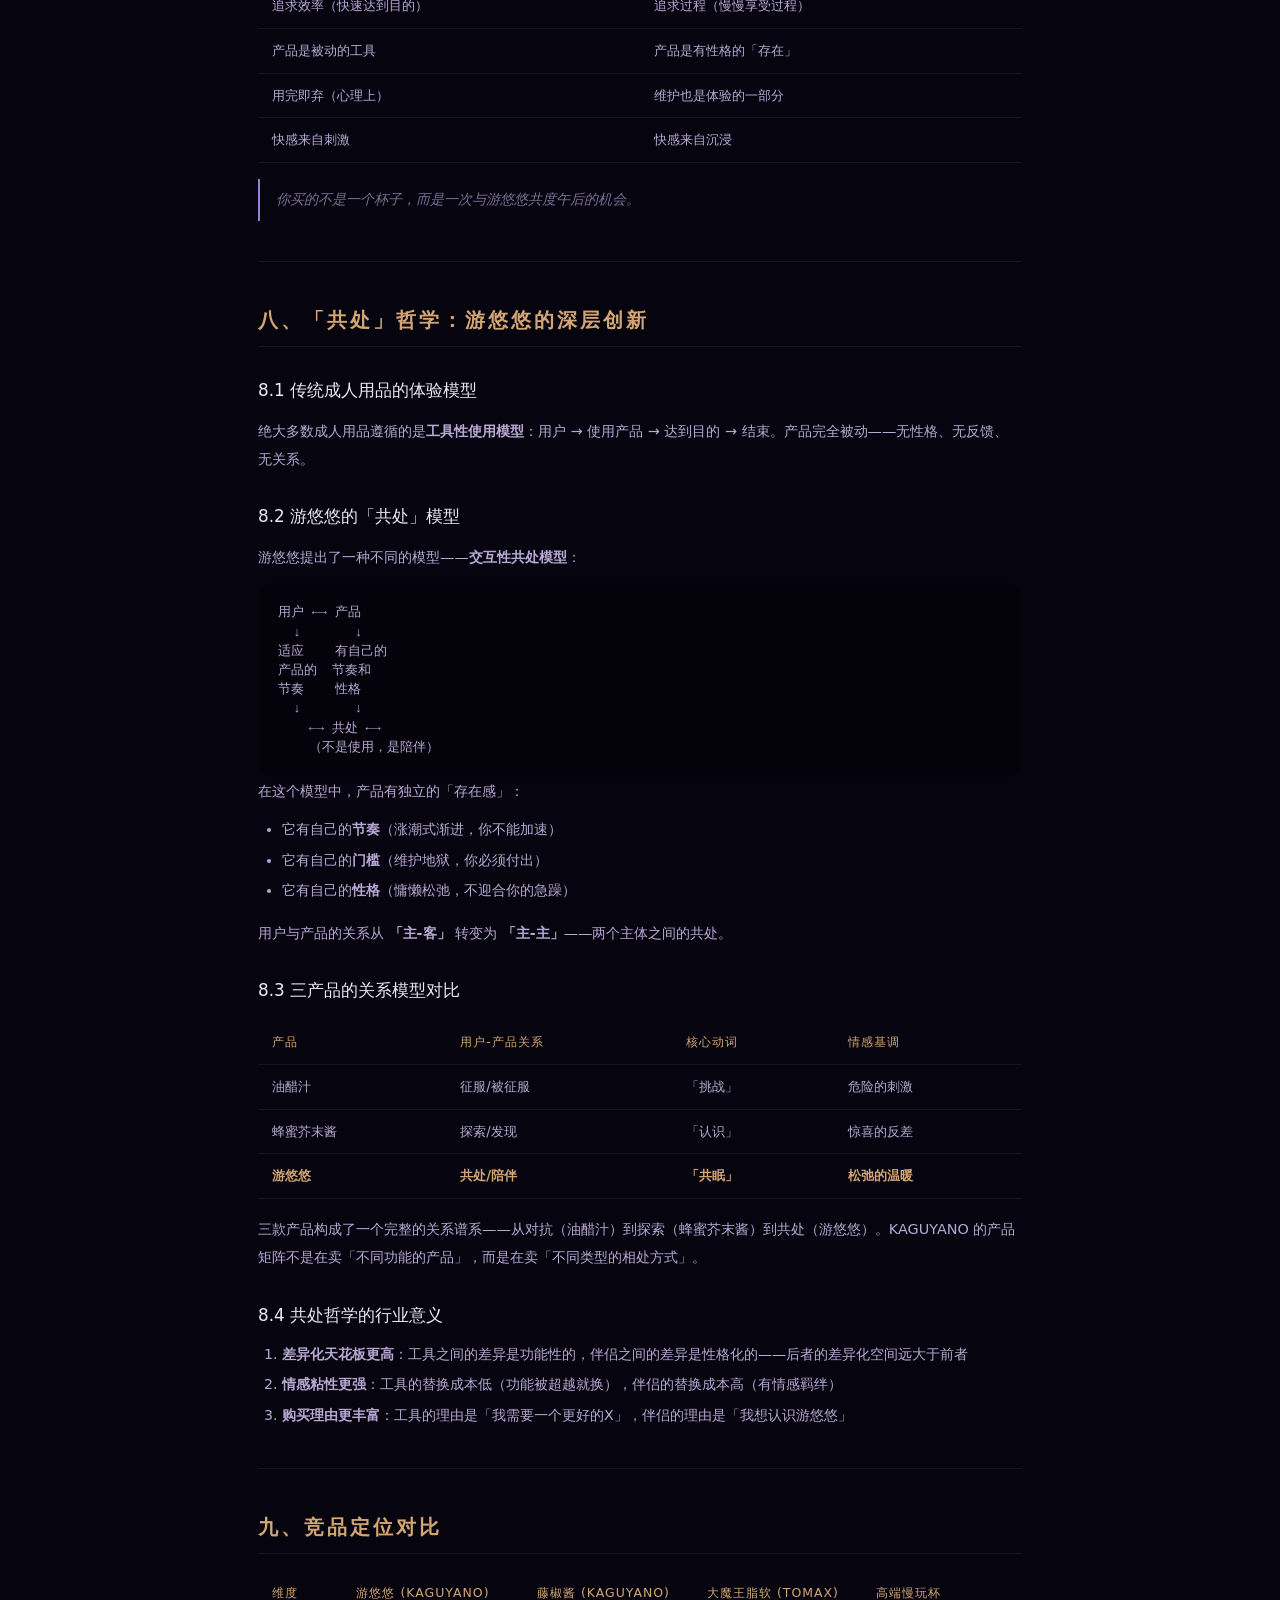
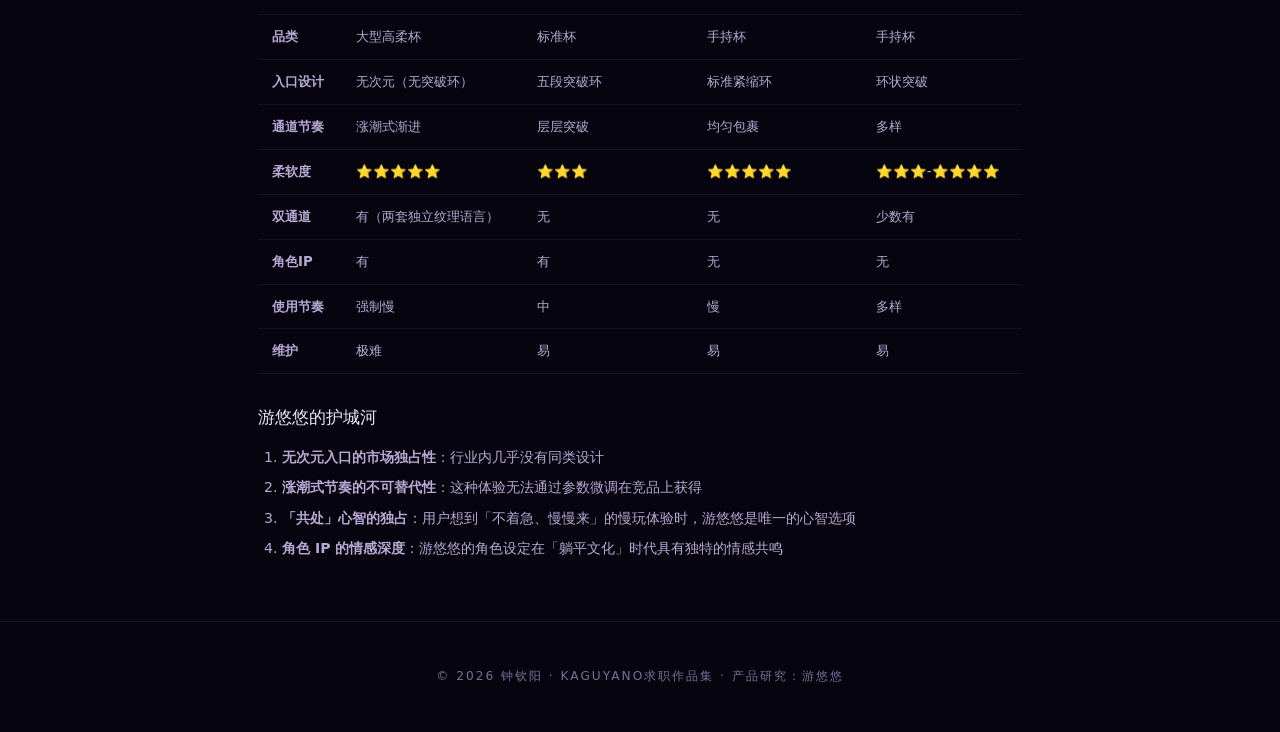
<file: works/youyou.html>
<!DOCTYPE html>
<html lang="zh-CN">
<head>
<meta charset="UTF-8">
<meta name="viewport" content="width=device-width, initial-scale=1.0">
<title>产品研究：游悠悠 · 作品集</title>
<style>
  :root{
    --bg-deep:#06050f;--bg-card:rgba(20,16,45,0.5);--text-primary:#ece6f5;
    --text-secondary:#b8a8d4;--text-muted:#7a6e95;--accent-purple:#9b7fd4;
    --accent-amber:#d4a574;--glass-border:rgba(140,110,210,0.12);
    --radius:16px;--max-w:820px
  }
  *,*::before,*::after{box-sizing:border-box;margin:0;padding:0}
  body{
    font-family:'PingFang SC','Microsoft YaHei','Hiragino Sans GB',system-ui,sans-serif;
    background:var(--bg-deep);color:var(--text-primary);line-height:1.8;
    -webkit-font-smoothing:antialiased;
  }
  body::before{
    content:'';position:fixed;top:0;left:0;width:100%;height:100%;
    background:radial-gradient(ellipse at 70% 10%,rgba(120,80,200,0.05),transparent 45%),
               radial-gradient(ellipse at 30% 65%,rgba(200,150,100,0.03),transparent 40%);
    pointer-events:none;z-index:0;
  }
  .container{max-width:var(--max-w);margin:0 auto;padding:0 28px;position:relative;z-index:1}
  nav{
    position:sticky;top:0;z-index:50;
    background:rgba(8,6,20,0.78);backdrop-filter:blur(20px);
    border-bottom:1px solid var(--glass-border);padding:0 28px;
  }
  .nav-inner{max-width:var(--max-w);margin:0 auto;display:flex;align-items:center;justify-content:space-between;height:56px}
  .nav-back{color:var(--accent-purple);text-decoration:none;font-size:0.88rem;letter-spacing:1px;transition:0.2s}
  .nav-back:hover{color:var(--text-primary)}
  .nav-title{font-size:0.82rem;color:var(--text-muted)}

  header{
    padding:64px 0 44px;text-align:center;
    background:linear-gradient(170deg,rgba(80,50,130,0.06),rgba(20,12,40,0.03));
  }
  header .cover{font-size:4.5rem;margin-bottom:14px}
  header h1{font-size:2rem;font-weight:700;letter-spacing:4px;margin-bottom:6px}
  header .subtitle{color:var(--text-muted);font-size:0.9rem;letter-spacing:2px}
  header .tags{display:flex;justify-content:center;gap:10px;margin-top:20px;flex-wrap:wrap}
  header .tags span{
    font-size:0.7rem;padding:4px 12px;border-radius:20px;
    background:rgba(120,100,200,0.1);color:var(--accent-purple);letter-spacing:1px;
  }

  section{padding:44px 0}
  section h2{
    font-size:1.25rem;font-weight:600;letter-spacing:3px;
    margin-bottom:18px;color:var(--accent-amber);
    padding-bottom:8px;border-bottom:1px solid var(--glass-border);
  }
  section h3{font-size:1.05rem;font-weight:500;color:var(--text-primary);margin:28px 0 12px}
  section h4{font-size:0.95rem;font-weight:500;color:var(--accent-purple);margin:20px 0 8px}
  section p{font-size:0.9rem;color:var(--text-secondary);margin-bottom:12px;line-height:1.95}
  section ul,section ol{padding-left:24px;margin-bottom:16px}
  section li{font-size:0.88rem;color:var(--text-secondary);margin-bottom:6px;line-height:1.75}
  table{width:100%;border-collapse:collapse;margin:16px 0;font-size:0.83rem}
  th,td{padding:10px 14px;text-align:left;border-bottom:1px solid var(--glass-border)}
  th{color:var(--accent-amber);font-weight:500;font-size:0.78rem;letter-spacing:1px;white-space:nowrap}
  td{color:var(--text-secondary)}
  blockquote{
    border-left:2px solid var(--accent-purple);padding:8px 16px;
    margin:16px 0;color:var(--text-muted);font-style:italic;font-size:0.88rem;
  }
  hr{border:none;border-top:1px solid var(--glass-border);margin:40px 0}
  pre{
    background:rgba(0,0,0,0.25);padding:20px;border-radius:var(--radius);
    overflow-x:auto;font-size:0.8rem;color:var(--text-secondary);line-height:1.5;
  }

  /* ---- 通道结构图 ---- */
  .channel-diagram{
    background:rgba(10,8,30,0.6);border:1px solid var(--glass-border);
    border-radius:var(--radius);padding:32px 24px;margin:24px 0;
    overflow-x:auto;
  }
  .channel-diagram h4{
    text-align:center;color:var(--accent-amber);margin-bottom:20px;font-size:0.9rem;letter-spacing:2px;
  }
  .channel-bar{
    display:flex;align-items:stretch;justify-content:center;gap:0;
    min-width:600px;margin:0 auto;position:relative;
  }
  .channel-phase{
    flex:1;padding:22px 14px;text-align:center;
    border:1px solid rgba(140,110,210,0.2);
    position:relative;transition:0.3s;
  }
  .channel-phase:first-child{border-radius:12px 0 0 12px}
  .channel-phase:last-child{border-radius:0 12px 12px 0}
  .channel-phase:hover{
    background:rgba(120,90,180,0.08);border-color:var(--accent-purple);z-index:2;
  }
  .channel-phase .phase-name{
    font-size:1rem;font-weight:600;color:var(--text-primary);margin-bottom:6px;letter-spacing:1px;
  }
  .channel-phase .phase-range{
    font-size:0.7rem;color:var(--accent-purple);margin-bottom:8px;letter-spacing:1px;
  }
  .channel-phase .phase-desc{
    font-size:0.76rem;color:var(--text-secondary);line-height:1.6;
  }
  .channel-phase .phase-icon{font-size:1.5rem;margin-bottom:6px}
  .channel-arrow{
    display:flex;align-items:center;color:var(--accent-purple);
    font-size:1.2rem;padding:0 2px;
  }

  /* 通道截面示意 */
  .channel-cross{
    display:flex;gap:20px;justify-content:center;flex-wrap:wrap;margin:24px 0;
  }
  .cross-item{
    text-align:center;background:rgba(20,16,45,0.4);
    border:1px solid var(--glass-border);border-radius:var(--radius);
    padding:20px;width:160px;
  }
  .cross-item .cross-svg{width:80px;height:80px;margin:0 auto 10px}
  .cross-item .cross-label{font-size:0.8rem;color:var(--accent-amber);letter-spacing:1px;margin-bottom:4px}
  .cross-item .cross-desc{font-size:0.72rem;color:var(--text-muted);line-height:1.5}

  footer{text-align:center;padding:44px 0;font-size:0.76rem;color:var(--text-muted);letter-spacing:2px;border-top:1px solid var(--glass-border)}

  @media(max-width:640px){
    header h1{font-size:1.4rem}
    .channel-bar{flex-direction:column;min-width:auto}
    .channel-phase{border-radius:0!important}
    .channel-phase:first-child{border-radius:12px 12px 0 0!important}
    .channel-phase:last-child{border-radius:0 0 12px 12px!important}
    .channel-arrow{transform:rotate(90deg)}
  }
</style>
</head>
<body>

<nav>
  <div class="nav-inner">
    <a href="../index.html" class="nav-back">← 返回作品集</a>
    <span class="nav-title">产品研究</span>
  </div>
</nav>

<header>
  <div class="container">
    <div class="cover">😴</div>
    <h1>产品研究：游悠悠</h1>
    <p class="subtitle">「慵懒午后的慢玩沉浸」— 共处哲学与行为设计</p>
    <div class="tags">
      <span>产品研究</span><span>慢玩</span><span>行为设计</span><span>共处哲学</span>
    </div>
  </div>
</header>

<section>
<div class="container">

<h2>一、产品概览</h2>

<blockquote>一款以「共处」替代「使用」、通过物理参数迫使用户慢下来的大型慢玩沉浸杯。</blockquote>

<p>游悠悠是 KAGUYANO 产品线中一个<strong>独立于多雷米学院世界观</strong>的系列产品。它在品牌角色谱系中代表了一个独特的「慢」的极值——如果说油醋汁是「危险的狂野」、蜂蜜芥末酱是「表里的反差」，那游悠悠就是「彻底的松弛」。</p>

<p>游悠悠最根本的设计突破，在于它<strong>重新定义了人与产品的关系</strong>——从「你使用它」转变为「你与它共处」。这种关系在成人用品中是极其罕见的，也是它成为话题产品的最深层原因。</p>

<hr>

<h2>二、角色设定深度解析</h2>

<h3>2.1 基本档案</h3>

<table>
<tr><th style="width:120px">角色名</th><td>游悠悠</td></tr>
<tr><th>所属系列</th><td>KAGUYANO 独立系列（非多雷米学院体系）</td></tr>
<tr><th>PV 标题</th><td>「慵卧小憩邀共眠」</td></tr>
<tr><th>PV 平台</th><td>Bilibili（BV1qTjvzpE1X）</td></tr>
<tr><th>性格关键词</th><td>慵懒、松弛、邀人共眠、慢节奏、「躺平系」</td></tr>
<tr><th>核心标签</th><td>不着急、慢慢来、享受当下、共处感</td></tr>

</table>

<h3>2.2 性格深度分析</h3>

<p>游悠悠在 KAGUYANO 的角色体系中代表了一个前所未有的类型——<strong>不制造紧张、不提供挑战、不强调反差，只是「在那里」的存在。</strong></p>

<h4>与品牌其他角色的根本差异</h4>

<table>
<tr><th>角色</th><th>情感基调</th><th>用户关系</th><th>行为指令</th></tr>
<tr><td>油醋汁</td><td>危险刺激</td><td>征服/被征服</td><td>「来挑战我」</td></tr>
<tr><td>蜂蜜芥末酱</td><td>反差惊喜</td><td>探索/发现</td><td>「来认识真正的我」</td></tr>
<tr><td style="color:var(--accent-amber)"><strong>游悠悠</strong></td><td style="color:var(--accent-amber)"><strong>松弛宁静</strong></td><td style="color:var(--accent-amber)"><strong>共处/陪伴</strong></td><td style="color:var(--accent-amber)"><strong>「来和我一起睡个午觉」</strong></td></tr>
</table>

<p>游悠悠是唯一一个<strong>不对用户提出任何要求</strong>的角色。她不说「来征服我」、「来探索我」——她说的是「来和我一起睡个午觉吧」。</p>

<h4>「慵卧小憩邀共眠」的情绪解读</h4>

<table>
<tr><th>字词</th><th>情绪信号</th><th>设计映射</th></tr>
<tr><td><strong>慵</strong></td><td>不积极、不主动、不迎合</td><td>产品不会给你「即时反馈」，你必须等待</td></tr>
<tr><td><strong>卧</strong></td><td>躺平、放松、无防备</td><td>材质极度柔软，没有硬结构</td></tr>
<tr><td><strong>小憩</strong></td><td>短暂、不沉重、可中断</td><td>不是「一整夜的纠缠」，而是「一个午后的陪伴」</td></tr>
<tr><td><strong>邀</strong></td><td>邀请而非命令</td><td>没有突破环、没有关卡，是平滑的「滑入」</td></tr>
<tr><td><strong>共眠</strong></td><td>共同、平等、陪伴</td><td>「共处」的核心理念</td></tr>
</table>

<h4>躺平文化的时代共鸣</h4>

<p>游悠悠的角色设定与当代中国年轻群体中的「躺平」「佛系」文化存在深刻的精神共鸣。在一个加速内卷的时代，一个说「不着急、慢慢来」的角色，提供的不仅是生理体验，更是一种<strong>心理上的反内卷出口</strong>。</p>

<p>游悠悠的用户不是在「消费一个产品」，而是在「进行一次精神上的逃逸」——暂时离开那个不断要求你效率、速度、结果的世界，进入一个「慵卧小憩」的平行时空。</p>

<hr>

<h2>三、产品物理参数</h2>

<h3>3.1 基础规格</h3>

<table>
<tr><th>维度</th><th>详情</th></tr>
<tr><td>产品类型</td><td>大型高柔软度杯（双通道）</td></tr>
<tr><td>材质</td><td>布丁科技 TPE，材质质量高</td></tr>
<tr><td>柔软度</td><td>⭐⭐⭐⭐⭐ — 超高，布丁般 Q 弹，接近大魔王脂软级别</td></tr>
<tr><td>通道数量</td><td>双通道（主通道 + 副通道）</td></tr>
<tr><td>气味控制</td><td>优秀，气味少</td></tr>
<tr><td>表面处理</td><td>外形纹理清晰细腻，清洁后手感清爽</td></tr>
<tr><td>润滑建议</td><td>推荐稀薄型润滑液（如宇宙之爱），避免高粘度遮盖纹理细节</td></tr>
</table>

<h3>3.2 材质特性</h3>

<table>
<tr><th>维度</th><th>表现</th><th>说明</th></tr>
<tr><td>柔软度</td><td>极致</td><td>接近大魔王脂软级别，布丁般Q弹</td></tr>
<tr><td>表面处理</td><td>优异</td><td>外形纹理清晰细腻，这在极软材质中很难得</td></tr>
<tr><td>气味控制</td><td>优秀</td><td>被认为是布丁系列中材料品质最好的一款</td></tr>
<tr><td>出油量</td><td>控制良好</td><td>相比油醋汁/蜂蜜芥末酱有明显改善</td></tr>
<tr><td>握持感</td><td>差</td><td>太软 + 大型，运动中难以着力</td></tr>
<tr><td>维护难度</td><td>极高</td><td>大型 + 极软 = 维护地狱</td></tr>
</table>

<h3>3.3 「维护地狱」详解</h3>

<table>
<tr><th>维护步骤</th><th>困难点</th></tr>
<tr><td><strong>取出</strong></td><td>太软，从收纳盒中取出时容易变形</td></tr>
<tr><td><strong>握持</strong></td><td>太软，清洗时单手难以稳定握持</td></tr>
<tr><td><strong>翻洗</strong></td><td>太软 + 材质韧性高，翻面清洗困难</td></tr>
<tr><td><strong>干燥</strong></td><td>通道深且材质吸水，自然晾干极慢</td></tr>
<tr><td><strong>收纳</strong></td><td>不能长期同一姿势存放</td></tr>
</table>

<blockquote>这不是品控问题，而是极致柔软路线的物理代价——正如油醋汁的维护困难是「狂野不羁」的延伸，游悠悠的维护困难是「慵懒」的延伸：她不会伺候你，你必须为她付出耐心。</blockquote>

<hr>

<h2>四、通道结构详解</h2>

<h3>4.1 主通道（无次元 + 逐步收紧）</h3>

<p>这是游悠悠最具创新性的设计特征，也是它与品牌其他产品及市面上绝大多数产品的根本区隔。</p>

<table>
<tr><th>特征</th><th>描述</th></tr>
<tr><td><strong>入口类型</strong></td><td><strong>无次元</strong> — 没有环状紧缩结构，平滑渐进</td></tr>
<tr><td><strong>纹理类型</strong></td><td>纵向纹理 + 环状纹理复合</td></tr>
<tr><td><strong>通道走势</strong></td><td>前段到中段逐渐变窄，后段有紧缩突破结构</td></tr>
<tr><td><strong>体验节奏</strong></td><td>涨潮式渐次包裹 → 中段纹理叠加 → 后段紧缩突破</td></tr>
<tr><td><strong>核心感受</strong></td><td>「一波一波逐渐淹没」的沉浸感</td></tr>
</table>

<h4>「无次元」设计的革命性</h4>

<p>在成人用品行业中，绝大多数产品的入口都设计了某种形式的环状紧缩——这是模拟生理结构的标准做法。KAGUYANO 自家的藤椒酱更是把这种设计推到极致（「五段突破环」）。</p>

<p>游悠悠的「无次元」是对这个行业惯例的<strong>主动违背</strong>：</p>
<ul>
<li>没有入口的「突破仪式」→ 滑入是平滑的、不需要「闯关」</li>
<li>没有明确的「里面了」的时刻 → 进入的边界是模糊的</li>
<li>快感是逐渐累积的，而非瞬间爆发的</li>
</ul>

<blockquote>共眠不是「闯入」，而是「滑入」。你不应该感受到一个明确的「现在开始了」的节点，而是应该像入睡一样，在不知不觉中进入状态。</blockquote>

<h4>「涨潮式」的节奏设计</h4>

<table>
<tr><th>阶段</th><th>通道变化</th><th>体验</th><th>时长</th></tr>
<tr><td><strong>入口</strong></td><td>无次元平滑</td><td>温润，无明确边界</td><td>自由控制</td></tr>
<tr><td><strong>前段</strong></td><td>逐渐变窄 + 纵向纹理</td><td>渐强的包裹感</td><td>中</td></tr>
<tr><td><strong>中段</strong></td><td>环状纹理叠加</td><td>纹理层次的丰富化</td><td>中长</td></tr>
<tr><td><strong>后段</strong></td><td>紧缩 + 突破结构</td><td>节奏变化的高点</td><td>短</td></tr>
</table>

<p>这种设计创造了一种罕见的体验节奏——<strong>不是「进去→出来」的往复循环，而是「越来越深→越来越紧→突破」的单向渐进</strong>。它让用户自然放慢节奏，因为加快节奏反而会浪费这个精心设计的通道结构。</p>

<h3>4.2 副通道（颗粒设计）</h3>

<table>
<tr><th>特征</th><th>描述</th></tr>
<tr><td><strong>入口类型</strong></td><td>紧致环状，入口压迫感强</td></tr>
<tr><td><strong>纹理类型</strong></td><td>颗粒为主，触感直接清晰</td></tr>
<tr><td><strong>紧致度</strong></td><td>从入口开始就高于主通道</td></tr>
<tr><td><strong>体验定位</strong></td><td><strong>直接刺激的反差</strong></td></tr>
</table>

<h3>4.3 主副通道的设计对比</h3>

<table>
<tr><th>维度</th><th>主通道</th><th>副通道</th></tr>
<tr><td><strong>设计语言</strong></td><td>渐进的「潮水」</td><td>直接的「颗粒」</td></tr>
<tr><td><strong>入口体验</strong></td><td>无次元平滑滑入</td><td>环状紧缩+压迫感</td></tr>
<tr><td><strong>纹理特点</strong></td><td>纵向+环状的复合层次</td><td>颗粒的清晰直接</td></tr>
<tr><td><strong>节奏</strong></td><td>由慢到快，逐步累积</td><td>从进入起就是明确的</td></tr>
<tr><td><strong>适合</strong></td><td>长期沉浸</td><td>快速切换刺激模式</td></tr>
</table>

<p>两个通道不是简单的「一慢一快」，而是使用了两套<strong>完全不同的纹理语言</strong>——主通道用「线」（纵向+环状）说话，副通道用「点」（颗粒）说话。这是游悠悠在双通道设计上比蜂蜜芥末酱更进一步的地方：不仅刺激度不同，连触感的「词汇」都不同。</p>

<hr>

<h2>五、通道结构图：「涨潮共眠」</h2>

<div class="channel-diagram">
  <h4>主通道纵剖面示意 — 四段涨潮式结构</h4>
  <div class="channel-bar">
    <div class="channel-phase" style="background:rgba(100,140,180,0.06)">
      <div class="phase-icon">🌊</div>
      <div class="phase-name">滑入</div>
      <div class="phase-range">入口段</div>
      <div class="phase-desc">无次元入口<br>无环状紧缩<br>平滑渐进<br>「不知不觉已在里面」</div>
    </div>
    <div class="channel-arrow">▸</div>
    <div class="channel-phase" style="background:rgba(110,150,190,0.06)">
      <div class="phase-icon">🌅</div>
      <div class="phase-name">涨潮</div>
      <div class="phase-range">前段</div>
      <div class="phase-desc">逐渐变窄<br>纵向纹理初现<br>包裹感渐强<br>「潮水慢慢涨上来」</div>
    </div>
    <div class="channel-arrow">▸</div>
    <div class="channel-phase" style="background:rgba(120,160,200,0.08)">
      <div class="phase-icon">🌀</div>
      <div class="phase-name">淹没</div>
      <div class="phase-range">中段</div>
      <div class="phase-desc">纵向+环状复合<br>纹理层次丰富<br>全方位包裹<br>「被潮水彻底淹没」</div>
    </div>
    <div class="channel-arrow">▸</div>
    <div class="channel-phase" style="background:rgba(130,170,210,0.08)">
      <div class="phase-icon">💫</div>
      <div class="phase-name">突破</div>
      <div class="phase-range">末段</div>
      <div class="phase-desc">紧缩突破结构<br>节奏变化的高点<br>累积快感的释放<br>「终于…」</div>
    </div>
  </div>
</div>

<div class="channel-diagram">
  <h4>副通道纵剖面示意 — 颗粒直接式结构</h4>
  <div class="channel-bar">
    <div class="channel-phase" style="background:rgba(140,100,160,0.08)">
      <div class="phase-icon">🎯</div>
      <div class="phase-name">压迫</div>
      <div class="phase-range">入口段</div>
      <div class="phase-desc">环状紧缩入口<br>压迫感强<br>「进入即挑战」</div>
    </div>
    <div class="channel-arrow">▸</div>
    <div class="channel-phase" style="background:rgba(155,110,170,0.08)">
      <div class="phase-icon">✨</div>
      <div class="phase-name">颗粒</div>
      <div class="phase-range">中段</div>
      <div class="phase-desc">密集颗粒纹理<br>触感直接清晰<br>「每一下都明确」</div>
    </div>
    <div class="channel-arrow">▸</div>
    <div class="channel-phase" style="background:rgba(170,120,180,0.08)">
      <div class="phase-icon">⚡</div>
      <div class="phase-name">释放</div>
      <div class="phase-range">末段</div>
      <div class="phase-desc">颗粒密度渐降<br>刺激回落<br>余韵清晰</div>
    </div>
  </div>
</div>

<div class="channel-cross">
  <div class="cross-item">
    <svg class="cross-svg" viewBox="0 0 80 80">
      <circle cx="40" cy="40" r="32" fill="none" stroke="rgba(140,180,220,0.22)" stroke-width="2"/>
      <circle cx="40" cy="40" r="22" fill="none" stroke="rgba(140,180,220,0.12)" stroke-width="1"/>
      <circle cx="40" cy="40" r="8" fill="rgba(160,200,230,0.08)"/>
      <text x="40" y="74" text-anchor="middle" fill="var(--text-muted)" font-size="9">滑入</text>
    </svg>
    <div class="cross-label">无次元入口</div>
    <div class="cross-desc">无环状紧缩<br>平滑渐进</div>
  </div>
  <div class="cross-item">
    <svg class="cross-svg" viewBox="0 0 80 80">
      <circle cx="40" cy="40" r="28" fill="none" stroke="rgba(130,170,210,0.3)" stroke-width="2"/>
      <circle cx="40" cy="40" r="16" fill="none" stroke="rgba(130,170,210,0.15)" stroke-width="1"/>
      <line x1="20" y1="30" x2="60" y2="30" stroke="rgba(160,190,220,0.2)" stroke-width="0.8"/>
      <line x1="20" y1="38" x2="60" y2="38" stroke="rgba(160,190,220,0.2)" stroke-width="0.8"/>
      <line x1="20" y1="46" x2="60" y2="46" stroke="rgba(160,190,220,0.2)" stroke-width="0.8"/>
      <text x="40" y="74" text-anchor="middle" fill="var(--text-muted)" font-size="9">涨潮</text>
    </svg>
    <div class="cross-label">纵向纹理渐显</div>
    <div class="cross-desc">渐窄通道<br>包裹渐强</div>
  </div>
  <div class="cross-item">
    <svg class="cross-svg" viewBox="0 0 80 80">
      <circle cx="40" cy="40" r="24" fill="none" stroke="rgba(120,160,200,0.3)" stroke-width="2.5"/>
      <circle cx="40" cy="40" r="14" fill="none" stroke="rgba(120,160,200,0.2)" stroke-width="1.5"/>
      <path d="M22 34 Q40 26 58 34" fill="none" stroke="rgba(150,180,210,0.35)" stroke-width="1.5"/>
      <path d="M22 46 Q40 54 58 46" fill="none" stroke="rgba(150,180,210,0.3)" stroke-width="1.5"/>
      <text x="40" y="74" text-anchor="middle" fill="var(--text-muted)" font-size="9">淹没</text>
    </svg>
    <div class="cross-label">纵向+环状复合</div>
    <div class="cross-desc">全方位包裹<br>潮水般淹没</div>
  </div>
  <div class="cross-item">
    <svg class="cross-svg" viewBox="0 0 80 80">
      <circle cx="40" cy="40" r="20" fill="none" stroke="rgba(140,170,210,0.35)" stroke-width="2.5"/>
      <circle cx="40" cy="40" r="7" fill="none" stroke="rgba(140,170,210,0.25)" stroke-width="1.5"/>
      <circle cx="40" cy="40" r="3" fill="rgba(160,190,220,0.15)"/>
      <text x="40" y="74" text-anchor="middle" fill="var(--text-muted)" font-size="9">突破</text>
    </svg>
    <div class="cross-label">紧缩突破</div>
    <div class="cross-desc">节奏高点<br>累积释放</div>
  </div>
</div>

<hr>

<h2>六、用户评测画像</h2>

<h3>6.1 好评维度</h3>

<h4>🟢 包裹感极强（核心好评点）</h4>
<blockquote>「涨潮式的渐次挤压，是一种独特的节奏体验。」</blockquote>
<p>游悠悠的「涨潮式」包裹被多位评测者作为它与其它产品的核心区分点来强调。这种体验在行业中非常罕见。</p>

<h4>🟢 双通道各有独立的设计语言</h4>
<p>不是简单的「一个慢一个快」，而是两个通道有各自的纹理语言和节奏设计。用户感知到的是两个独立设计的产品合二为一——这大幅提升了价值感知。</p>

<h4>🟢 材质柔软度与表面处理兼具</h4>
<p>在极软材质中实现了较好的表面处理——不是「软到一摊泥」的感觉，而是有细节、有纹理的「精致软」。</p>

<h4>🟢 气味控制出色</h4>
<p>在布丁系列中被认为是材料品质最好的一款。出油控制和气味控制的改善，说明KAGUYANO在材质工艺上确实在迭代优化。</p>

<h4>🟢 慢玩沉浸感</h4>
<blockquote>「不适合快速操作，适合有独立空间、偏好慢慢享受的玩家。」</blockquote>
<p>对于匹配的用户群体，游悠悠提供了一种极为稀有的慢节奏沉浸体验。在一个几乎所有产品都在卷「更刺激」「更紧」「更突破」的品类中，游悠悠反其道而行之。</p>

<h3>6.2 批评维度</h3>

<h4>🔴 维护地狱（最高频批评）</h4>
<blockquote>「大 + 软的组合使得清洗极其困难——取出来不容易，握持不容易，翻洗不容易，晾干不容易。」</blockquote>

<h4>🔴 不适合快节奏用户</h4>
<blockquote>「如果追求快速高效，会让你感到费力不讨好。」</blockquote>

<h4>🔴 握持操作不便</h4>
<blockquote>「太软导致运动中难以着力，尤其是单手操作。」</blockquote>

<h3>6.3 用户满意度画像</h3>

<pre>
                  ⬜ 维护便捷性（极低）
         🟩⬜⬜⬜⬜
              ⬜
      🟩🟩🟩🟩🟩  包裹感（顶级）
      🟩🟩🟩🟩🟩
      🟩🟩🟩🟩⬜  材质/气味（优秀）
      🟩🟩🟩🟩⬜
      🟩🟩🟩🟩⬜  双通道设计（优秀）
      🟩🟩🟩⬜⬜
      🟩🟩🟩⬜⬜  慢玩沉浸（优秀）
      🟩🟩🟩⬜⬜
         ⬜⬜⬜  握持操作（差）
</pre>

<p>游悠悠的用户满意度呈现<strong>强烈的两极分化</strong>：对于「慢玩家」群体，它是几乎没有替代品的神作；对于「快节奏」用户，它是不便且无趣的。这种分化恰恰证明游悠悠在产品设计上的<strong>不妥协</strong>——它没有试图做一个「让所有人都能用」的折中方案。</p>

<hr>

<h2>七、通感设计：从角色到体验</h2>

<h3>7.1 通感翻译全链</h3>

<pre>
┌──────────────────────────────────────────────────────────────┐
│                   游悠悠 · 通感翻译链                          │
├──────────────────────────────────────────────────────────────┤
│                                                              │
│  [角色情绪]         [使用场景]           [物理体验]            │
│                                                              │
│  慵卧小憩           不着急 · 慢         涨潮式渐进包裹         │
│  ────────    →     ──────────    →      ──────────            │
│  邀共眠             需要耐心            无次元平滑入口         │
│  松弛感             沉浸式共处          回弹细腻绵长           │
│                                                              │
│        ┌──────────────────────────────────────┐              │
│        │  核心通感连接词：共处的沉浸感           │              │
│        └──────────────────────────────────────┘              │
└──────────────────────────────────────────────────────────────┘
</pre>

<h3>7.2 逐层翻译</h3>

<p><strong>第一层：角色情绪 → 产品结构的核心决策</strong></p>

<p>游悠悠的 PV 标题「慵卧小憩邀共眠」给出了明确的设计指令：<strong>这不是一场激烈的对抗，而是一次慵懒的共处。</strong></p>

<p>这个指令被翻译为产品最核心的结构决策——<strong>「无次元」入口</strong>：</p>

<table>
<tr><th>如果角色是「来挑战我」</th><td>→ 设计入口有突破环</td><td>→ 藤椒酱的五段突破环</td></tr>
<tr><th style="color:var(--accent-amber)"><strong>如果角色是「来共眠」</strong></th><td style="color:var(--accent-amber)"><strong>→ 设计无次元入口</strong></td><td style="color:var(--accent-amber)"><strong>→ 游悠悠</strong></td></tr>
</table>

<p>无次元意味着：进入时没有「突破」的仪式，没有「成功进去了！」的节点。正如你躺在一个人身边慢慢入睡的过程——没有剧烈的心跳，只有逐渐放缓的呼吸。</p>

<p><strong>第二层：产品结构 → 使用心理</strong></p>

<p>游悠悠通过物理参数<strong>迫使</strong>用户慢下来：</p>

<table>
<tr><th>物理特征</th><th>行为限制</th><th>心理效果</th></tr>
<tr><td>大型 + 极软</td><td>无法快速操作</td><td>你必须放慢节奏</td></tr>
<tr><td>涨潮式渐进包裹</td><td>快感逐渐累积，非瞬间爆发</td><td>你必须等待</td></tr>
<tr><td>维护地狱</td><td>清洗需要耐心</td><td>你的投入延续到使用后</td></tr>
<tr><td>无次元入口</td><td>没有「进入」的明确节点</td><td>你不知不觉中「已经在里面了」</td></tr>
</table>

<p>这是一套完整的<strong>行为设计系统</strong>——不是「建议」你慢下来，而是通过物理参数<strong>强迫</strong>你慢下来。你无法以急躁的方式与游悠悠互动。</p>

<p><strong>第三层：「共处」替代「使用」的哲学</strong></p>

<table>
<tr><th>传统产品逻辑</th><th>游悠悠的逻辑</th></tr>
<tr><td>你使用它</td><td>你与它共处</td></tr>
<tr><td>追求效率（快速达到目的）</td><td>追求过程（慢慢享受过程）</td></tr>
<tr><td>产品是被动的工具</td><td>产品是有性格的「存在」</td></tr>
<tr><td>用完即弃（心理上）</td><td>维护也是体验的一部分</td></tr>
<tr><td>快感来自刺激</td><td>快感来自沉浸</td></tr>
</table>

<blockquote>你买的不是一个杯子，而是一次与游悠悠共度午后的机会。</blockquote>

<hr>

<h2>八、「共处」哲学：游悠悠的深层创新</h2>

<h3>8.1 传统成人用品的体验模型</h3>

<p>绝大多数成人用品遵循的是<strong>工具性使用模型</strong>：用户 → 使用产品 → 达到目的 → 结束。产品完全被动——无性格、无反馈、无关系。</p>

<h3>8.2 游悠悠的「共处」模型</h3>

<p>游悠悠提出了一种不同的模型——<strong>交互性共处模型</strong>：</p>

<pre>
用户 ←→ 产品
  ↓       ↓
适应    有自己的
产品的  节奏和
节奏    性格
  ↓       ↓
    ←→ 共处 ←→
    （不是使用，是陪伴）
</pre>

<p>在这个模型中，产品有独立的「存在感」：</p>
<ul>
<li>它有自己的<strong>节奏</strong>（涨潮式渐进，你不能加速）</li>
<li>它有自己的<strong>门槛</strong>（维护地狱，你必须付出）</li>
<li>它有自己的<strong>性格</strong>（慵懒松弛，不迎合你的急躁）</li>
</ul>

<p>用户与产品的关系从 <strong>「主-客」</strong> 转变为 <strong>「主-主」</strong>——两个主体之间的共处。</p>

<h3>8.3 三产品的关系模型对比</h3>

<table>
<tr><th>产品</th><th>用户-产品关系</th><th>核心动词</th><th>情感基调</th></tr>
<tr><td>油醋汁</td><td>征服/被征服</td><td>「挑战」</td><td>危险的刺激</td></tr>
<tr><td>蜂蜜芥末酱</td><td>探索/发现</td><td>「认识」</td><td>惊喜的反差</td></tr>
<tr><td style="color:var(--accent-amber)"><strong>游悠悠</strong></td><td style="color:var(--accent-amber)"><strong>共处/陪伴</strong></td><td style="color:var(--accent-amber)"><strong>「共眠」</strong></td><td style="color:var(--accent-amber)"><strong>松弛的温暖</strong></td></tr>
</table>

<p>三款产品构成了一个完整的关系谱系——从对抗（油醋汁）到探索（蜂蜜芥末酱）到共处（游悠悠）。KAGUYANO 的产品矩阵不是在卖「不同功能的产品」，而是在卖「不同类型的相处方式」。</p>

<h3>8.4 共处哲学的行业意义</h3>
<ol>
<li><strong>差异化天花板更高</strong>：工具之间的差异是功能性的，伴侣之间的差异是性格化的——后者的差异化空间远大于前者</li>
<li><strong>情感粘性更强</strong>：工具的替换成本低（功能被超越就换），伴侣的替换成本高（有情感羁绊）</li>
<li><strong>购买理由更丰富</strong>：工具的理由是「我需要一个更好的X」，伴侣的理由是「我想认识游悠悠」</li>
</ol>

<hr>

<h2>九、竞品定位对比</h2>

<table>
<tr><th>维度</th><th>游悠悠 (KAGUYANO)</th><th>藤椒酱 (KAGUYANO)</th><th>大魔王脂软 (TOMAX)</th><th>高端慢玩杯</th></tr>
<tr><td><strong>品类</strong></td><td>大型高柔杯</td><td>标准杯</td><td>手持杯</td><td>手持杯</td></tr>
<tr><td><strong>入口设计</strong></td><td>无次元（无突破环）</td><td>五段突破环</td><td>标准紧缩环</td><td>环状突破</td></tr>
<tr><td><strong>通道节奏</strong></td><td>涨潮式渐进</td><td>层层突破</td><td>均匀包裹</td><td>多样</td></tr>
<tr><td><strong>柔软度</strong></td><td>⭐⭐⭐⭐⭐</td><td>⭐⭐⭐</td><td>⭐⭐⭐⭐⭐</td><td>⭐⭐⭐-⭐⭐⭐⭐</td></tr>
<tr><td><strong>双通道</strong></td><td>有（两套独立纹理语言）</td><td>无</td><td>无</td><td>少数有</td></tr>
<tr><td><strong>角色IP</strong></td><td>有</td><td>有</td><td>无</td><td>无</td></tr>
<tr><td><strong>使用节奏</strong></td><td>强制慢</td><td>中</td><td>慢</td><td>多样</td></tr>
<tr><td><strong>维护</strong></td><td>极难</td><td>易</td><td>易</td><td>易</td></tr>
</table>

<h3>游悠悠的护城河</h3>
<ol>
<li><strong>无次元入口的市场独占性</strong>：行业内几乎没有同类设计</li>
<li><strong>涨潮式节奏的不可替代性</strong>：这种体验无法通过参数微调在竞品上获得</li>
<li><strong>「共处」心智的独占</strong>：用户想到「不着急、慢慢来」的慢玩体验时，游悠悠是唯一的心智选项</li>
<li><strong>角色 IP 的情感深度</strong>：游悠悠的角色设定在「躺平文化」时代具有独特的情感共鸣</li>
</ol>

</div>
</section>

<footer>© 2026 钟钦阳 · KAGUYANO求职作品集 · 产品研究：游悠悠</footer>
</body>
</html>
</file>
